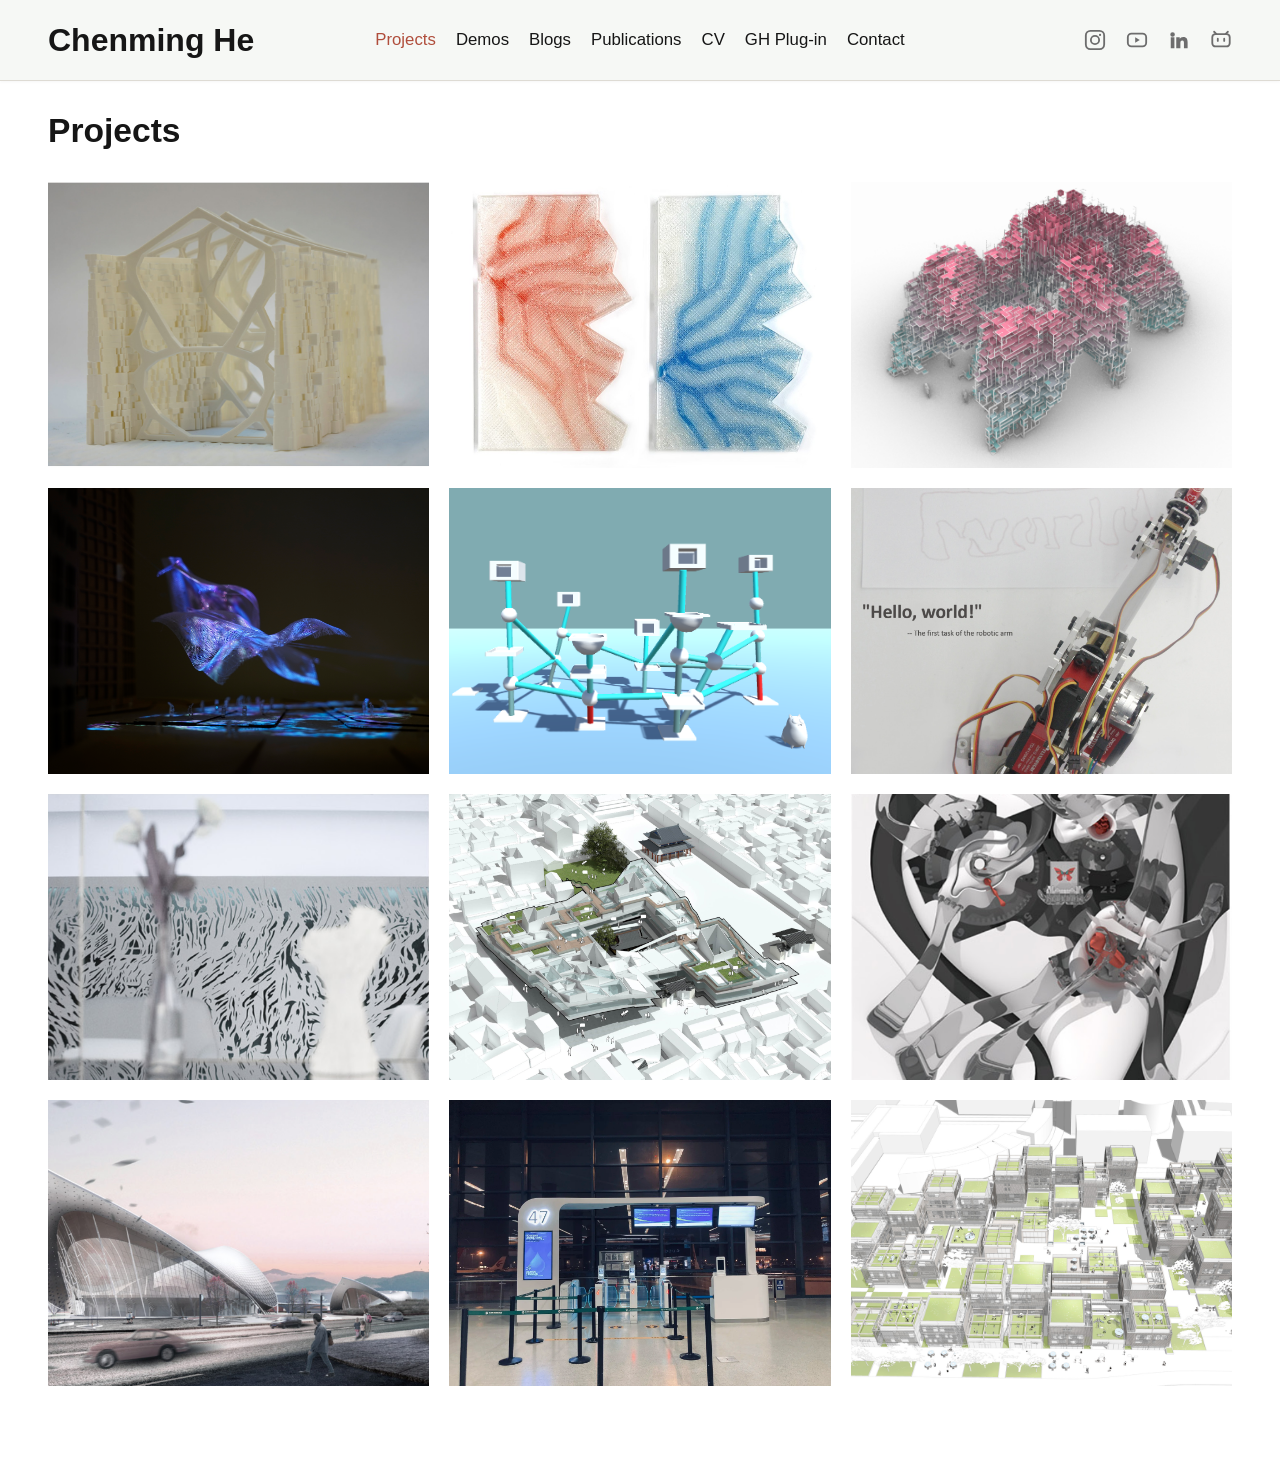
<file: index.html>
<!doctype html>
<html lang="en">
  <head>
    <meta charset="utf-8">
    <meta name="viewport" content="width=device-width, initial-scale=1">
    <title>Chenming He</title>
    <meta name="description" content="Portfolio of Chenming He: computational design, digital fabrication, interactive design, and architectural research.">
    <link rel="stylesheet" href="assets/css/site.css">
  </head>
  <body data-page="projects">
    <a class="skip-link" href="#main">Skip to content</a>
    <header class="site-header">
      <div class="site-header-inner">
      <a class="site-title" href="index.html">Chenming He</a>
      <nav class="site-nav" aria-label="Primary navigation">
        <a href="index.html" aria-current="page">Projects</a>
        <a href="demos.html">Demos</a>
        <a href="blogs.html">Blogs</a>
        <a href="publications.html">Publications</a>
        <a href="cv.html">CV</a>
        <a href="gh-plugins.html">GH Plug-in</a>
        <a href="contact.html">Contact</a>
      </nav>
      <nav class="social-nav" aria-label="Social links">
        <a href="https://instagram.com/chenming_he?igshid=OGQ5ZDc2ODk2ZA==" target="_blank" rel="noreferrer" aria-label="Instagram"><svg viewBox="0 0 24 24" fill="none" stroke="currentColor" stroke-width="2" stroke-linecap="round" stroke-linejoin="round" aria-hidden="true"><rect x="2" y="2" width="20" height="20" rx="5"/><circle cx="12" cy="12" r="4.5"/><circle cx="17.5" cy="6.5" r="1.2" fill="currentColor" stroke="none"/></svg></a>
        <a href="https://www.youtube.com/@chenminghe8218/featured" target="_blank" rel="noreferrer" aria-label="YouTube"><svg viewBox="0 0 24 24" fill="none" stroke="currentColor" stroke-width="2" stroke-linecap="round" stroke-linejoin="round" aria-hidden="true"><rect x="2" y="5" width="20" height="14" rx="4"/><path d="M10 9l5 3-5 3z" fill="currentColor" stroke="none"/></svg></a>
        <a href="http://linkedin.com/in/chenminghe" target="_blank" rel="noreferrer" aria-label="LinkedIn"><svg viewBox="0 0 24 24" fill="currentColor" stroke="none" aria-hidden="true"><path d="M4.98 3.5A2.5 2.5 0 1 0 5 8.5 2.5 2.5 0 0 0 4.98 3.5zM3 9h4v12H3zM9 9h3.8v1.7h.05c.53-1 1.83-2.05 3.77-2.05 4.03 0 4.78 2.65 4.78 6.1V21h-4v-5.4c0-1.29-.02-2.95-1.8-2.95-1.8 0-2.08 1.4-2.08 2.85V21H9z"/></svg></a>
        <a href="https://space.bilibili.com/38767929" target="_blank" rel="noreferrer" aria-label="Bilibili"><svg viewBox="0 0 24 24" fill="none" stroke="currentColor" stroke-width="2" stroke-linecap="round" stroke-linejoin="round" aria-hidden="true"><path d="M7 5.5 4.5 3M17 5.5 19.5 3"/><rect x="2.5" y="5.5" width="19" height="13.5" rx="3.5"/><path d="M8.5 10.5v2.5M15.5 10.5v2.5"/></svg></a>
      </nav>
      </div>
    </header>

    <main id="main" class="page-shell">
      <section class="intro-row" aria-labelledby="project-heading">
        <h1 id="project-heading">Projects</h1>
      </section>

      <section class="project-grid" id="project-grid" aria-label="Project portfolio"></section>
    </main>

    <script src="assets/js/projects.js"></script>
    <script src="assets/js/site.js"></script>
  </body>
</html>
</file>
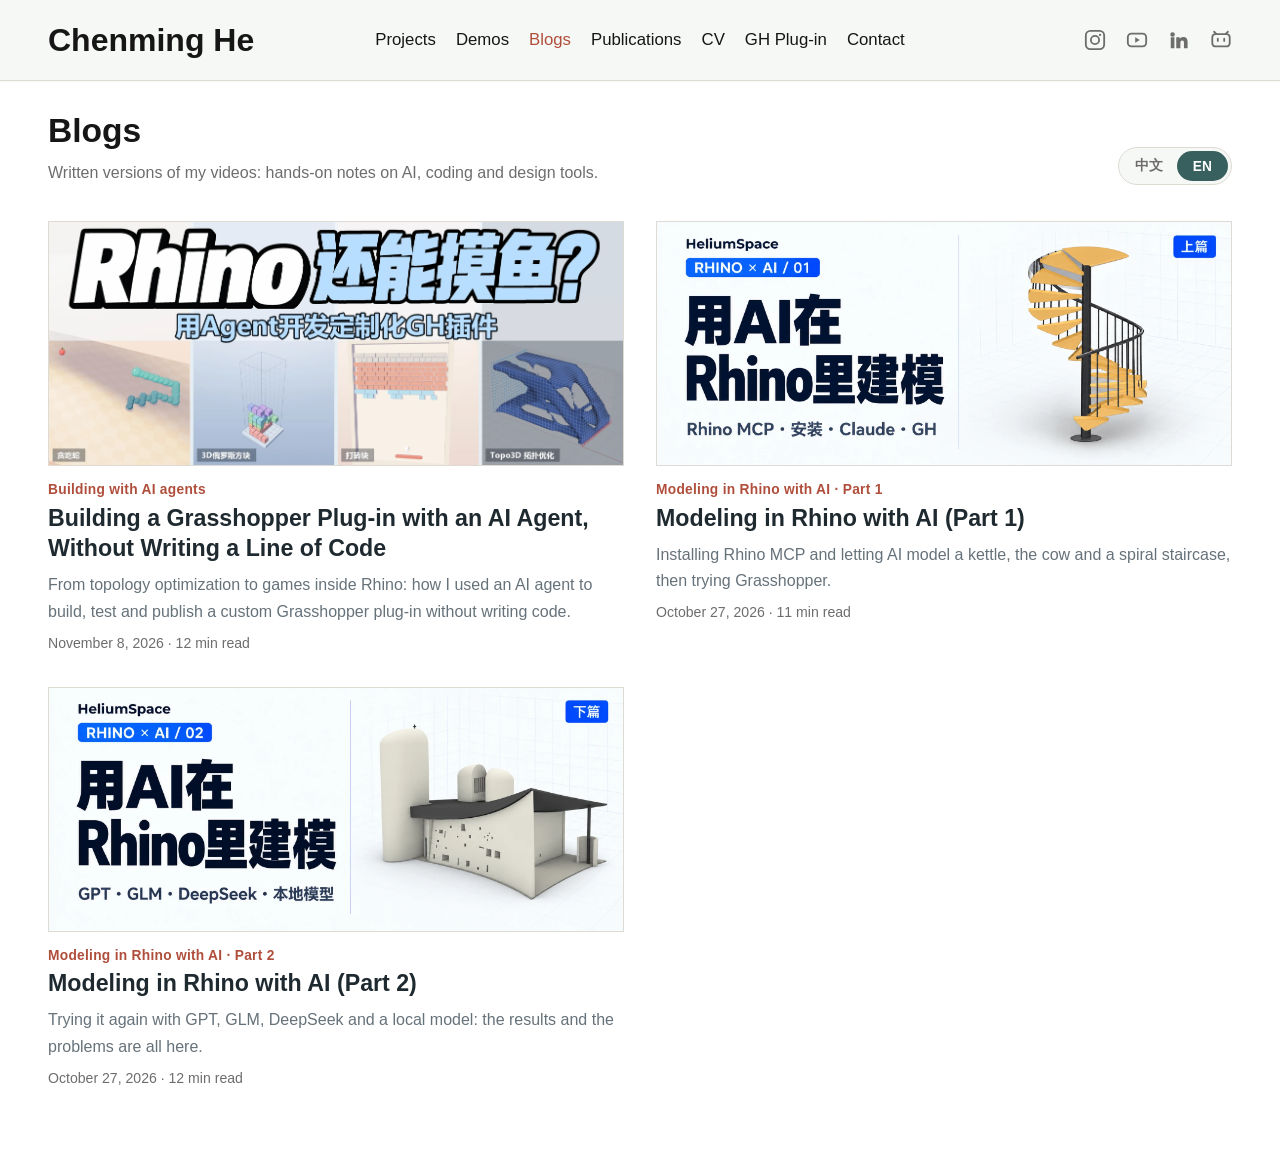
<file: blogs.html>
<!doctype html>
<html lang="en">
  <head>
    <meta charset="utf-8">
    <meta name="viewport" content="width=device-width, initial-scale=1">
    <title>Blogs - Chenming He</title>
    <meta name="description" content="Blog posts by Chenming He on AI, coding and design tools, in Chinese and English.">
    <link rel="stylesheet" href="assets/css/site.css">
    <link rel="stylesheet" href="assets/css/blog.css">
    <link rel="canonical" href="https://chenminghe0126.github.io/blogs.html">
    <script>
(function () {
  var q = new URLSearchParams(location.search).get("lang"), s = null;
  try { s = localStorage.getItem("blog-lang"); } catch (e) {}
  var l = q === "zh" || q === "en" ? q : s === "zh" || s === "en" ? s : (navigator.language || "").toLowerCase().indexOf("zh") === 0 ? "zh" : "en";
  document.documentElement.setAttribute("data-lang", l);
  document.documentElement.lang = l === "zh" ? "zh-CN" : "en";
})();
</script>
  </head>
  <body data-page="blogs">
    <a class="skip-link" href="#main">Skip to content</a>
    <header class="site-header">
      <div class="site-header-inner">
      <a class="site-title" href="index.html">Chenming He</a>
      <nav class="site-nav" aria-label="Primary navigation">
        <a href="index.html">Projects</a>
        <a href="demos.html">Demos</a>
        <a href="blogs.html" aria-current="page">Blogs</a>
        <a href="publications.html">Publications</a>
        <a href="cv.html">CV</a>
        <a href="gh-plugins.html">GH Plug-in</a>
        <a href="contact.html">Contact</a>
      </nav>
      <nav class="social-nav" aria-label="Social links">
        <a href="https://instagram.com/chenming_he?igshid=OGQ5ZDc2ODk2ZA==" target="_blank" rel="noreferrer" aria-label="Instagram"><svg viewBox="0 0 24 24" fill="none" stroke="currentColor" stroke-width="2" stroke-linecap="round" stroke-linejoin="round" aria-hidden="true"><rect x="2" y="2" width="20" height="20" rx="5"/><circle cx="12" cy="12" r="4.5"/><circle cx="17.5" cy="6.5" r="1.2" fill="currentColor" stroke="none"/></svg></a>
        <a href="https://www.youtube.com/@chenminghe8218/featured" target="_blank" rel="noreferrer" aria-label="YouTube"><svg viewBox="0 0 24 24" fill="none" stroke="currentColor" stroke-width="2" stroke-linecap="round" stroke-linejoin="round" aria-hidden="true"><rect x="2" y="5" width="20" height="14" rx="4"/><path d="M10 9l5 3-5 3z" fill="currentColor" stroke="none"/></svg></a>
        <a href="http://linkedin.com/in/chenminghe" target="_blank" rel="noreferrer" aria-label="LinkedIn"><svg viewBox="0 0 24 24" fill="currentColor" stroke="none" aria-hidden="true"><path d="M4.98 3.5A2.5 2.5 0 1 0 5 8.5 2.5 2.5 0 0 0 4.98 3.5zM3 9h4v12H3zM9 9h3.8v1.7h.05c.53-1 1.83-2.05 3.77-2.05 4.03 0 4.78 2.65 4.78 6.1V21h-4v-5.4c0-1.29-.02-2.95-1.8-2.95-1.8 0-2.08 1.4-2.08 2.85V21H9z"/></svg></a>
        <a href="https://space.bilibili.com/38767929" target="_blank" rel="noreferrer" aria-label="Bilibili"><svg viewBox="0 0 24 24" fill="none" stroke="currentColor" stroke-width="2" stroke-linecap="round" stroke-linejoin="round" aria-hidden="true"><path d="M7 5.5 4.5 3M17 5.5 19.5 3"/><rect x="2.5" y="5.5" width="19" height="13.5" rx="3.5"/><path d="M8.5 10.5v2.5M15.5 10.5v2.5"/></svg></a>
      </nav>
      </div>
    </header>

    <main id="main" class="page-shell blog-shell">
      <section class="blog-intro">
        <div>
          <h1>Blogs</h1>
          <p><span data-lang="zh" lang="zh-CN">每期视频的图文版：AI、编程与设计工具的真实使用记录。</span><span data-lang="en" lang="en">Written versions of my videos: hands-on notes on AI, coding and design tools.</span></p>
        </div>
        <div class="lang-switch" role="group" aria-label="Language">
          <button type="button" data-set-lang="zh" lang="zh-CN">中文</button>
          <button type="button" data-set-lang="en" lang="en">EN</button>
        </div>
      </section>
      <section class="blog-list" aria-label="Posts">
        <a class="blog-card" href="blog/agentic-grasshopper-plugin-development.html">
          <div class="blog-card-cover"><img src="assets/blog/agentic-grasshopper-plugin-development/cover.webp?v=26a7394d91ae" alt="" width="2350" height="1000" loading="lazy"></div>
          <div class="blog-card-text">
            <p class="post-kicker"><span data-lang="zh" lang="zh-CN">Agent 开发实录</span><span data-lang="en" lang="en">Building with AI agents</span></p>
            <h2><span data-lang="zh" lang="zh-CN">一行代码不写，用 Agent 开发 Grasshopper 插件</span><span data-lang="en" lang="en">Building a Grasshopper Plug-in with an AI Agent, Without Writing a Line of Code</span></h2>
            <p class="blog-card-dek"><span data-lang="zh" lang="zh-CN">从拓扑优化到 Rhino 摸鱼游戏，分享我一行代码没写，用 Agent 开发、测试并发布定制化 GH 插件的过程。</span><span data-lang="en" lang="en">From topology optimization to games inside Rhino: how I used an AI agent to build, test and publish a custom Grasshopper plug-in without writing code.</span></p>
            <p class="post-meta"><span data-lang="zh" lang="zh-CN">2026 年 11 月 8 日 · 9 分钟阅读</span><span data-lang="en" lang="en">November 8, 2026 · 12 min read</span></p>
          </div>
        </a>
        <a class="blog-card" href="blog/rhino-ai-modeling-1.html">
          <div class="blog-card-cover"><img src="assets/blog/rhino-ai-modeling-1/cover.webp" alt="" width="1921" height="819" loading="lazy"></div>
          <div class="blog-card-text">
            <p class="post-kicker"><span data-lang="zh" lang="zh-CN">用AI在Rhino里建模 · 第 1 篇</span><span data-lang="en" lang="en">Modeling in Rhino with AI · Part 1</span></p>
            <h2><span data-lang="zh" lang="zh-CN">用AI在Rhino里建模（上）</span><span data-lang="en" lang="en">Modeling in Rhino with AI (Part 1)</span></h2>
            <p class="blog-card-dek"><span data-lang="zh" lang="zh-CN">安装 Rhino MCP，让 AI 建水壶、牛牛和旋转楼梯，再试试 Grasshopper。</span><span data-lang="en" lang="en">Installing Rhino MCP and letting AI model a kettle, the cow and a spiral staircase, then trying Grasshopper.</span></p>
            <p class="post-meta"><span data-lang="zh" lang="zh-CN">2026 年 10 月 27 日 · 7 分钟阅读</span><span data-lang="en" lang="en">October 27, 2026 · 11 min read</span></p>
          </div>
        </a>
        <a class="blog-card" href="blog/rhino-ai-modeling-2.html">
          <div class="blog-card-cover"><img src="assets/blog/rhino-ai-modeling-2/cover.webp" alt="" width="1920" height="819" loading="lazy"></div>
          <div class="blog-card-text">
            <p class="post-kicker"><span data-lang="zh" lang="zh-CN">用AI在Rhino里建模 · 第 2 篇</span><span data-lang="en" lang="en">Modeling in Rhino with AI · Part 2</span></p>
            <h2><span data-lang="zh" lang="zh-CN">用AI在Rhino里建模（下）</span><span data-lang="en" lang="en">Modeling in Rhino with AI (Part 2)</span></h2>
            <p class="blog-card-dek"><span data-lang="zh" lang="zh-CN">换 GPT、GLM、DeepSeek 和本地模型再试一遍，效果和问题都在这篇。</span><span data-lang="en" lang="en">Trying it again with GPT, GLM, DeepSeek and a local model: the results and the problems are all here.</span></p>
            <p class="post-meta"><span data-lang="zh" lang="zh-CN">2026 年 10 月 27 日 · 7 分钟阅读</span><span data-lang="en" lang="en">October 27, 2026 · 12 min read</span></p>
          </div>
        </a>
      </section>
    </main>
    <script src="assets/js/blog.js"></script>
  </body>
</html>
</file>
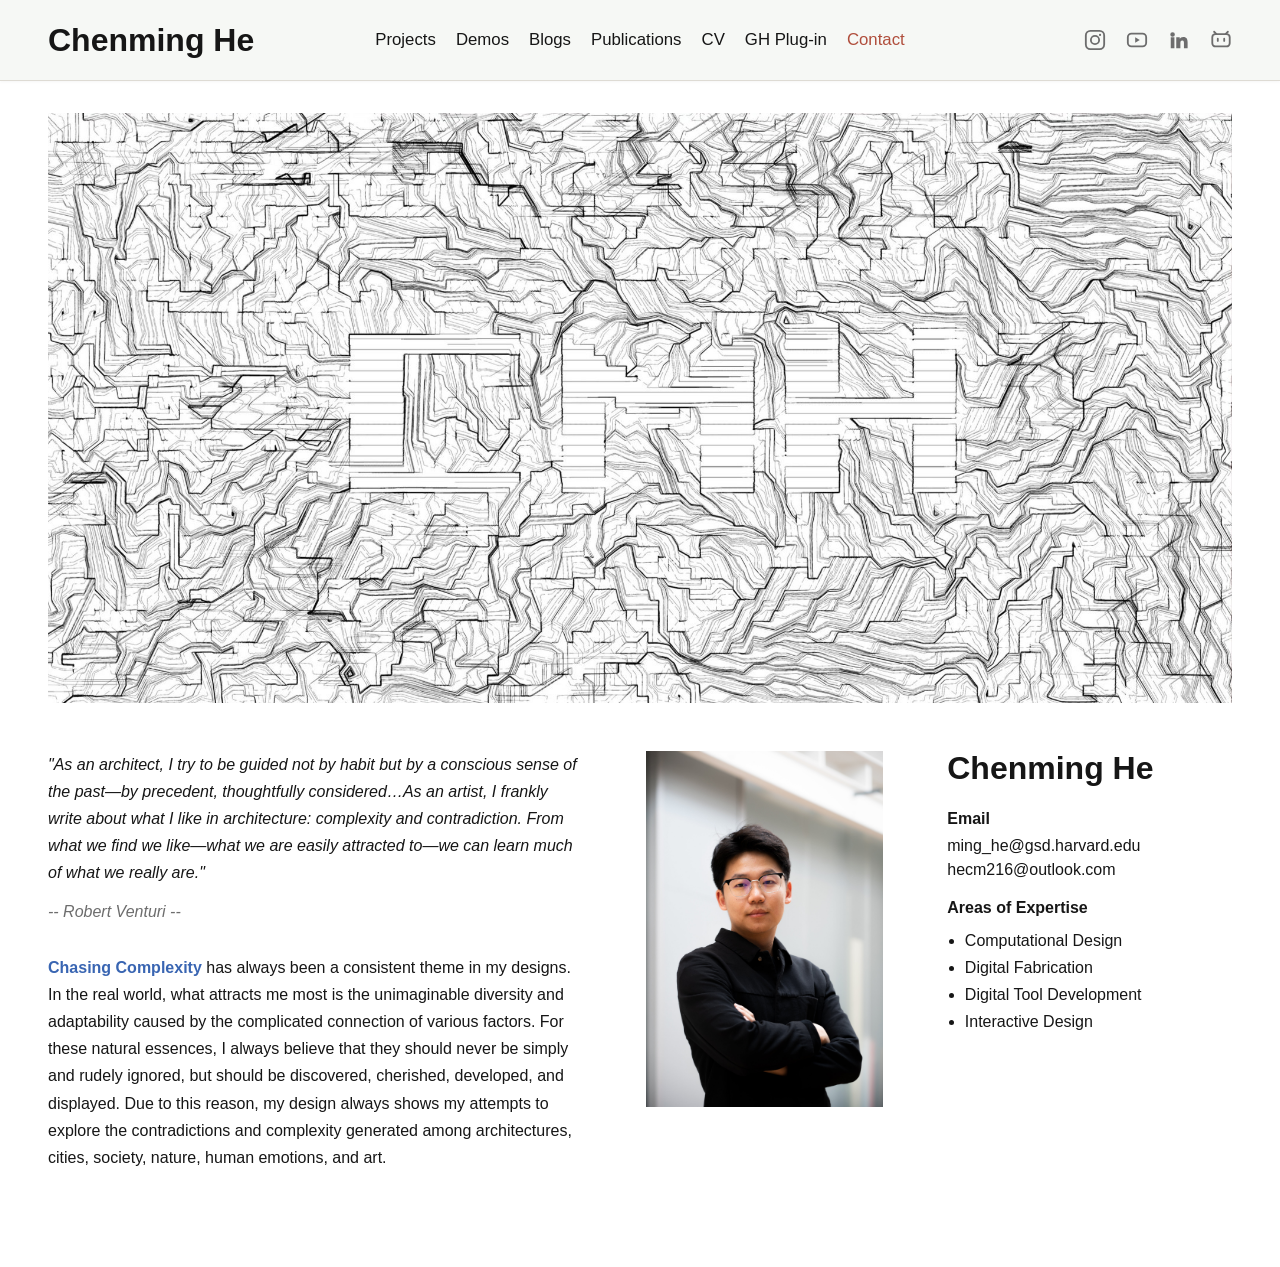
<file: contact.html>
<!doctype html>
<html lang="en">
  <head>
    <meta charset="utf-8">
    <meta name="viewport" content="width=device-width, initial-scale=1">
    <title>Contact - Chenming He</title>
    <meta name="description" content="Contact information and design profile for Chenming He.">
    <link rel="stylesheet" href="assets/css/site.css">
  </head>
  <body data-page="contact">
    <a class="skip-link" href="#main">Skip to content</a>
    <header class="site-header">
      <div class="site-header-inner">
      <a class="site-title" href="index.html">Chenming He</a>
      <nav class="site-nav" aria-label="Primary navigation">
        <a href="index.html">Projects</a>
        <a href="demos.html">Demos</a>
        <a href="blogs.html">Blogs</a>
        <a href="publications.html">Publications</a>
        <a href="cv.html">CV</a>
        <a href="gh-plugins.html">GH Plug-in</a>
        <a href="contact.html" aria-current="page">Contact</a>
      </nav>
      <nav class="social-nav" aria-label="Social links">
        <a href="https://instagram.com/chenming_he?igshid=OGQ5ZDc2ODk2ZA==" target="_blank" rel="noreferrer" aria-label="Instagram"><svg viewBox="0 0 24 24" fill="none" stroke="currentColor" stroke-width="2" stroke-linecap="round" stroke-linejoin="round" aria-hidden="true"><rect x="2" y="2" width="20" height="20" rx="5"/><circle cx="12" cy="12" r="4.5"/><circle cx="17.5" cy="6.5" r="1.2" fill="currentColor" stroke="none"/></svg></a>
        <a href="https://www.youtube.com/@chenminghe8218/featured" target="_blank" rel="noreferrer" aria-label="YouTube"><svg viewBox="0 0 24 24" fill="none" stroke="currentColor" stroke-width="2" stroke-linecap="round" stroke-linejoin="round" aria-hidden="true"><rect x="2" y="5" width="20" height="14" rx="4"/><path d="M10 9l5 3-5 3z" fill="currentColor" stroke="none"/></svg></a>
        <a href="http://linkedin.com/in/chenminghe" target="_blank" rel="noreferrer" aria-label="LinkedIn"><svg viewBox="0 0 24 24" fill="currentColor" stroke="none" aria-hidden="true"><path d="M4.98 3.5A2.5 2.5 0 1 0 5 8.5 2.5 2.5 0 0 0 4.98 3.5zM3 9h4v12H3zM9 9h3.8v1.7h.05c.53-1 1.83-2.05 3.77-2.05 4.03 0 4.78 2.65 4.78 6.1V21h-4v-5.4c0-1.29-.02-2.95-1.8-2.95-1.8 0-2.08 1.4-2.08 2.85V21H9z"/></svg></a>
        <a href="https://space.bilibili.com/38767929" target="_blank" rel="noreferrer" aria-label="Bilibili"><svg viewBox="0 0 24 24" fill="none" stroke="currentColor" stroke-width="2" stroke-linecap="round" stroke-linejoin="round" aria-hidden="true"><path d="M7 5.5 4.5 3M17 5.5 19.5 3"/><rect x="2.5" y="5.5" width="19" height="13.5" rx="3.5"/><path d="M8.5 10.5v2.5M15.5 10.5v2.5"/></svg></a>
      </nav>
      </div>
    </header>

    <main id="main" class="page-shell">
      <figure class="contact-banner">
        <img src="assets/img/contact/banner.jpg" alt="">
      </figure>

      <section class="contact-layout">
        <div class="contact-copy">
          <blockquote>
            "As an architect, I try to be guided not by habit but by a conscious sense of the past—by precedent, thoughtfully considered…As an artist, I frankly write about what I like in architecture: complexity and contradiction. From what we find we like—what we are easily attracted to—we can learn much of what we really are."
            <cite>-- Robert Venturi --</cite>
          </blockquote>
          <p><span class="contact-accent">Chasing Complexity</span> has always been a consistent theme in my designs. In the real world, what attracts me most is the unimaginable diversity and adaptability caused by the complicated connection of various factors. For these natural essences, I always believe that they should never be simply and rudely ignored, but should be discovered, cherished, developed, and displayed. Due to this reason, my design always shows my attempts to explore the contradictions and complexity generated among architectures, cities, society, nature, human emotions, and art.</p>
        </div>

        <figure class="contact-portrait">
          <img src="assets/img/contact/portrait.jpg" alt="Chenming He" loading="lazy">
        </figure>

        <aside class="contact-panel">
          <h1>Chenming He</h1>
          <h2>Email</h2>
          <p><a href="mailto:ming_he@gsd.harvard.edu">ming_he@gsd.harvard.edu</a></p>
          <p><a href="mailto:hecm216@outlook.com">hecm216@outlook.com</a></p>

          <h2>Areas of Expertise</h2>
          <ul>
            <li>Computational Design</li>
            <li>Digital Fabrication</li>
            <li>Digital Tool Development</li>
            <li>Interactive Design</li>
          </ul>
        </aside>
      </section>
    </main>
  </body>
</html>
</file>
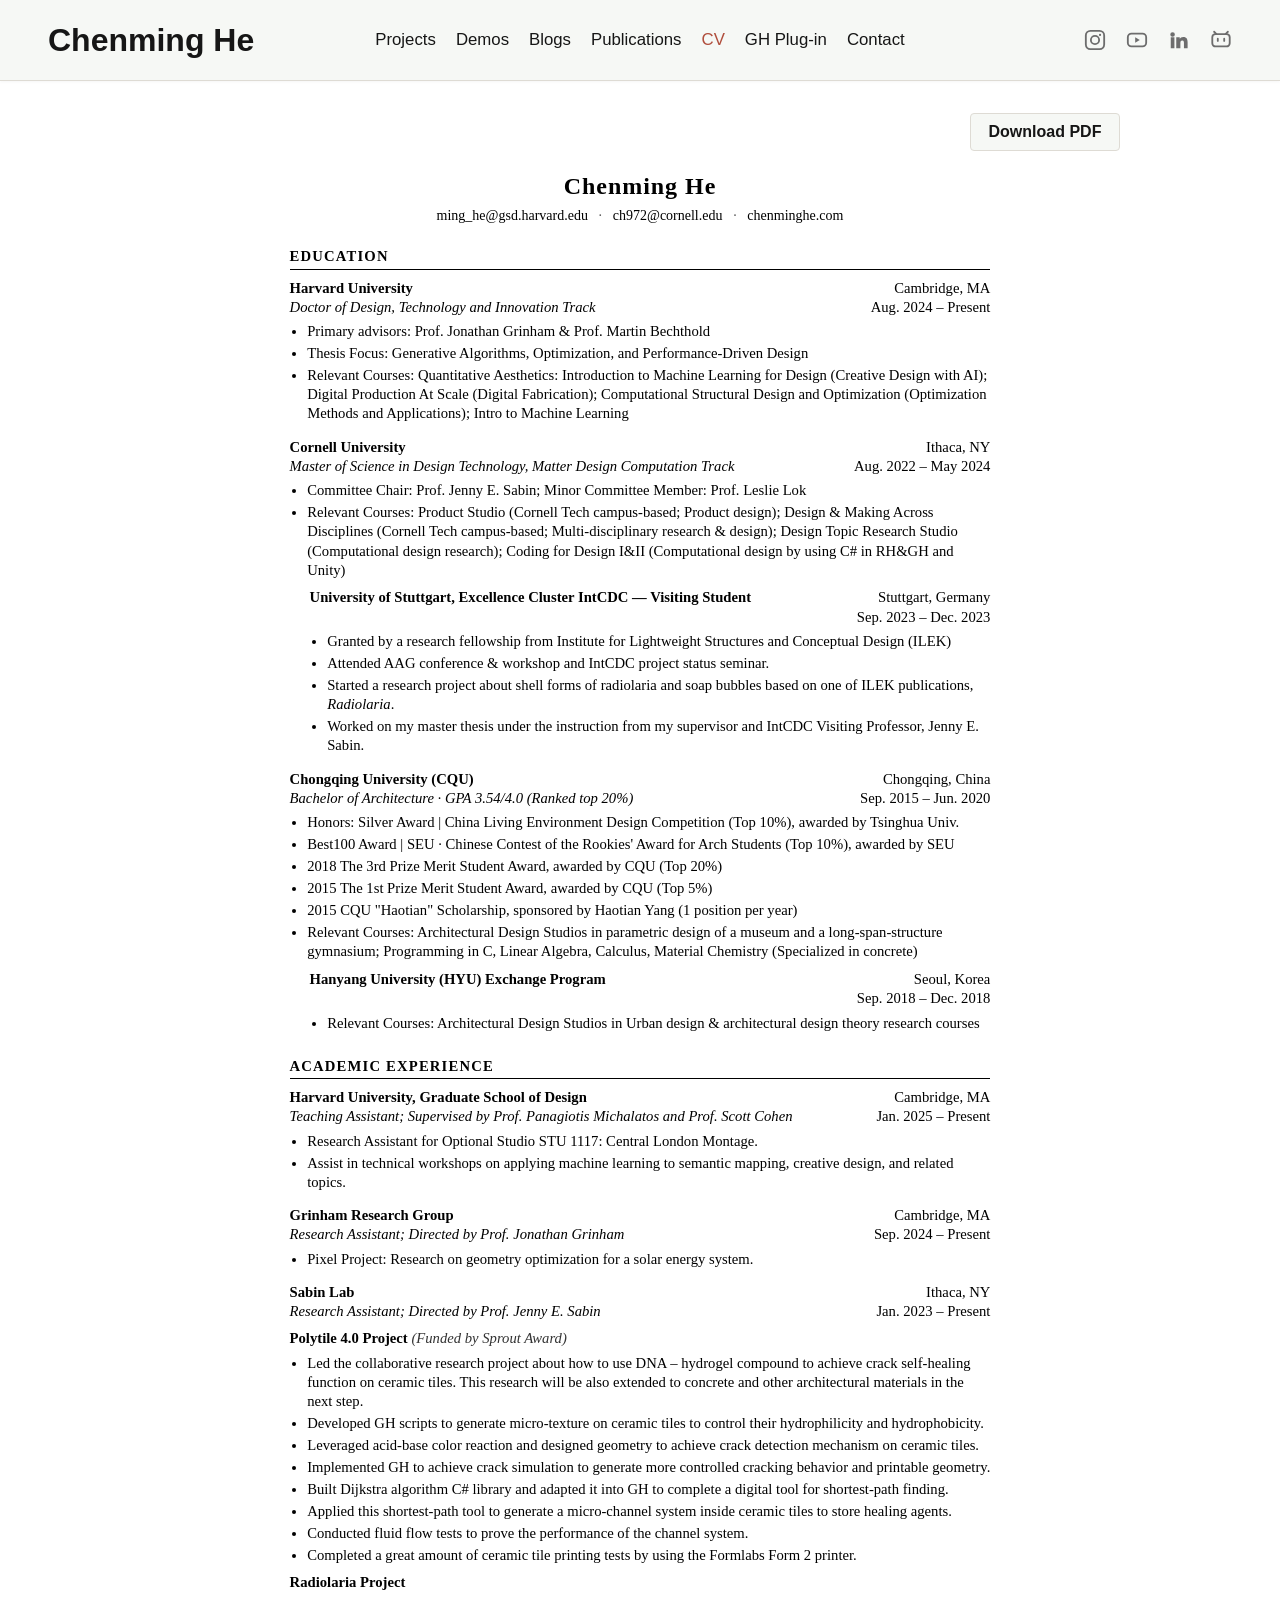
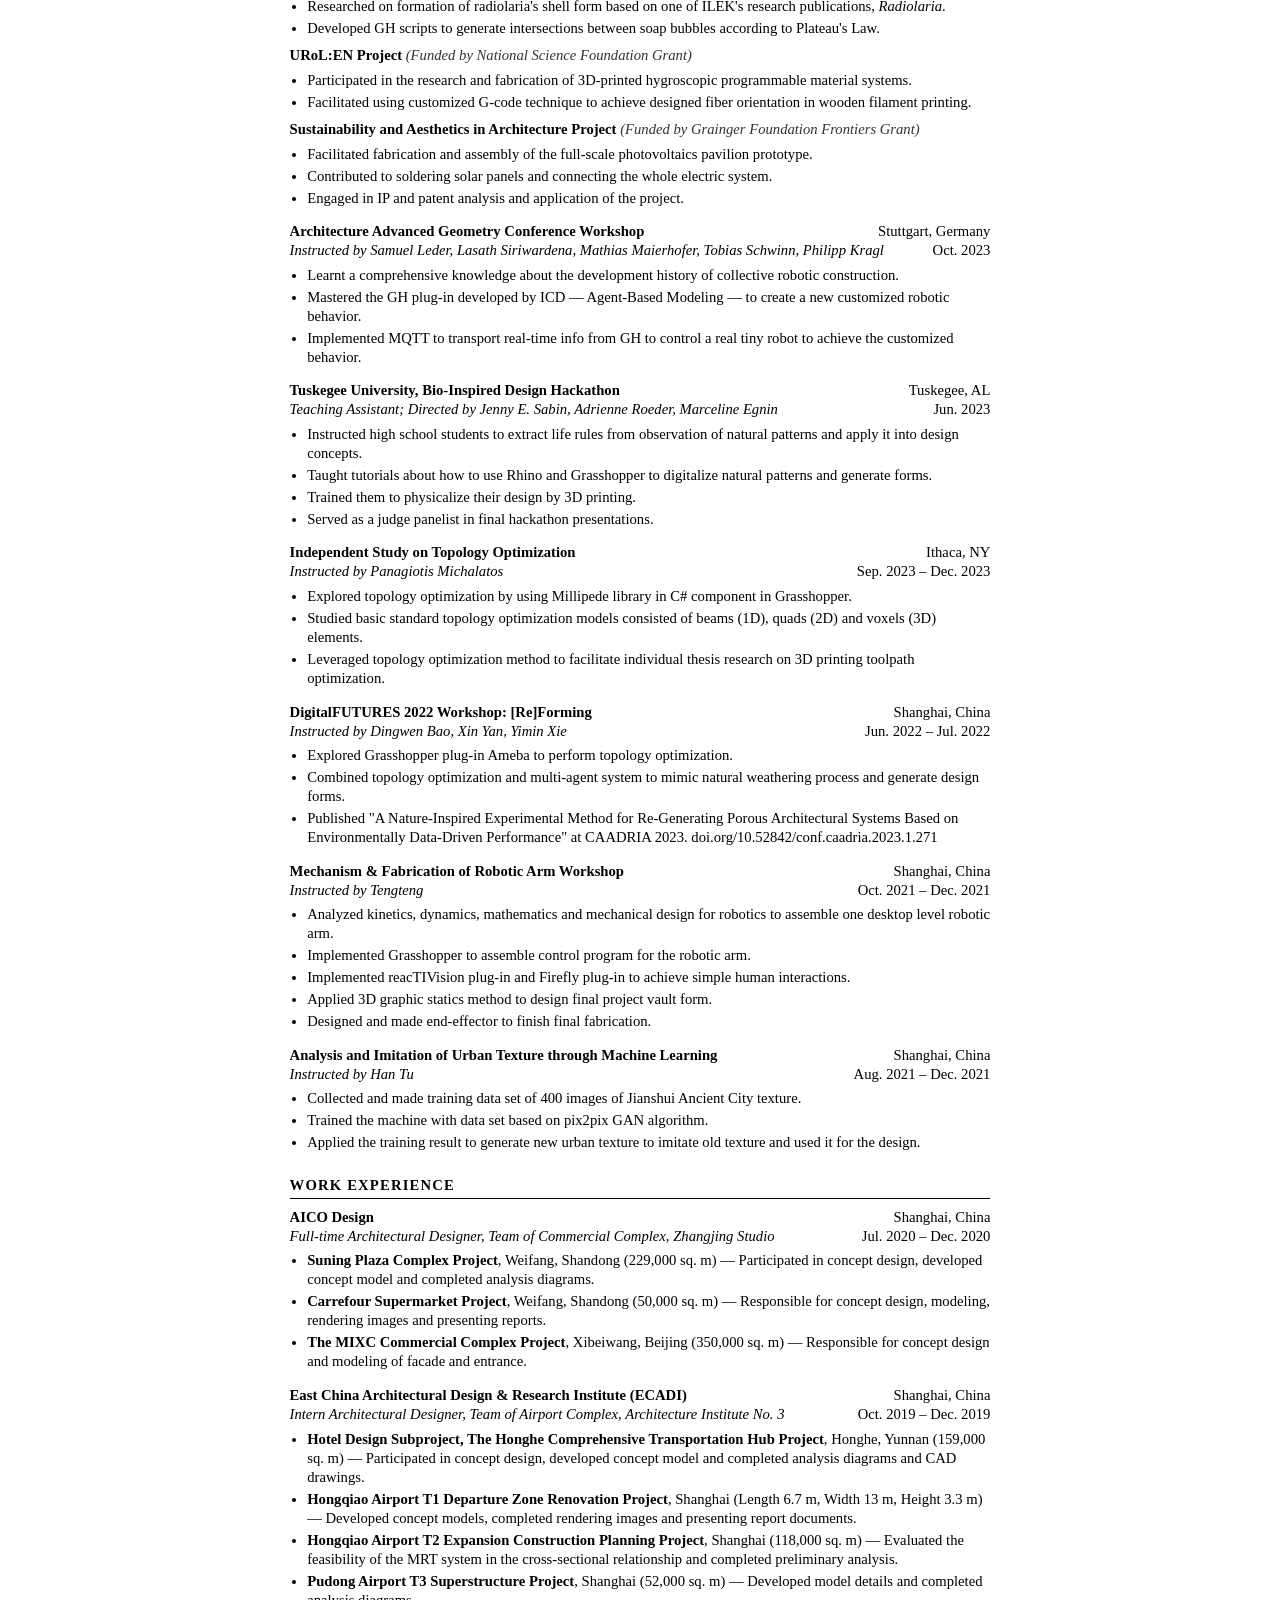
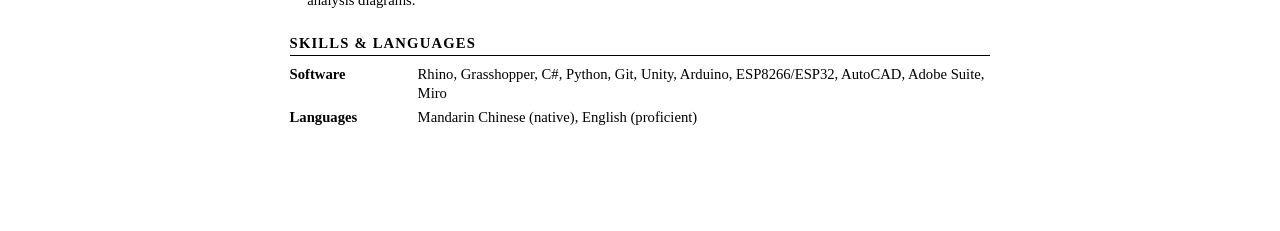
<file: cv.html>
<!doctype html>
<html lang="en">
  <head>
    <meta charset="utf-8">
    <meta name="viewport" content="width=device-width, initial-scale=1">
    <title>CV - Chenming He</title>
    <meta name="description" content="CV of Chenming He.">
    <link rel="stylesheet" href="assets/css/site.css">
  </head>
  <body data-page="cv">
    <a class="skip-link" href="#main">Skip to content</a>
    <header class="site-header">
      <div class="site-header-inner">
      <a class="site-title" href="index.html">Chenming He</a>
      <nav class="site-nav" aria-label="Primary navigation">
        <a href="index.html">Projects</a>
        <a href="demos.html">Demos</a>
        <a href="blogs.html">Blogs</a>
        <a href="publications.html">Publications</a>
        <a href="cv.html" aria-current="page">CV</a>
        <a href="gh-plugins.html">GH Plug-in</a>
        <a href="contact.html">Contact</a>
      </nav>
      <nav class="social-nav" aria-label="Social links">
        <a href="https://instagram.com/chenming_he?igshid=OGQ5ZDc2ODk2ZA==" target="_blank" rel="noreferrer" aria-label="Instagram"><svg viewBox="0 0 24 24" fill="none" stroke="currentColor" stroke-width="2" stroke-linecap="round" stroke-linejoin="round" aria-hidden="true"><rect x="2" y="2" width="20" height="20" rx="5"/><circle cx="12" cy="12" r="4.5"/><circle cx="17.5" cy="6.5" r="1.2" fill="currentColor" stroke="none"/></svg></a>
        <a href="https://www.youtube.com/@chenminghe8218/featured" target="_blank" rel="noreferrer" aria-label="YouTube"><svg viewBox="0 0 24 24" fill="none" stroke="currentColor" stroke-width="2" stroke-linecap="round" stroke-linejoin="round" aria-hidden="true"><rect x="2" y="5" width="20" height="14" rx="4"/><path d="M10 9l5 3-5 3z" fill="currentColor" stroke="none"/></svg></a>
        <a href="http://linkedin.com/in/chenminghe" target="_blank" rel="noreferrer" aria-label="LinkedIn"><svg viewBox="0 0 24 24" fill="currentColor" stroke="none" aria-hidden="true"><path d="M4.98 3.5A2.5 2.5 0 1 0 5 8.5 2.5 2.5 0 0 0 4.98 3.5zM3 9h4v12H3zM9 9h3.8v1.7h.05c.53-1 1.83-2.05 3.77-2.05 4.03 0 4.78 2.65 4.78 6.1V21h-4v-5.4c0-1.29-.02-2.95-1.8-2.95-1.8 0-2.08 1.4-2.08 2.85V21H9z"/></svg></a>
        <a href="https://space.bilibili.com/38767929" target="_blank" rel="noreferrer" aria-label="Bilibili"><svg viewBox="0 0 24 24" fill="none" stroke="currentColor" stroke-width="2" stroke-linecap="round" stroke-linejoin="round" aria-hidden="true"><path d="M7 5.5 4.5 3M17 5.5 19.5 3"/><rect x="2.5" y="5.5" width="19" height="13.5" rx="3.5"/><path d="M8.5 10.5v2.5M15.5 10.5v2.5"/></svg></a>
      </nav>
      </div>
    </header>

    <main id="main" class="page-shell narrow">
      <div class="cv-actions">
        <button type="button" class="btn-download" onclick="window.print()" title="Opens your browser's print dialog — choose &quot;Save as PDF&quot;">Download PDF</button>
      </div>
      <article class="cv">
        <header class="cv-header">
          <h1>Chenming He</h1>
          <p class="cv-contact">
            <a href="mailto:ming_he@gsd.harvard.edu">ming_he@gsd.harvard.edu</a>
            <span aria-hidden="true">·</span>
            <a href="mailto:ch972@cornell.edu">ch972@cornell.edu</a>
            <span aria-hidden="true">·</span>
            <a href="https://chenminghe.com">chenminghe.com</a>
          </p>
        </header>

        <section class="cv-section">
          <h2>Education</h2>

          <div class="cv-entry">
            <div class="cv-entry-head">
              <span class="cv-org">Harvard University</span>
              <span class="cv-loc">Cambridge, MA</span>
            </div>
            <div class="cv-entry-sub">
              <span class="cv-role">Doctor of Design, Technology and Innovation Track</span>
              <span class="cv-date">Aug. 2024 – Present</span>
            </div>
            <ul>
              <li>Primary advisors: Prof. Jonathan Grinham &amp; Prof. Martin Bechthold</li>
              <li>Thesis Focus: Generative Algorithms, Optimization, and Performance-Driven Design</li>
              <li>Relevant Courses: Quantitative Aesthetics: Introduction to Machine Learning for Design (Creative Design with AI); Digital Production At Scale (Digital Fabrication); Computational Structural Design and Optimization (Optimization Methods and Applications); Intro to Machine Learning</li>
            </ul>
          </div>

          <div class="cv-entry">
            <div class="cv-entry-head">
              <span class="cv-org">Cornell University</span>
              <span class="cv-loc">Ithaca, NY</span>
            </div>
            <div class="cv-entry-sub">
              <span class="cv-role">Master of Science in Design Technology, Matter Design Computation Track</span>
              <span class="cv-date">Aug. 2022 – May 2024</span>
            </div>
            <ul>
              <li>Committee Chair: Prof. Jenny E. Sabin; Minor Committee Member: Prof. Leslie Lok</li>
              <li>Relevant Courses: Product Studio (Cornell Tech campus-based; Product design); Design &amp; Making Across Disciplines (Cornell Tech campus-based; Multi-disciplinary research &amp; design); Design Topic Research Studio (Computational design research); Coding for Design I&amp;II (Computational design by using C# in RH&amp;GH and Unity)</li>
            </ul>
            <div class="cv-subentry">
              <div class="cv-entry-head">
                <span class="cv-org">University of Stuttgart, Excellence Cluster IntCDC — Visiting Student</span>
                <span class="cv-loc">Stuttgart, Germany</span>
              </div>
              <div class="cv-entry-sub">
                <span class="cv-role"></span>
                <span class="cv-date">Sep. 2023 – Dec. 2023</span>
              </div>
              <ul>
                <li>Granted by a research fellowship from Institute for Lightweight Structures and Conceptual Design (ILEK)</li>
                <li>Attended AAG conference &amp; workshop and IntCDC project status seminar.</li>
                <li>Started a research project about shell forms of radiolaria and soap bubbles based on one of ILEK publications, <em>Radiolaria</em>.</li>
                <li>Worked on my master thesis under the instruction from my supervisor and IntCDC Visiting Professor, Jenny E. Sabin.</li>
              </ul>
            </div>
          </div>

          <div class="cv-entry">
            <div class="cv-entry-head">
              <span class="cv-org">Chongqing University (CQU)</span>
              <span class="cv-loc">Chongqing, China</span>
            </div>
            <div class="cv-entry-sub">
              <span class="cv-role">Bachelor of Architecture · GPA 3.54/4.0 (Ranked top 20%)</span>
              <span class="cv-date">Sep. 2015 – Jun. 2020</span>
            </div>
            <ul>
              <li>Honors: Silver Award | China Living Environment Design Competition (Top 10%), awarded by Tsinghua Univ.</li>
              <li>Best100 Award | SEU · Chinese Contest of the Rookies' Award for Arch Students (Top 10%), awarded by SEU</li>
              <li>2018 The 3rd Prize Merit Student Award, awarded by CQU (Top 20%)</li>
              <li>2015 The 1st Prize Merit Student Award, awarded by CQU (Top 5%)</li>
              <li>2015 CQU "Haotian" Scholarship, sponsored by Haotian Yang (1 position per year)</li>
              <li>Relevant Courses: Architectural Design Studios in parametric design of a museum and a long-span-structure gymnasium; Programming in C, Linear Algebra, Calculus, Material Chemistry (Specialized in concrete)</li>
            </ul>
            <div class="cv-subentry">
              <div class="cv-entry-head">
                <span class="cv-org">Hanyang University (HYU) Exchange Program</span>
                <span class="cv-loc">Seoul, Korea</span>
              </div>
              <div class="cv-entry-sub">
                <span class="cv-role"></span>
                <span class="cv-date">Sep. 2018 – Dec. 2018</span>
              </div>
              <ul>
                <li>Relevant Courses: Architectural Design Studios in Urban design &amp; architectural design theory research courses</li>
              </ul>
            </div>
          </div>
        </section>

        <section class="cv-section">
          <h2>Academic Experience</h2>

          <div class="cv-entry">
            <div class="cv-entry-head">
              <span class="cv-org">Harvard University, Graduate School of Design</span>
              <span class="cv-loc">Cambridge, MA</span>
            </div>
            <div class="cv-entry-sub">
              <span class="cv-role">Teaching Assistant; Supervised by Prof. Panagiotis Michalatos and Prof. Scott Cohen</span>
              <span class="cv-date">Jan. 2025 – Present</span>
            </div>
            <ul>
              <li>Research Assistant for Optional Studio STU 1117: Central London Montage.</li>
              <li>Assist in technical workshops on applying machine learning to semantic mapping, creative design, and related topics.</li>
            </ul>
          </div>

          <div class="cv-entry">
            <div class="cv-entry-head">
              <span class="cv-org">Grinham Research Group</span>
              <span class="cv-loc">Cambridge, MA</span>
            </div>
            <div class="cv-entry-sub">
              <span class="cv-role">Research Assistant; Directed by Prof. Jonathan Grinham</span>
              <span class="cv-date">Sep. 2024 – Present</span>
            </div>
            <ul>
              <li>Pixel Project: Research on geometry optimization for a solar energy system.</li>
            </ul>
          </div>

          <div class="cv-entry">
            <div class="cv-entry-head">
              <span class="cv-org">Sabin Lab</span>
              <span class="cv-loc">Ithaca, NY</span>
            </div>
            <div class="cv-entry-sub">
              <span class="cv-role">Research Assistant; Directed by Prof. Jenny E. Sabin</span>
              <span class="cv-date">Jan. 2023 – Present</span>
            </div>

            <p class="cv-project">Polytile 4.0 Project <span class="cv-note">(Funded by Sprout Award)</span></p>
            <ul>
              <li>Led the collaborative research project about how to use DNA – hydrogel compound to achieve crack self-healing function on ceramic tiles. This research will be also extended to concrete and other architectural materials in the next step.</li>
              <li>Developed GH scripts to generate micro-texture on ceramic tiles to control their hydrophilicity and hydrophobicity.</li>
              <li>Leveraged acid-base color reaction and designed geometry to achieve crack detection mechanism on ceramic tiles.</li>
              <li>Implemented GH to achieve crack simulation to generate more controlled cracking behavior and printable geometry.</li>
              <li>Built Dijkstra algorithm C# library and adapted it into GH to complete a digital tool for shortest-path finding.</li>
              <li>Applied this shortest-path tool to generate a micro-channel system inside ceramic tiles to store healing agents.</li>
              <li>Conducted fluid flow tests to prove the performance of the channel system.</li>
              <li>Completed a great amount of ceramic tile printing tests by using the Formlabs Form 2 printer.</li>
            </ul>

            <p class="cv-project">Radiolaria Project</p>
            <ul>
              <li>Researched on formation of radiolaria's shell form based on one of ILEK's research publications, <em>Radiolaria</em>.</li>
              <li>Developed GH scripts to generate intersections between soap bubbles according to Plateau's Law.</li>
            </ul>

            <p class="cv-project">URoL:EN Project <span class="cv-note">(Funded by National Science Foundation Grant)</span></p>
            <ul>
              <li>Participated in the research and fabrication of 3D-printed hygroscopic programmable material systems.</li>
              <li>Facilitated using customized G-code technique to achieve designed fiber orientation in wooden filament printing.</li>
            </ul>

            <p class="cv-project">Sustainability and Aesthetics in Architecture Project <span class="cv-note">(Funded by Grainger Foundation Frontiers Grant)</span></p>
            <ul>
              <li>Facilitated fabrication and assembly of the full-scale photovoltaics pavilion prototype.</li>
              <li>Contributed to soldering solar panels and connecting the whole electric system.</li>
              <li>Engaged in IP and patent analysis and application of the project.</li>
            </ul>
          </div>

          <div class="cv-entry">
            <div class="cv-entry-head">
              <span class="cv-org">Architecture Advanced Geometry Conference Workshop</span>
              <span class="cv-loc">Stuttgart, Germany</span>
            </div>
            <div class="cv-entry-sub">
              <span class="cv-role">Instructed by Samuel Leder, Lasath Siriwardena, Mathias Maierhofer, Tobias Schwinn, Philipp Kragl</span>
              <span class="cv-date">Oct. 2023</span>
            </div>
            <ul>
              <li>Learnt a comprehensive knowledge about the development history of collective robotic construction.</li>
              <li>Mastered the GH plug-in developed by ICD — Agent-Based Modeling — to create a new customized robotic behavior.</li>
              <li>Implemented MQTT to transport real-time info from GH to control a real tiny robot to achieve the customized behavior.</li>
            </ul>
          </div>

          <div class="cv-entry">
            <div class="cv-entry-head">
              <span class="cv-org">Tuskegee University, Bio-Inspired Design Hackathon</span>
              <span class="cv-loc">Tuskegee, AL</span>
            </div>
            <div class="cv-entry-sub">
              <span class="cv-role">Teaching Assistant; Directed by Jenny E. Sabin, Adrienne Roeder, Marceline Egnin</span>
              <span class="cv-date">Jun. 2023</span>
            </div>
            <ul>
              <li>Instructed high school students to extract life rules from observation of natural patterns and apply it into design concepts.</li>
              <li>Taught tutorials about how to use Rhino and Grasshopper to digitalize natural patterns and generate forms.</li>
              <li>Trained them to physicalize their design by 3D printing.</li>
              <li>Served as a judge panelist in final hackathon presentations.</li>
            </ul>
          </div>

          <div class="cv-entry">
            <div class="cv-entry-head">
              <span class="cv-org">Independent Study on Topology Optimization</span>
              <span class="cv-loc">Ithaca, NY</span>
            </div>
            <div class="cv-entry-sub">
              <span class="cv-role">Instructed by Panagiotis Michalatos</span>
              <span class="cv-date">Sep. 2023 – Dec. 2023</span>
            </div>
            <ul>
              <li>Explored topology optimization by using Millipede library in C# component in Grasshopper.</li>
              <li>Studied basic standard topology optimization models consisted of beams (1D), quads (2D) and voxels (3D) elements.</li>
              <li>Leveraged topology optimization method to facilitate individual thesis research on 3D printing toolpath optimization.</li>
            </ul>
          </div>

          <div class="cv-entry">
            <div class="cv-entry-head">
              <span class="cv-org">DigitalFUTURES 2022 Workshop: [Re]Forming</span>
              <span class="cv-loc">Shanghai, China</span>
            </div>
            <div class="cv-entry-sub">
              <span class="cv-role">Instructed by Dingwen Bao, Xin Yan, Yimin Xie</span>
              <span class="cv-date">Jun. 2022 – Jul. 2022</span>
            </div>
            <ul>
              <li>Explored Grasshopper plug-in Ameba to perform topology optimization.</li>
              <li>Combined topology optimization and multi-agent system to mimic natural weathering process and generate design forms.</li>
              <li>Published "A Nature-Inspired Experimental Method for Re-Generating Porous Architectural Systems Based on Environmentally Data-Driven Performance" at CAADRIA 2023. <a href="https://doi.org/10.52842/conf.caadria.2023.1.271" target="_blank" rel="noreferrer">doi.org/10.52842/conf.caadria.2023.1.271</a></li>
            </ul>
          </div>

          <div class="cv-entry">
            <div class="cv-entry-head">
              <span class="cv-org">Mechanism &amp; Fabrication of Robotic Arm Workshop</span>
              <span class="cv-loc">Shanghai, China</span>
            </div>
            <div class="cv-entry-sub">
              <span class="cv-role">Instructed by Tengteng</span>
              <span class="cv-date">Oct. 2021 – Dec. 2021</span>
            </div>
            <ul>
              <li>Analyzed kinetics, dynamics, mathematics and mechanical design for robotics to assemble one desktop level robotic arm.</li>
              <li>Implemented Grasshopper to assemble control program for the robotic arm.</li>
              <li>Implemented reacTIVision plug-in and Firefly plug-in to achieve simple human interactions.</li>
              <li>Applied 3D graphic statics method to design final project vault form.</li>
              <li>Designed and made end-effector to finish final fabrication.</li>
            </ul>
          </div>

          <div class="cv-entry">
            <div class="cv-entry-head">
              <span class="cv-org">Analysis and Imitation of Urban Texture through Machine Learning</span>
              <span class="cv-loc">Shanghai, China</span>
            </div>
            <div class="cv-entry-sub">
              <span class="cv-role">Instructed by Han Tu</span>
              <span class="cv-date">Aug. 2021 – Dec. 2021</span>
            </div>
            <ul>
              <li>Collected and made training data set of 400 images of Jianshui Ancient City texture.</li>
              <li>Trained the machine with data set based on pix2pix GAN algorithm.</li>
              <li>Applied the training result to generate new urban texture to imitate old texture and used it for the design.</li>
            </ul>
          </div>
        </section>

        <section class="cv-section">
          <h2>Work Experience</h2>

          <div class="cv-entry">
            <div class="cv-entry-head">
              <span class="cv-org">AICO Design</span>
              <span class="cv-loc">Shanghai, China</span>
            </div>
            <div class="cv-entry-sub">
              <span class="cv-role">Full-time Architectural Designer, Team of Commercial Complex, Zhangjing Studio</span>
              <span class="cv-date">Jul. 2020 – Dec. 2020</span>
            </div>
            <ul>
              <li><strong>Suning Plaza Complex Project</strong>, Weifang, Shandong (229,000 sq. m) — Participated in concept design, developed concept model and completed analysis diagrams.</li>
              <li><strong>Carrefour Supermarket Project</strong>, Weifang, Shandong (50,000 sq. m) — Responsible for concept design, modeling, rendering images and presenting reports.</li>
              <li><strong>The MIXC Commercial Complex Project</strong>, Xibeiwang, Beijing (350,000 sq. m) — Responsible for concept design and modeling of facade and entrance.</li>
            </ul>
          </div>

          <div class="cv-entry">
            <div class="cv-entry-head">
              <span class="cv-org">East China Architectural Design &amp; Research Institute (ECADI)</span>
              <span class="cv-loc">Shanghai, China</span>
            </div>
            <div class="cv-entry-sub">
              <span class="cv-role">Intern Architectural Designer, Team of Airport Complex, Architecture Institute No. 3</span>
              <span class="cv-date">Oct. 2019 – Dec. 2019</span>
            </div>
            <ul>
              <li><strong>Hotel Design Subproject, The Honghe Comprehensive Transportation Hub Project</strong>, Honghe, Yunnan (159,000 sq. m) — Participated in concept design, developed concept model and completed analysis diagrams and CAD drawings.</li>
              <li><strong>Hongqiao Airport T1 Departure Zone Renovation Project</strong>, Shanghai (Length 6.7 m, Width 13 m, Height 3.3 m) — Developed concept models, completed rendering images and presenting report documents.</li>
              <li><strong>Hongqiao Airport T2 Expansion Construction Planning Project</strong>, Shanghai (118,000 sq. m) — Evaluated the feasibility of the MRT system in the cross-sectional relationship and completed preliminary analysis.</li>
              <li><strong>Pudong Airport T3 Superstructure Project</strong>, Shanghai (52,000 sq. m) — Developed model details and completed analysis diagrams.</li>
            </ul>
          </div>
        </section>

        <section class="cv-section">
          <h2>Skills &amp; Languages</h2>
          <dl class="cv-skills">
            <div>
              <dt>Software</dt>
              <dd>Rhino, Grasshopper, C#, Python, Git, Unity, Arduino, ESP8266/ESP32, AutoCAD, Adobe Suite, Miro</dd>
            </div>
            <div>
              <dt>Languages</dt>
              <dd>Mandarin Chinese (native), English (proficient)</dd>
            </div>
          </dl>
        </section>
      </article>
    </main>
  </body>
</html>
</file>
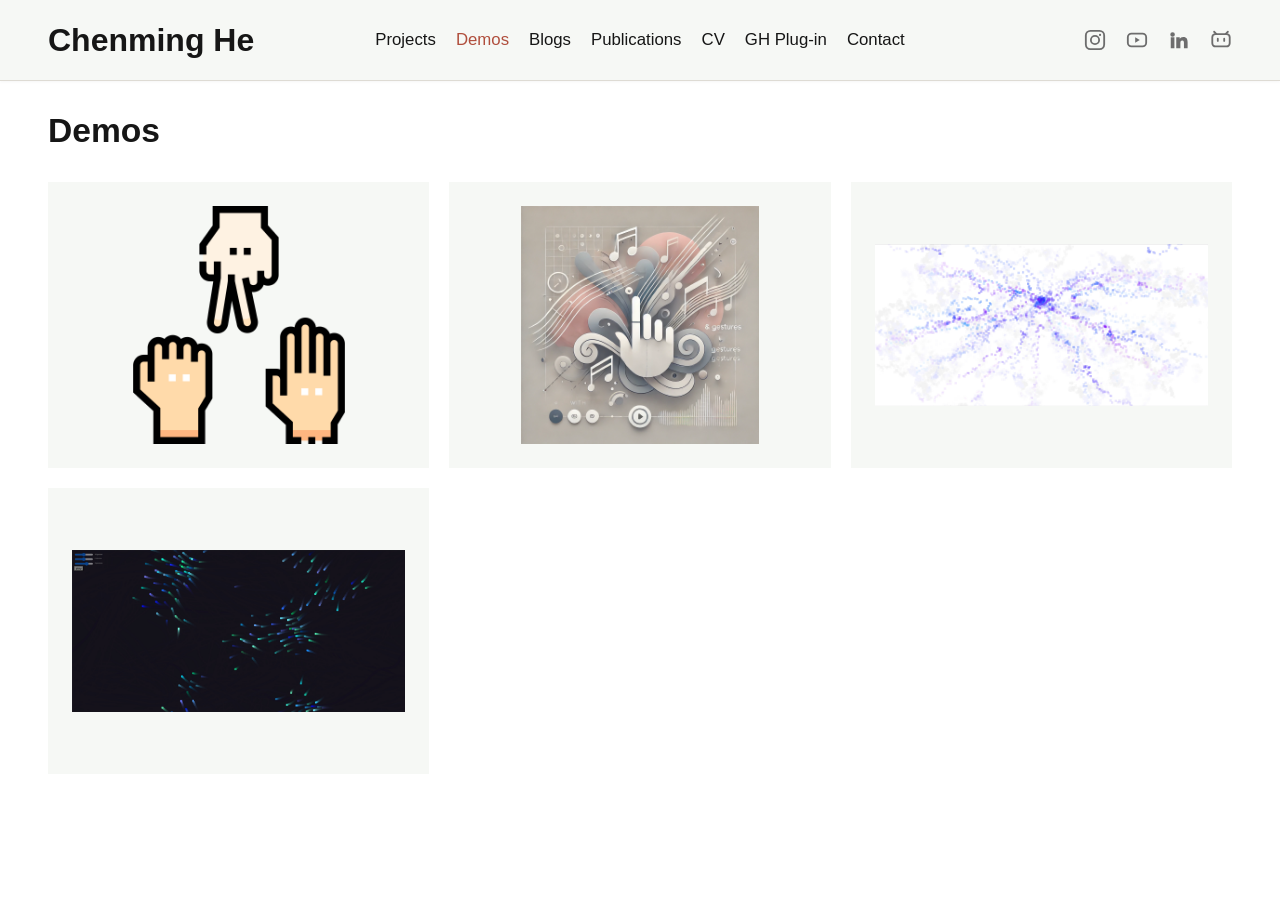
<file: demos.html>
<!doctype html>
<html lang="en">
  <head>
    <meta charset="utf-8">
    <meta name="viewport" content="width=device-width, initial-scale=1">
    <title>Demos - Chenming He</title>
    <meta name="description" content="Interactive coding demos by Chenming He: games, generative sketches, and audiovisual experiments.">
    <link rel="stylesheet" href="assets/css/site.css">
  </head>
  <body data-page="demos">
    <a class="skip-link" href="#main">Skip to content</a>
    <header class="site-header">
      <div class="site-header-inner">
      <a class="site-title" href="index.html">Chenming He</a>
      <nav class="site-nav" aria-label="Primary navigation">
        <a href="index.html">Projects</a>
        <a href="demos.html" aria-current="page">Demos</a>
        <a href="blogs.html">Blogs</a>
        <a href="publications.html">Publications</a>
        <a href="cv.html">CV</a>
        <a href="gh-plugins.html">GH Plug-in</a>
        <a href="contact.html">Contact</a>
      </nav>
      <nav class="social-nav" aria-label="Social links">
        <a href="https://instagram.com/chenming_he?igshid=OGQ5ZDc2ODk2ZA==" target="_blank" rel="noreferrer" aria-label="Instagram"><svg viewBox="0 0 24 24" fill="none" stroke="currentColor" stroke-width="2" stroke-linecap="round" stroke-linejoin="round" aria-hidden="true"><rect x="2" y="2" width="20" height="20" rx="5"/><circle cx="12" cy="12" r="4.5"/><circle cx="17.5" cy="6.5" r="1.2" fill="currentColor" stroke="none"/></svg></a>
        <a href="https://www.youtube.com/@chenminghe8218/featured" target="_blank" rel="noreferrer" aria-label="YouTube"><svg viewBox="0 0 24 24" fill="none" stroke="currentColor" stroke-width="2" stroke-linecap="round" stroke-linejoin="round" aria-hidden="true"><rect x="2" y="5" width="20" height="14" rx="4"/><path d="M10 9l5 3-5 3z" fill="currentColor" stroke="none"/></svg></a>
        <a href="http://linkedin.com/in/chenminghe" target="_blank" rel="noreferrer" aria-label="LinkedIn"><svg viewBox="0 0 24 24" fill="currentColor" stroke="none" aria-hidden="true"><path d="M4.98 3.5A2.5 2.5 0 1 0 5 8.5 2.5 2.5 0 0 0 4.98 3.5zM3 9h4v12H3zM9 9h3.8v1.7h.05c.53-1 1.83-2.05 3.77-2.05 4.03 0 4.78 2.65 4.78 6.1V21h-4v-5.4c0-1.29-.02-2.95-1.8-2.95-1.8 0-2.08 1.4-2.08 2.85V21H9z"/></svg></a>
        <a href="https://space.bilibili.com/38767929" target="_blank" rel="noreferrer" aria-label="Bilibili"><svg viewBox="0 0 24 24" fill="none" stroke="currentColor" stroke-width="2" stroke-linecap="round" stroke-linejoin="round" aria-hidden="true"><path d="M7 5.5 4.5 3M17 5.5 19.5 3"/><rect x="2.5" y="5.5" width="19" height="13.5" rx="3.5"/><path d="M8.5 10.5v2.5M15.5 10.5v2.5"/></svg></a>
      </nav>
      </div>
    </header>

    <main id="main" class="page-shell">
      <section class="intro-row">
        <h1>Demos</h1>
      </section>

      <section class="project-grid demo-grid" aria-label="Interactive demos">
        <a class="project-card demo-card" href="demos/html/RPS.html">
          <img src="demos/images/rps.png" alt="Paper Rock Scissors">
          <span>Paper Rock Scissors</span>
        </a>
        <a class="project-card demo-card" href="demos/html/drawingApp.html">
          <img src="demos/images/drawingApp.JPG" alt="Drawing App">
          <span>Drawing App</span>
        </a>
        <a class="project-card demo-card" href="demos/html/multiAgent.html">
          <img src="demos/images/multiAgent.png" alt="BasicAgentSystem">
          <span>BasicAgentSystem</span>
        </a>
        <a class="project-card demo-card" href="demos/html/boids.html">
          <img src="demos/images/boids.png" alt="Boids &amp; Music">
          <span>Boids &amp; Music</span>
        </a>
      </section>
    </main>
  </body>
</html>
</file>
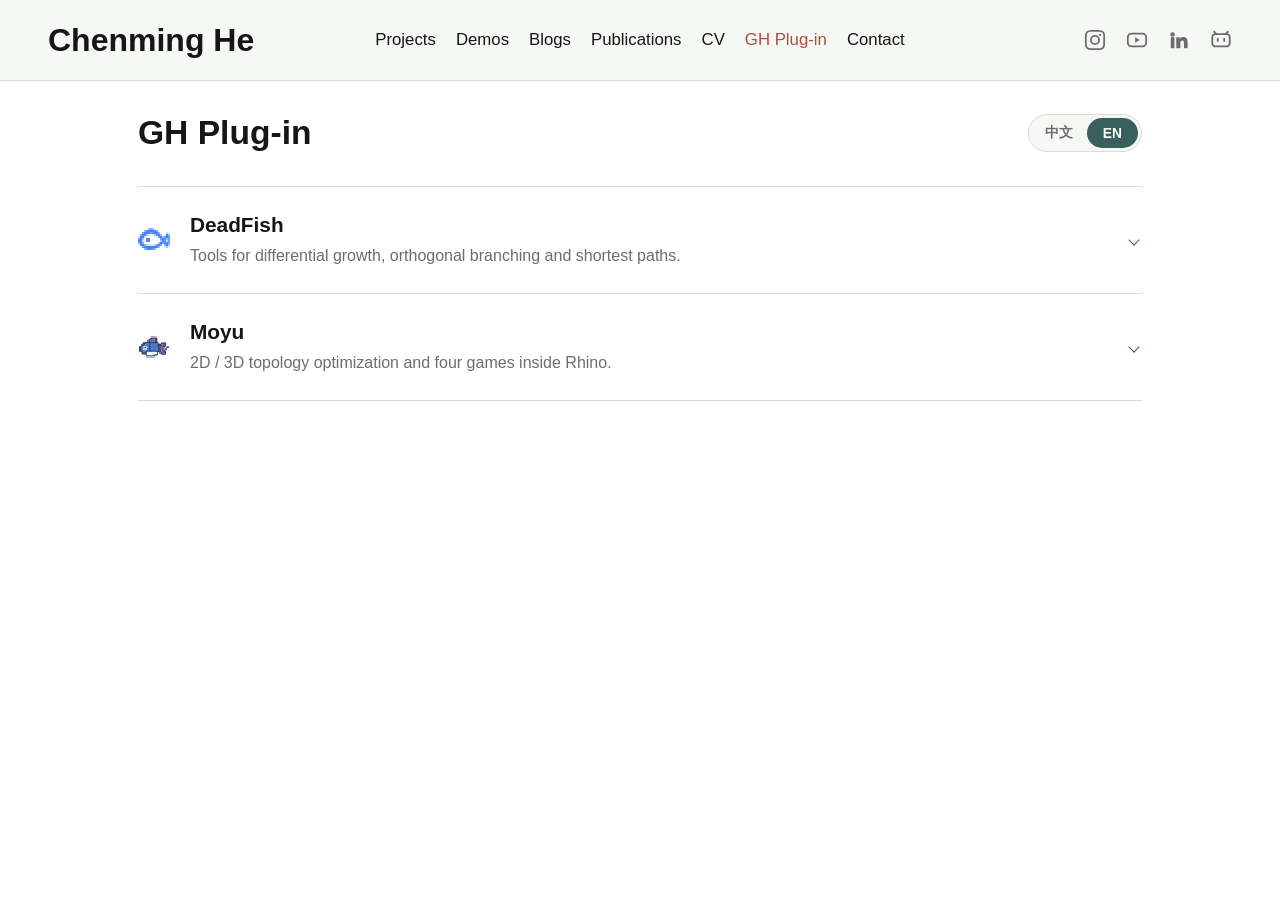
<file: gh-plugins.html>
<!doctype html>
<html lang="en" data-lang="en">
  <head>
    <meta charset="utf-8">
    <meta name="viewport" content="width=device-width, initial-scale=1">
    <title>GH Plug-in - Chenming He</title>
    <meta name="description" content="DeadFish and Moyu: Grasshopper plug-ins by Chenming He.">
    <link rel="canonical" href="https://chenminghe0126.github.io/gh-plugins.html">
    <link rel="stylesheet" href="assets/css/site.css">
    <link rel="stylesheet" href="assets/css/blog.css">
    <link rel="stylesheet" href="assets/css/gh-plugins.css?v=16a99cf38438">
    <script>
(function () {
  var q = new URLSearchParams(location.search).get("lang"), s = null;
  try { s = localStorage.getItem("blog-lang"); } catch (e) {}
  var l = q === "zh" || q === "en" ? q : s === "zh" || s === "en" ? s : (navigator.language || "").toLowerCase().indexOf("zh") === 0 ? "zh" : "en";
  document.documentElement.setAttribute("data-lang", l);
  document.documentElement.lang = l === "zh" ? "zh-CN" : "en";
})();
</script>
  </head>
  <body data-page="gh-plugins" data-title-zh="GH Plug-in - Chenming He" data-title-en="GH Plug-in - Chenming He">
    <a class="skip-link" href="#main">Skip to content</a>
    <header class="site-header">
      <div class="site-header-inner">
      <a class="site-title" href="index.html">Chenming He</a>
      <nav class="site-nav" aria-label="Primary navigation">
        <a href="index.html">Projects</a>
        <a href="demos.html">Demos</a>
        <a href="blogs.html">Blogs</a>
        <a href="publications.html">Publications</a>
        <a href="cv.html">CV</a>
        <a href="gh-plugins.html" aria-current="page">GH Plug-in</a>
        <a href="contact.html">Contact</a>
      </nav>
      <nav class="social-nav" aria-label="Social links">
        <a href="https://instagram.com/chenming_he?igshid=OGQ5ZDc2ODk2ZA==" target="_blank" rel="noreferrer" aria-label="Instagram"><svg viewBox="0 0 24 24" fill="none" stroke="currentColor" stroke-width="2" stroke-linecap="round" stroke-linejoin="round" aria-hidden="true"><rect x="2" y="2" width="20" height="20" rx="5"/><circle cx="12" cy="12" r="4.5"/><circle cx="17.5" cy="6.5" r="1.2" fill="currentColor" stroke="none"/></svg></a>
        <a href="https://www.youtube.com/@chenminghe8218/featured" target="_blank" rel="noreferrer" aria-label="YouTube"><svg viewBox="0 0 24 24" fill="none" stroke="currentColor" stroke-width="2" stroke-linecap="round" stroke-linejoin="round" aria-hidden="true"><rect x="2" y="5" width="20" height="14" rx="4"/><path d="M10 9l5 3-5 3z" fill="currentColor" stroke="none"/></svg></a>
        <a href="http://linkedin.com/in/chenminghe" target="_blank" rel="noreferrer" aria-label="LinkedIn"><svg viewBox="0 0 24 24" fill="currentColor" stroke="none" aria-hidden="true"><path d="M4.98 3.5A2.5 2.5 0 1 0 5 8.5 2.5 2.5 0 0 0 4.98 3.5zM3 9h4v12H3zM9 9h3.8v1.7h.05c.53-1 1.83-2.05 3.77-2.05 4.03 0 4.78 2.65 4.78 6.1V21h-4v-5.4c0-1.29-.02-2.95-1.8-2.95-1.8 0-2.08 1.4-2.08 2.85V21H9z"/></svg></a>
        <a href="https://space.bilibili.com/38767929" target="_blank" rel="noreferrer" aria-label="Bilibili"><svg viewBox="0 0 24 24" fill="none" stroke="currentColor" stroke-width="2" stroke-linecap="round" stroke-linejoin="round" aria-hidden="true"><path d="M7 5.5 4.5 3M17 5.5 19.5 3"/><rect x="2.5" y="5.5" width="19" height="13.5" rx="3.5"/><path d="M8.5 10.5v2.5M15.5 10.5v2.5"/></svg></a>
      </nav>
      </div>
    </header>

    <main id="main" class="page-shell plugins-shell">
      <section class="plugins-intro" aria-labelledby="plugins-title">
        <h1 id="plugins-title">GH Plug-in</h1>
        <div class="lang-switch" role="group" aria-label="Language">
          <button type="button" data-set-lang="zh" lang="zh-CN">中文</button>
          <button type="button" data-set-lang="en" lang="en">EN</button>
        </div>
      </section>
      <section class="plugin-list" aria-label="Grasshopper plug-ins">
        <details class="plugin" id="deadfish">
          <summary class="plugin-summary" aria-labelledby="deadfish-title">
            <img class="plugin-icon" src="assets/img/plugins/deadfish-icon.png" alt="" width="32" height="32">
            <span class="plugin-copy">
              <span class="plugin-name" id="deadfish-title">DeadFish</span>
              <span class="plugin-teaser"><span data-lang="zh" lang="zh-CN">差异生长、正交分支与最短路径工具。</span><span data-lang="en" lang="en">Tools for differential growth, orthogonal branching and shortest paths.</span></span>
            </span>
            <span class="plugin-chevron" aria-hidden="true"></span>
          </summary>
          <div class="plugin-panel">
            <div class="plugin-description">
              <p><span data-lang="zh" lang="zh-CN">DeadFish 将差异生长、正交分支和 Dijkstra 最短路径封装为 Grasshopper 组件：差异生长生成可调密度的空间填充纹理，正交分支生成直角树状结构，Dijkstra 在节点与连线构成的图中寻找最短路径。</span><span data-lang="en" lang="en">DeadFish brings three algorithms into Grasshopper: differential growth generates space-filling patterns with adjustable density; orthogonal branching creates rectangular, tree-like structures; and Dijkstra finds shortest paths through a graph of nodes and connections.</span></p>
              <p><span data-lang="zh" lang="zh-CN">另提供基于 Geometry3Sharp 的网格减面与体素化工具，用于形态生成和几何处理。</span><span data-lang="en" lang="en">Additional tools built on Geometry3Sharp provide mesh reduction and voxelization for geometry processing.</span></p>
            </div>
            <p class="plugin-actions"><a class="plugin-link" href="https://www.food4rhino.com/en/app/deadfish" target="_blank" rel="noopener noreferrer">food4Rhino <span aria-hidden="true">↗</span></a></p>
            <div class="plugin-gallery">
              <figure class="post-figure">
                <img src="assets/img/plugins/examples/deadfish-01-differential-growth-surface.webp" alt="Differential growth: a continuous pattern over a surface." width="808" height="686" loading="lazy" decoding="async">
                <figcaption><span data-lang="zh" lang="zh-CN">差异生长：在曲面上生成连续纹理。</span><span data-lang="en" lang="en">Differential growth: a continuous pattern over a surface.</span></figcaption>
              </figure>
              <figure class="post-figure">
                <img src="assets/img/plugins/examples/deadfish-02-differential-growth-sample.webp" alt="A physical sample with differential-growth texture." width="1072" height="797" loading="lazy" decoding="async">
                <figcaption><span data-lang="zh" lang="zh-CN">差异生长纹理的实体样件。</span><span data-lang="en" lang="en">A physical sample with differential-growth texture.</span></figcaption>
              </figure>
              <figure class="post-figure">
                <img src="assets/img/plugins/examples/deadfish-03-dijkstra-mesh.webp" alt="Dijkstra: a shortest path through mesh vertices." width="967" height="819" loading="lazy" decoding="async">
                <figcaption><span data-lang="zh" lang="zh-CN">Dijkstra：网格节点之间的最短路径。</span><span data-lang="en" lang="en">Dijkstra: a shortest path through mesh vertices.</span></figcaption>
              </figure>
              <figure class="post-figure">
                <img src="assets/img/plugins/examples/deadfish-04-dijkstra-surface.webp" alt="Displaying a shortest path on the surface." width="910" height="819" loading="lazy" decoding="async">
                <figcaption><span data-lang="zh" lang="zh-CN">最短路径在曲面上的显示。</span><span data-lang="en" lang="en">Displaying a shortest path on the surface.</span></figcaption>
              </figure>
              <figure class="post-figure">
                <img src="assets/img/plugins/examples/deadfish-05-dijkstra-network.webp" alt="A branching network formed from shortest paths." width="864" height="809" loading="lazy" decoding="async">
                <figcaption><span data-lang="zh" lang="zh-CN">由最短路径构成的分支网络。</span><span data-lang="en" lang="en">A branching network formed from shortest paths.</span></figcaption>
              </figure>
              <figure class="post-figure">
                <img src="assets/img/plugins/examples/deadfish-06-dijkstra-network-result.webp" alt="A solid representation of the path network." width="888" height="811" loading="lazy" decoding="async">
                <figcaption><span data-lang="zh" lang="zh-CN">路径网络的实体化显示。</span><span data-lang="en" lang="en">A solid representation of the path network.</span></figcaption>
              </figure>
              <figure class="post-figure">
                <img src="assets/img/plugins/examples/deadfish-07-orthogonal-branching.webp" alt="Orthogonal branching: a structure grown along perpendicular directions." width="851" height="782" loading="lazy" decoding="async">
                <figcaption><span data-lang="zh" lang="zh-CN">正交分支：沿直角方向生成分支结构。</span><span data-lang="en" lang="en">Orthogonal branching: a structure grown along perpendicular directions.</span></figcaption>
              </figure>
              <figure class="post-figure">
                <img src="assets/img/plugins/examples/deadfish-08-geometry3sharp.webp" alt="Geometry3Sharp: mesh reduction and voxelization." width="2112" height="1000" loading="lazy" decoding="async">
                <figcaption><span data-lang="zh" lang="zh-CN">Geometry3Sharp：网格减面与体素化。</span><span data-lang="en" lang="en">Geometry3Sharp: mesh reduction and voxelization.</span></figcaption>
              </figure>
            </div>
          </div>
        </details>
        <details class="plugin" id="moyu">
          <summary class="plugin-summary" aria-labelledby="moyu-title">
            <img class="plugin-icon" src="assets/img/plugins/moyu-icon.png" alt="" width="32" height="32">
            <span class="plugin-copy">
              <span class="plugin-name" id="moyu-title">Moyu</span>
              <span class="plugin-teaser"><span data-lang="zh" lang="zh-CN">2D / 3D 拓扑优化，以及四款 Rhino 小游戏。</span><span data-lang="en" lang="en">2D / 3D topology optimization and four games inside Rhino.</span></span>
            </span>
            <span class="plugin-chevron" aria-hidden="true"></span>
          </summary>
          <div class="plugin-panel">
            <div class="plugin-description">
              <p><span data-lang="zh" lang="zh-CN">提供 2D 像素与 3D 体素拓扑优化。定义设计域、荷载、支撑和保留区域后，用 SIMP 方法迭代调整材料密度，在材料用量约束下提高结构刚度；结果可输出为轮廓曲线、体素或等值面网格。</span><span data-lang="en" lang="en">Moyu offers 2D pixel and 3D voxel topology optimization. Define the domain, loads, supports and preserved regions, then use SIMP to iteratively redistribute material density for stiffness under a material-volume constraint. Results can be extracted as contour curves, voxels or an isosurface mesh.</span></p>
              <p><span data-lang="zh" lang="zh-CN">另有叠楼、贪吃蛇、打砖块和雨燕四款 Rhino 视口游戏，均带老板键，可切换成体量、景观、立面或剖面研究画面。</span><span data-lang="en" lang="en">It also includes four Rhino viewport games: falling blocks, Snake, brick breaker and a flying game. Each has a boss key that switches to a massing, landscape, facade or section study.</span></p>
            </div>
            <p class="plugin-actions"><a class="plugin-link" href="https://www.food4rhino.com/en/app/moyu?lang=en" target="_blank" rel="noopener noreferrer">food4Rhino <span aria-hidden="true">↗</span></a></p>
            <div class="plugin-gallery">
              <figure class="post-figure">
                <img src="assets/img/plugins/examples/moyu-01-topology-2d.webp" alt="2D SIMP topology optimization of an L-shaped bracket." width="712" height="712" loading="lazy" decoding="async">
                <figcaption><span data-lang="zh" lang="zh-CN">2D SIMP 拓扑优化：带孔 L 形支架。</span><span data-lang="en" lang="en">2D SIMP topology optimization of an L-shaped bracket.</span></figcaption>
              </figure>
              <figure class="post-figure">
                <img src="assets/img/plugins/examples/moyu-02-topology-3d.webp" alt="Material distribution in a 3D SIMP topology optimization result." width="1000" height="680" loading="lazy" decoding="async">
                <figcaption><span data-lang="zh" lang="zh-CN">3D SIMP 拓扑优化：支架的材料分布。</span><span data-lang="en" lang="en">Material distribution in a 3D SIMP topology optimization result.</span></figcaption>
              </figure>
              <figure class="post-figure">
                <img src="assets/img/plugins/examples/moyu-03-voxstack.webp" alt="VoxStack: 3D blocks and Gumball controls." width="1280" height="720" loading="lazy" decoding="async">
                <figcaption><span data-lang="zh" lang="zh-CN">VoxStack：三维积木与 Gumball 操作界面。</span><span data-lang="en" lang="en">VoxStack: 3D blocks and Gumball controls.</span></figcaption>
              </figure>
              <figure class="post-figure">
                <img src="assets/img/plugins/examples/moyu-04-voxstack-boss.webp" alt="VoxStack boss mode: an architectural massing study." width="1280" height="720" loading="lazy" decoding="async">
                <figcaption><span data-lang="zh" lang="zh-CN">VoxStack 老板模式：建筑体量研究。</span><span data-lang="en" lang="en">VoxStack boss mode: an architectural massing study.</span></figcaption>
              </figure>
              <figure class="post-figure">
                <img src="assets/img/plugins/examples/moyu-05-serpentine.webp" alt="Serpentine: Snake from a first-person view on a surface." width="1280" height="720" loading="lazy" decoding="async">
                <figcaption><span data-lang="zh" lang="zh-CN">Serpentine：曲面上的第一人称贪吃蛇。</span><span data-lang="en" lang="en">Serpentine: Snake from a first-person view on a surface.</span></figcaption>
              </figure>
              <figure class="post-figure">
                <img src="assets/img/plugins/examples/moyu-06-serpentine-boss.webp" alt="Serpentine boss mode: a terrain and landscape study." width="1280" height="720" loading="lazy" decoding="async">
                <figcaption><span data-lang="zh" lang="zh-CN">Serpentine 老板模式：地形与景观研究。</span><span data-lang="en" lang="en">Serpentine boss mode: a terrain and landscape study.</span></figcaption>
              </figure>
              <figure class="post-figure">
                <img src="assets/img/plugins/examples/moyu-07-rebound.webp" alt="Rebound: a brick-breaking game in a facade wall." width="1280" height="720" loading="lazy" decoding="async">
                <figcaption><span data-lang="zh" lang="zh-CN">Rebound：立面砖墙中的打砖块游戏。</span><span data-lang="en" lang="en">Rebound: a brick-breaking game in a facade wall.</span></figcaption>
              </figure>
              <figure class="post-figure">
                <img src="assets/img/plugins/examples/moyu-08-rebound-boss.webp" alt="Rebound boss mode: a facade study." width="1280" height="720" loading="lazy" decoding="async">
                <figcaption><span data-lang="zh" lang="zh-CN">Rebound 老板模式：立面分析。</span><span data-lang="en" lang="en">Rebound boss mode: a facade study.</span></figcaption>
              </figure>
              <figure class="post-figure">
                <img src="assets/img/plugins/examples/moyu-09-swift.webp" alt="Swift: flying through an architectural section." width="1280" height="720" loading="lazy" decoding="async">
                <figcaption><span data-lang="zh" lang="zh-CN">Swift：穿过建筑剖面的飞行游戏。</span><span data-lang="en" lang="en">Swift: flying through an architectural section.</span></figcaption>
              </figure>
              <figure class="post-figure">
                <img src="assets/img/plugins/examples/moyu-10-swift-boss.webp" alt="Swift boss mode: daylight and airflow diagrams in section." width="1280" height="720" loading="lazy" decoding="async">
                <figcaption><span data-lang="zh" lang="zh-CN">Swift 老板模式：剖面光照与气流示意。</span><span data-lang="en" lang="en">Swift boss mode: daylight and airflow diagrams in section.</span></figcaption>
              </figure>
            </div>
          </div>
        </details>
      </section>
    </main>
    <script src="assets/js/blog.js"></script>
  </body>
</html>
</file>
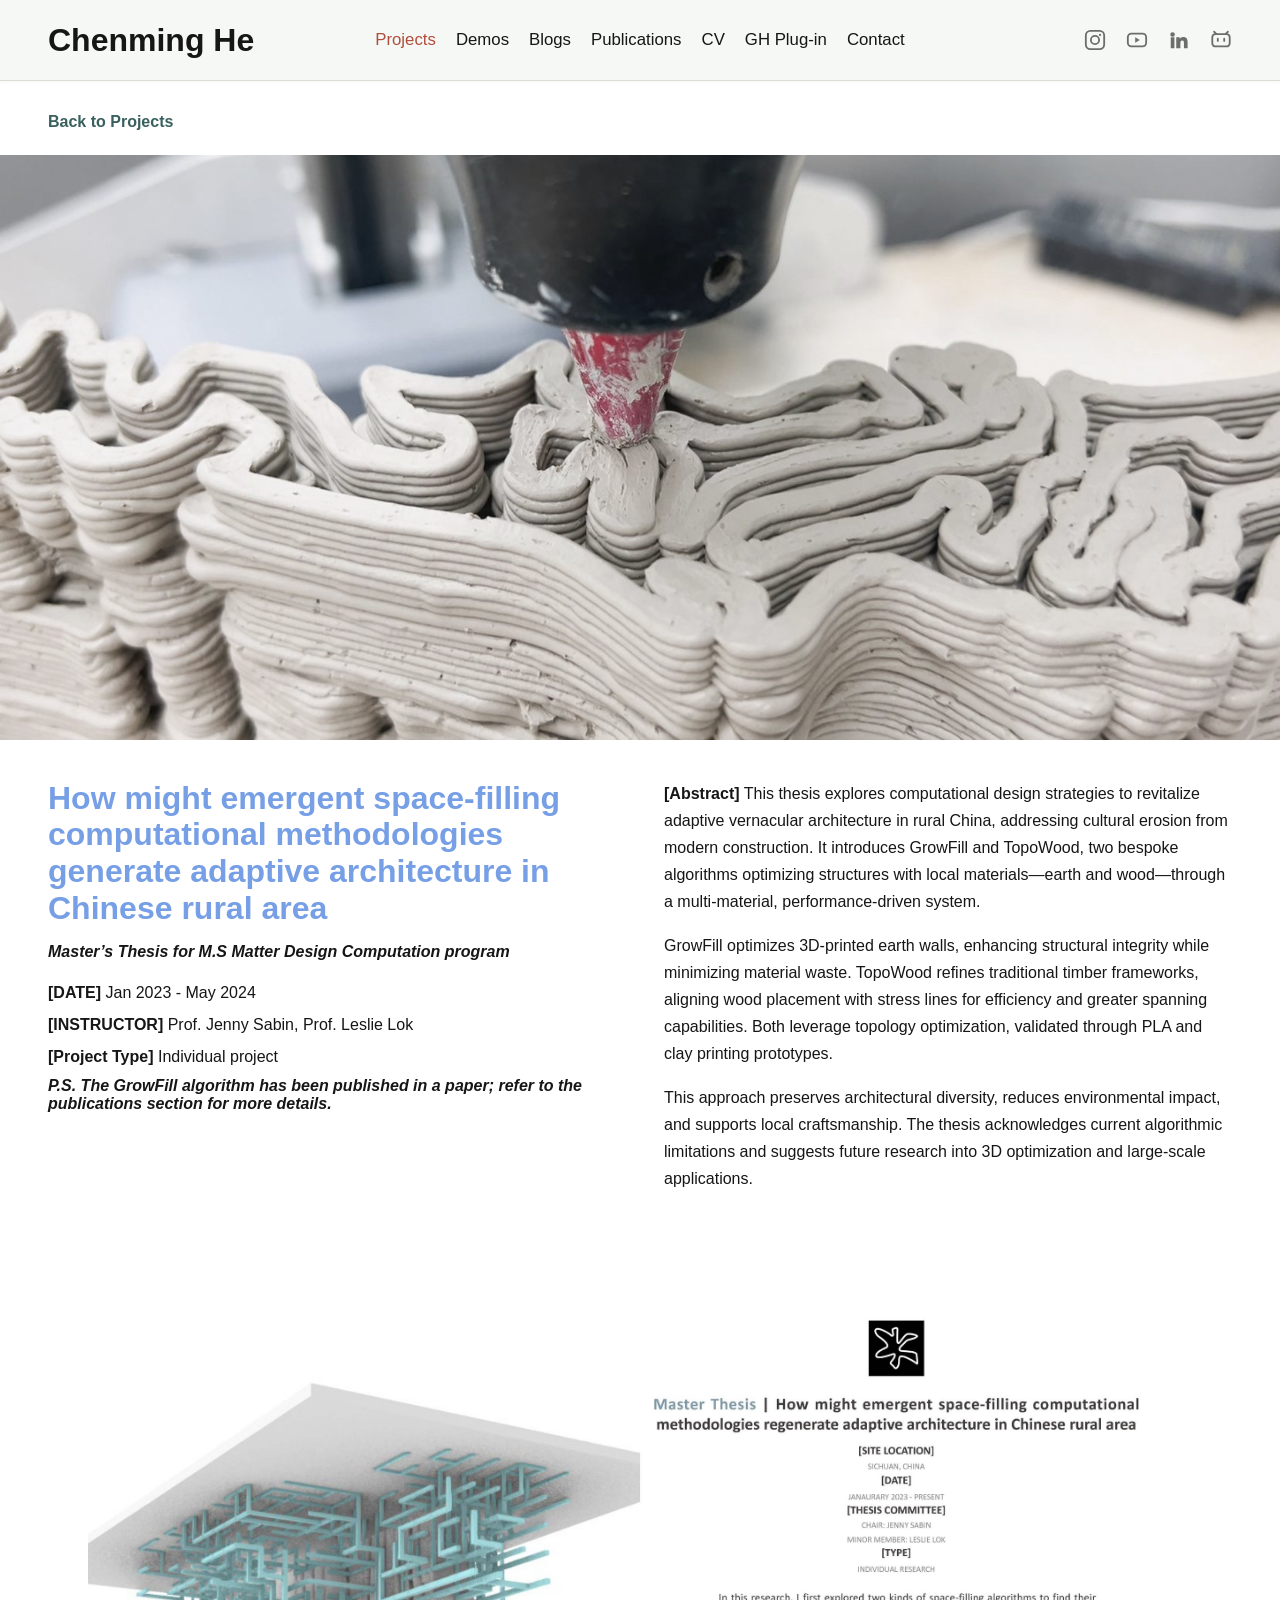
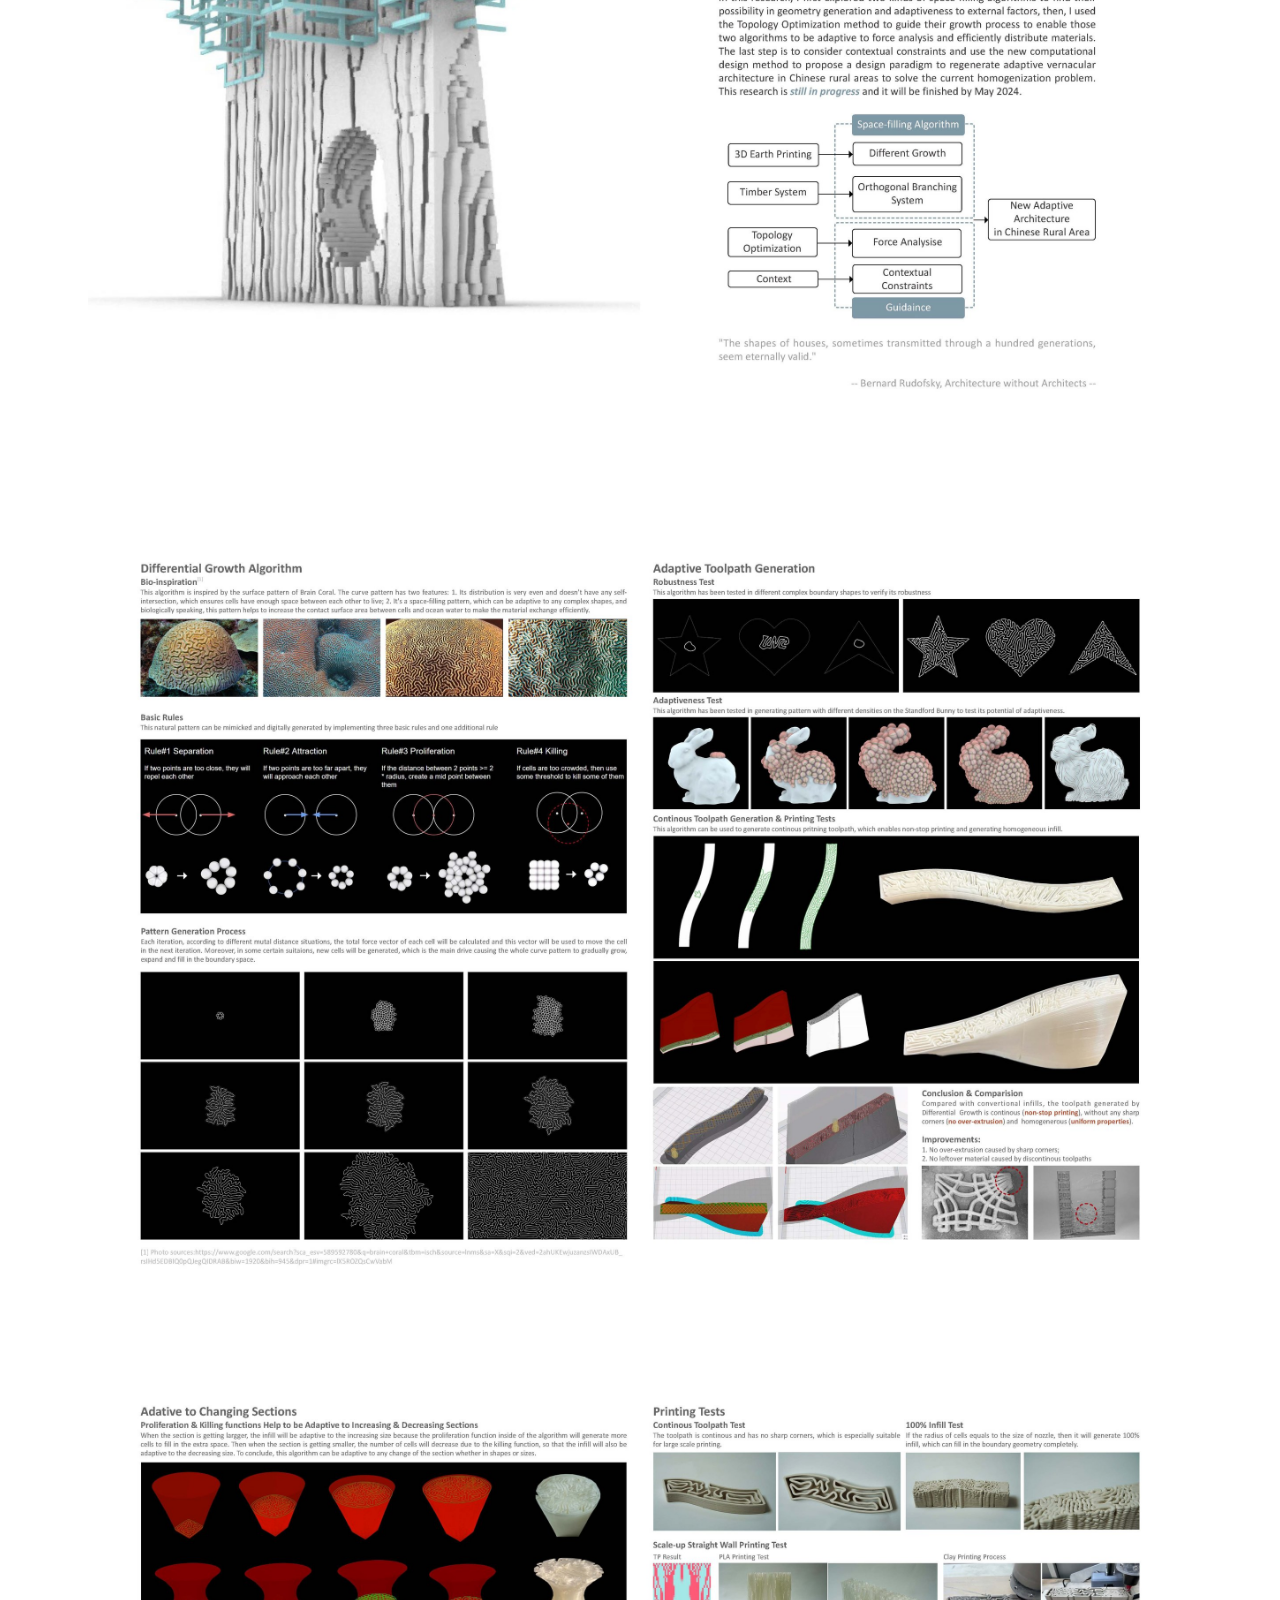
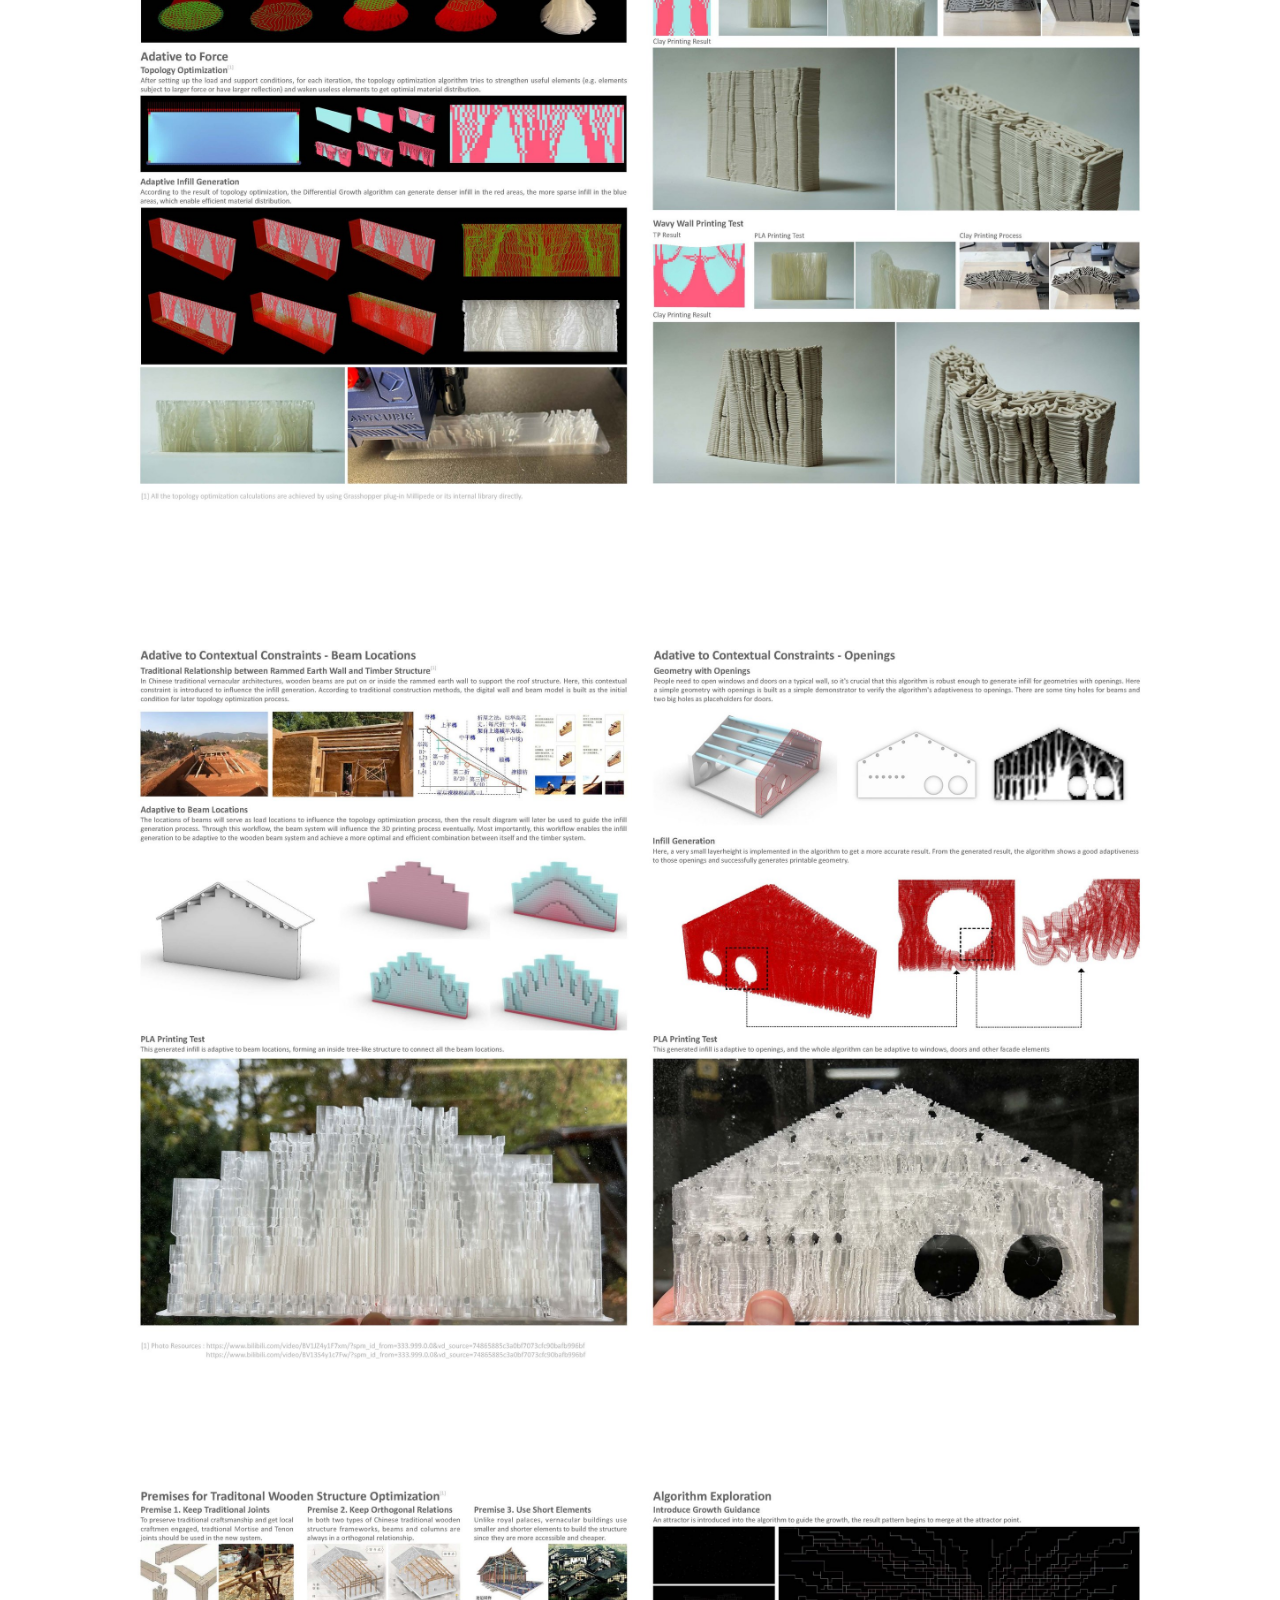
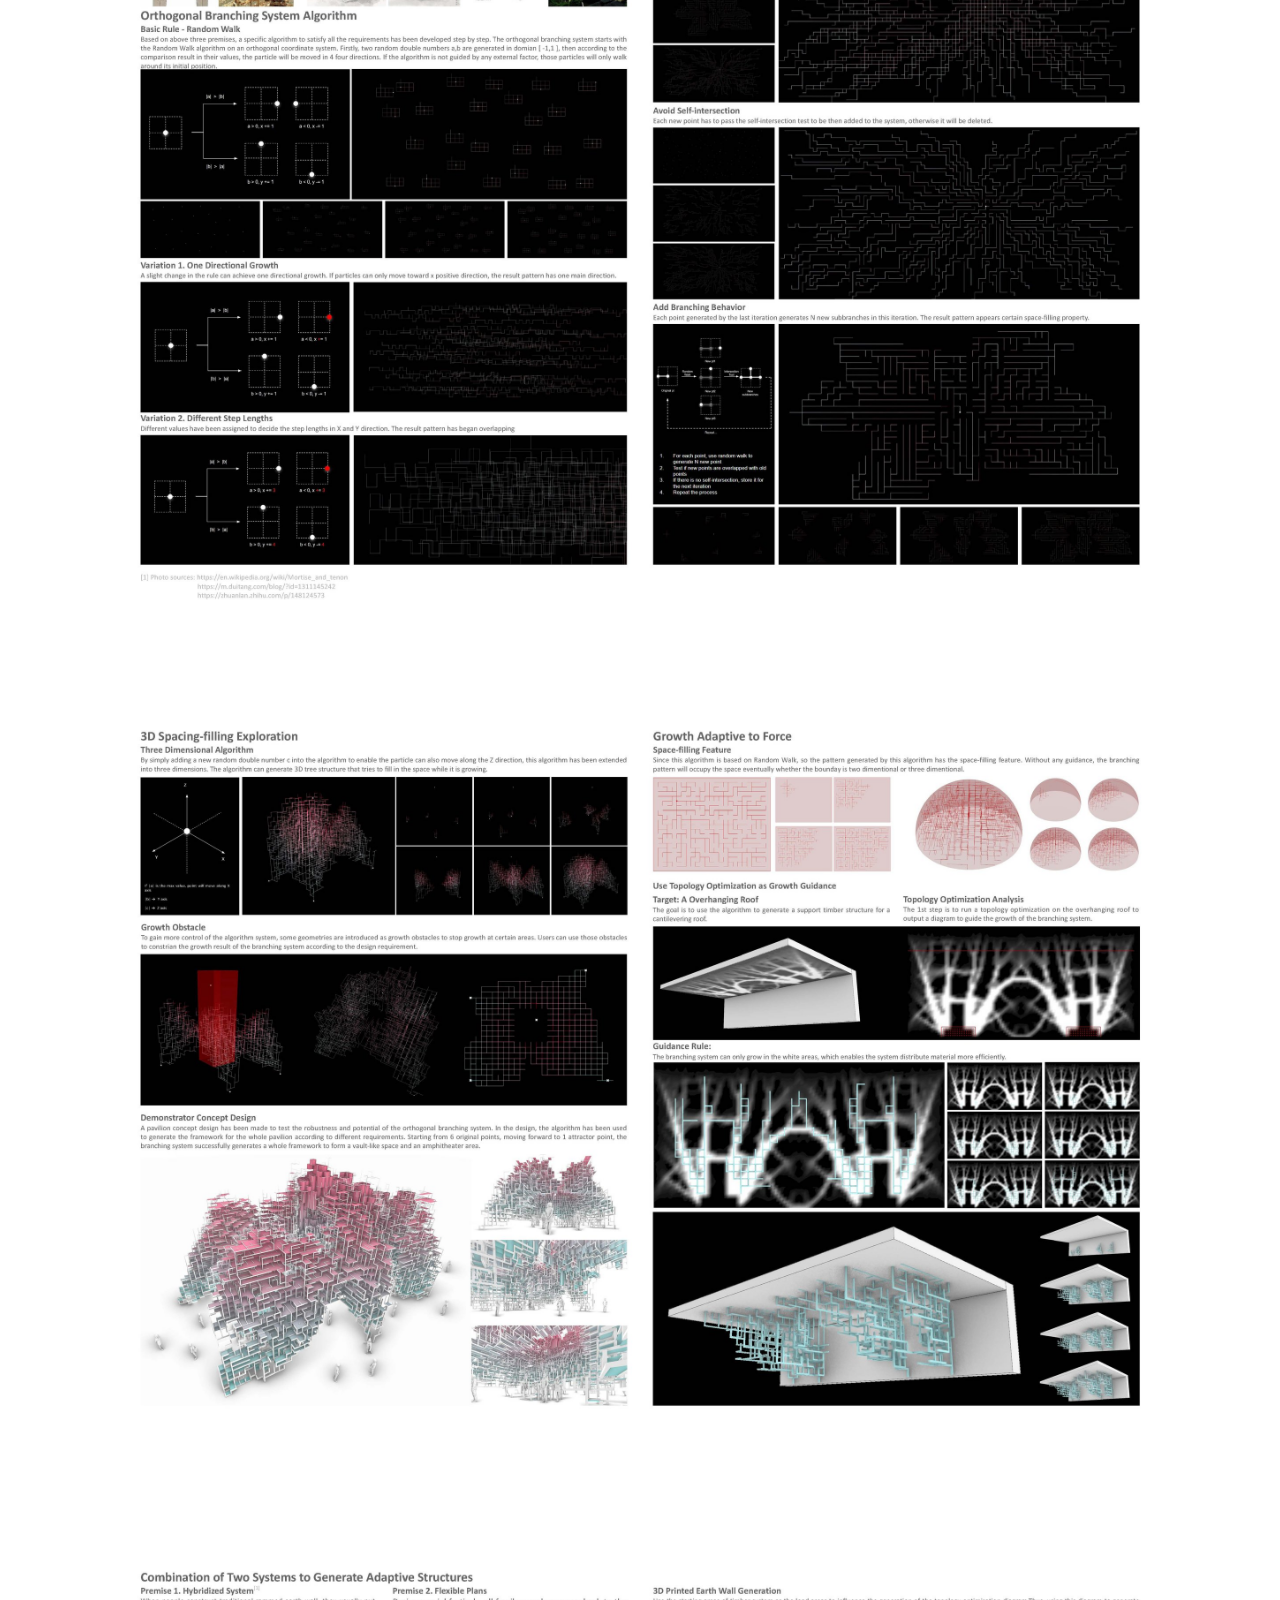
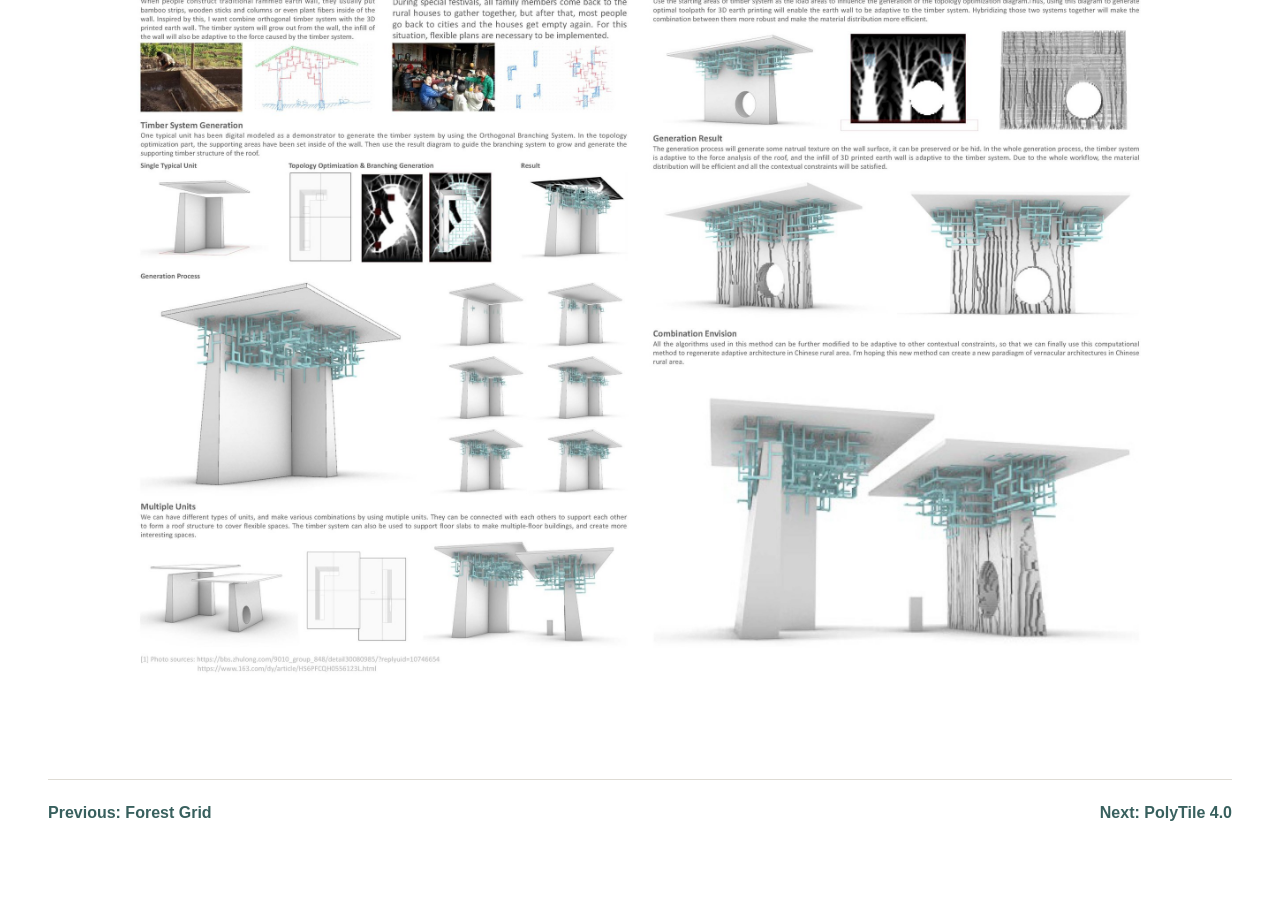
<file: project.html>
<!doctype html>
<html lang="en">
  <head>
    <meta charset="utf-8">
    <meta name="viewport" content="width=device-width, initial-scale=1">
    <title>Project - Chenming He</title>
    <meta name="description" content="Project detail from the portfolio of Chenming He.">
    <link rel="stylesheet" href="assets/css/site.css">
  </head>
  <body data-page="project">
    <a class="skip-link" href="#main">Skip to content</a>
    <header class="site-header">
      <div class="site-header-inner">
      <a class="site-title" href="index.html">Chenming He</a>
      <nav class="site-nav" aria-label="Primary navigation">
        <a href="index.html" aria-current="page">Projects</a>
        <a href="demos.html">Demos</a>
        <a href="blogs.html">Blogs</a>
        <a href="publications.html">Publications</a>
        <a href="cv.html">CV</a>
        <a href="gh-plugins.html">GH Plug-in</a>
        <a href="contact.html">Contact</a>
      </nav>
      <nav class="social-nav" aria-label="Social links">
        <a href="https://instagram.com/chenming_he?igshid=OGQ5ZDc2ODk2ZA==" target="_blank" rel="noreferrer" aria-label="Instagram"><svg viewBox="0 0 24 24" fill="none" stroke="currentColor" stroke-width="2" stroke-linecap="round" stroke-linejoin="round" aria-hidden="true"><rect x="2" y="2" width="20" height="20" rx="5"/><circle cx="12" cy="12" r="4.5"/><circle cx="17.5" cy="6.5" r="1.2" fill="currentColor" stroke="none"/></svg></a>
        <a href="https://www.youtube.com/@chenminghe8218/featured" target="_blank" rel="noreferrer" aria-label="YouTube"><svg viewBox="0 0 24 24" fill="none" stroke="currentColor" stroke-width="2" stroke-linecap="round" stroke-linejoin="round" aria-hidden="true"><rect x="2" y="5" width="20" height="14" rx="4"/><path d="M10 9l5 3-5 3z" fill="currentColor" stroke="none"/></svg></a>
        <a href="http://linkedin.com/in/chenminghe" target="_blank" rel="noreferrer" aria-label="LinkedIn"><svg viewBox="0 0 24 24" fill="currentColor" stroke="none" aria-hidden="true"><path d="M4.98 3.5A2.5 2.5 0 1 0 5 8.5 2.5 2.5 0 0 0 4.98 3.5zM3 9h4v12H3zM9 9h3.8v1.7h.05c.53-1 1.83-2.05 3.77-2.05 4.03 0 4.78 2.65 4.78 6.1V21h-4v-5.4c0-1.29-.02-2.95-1.8-2.95-1.8 0-2.08 1.4-2.08 2.85V21H9z"/></svg></a>
        <a href="https://space.bilibili.com/38767929" target="_blank" rel="noreferrer" aria-label="Bilibili"><svg viewBox="0 0 24 24" fill="none" stroke="currentColor" stroke-width="2" stroke-linecap="round" stroke-linejoin="round" aria-hidden="true"><path d="M7 5.5 4.5 3M17 5.5 19.5 3"/><rect x="2.5" y="5.5" width="19" height="13.5" rx="3.5"/><path d="M8.5 10.5v2.5M15.5 10.5v2.5"/></svg></a>
      </nav>
      </div>
    </header>

    <main id="main" class="page-shell project-page">
      <a class="back-link" href="index.html">Back to Projects</a>
      <article id="project-detail" class="project-article" aria-live="polite"></article>
      <nav id="project-pagination" class="project-pagination" aria-label="Project pagination"></nav>
    </main>

    <script src="assets/js/projects.js"></script>
    <script src="assets/js/project-content.js"></script>
    <script src="assets/js/site.js"></script>
  </body>
</html>
</file>
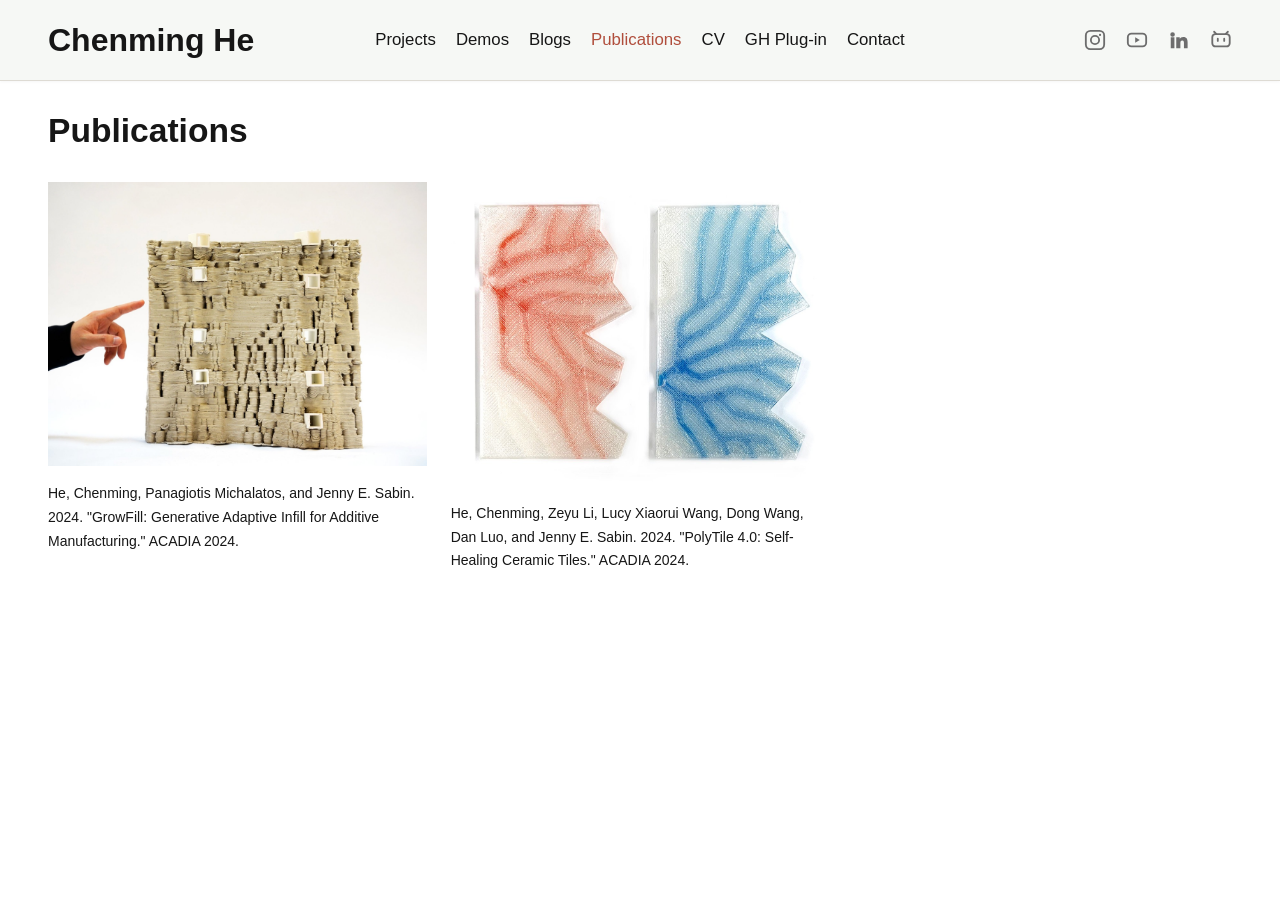
<file: publications.html>
<!doctype html>
<html lang="en">
  <head>
    <meta charset="utf-8">
    <meta name="viewport" content="width=device-width, initial-scale=1">
    <title>Publications - Chenming He</title>
    <meta name="description" content="Publications by Chenming He.">
    <link rel="stylesheet" href="assets/css/site.css">
  </head>
  <body data-page="publications">
    <a class="skip-link" href="#main">Skip to content</a>
    <header class="site-header">
      <div class="site-header-inner">
      <a class="site-title" href="index.html">Chenming He</a>
      <nav class="site-nav" aria-label="Primary navigation">
        <a href="index.html">Projects</a>
        <a href="demos.html">Demos</a>
        <a href="blogs.html">Blogs</a>
        <a href="publications.html" aria-current="page">Publications</a>
        <a href="cv.html">CV</a>
        <a href="gh-plugins.html">GH Plug-in</a>
        <a href="contact.html">Contact</a>
      </nav>
      <nav class="social-nav" aria-label="Social links">
        <a href="https://instagram.com/chenming_he?igshid=OGQ5ZDc2ODk2ZA==" target="_blank" rel="noreferrer" aria-label="Instagram"><svg viewBox="0 0 24 24" fill="none" stroke="currentColor" stroke-width="2" stroke-linecap="round" stroke-linejoin="round" aria-hidden="true"><rect x="2" y="2" width="20" height="20" rx="5"/><circle cx="12" cy="12" r="4.5"/><circle cx="17.5" cy="6.5" r="1.2" fill="currentColor" stroke="none"/></svg></a>
        <a href="https://www.youtube.com/@chenminghe8218/featured" target="_blank" rel="noreferrer" aria-label="YouTube"><svg viewBox="0 0 24 24" fill="none" stroke="currentColor" stroke-width="2" stroke-linecap="round" stroke-linejoin="round" aria-hidden="true"><rect x="2" y="5" width="20" height="14" rx="4"/><path d="M10 9l5 3-5 3z" fill="currentColor" stroke="none"/></svg></a>
        <a href="http://linkedin.com/in/chenminghe" target="_blank" rel="noreferrer" aria-label="LinkedIn"><svg viewBox="0 0 24 24" fill="currentColor" stroke="none" aria-hidden="true"><path d="M4.98 3.5A2.5 2.5 0 1 0 5 8.5 2.5 2.5 0 0 0 4.98 3.5zM3 9h4v12H3zM9 9h3.8v1.7h.05c.53-1 1.83-2.05 3.77-2.05 4.03 0 4.78 2.65 4.78 6.1V21h-4v-5.4c0-1.29-.02-2.95-1.8-2.95-1.8 0-2.08 1.4-2.08 2.85V21H9z"/></svg></a>
        <a href="https://space.bilibili.com/38767929" target="_blank" rel="noreferrer" aria-label="Bilibili"><svg viewBox="0 0 24 24" fill="none" stroke="currentColor" stroke-width="2" stroke-linecap="round" stroke-linejoin="round" aria-hidden="true"><path d="M7 5.5 4.5 3M17 5.5 19.5 3"/><rect x="2.5" y="5.5" width="19" height="13.5" rx="3.5"/><path d="M8.5 10.5v2.5M15.5 10.5v2.5"/></svg></a>
      </nav>
      </div>
    </header>

    <main id="main" class="page-shell">
      <section class="intro-row">
        <h1>Publications</h1>
      </section>

      <section class="publication-grid" aria-label="Publication list">
        <article class="publication-card">
          <a href="assets/pdf/GrowFill_ACADIA.pdf" target="_blank" rel="noreferrer">
            <img src="assets/img/publications/growfill-acadia.jpg" alt="GrowFill publication cover">
          </a>
          <p>He, Chenming, Panagiotis Michalatos, and Jenny E. Sabin. 2024. "GrowFill: Generative Adaptive Infill for Additive Manufacturing." ACADIA 2024.</p>
        </article>

        <article class="publication-card">
          <a href="assets/pdf/PolyTile40_Paper.pdf" target="_blank" rel="noreferrer">
            <img src="assets/img/publications/polytile-acadia.jpg" alt="PolyTile 4.0 publication cover">
          </a>
          <p>He, Chenming, Zeyu Li, Lucy Xiaorui Wang, Dong Wang, Dan Luo, and Jenny E. Sabin. 2024. "PolyTile 4.0: Self-Healing Ceramic Tiles." ACADIA 2024.</p>
        </article>
      </section>
    </main>
  </body>
</html>
</file>
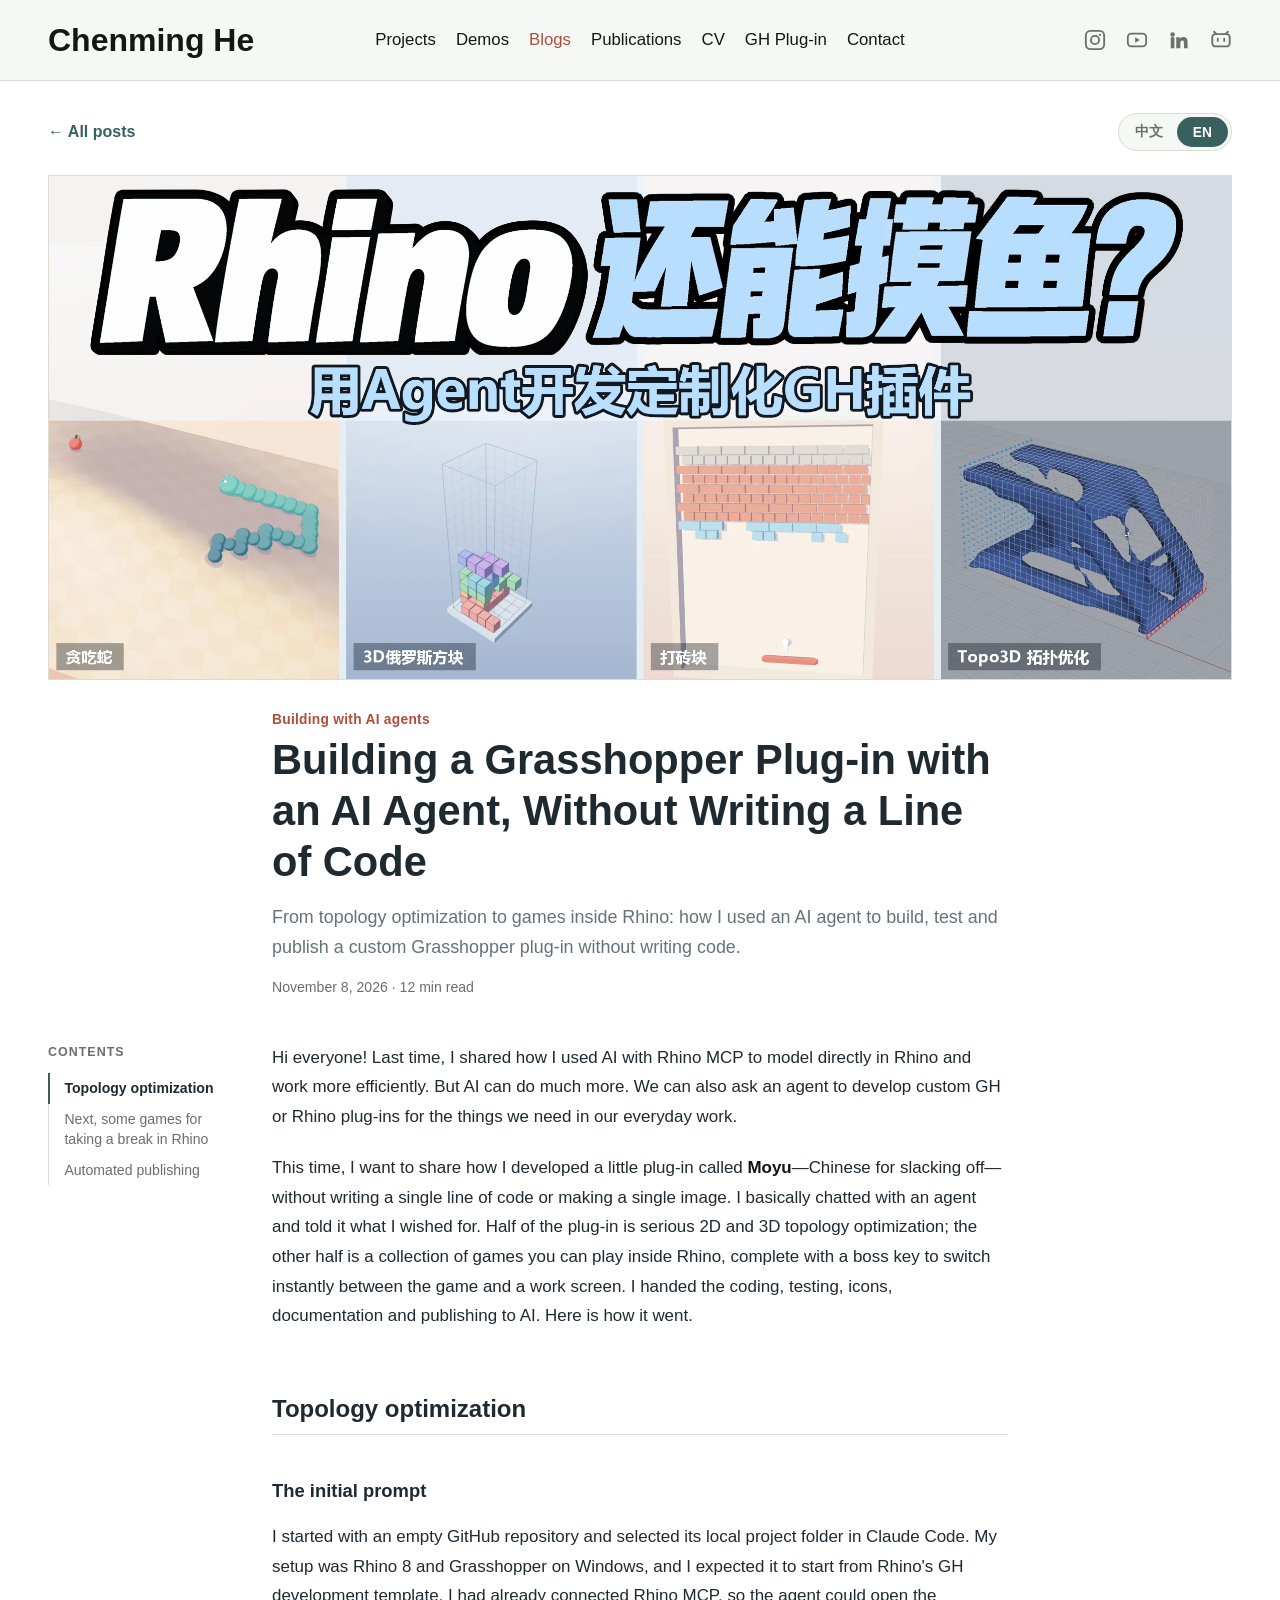
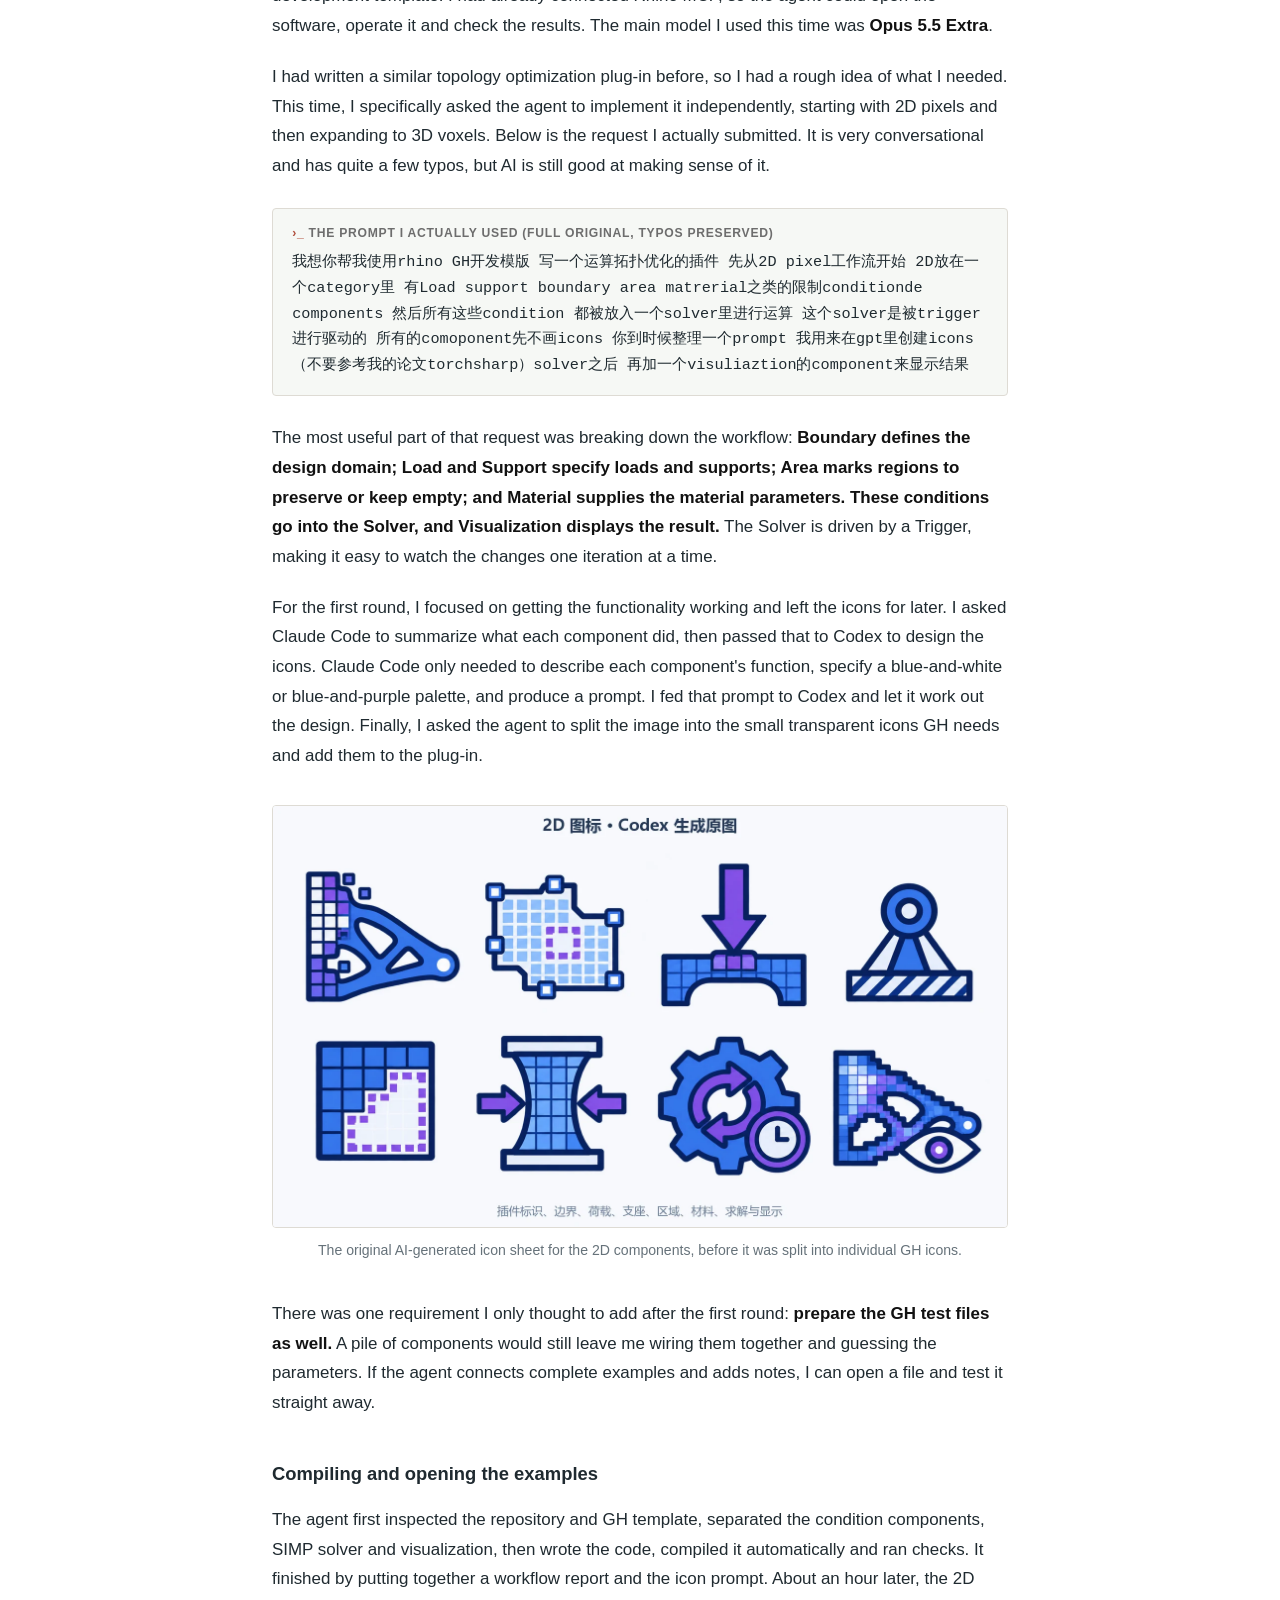
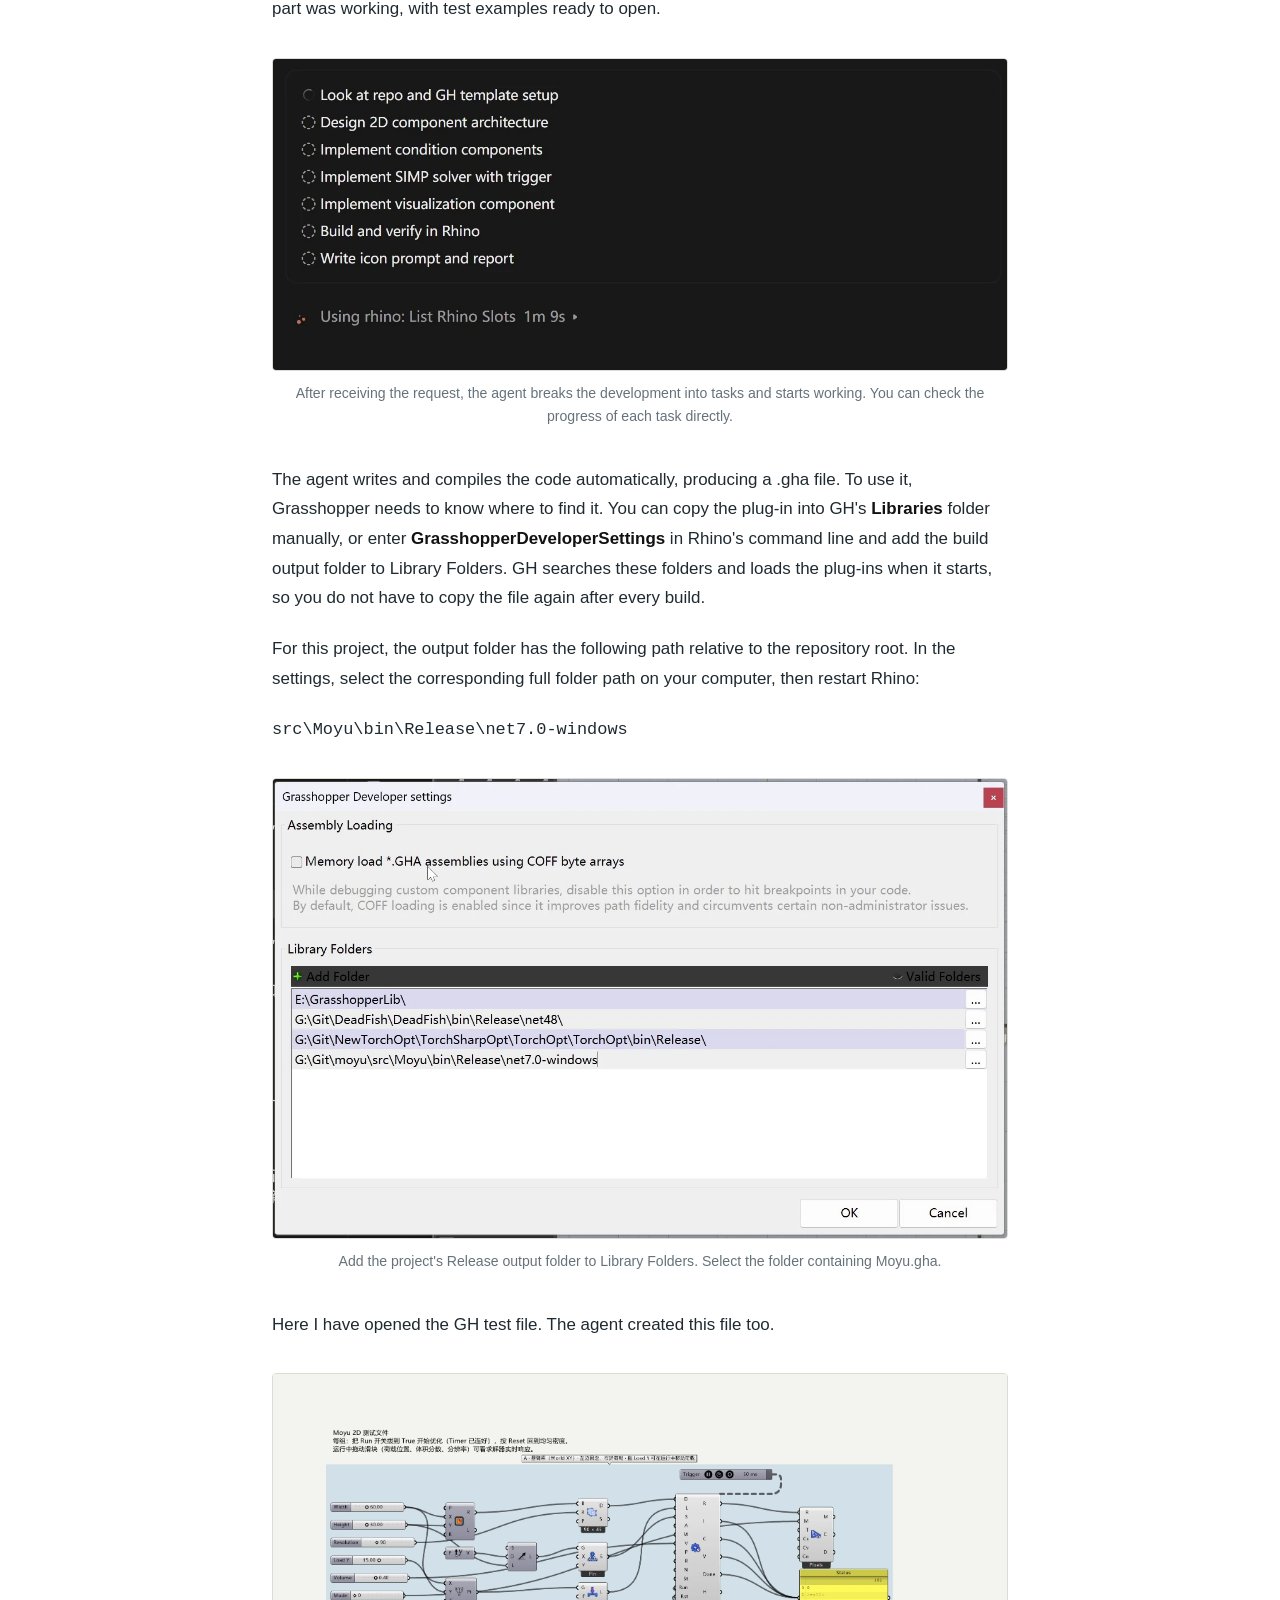
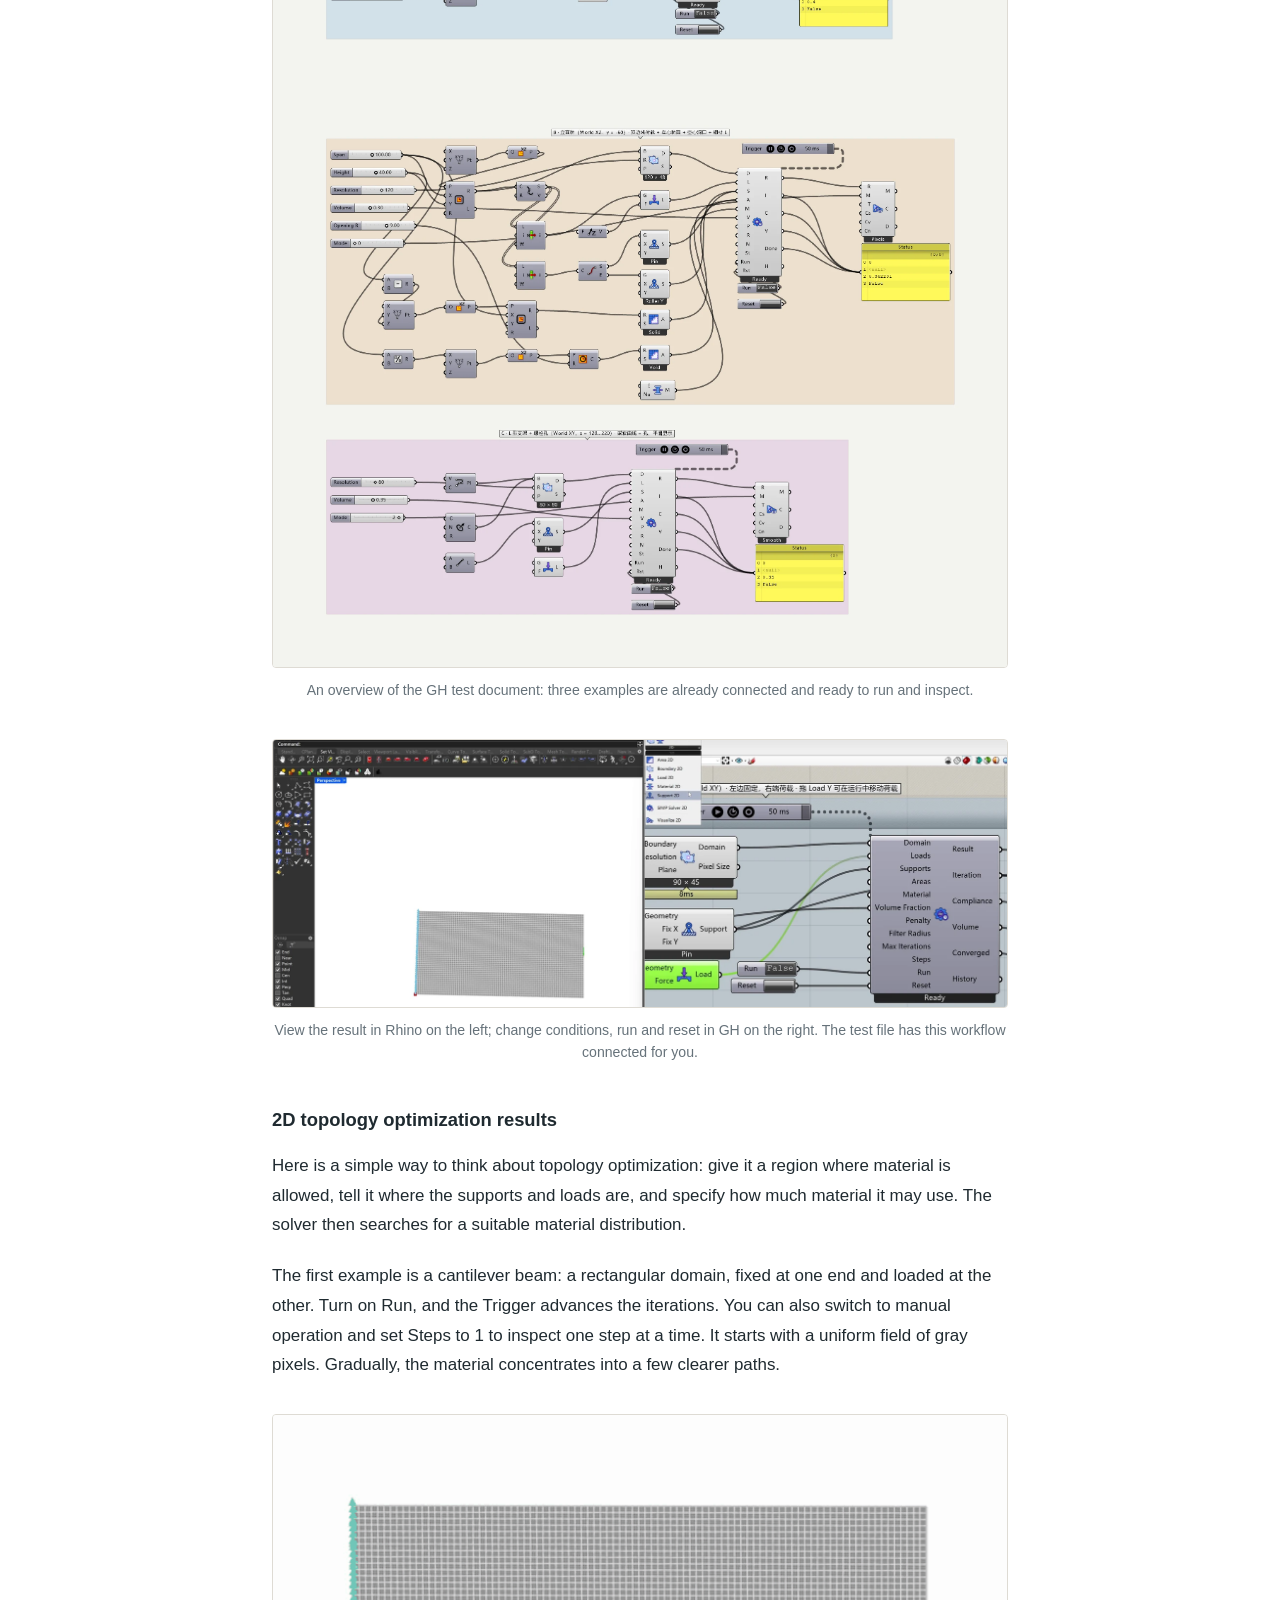
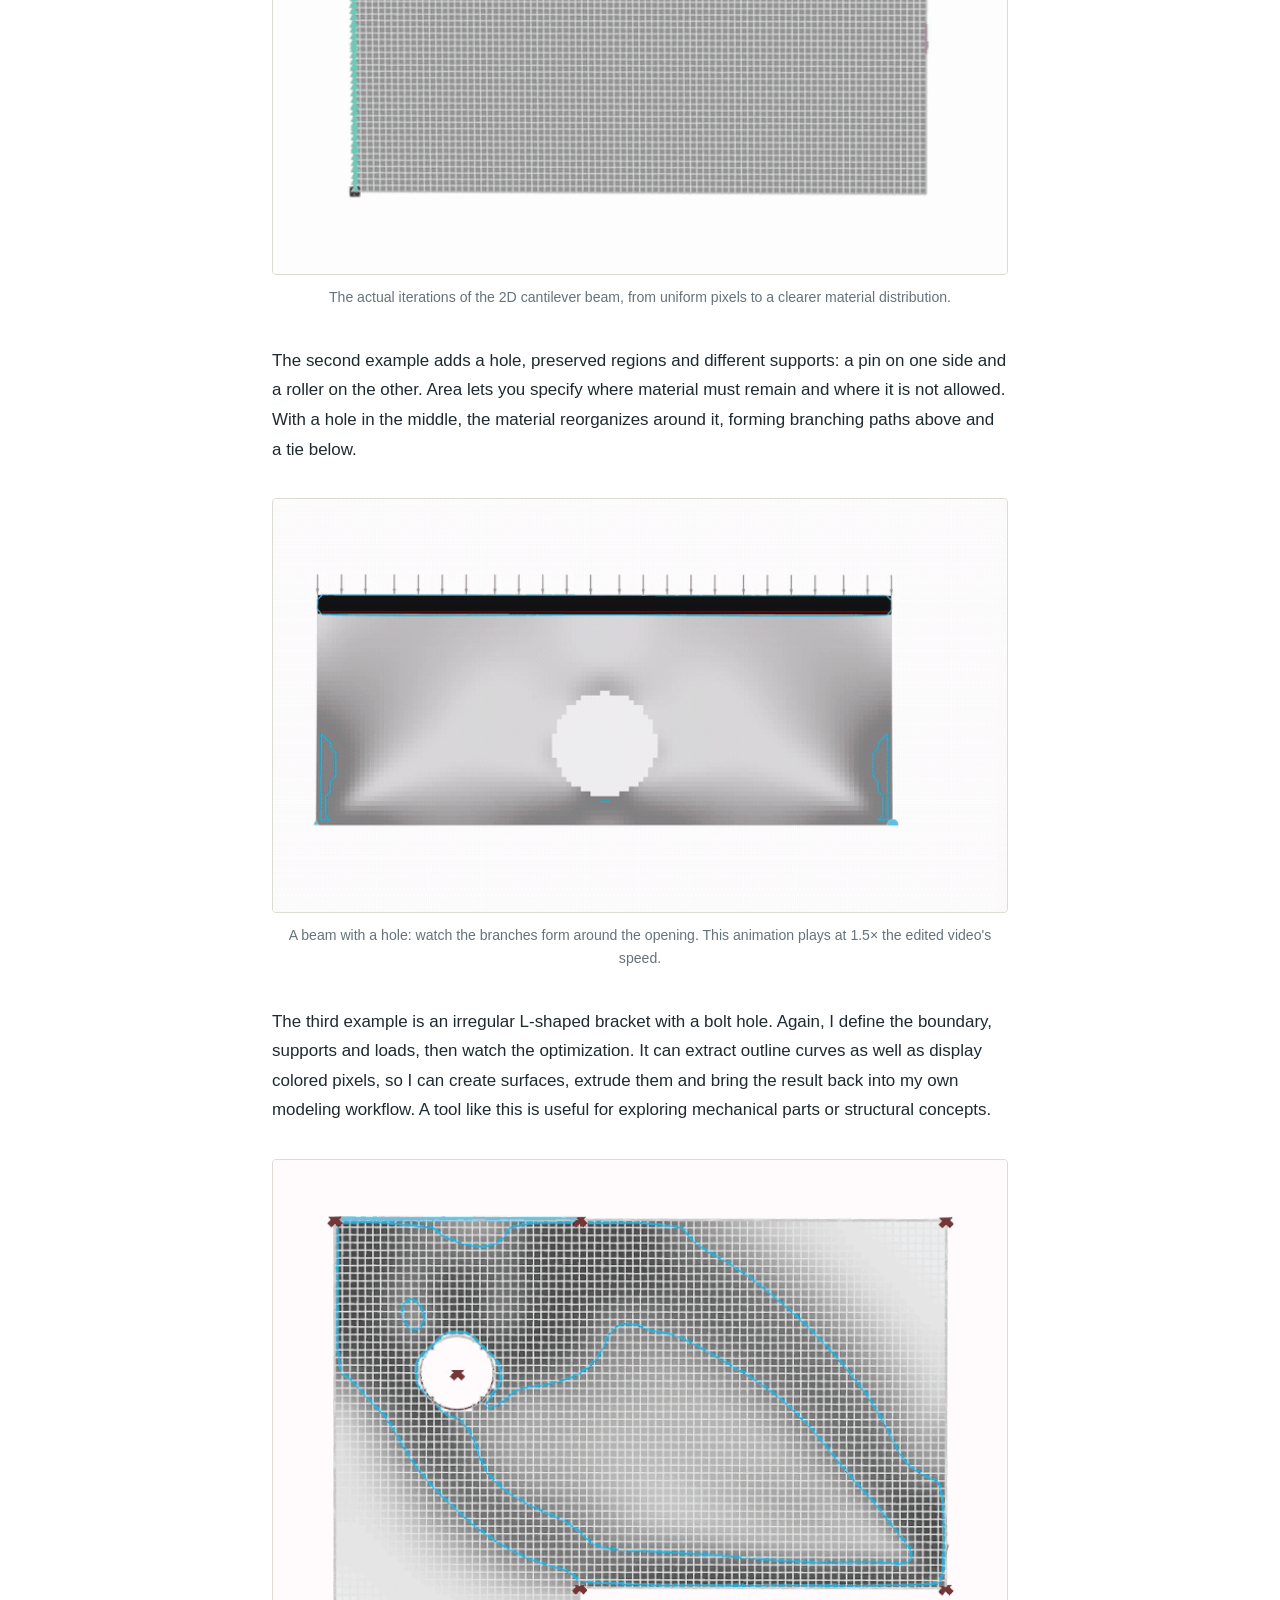
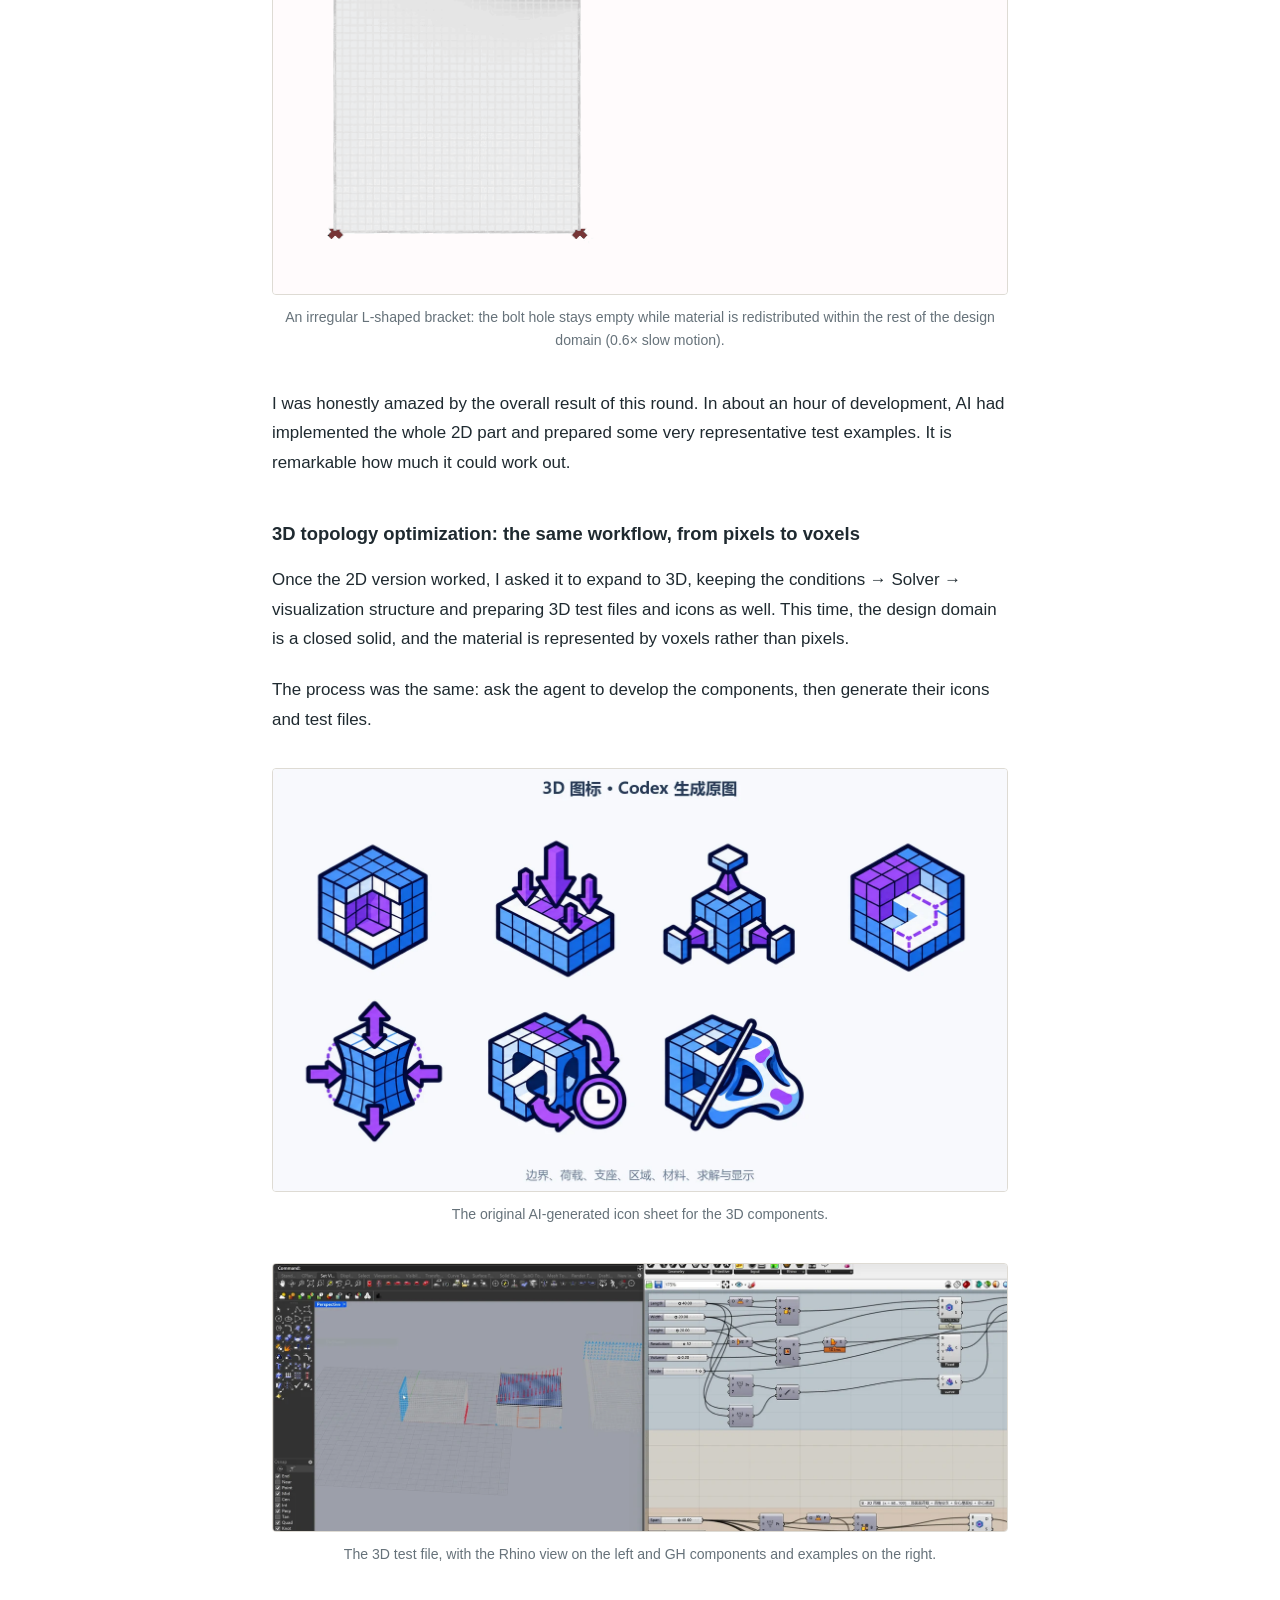
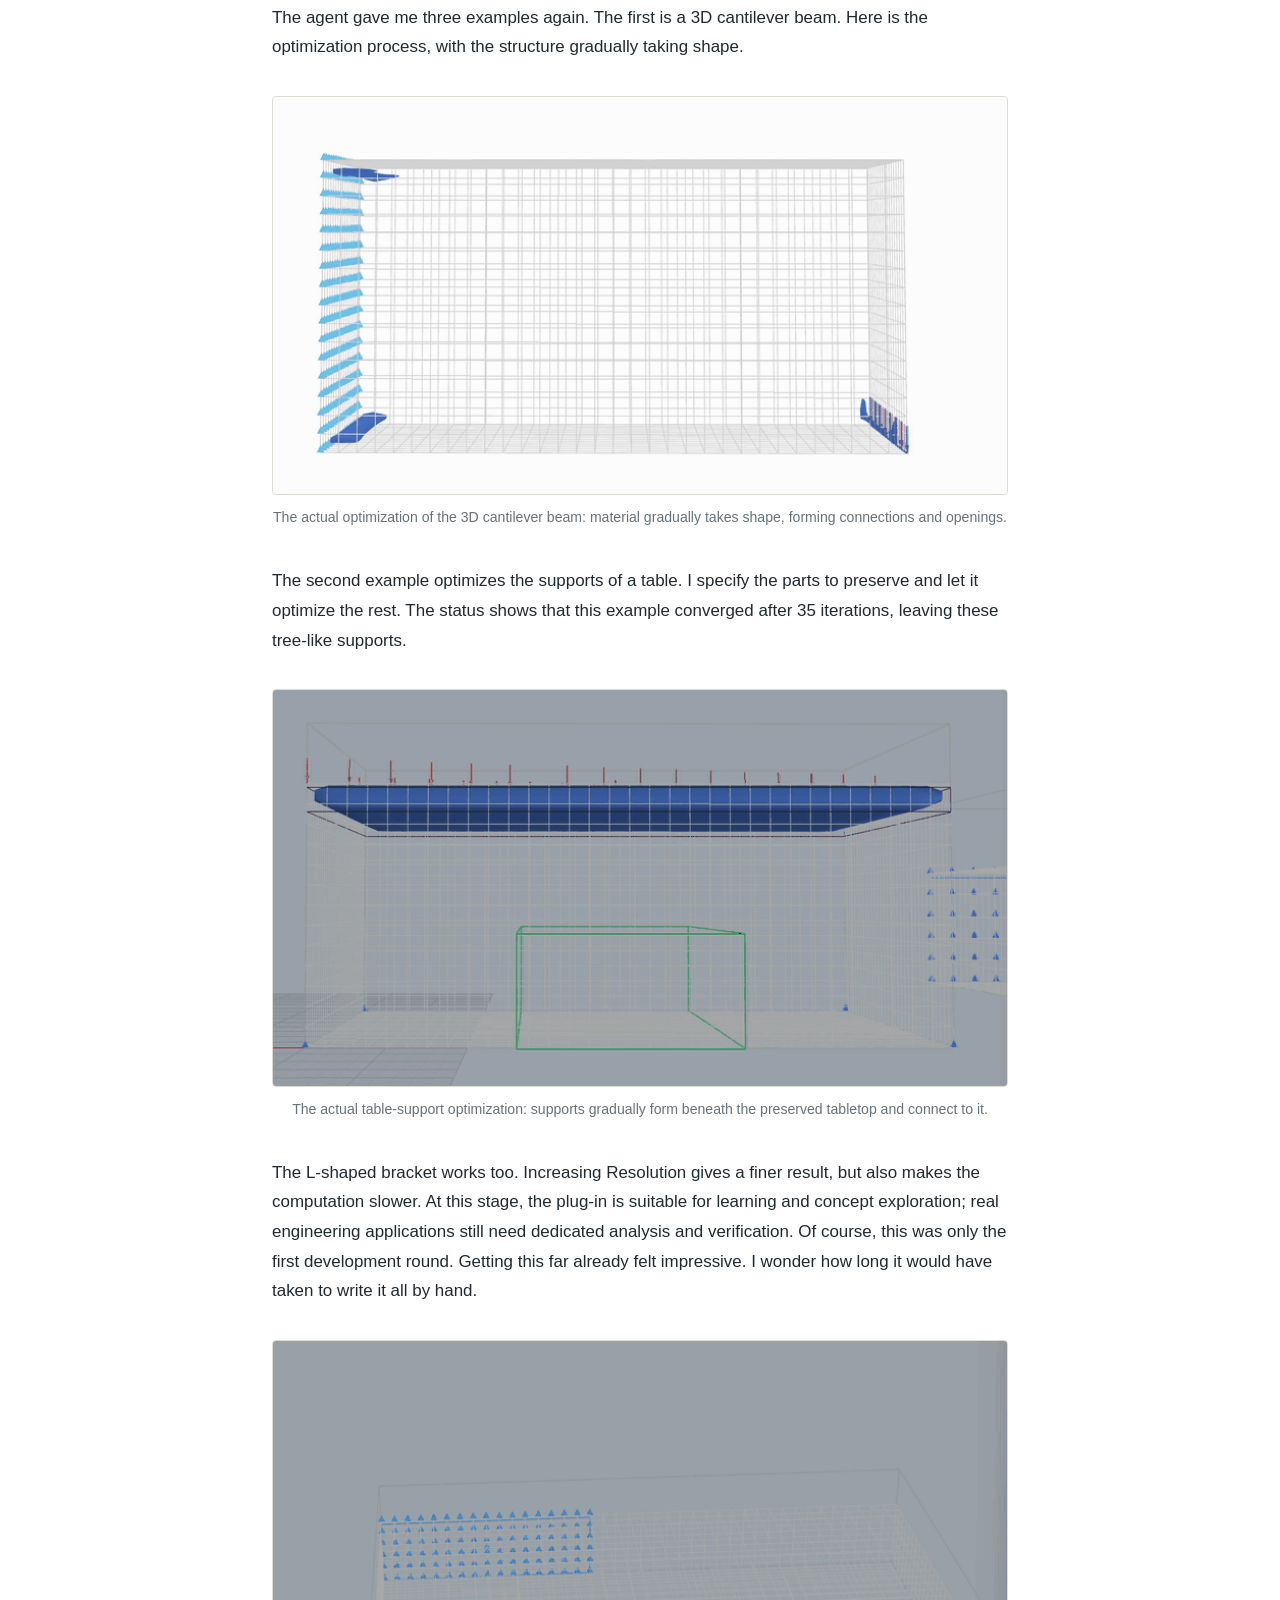
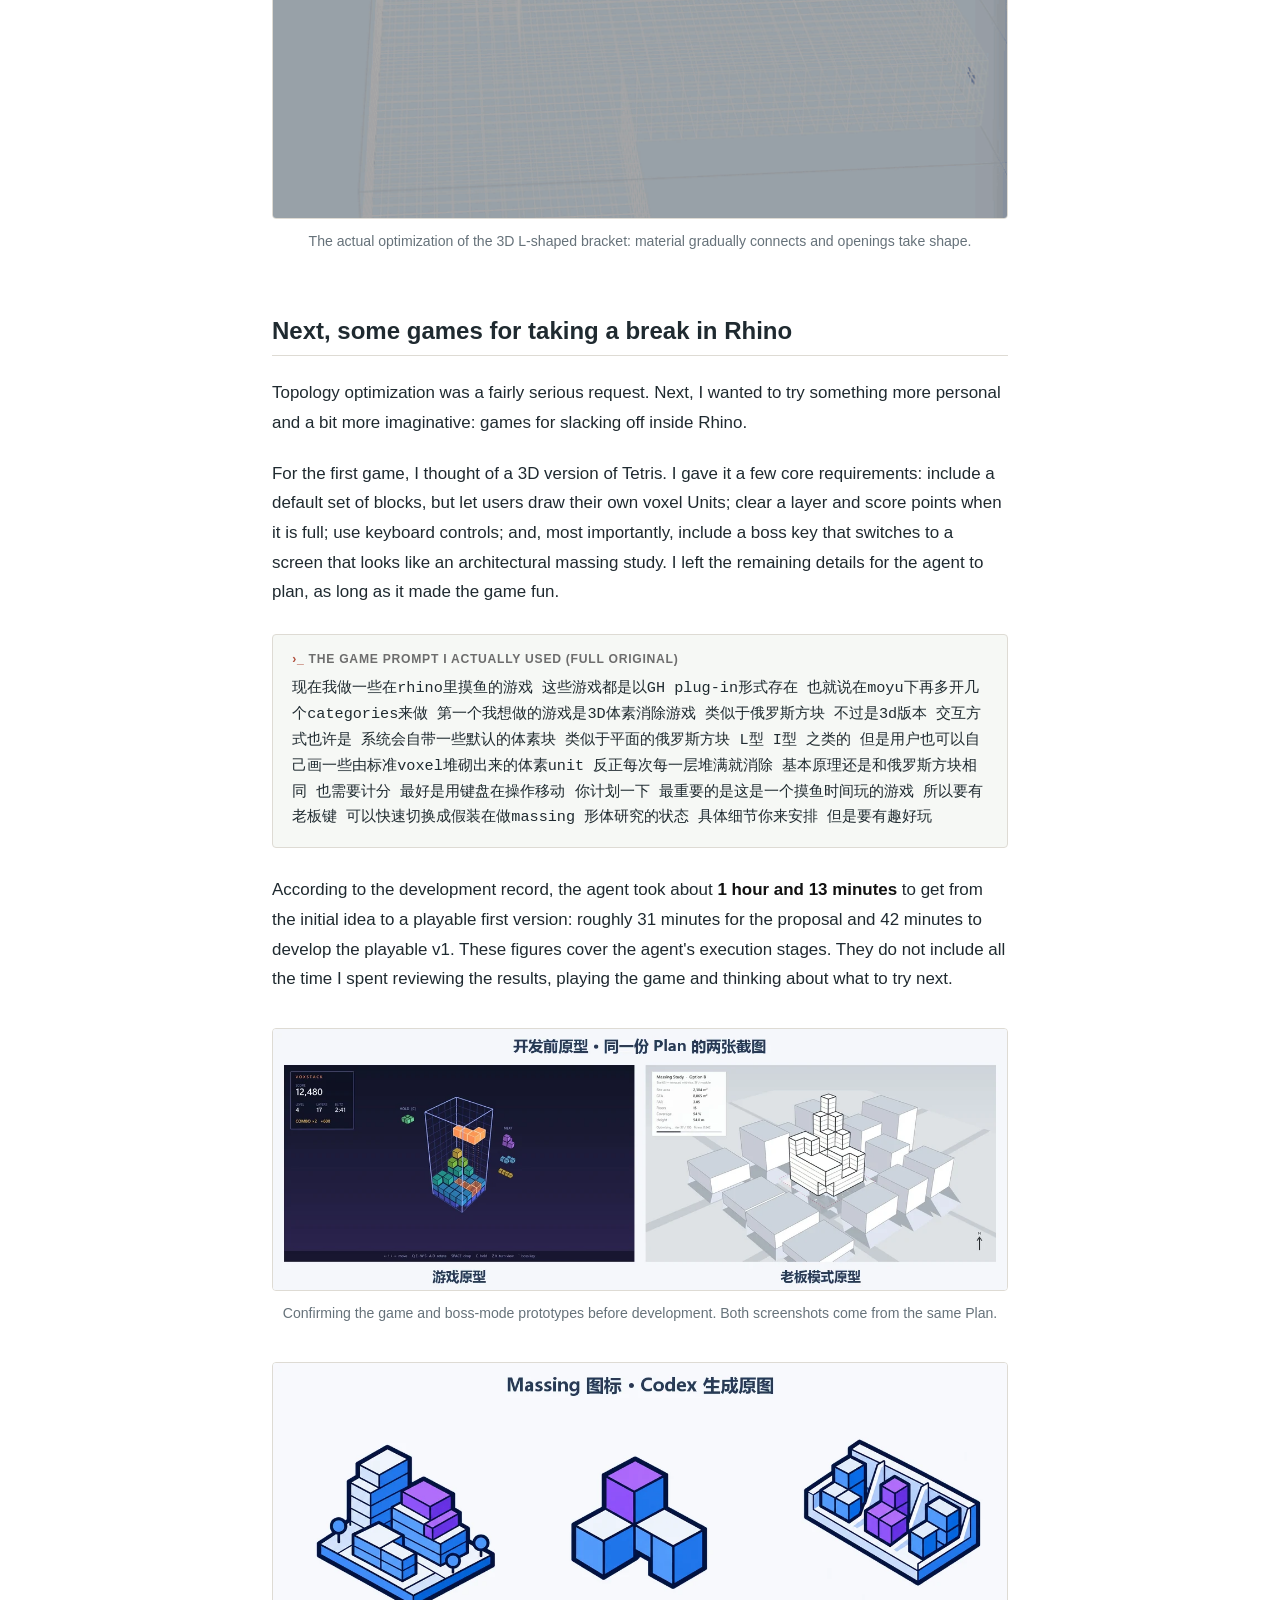
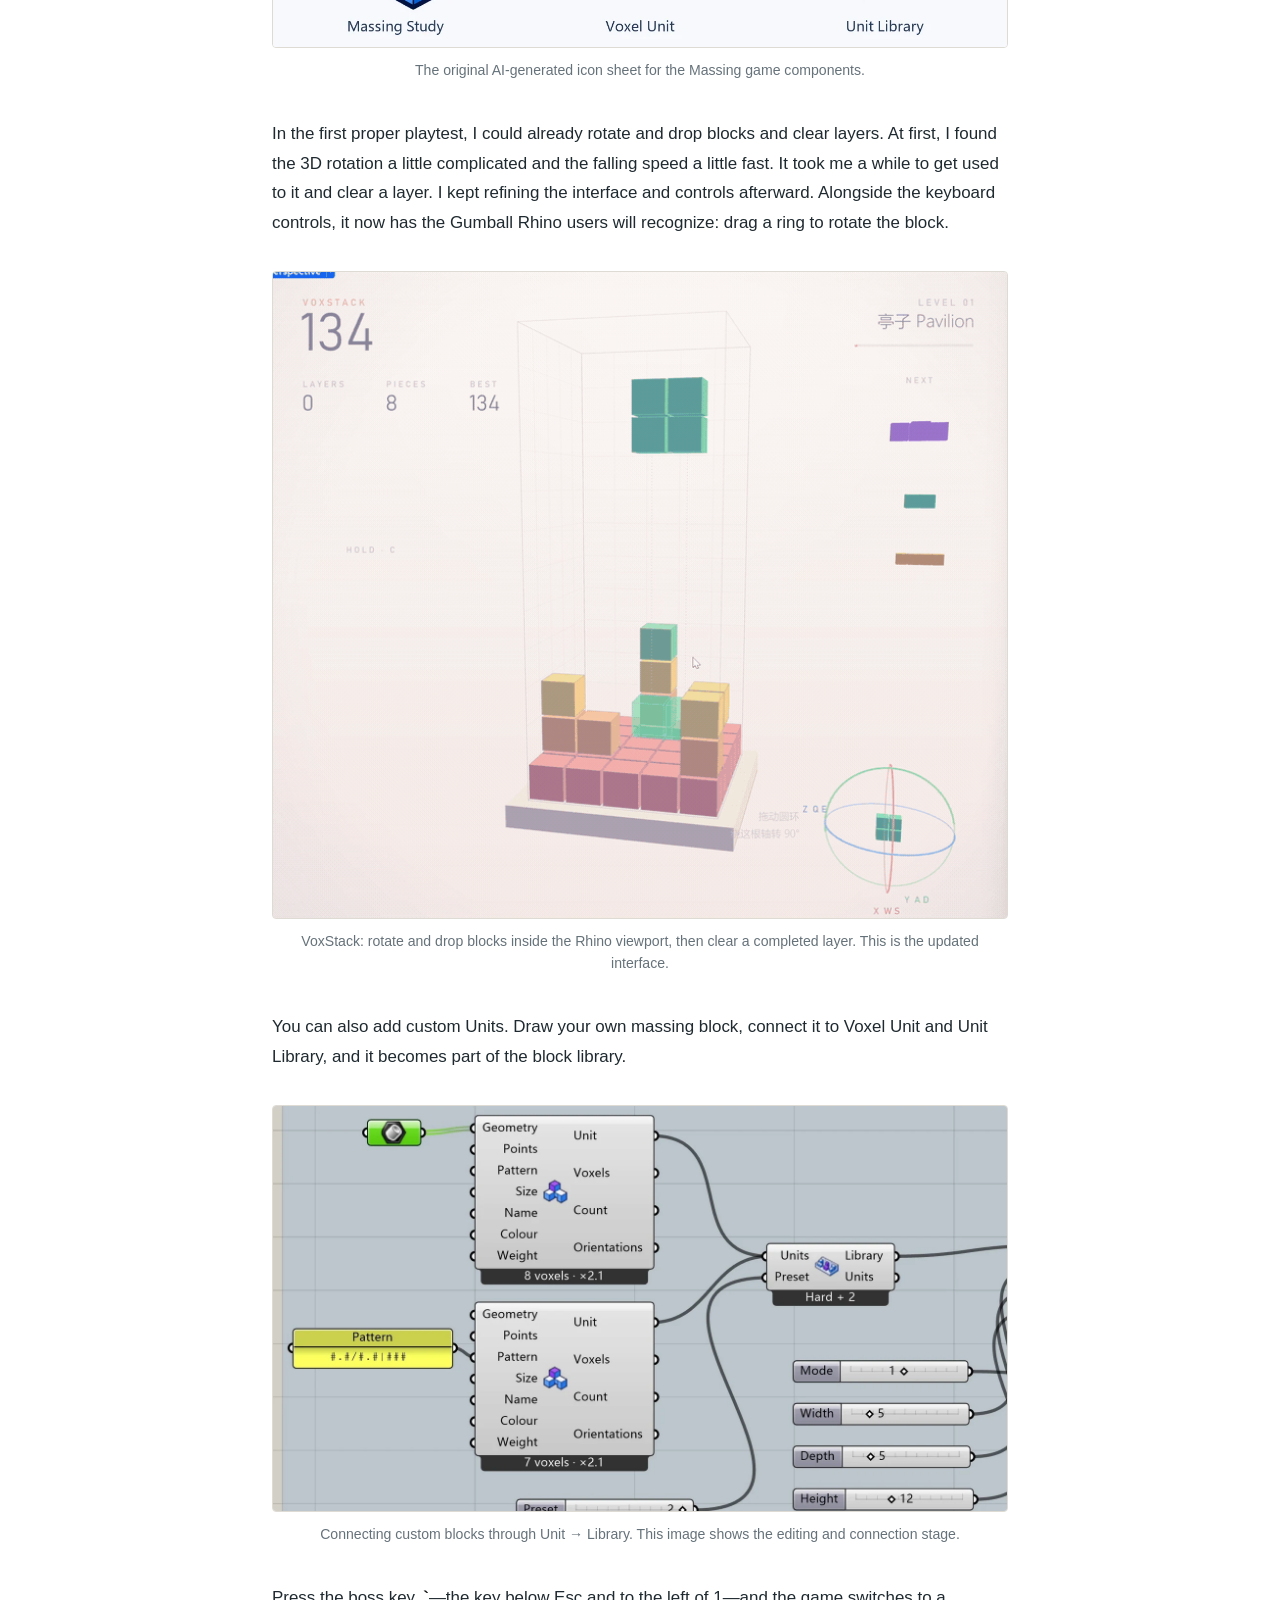
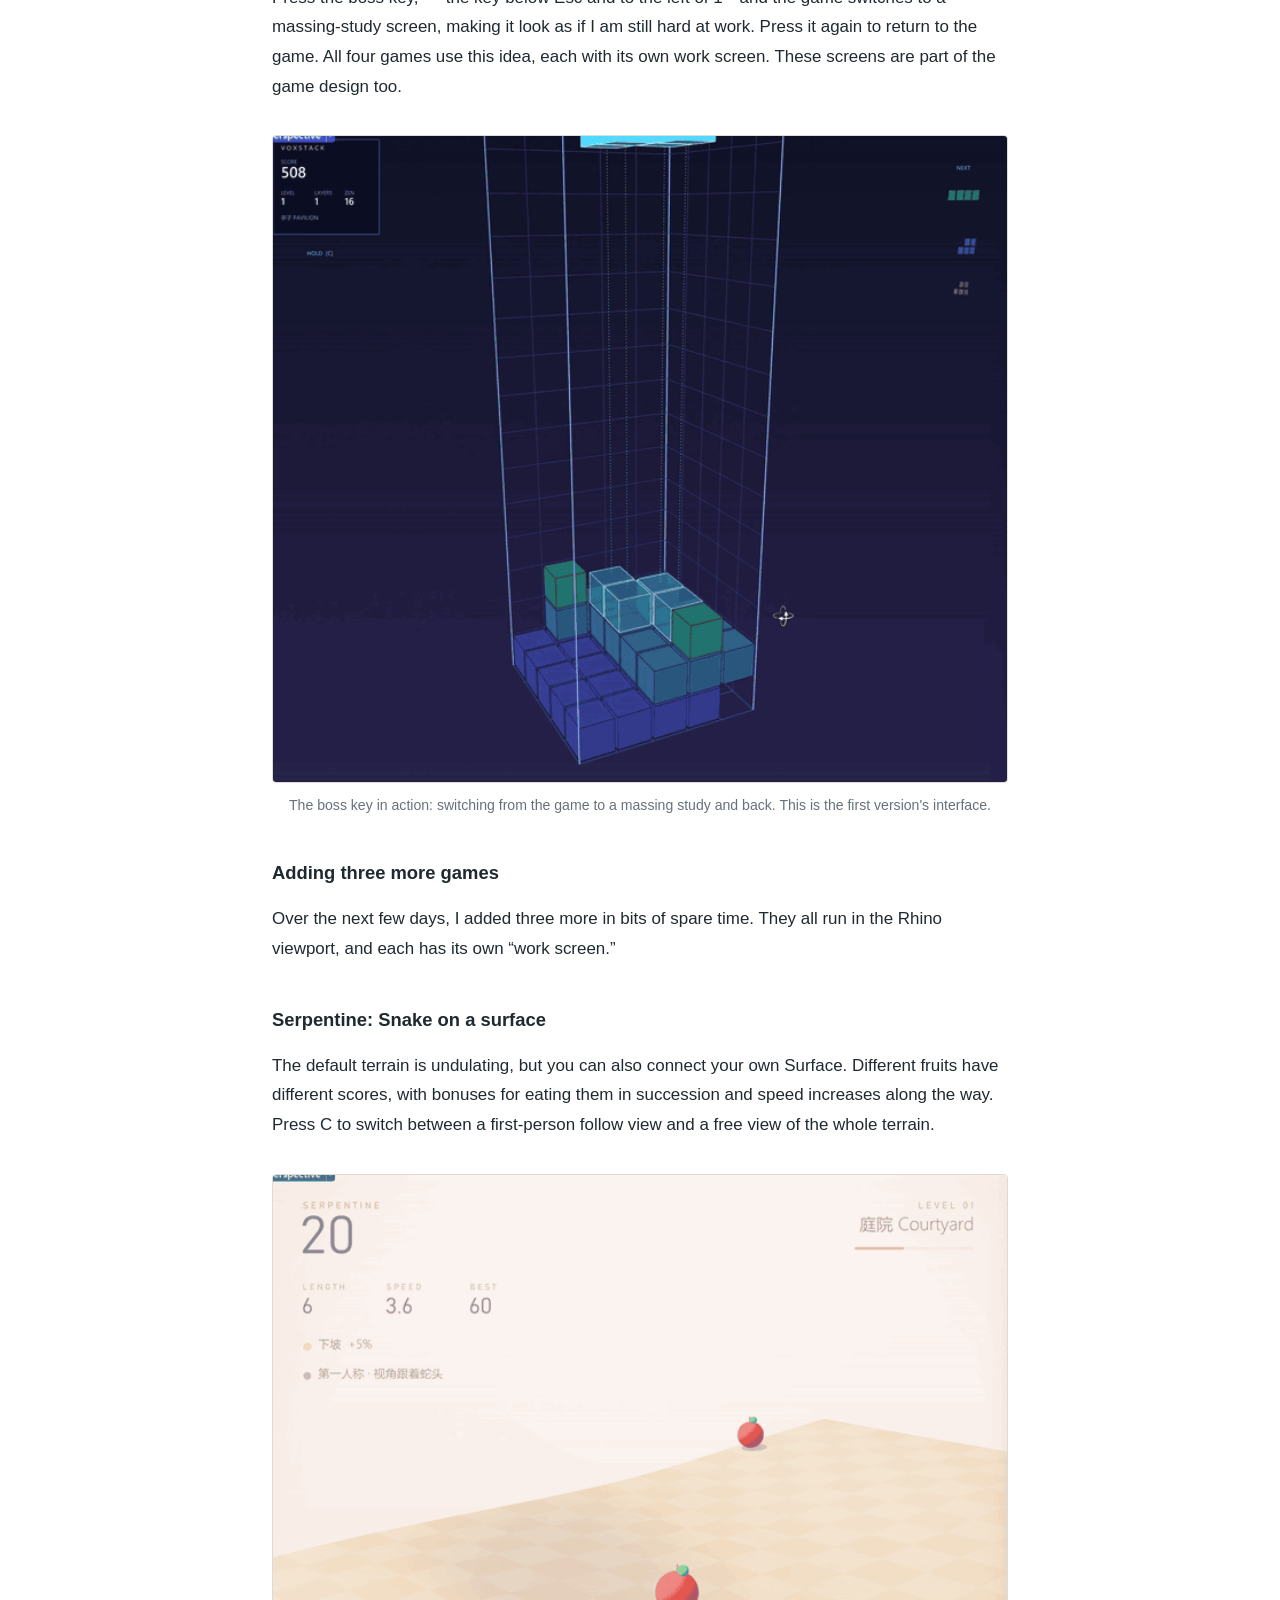
<file: blog/agentic-grasshopper-plugin-development.html>
<!doctype html>
<html lang="en">
  <head>
    <meta charset="utf-8">
    <meta name="viewport" content="width=device-width, initial-scale=1">
    <title>一行代码不写，用 Agent 开发 Grasshopper 插件 · Building a Grasshopper Plug-in with an AI Agent, Without Writing a Line of Code - Chenming He</title>
    <meta name="description" content="From topology optimization to games inside Rhino: how I used an AI agent to build, test and publish a custom Grasshopper plug-in without writing code.">
    <link rel="stylesheet" href="../assets/css/site.css">
    <link rel="stylesheet" href="../assets/css/blog.css">
    <link rel="canonical" href="https://chenminghe0126.github.io/blog/agentic-grasshopper-plugin-development.html">
    <meta property="og:type" content="article">
    <meta property="og:title" content="Building a Grasshopper Plug-in with an AI Agent, Without Writing a Line of Code | 一行代码不写，用 Agent 开发 Grasshopper 插件">
    <meta property="og:description" content="From topology optimization to games inside Rhino: how I used an AI agent to build, test and publish a custom Grasshopper plug-in without writing code.">
    <meta property="og:image" content="https://chenminghe0126.github.io/assets/blog/agentic-grasshopper-plugin-development/cover.jpg?v=26a7394d91ae">
    <meta property="og:url" content="https://chenminghe0126.github.io/blog/agentic-grasshopper-plugin-development.html">
    <meta name="twitter:card" content="summary_large_image">
    <script>
(function () {
  var q = new URLSearchParams(location.search).get("lang"), s = null;
  try { s = localStorage.getItem("blog-lang"); } catch (e) {}
  var l = q === "zh" || q === "en" ? q : s === "zh" || s === "en" ? s : (navigator.language || "").toLowerCase().indexOf("zh") === 0 ? "zh" : "en";
  document.documentElement.setAttribute("data-lang", l);
  document.documentElement.lang = l === "zh" ? "zh-CN" : "en";
})();
</script>
  </head>
  <body data-page="blogs" data-title-zh="一行代码不写，用 Agent 开发 Grasshopper 插件 - Chenming He" data-title-en="Building a Grasshopper Plug-in with an AI Agent, Without Writing a Line of Code - Chenming He">
    <a class="skip-link" href="#main">Skip to content</a>
    <header class="site-header">
      <div class="site-header-inner">
      <a class="site-title" href="../index.html">Chenming He</a>
      <nav class="site-nav" aria-label="Primary navigation">
        <a href="../index.html">Projects</a>
        <a href="../demos.html">Demos</a>
        <a href="../blogs.html" aria-current="page">Blogs</a>
        <a href="../publications.html">Publications</a>
        <a href="../cv.html">CV</a>
        <a href="../gh-plugins.html">GH Plug-in</a>
        <a href="../contact.html">Contact</a>
      </nav>
      <nav class="social-nav" aria-label="Social links">
        <a href="https://instagram.com/chenming_he?igshid=OGQ5ZDc2ODk2ZA==" target="_blank" rel="noreferrer" aria-label="Instagram"><svg viewBox="0 0 24 24" fill="none" stroke="currentColor" stroke-width="2" stroke-linecap="round" stroke-linejoin="round" aria-hidden="true"><rect x="2" y="2" width="20" height="20" rx="5"/><circle cx="12" cy="12" r="4.5"/><circle cx="17.5" cy="6.5" r="1.2" fill="currentColor" stroke="none"/></svg></a>
        <a href="https://www.youtube.com/@chenminghe8218/featured" target="_blank" rel="noreferrer" aria-label="YouTube"><svg viewBox="0 0 24 24" fill="none" stroke="currentColor" stroke-width="2" stroke-linecap="round" stroke-linejoin="round" aria-hidden="true"><rect x="2" y="5" width="20" height="14" rx="4"/><path d="M10 9l5 3-5 3z" fill="currentColor" stroke="none"/></svg></a>
        <a href="http://linkedin.com/in/chenminghe" target="_blank" rel="noreferrer" aria-label="LinkedIn"><svg viewBox="0 0 24 24" fill="currentColor" stroke="none" aria-hidden="true"><path d="M4.98 3.5A2.5 2.5 0 1 0 5 8.5 2.5 2.5 0 0 0 4.98 3.5zM3 9h4v12H3zM9 9h3.8v1.7h.05c.53-1 1.83-2.05 3.77-2.05 4.03 0 4.78 2.65 4.78 6.1V21h-4v-5.4c0-1.29-.02-2.95-1.8-2.95-1.8 0-2.08 1.4-2.08 2.85V21H9z"/></svg></a>
        <a href="https://space.bilibili.com/38767929" target="_blank" rel="noreferrer" aria-label="Bilibili"><svg viewBox="0 0 24 24" fill="none" stroke="currentColor" stroke-width="2" stroke-linecap="round" stroke-linejoin="round" aria-hidden="true"><path d="M7 5.5 4.5 3M17 5.5 19.5 3"/><rect x="2.5" y="5.5" width="19" height="13.5" rx="3.5"/><path d="M8.5 10.5v2.5M15.5 10.5v2.5"/></svg></a>
      </nav>
      </div>
    </header>

    <main id="main" class="page-shell blog-shell">
      <div class="post-topbar">
        <a class="back-link" href="../blogs.html"><span data-lang="zh" lang="zh-CN">← 全部文章</span><span data-lang="en" lang="en">← All posts</span></a>
        <div class="lang-switch" role="group" aria-label="Language">
          <button type="button" data-set-lang="zh" lang="zh-CN">中文</button>
          <button type="button" data-set-lang="en" lang="en">EN</button>
        </div>
      </div>
      <article class="post">
        <header class="post-hero">
          <figure class="post-cover"><img src="../assets/blog/agentic-grasshopper-plugin-development/cover.webp?v=26a7394d91ae" alt="" width="2350" height="1000"></figure>
          <div class="post-hero-text">
            <p class="post-kicker"><span data-lang="zh" lang="zh-CN">Agent 开发实录</span><span data-lang="en" lang="en">Building with AI agents</span></p>
            <h1><span data-lang="zh" lang="zh-CN">一行代码不写，用 Agent 开发 Grasshopper 插件</span><span data-lang="en" lang="en">Building a Grasshopper Plug-in with an AI Agent, Without Writing a Line of Code</span></h1>
            <p class="post-dek"><span data-lang="zh" lang="zh-CN">从拓扑优化到 Rhino 摸鱼游戏，分享我一行代码没写，用 Agent 开发、测试并发布定制化 GH 插件的过程。</span><span data-lang="en" lang="en">From topology optimization to games inside Rhino: how I used an AI agent to build, test and publish a custom Grasshopper plug-in without writing code.</span></p>
            <p class="post-meta"><span data-lang="zh" lang="zh-CN">2026 年 11 月 8 日 · 9 分钟阅读</span><span data-lang="en" lang="en">November 8, 2026 · 12 min read</span></p>

          </div>
        </header>
        <div class="post-layout">
          <nav class="post-toc" aria-label="Contents"><p class="post-toc-title"><span data-lang="zh" lang="zh-CN">目录</span><span data-lang="en" lang="en">Contents</span></p><ol data-lang="zh" lang="zh-CN"><li><a href="#zh-s1">拓扑优化</a></li><li><a href="#zh-s2">接下来，在 Rhino 做摸鱼游戏</a></li><li><a href="#zh-s3">自动发布</a></li></ol><ol data-lang="en" lang="en"><li><a href="#en-s1">Topology optimization</a></li><li><a href="#en-s2">Next, some games for taking a break in Rhino</a></li><li><a href="#en-s3">Automated publishing</a></li></ol></nav>
          <div class="post-main">
            <div class="post-body" data-lang="zh" lang="zh-CN">
<p>嗨喽朋友们大家好，上次分享了用 AI 加 Rhino MCP，直接在 Rhino 里建模提升效率。其实 AI 更加强大，我们完全可以使用 Agent 来帮我们开发定制化的 GH 或者 RH 插件，满足日常工作中的功能需求。</p>
<p>这次就分享一下，我是怎么一行代码没写、一张图没做，纯许愿式、聊天式地用 Agent 开发了一个小插件 <strong>Moyu（摸鱼）</strong>。这个插件一半是正经的 2D、3D 拓扑优化，另一半是在 Rhino 里玩的摸鱼小游戏，还带老板键，可以瞬间切换游戏和工作界面。开发途中，代码、测试、图标、文档以及发布全都交给 AI，下面我就分享一下过程。</p>
<h2 id="zh-s1">拓扑优化</h2>
<h3>前期 Prompt</h3>
<p>我先建了一个空的 GitHub 仓库，在 Claude Code 里选中本地项目文件夹。准备的环境是 Windows 上的 Rhino 8 和 Grasshopper，我预期从 Rhino 的 GH 模板开始开发；因为之前接过 Rhino MCP，所以 Agent 也可以方便地打开软件、操作和检查结果。这次主要用的模型是 <strong>Opus 5.5 Extra</strong>。</p>
<p>我之前写过类似的拓扑优化插件，所以大致知道自己需要什么。这次特意让它独立实现，先从 2D pixel 开始，再往 3D voxel 扩展。下面是我当时已经提交的需求。原话其实很口语，也有拼写错误，但是 AI 还是很擅长整理信息的。</p>
<div class="post-prompt"><div class="post-prompt-label">当时实际输入的 Prompt（完整原文，保留拼写）</div><div class="post-prompt-body"><p>我想你帮我使用rhino GH开发模版 写一个运算拓扑优化的插件 先从2D pixel工作流开始 2D放在一个category里 有Load support boundary area matrerial之类的限制conditionde components 然后所有这些condition 都被放入一个solver里进行运算 这个solver是被trigger进行驱动的 所有的comoponent先不画icons 你到时候整理一个prompt 我用来在gpt里创建icons （不要参考我的论文torchsharp）solver之后 再加一个visuliaztion的component来显示结果</p></div></div>
<p>这段需求里，最有用的是把整个工作流拆出来：<strong>Boundary 定义设计区域，Load 和 Support 放荷载与支撑，Area 指定保留或挖空的区域，Material 放材料参数；这些条件交给 Solver 运算，再由 Visualization 显示结果。</strong> Solver 用 Trigger 驱动，方便一轮一轮地观察变化。</p>
<p>第一轮先把功能做通，icons 后面单独处理。我让 Claude Code 整理每个元件的用途，再交给 Codex 做图标。只让 Claude Code 说明元件功能和蓝白、蓝紫的色调，生成 Prompt，然后把 Prompt 喂给 Codex，让它自己设计。最后再让 Agent 切成 GH 要用的透明小图标，放进插件里。</p>
<figure class="post-figure"><img src="../assets/blog/agentic-grasshopper-plugin-development/23_icons2d.webp" alt="2D 元件的真实图标生成原图，之后再切成 GH 使用的小图标。" width="1480" height="850" loading="lazy" decoding="async"><figcaption>2D 元件的真实图标生成原图，之后再切成 GH 使用的小图标。</figcaption></figure>
<p>还有一个我做完第一轮才补上的要求：<strong>把测试用的 GH 文件也做好。</strong>光有一堆组件，我还得自己接线、猜参数；让它连好完整案例并写上注释，我打开后就能直接测试。</p>
<h3>编译与打开案例文件</h3>
<p>Agent 会先查看仓库和 GH 模板，拆分条件组件、SIMP 求解器和可视化，再写代码、自动编译、跑检查，最后整理工作流报告和图标 Prompt。前后大概一小时，2D 部分已经能用，测试案例也准备好了。</p>
<figure class="post-figure"><img src="../assets/blog/agentic-grasshopper-plugin-development/31_agent_progress.webp" alt="提交需求后，Agent 拆分开发任务并开始执行，可以直接查看各项进度。" width="1320" height="560" loading="lazy" decoding="async"><figcaption>提交需求后，Agent 拆分开发任务并开始执行，可以直接查看各项进度。</figcaption></figure>
<p>Agent 会自动写码、自动编译，生成 .gha。想使用这个文件，需要让 Grasshopper 找得到它。我们可以手动把插件复制到 GH 的 <strong>Libraries</strong> 目录下，也可以在 Rhino 命令行里输入 <strong>GrasshopperDeveloperSettings</strong>，把编译输出目录加到 Library Folders。GH 启动时会去这些目录里找插件并加载，就不用每次编译完都重新拷贝了。</p>
<p>本期项目的输出目录，相对于仓库根目录是下面这个路径。设置时要选你电脑上对应的完整目录，再重启 Rhino：</p>
<pre><code>src\Moyu\bin\Release\net7.0-windows</code></pre>

<figure class="post-figure"><img src="../assets/blog/agentic-grasshopper-plugin-development/15_settings.webp" alt="把项目的 Release 输出目录加入 Library Folders；这里填的是包含 Moyu.gha 的目录。" width="1280" height="800" loading="lazy" decoding="async"><figcaption>把项目的 Release 输出目录加入 Library Folders；这里填的是包含 Moyu.gha 的目录。</figcaption></figure>
<p>这里我已经打开了写好的 GH 测试文件，这个文件也是 Agent 自己写好的。</p>
<figure class="post-figure"><img src="../assets/blog/agentic-grasshopper-plugin-development/32_gh_test_definition.webp" alt="GH 测试文档总览：三个案例已经接好，方便直接运行和检查。" width="2075" height="2523" loading="lazy" decoding="async"><figcaption>GH 测试文档总览：三个案例已经接好，方便直接运行和检查。</figcaption></figure>
<figure class="post-figure"><img src="../assets/blog/agentic-grasshopper-plugin-development/02_topo_workflow.webp" alt="左边在 Rhino 看结果，右边在 GH 改条件、运行和重置。测试文件把这套连接也准备好了。" width="1500" height="545" loading="lazy" decoding="async"><figcaption>左边在 Rhino 看结果，右边在 GH 改条件、运行和重置。测试文件把这套连接也准备好了。</figcaption></figure>
<h3>2D 拓扑优化结果</h3>
<p>拓扑优化可以先这样理解：给定一个允许放材料的区域，再告诉它哪里固定、哪里受力，以及允许使用多少材料，让求解器寻找合适的材料分布。</p>
<p>第一个案例是悬臂梁：一块矩形区域，左端固定，另一端放荷载。把 Run 打开，它会随着 Trigger 推进迭代。也可以改成手动、把 Steps 设成 1，一次看一步。刚开始是均匀的灰色像素，随后能看见材料逐渐集中，形成几条比较清楚的路径。</p>
<figure class="post-figure"><img src="../assets/blog/agentic-grasshopper-plugin-development/03_topo2d_cantilever_v2.gif" alt="2D 悬臂梁的真实迭代：从均匀像素到逐渐清楚的材料分布。" width="720" height="450" loading="lazy" decoding="async"><figcaption>2D 悬臂梁的真实迭代：从均匀像素到逐渐清楚的材料分布。</figcaption></figure>
<p>第二个案例加了孔洞、保留区和不同的支撑，一边是 pin，一边是 roller。Area 可以规定哪些地方必须留下，哪些地方不能长材料。中间有洞，结果就会绕着洞重新组织；上面长出类似树杈的分支，下面还有拉结。</p>
<figure class="post-figure"><img src="../assets/blog/agentic-grasshopper-plugin-development/04_topo2d_hole.gif" alt="带孔梁：观察孔洞周边分支的形成。动图按成片的 1.5 倍速播放。" width="720" height="405" loading="lazy" decoding="async"><figcaption>带孔梁：观察孔洞周边分支的形成。动图按成片的 1.5 倍速播放。</figcaption></figure>
<p>第三个是带螺栓孔的异形 L 支架。同样先给边界、支撑和荷载，再看优化结果。它不只输出彩色像素，也可以提取轮廓曲线，后面继续做面、挤出，接回自己的建模流程。这样的工具适合拿来做机械零件或结构概念的探索。</p>
<figure class="post-figure"><img src="../assets/blog/agentic-grasshopper-plugin-development/16_topo2d_bracket_process.gif" alt="异形 L 支架：螺栓孔保持留空，材料在其余设计区域中重新分布（0.6×慢放）。" width="720" height="720" loading="lazy" decoding="async"><figcaption>异形 L 支架：螺栓孔保持留空，材料在其余设计区域中重新分布（0.6×慢放）。</figcaption></figure>
<p>这一轮的整体结果，我看着确实很震撼。在大约一个小时的开发中，AI 不仅完整地写出了 2D 部分，还做了很有代表性的测试案例，这种智能程度让人感叹。</p>
<h3>3D 拓扑优化：流程相同，pixel 换成 voxel</h3>
<p>2D 跑通后，我再让它扩展到 3D，继续沿用条件 → Solver → 显示的结构，同时做好三维测试文件和图标。这一次设计域变成封闭的实体，材料也从 pixel 换成 voxel。</p>
<p>同样的过程，先让 Agent 开发，再生成 3D 元件的图标和测试文件。</p>
<figure class="post-figure"><img src="../assets/blog/agentic-grasshopper-plugin-development/24_icons3d.webp" alt="3D 元件的真实图标生成原图。" width="1480" height="850" loading="lazy" decoding="async"><figcaption>3D 元件的真实图标生成原图。</figcaption></figure>
<figure class="post-figure"><img src="../assets/blog/agentic-grasshopper-plugin-development/26_topo3d_workflow.webp" alt="3D 测试文件：左边是 Rhino 视图，右边是 GH 组件和测试案例。" width="1500" height="545" loading="lazy" decoding="async"><figcaption>3D 测试文件：左边是 Rhino 视图，右边是 GH 组件和测试案例。</figcaption></figure>
<p>这里 Agent 也是照例给了三个例子。第一个是三维悬臂梁，优化效果如下，可以看到结构逐步显示出来。</p>
<figure class="post-figure"><img src="../assets/blog/agentic-grasshopper-plugin-development/05_topo3d_cantilever_process.gif" alt="三维悬臂梁的真实优化过程：材料逐步出现，形成连接和孔洞。" width="720" height="390" loading="lazy" decoding="async"><figcaption>三维悬臂梁的真实优化过程：材料逐步出现，形成连接和孔洞。</figcaption></figure>
<p>第二个案例是对桌子支撑的优化，指定要保留的部分，其他地方让它优化。状态里显示这一例跑到 35 轮收敛，最后留下了这样树状的支撑。</p>
<figure class="post-figure"><img src="../assets/blog/agentic-grasshopper-plugin-development/06_topo3d_table_process.gif" alt="桌子支撑的真实优化过程：下方支撑逐步出现，并与保留的桌面连接。" width="720" height="388" loading="lazy" decoding="async"><figcaption>桌子支撑的真实优化过程：下方支撑逐步出现，并与保留的桌面连接。</figcaption></figure>
<p>L 形支架也能跑。把 Resolution 提高，结果会更细，运算也会变慢。现在这套插件适合学习和概念探索，实际工程仍需要专门的分析与验证。当然，这里只是第一轮开发，已经达到这个程度，真是很厉害了。如果换成人手写开发，不知道要多久。</p>
<figure class="post-figure"><img src="../assets/blog/agentic-grasshopper-plugin-development/17_topo3d_bracket_process.gif" alt="3D L 形支架的真实优化过程：材料逐步连接，孔洞逐渐形成。" width="720" height="468" loading="lazy" decoding="async"><figcaption>3D L 形支架的真实优化过程：材料逐步连接，孔洞逐渐形成。</figcaption></figure>
<h2 id="zh-s2">接下来，在 Rhino 做摸鱼游戏</h2>
<p>拓扑优化是比较正经的需求。接下来我想试一个更定制、也更天马行空的需求：做一些在 Rhino 里玩的摸鱼游戏。</p>
<p>第一个游戏，我想到三维的俄罗斯方块。我交代了几个核心要求：默认有一套积木，也允许用户自己画体素 Unit；一层堆满就消掉、计分；用键盘操作；最重要的是，要有个老板键，按一下就切成看起来在研究建筑体块的界面。其他细节先让它规划，但要做得好玩。</p>
<div class="post-prompt"><div class="post-prompt-label">当时实际输入的游戏 Prompt（完整原文）</div><div class="post-prompt-body"><p>现在我做一些在rhino里摸鱼的游戏 这些游戏都是以GH plug-in形式存在 也就说在moyu下再多开几个categories来做 第一个我想做的游戏是3D体素消除游戏 类似于俄罗斯方块 不过是3d版本 交互方式也许是 系统会自带一些默认的体素块 类似于平面的俄罗斯方块 L型 I型 之类的 但是用户也可以自己画一些由标准voxel堆砌出来的体素unit 反正每次每一层堆满就消除 基本原理还是和俄罗斯方块相同 也需要计分 最好是用键盘在操作移动 你计划一下 最重要的是这是一个摸鱼时间玩的游戏 所以要有老板键 可以快速切换成假装在做massing 形体研究的状态 具体细节你来安排 但是要有趣好玩</p></div></div>
<p>按当时的开发记录，从提出想法到第一版能玩，Agent 用了约 <strong>1 小时 13 分钟</strong>：其中出方案约 31 分钟，开发到可玩的 v1 约 42 分钟。这里统计的是 Agent 的执行阶段，没有把我自己看结果、试玩和思考下一步的时间全算进去。</p>
<figure class="post-figure"><img src="../assets/blog/agentic-grasshopper-plugin-development/13_game_plan_v2.webp" alt="开发前先确认游戏和老板模式的原型，两张真实截图都来自同一份 Plan。" width="1320" height="470" loading="lazy" decoding="async"><figcaption>开发前先确认游戏和老板模式的原型，两张真实截图都来自同一份 Plan。</figcaption></figure>
<figure class="post-figure"><img src="../assets/blog/agentic-grasshopper-plugin-development/25_icons_game.webp" alt="Massing 游戏元件的真实图标生成原图。" width="1320" height="510" loading="lazy" decoding="async"><figcaption>Massing 游戏元件的真实图标生成原图。</figcaption></figure>
<p>第一轮正式试玩已经能转积木、下落、消层。最开始我觉得三维旋转有点复杂，下落也偏快，熟悉一会儿才成功消掉一层。后来又继续改界面和操作，现在除了键盘，也加了 Rhino 用户熟悉的 Gumball，拖圆环就能旋转。</p>
<figure class="post-figure"><img src="../assets/blog/agentic-grasshopper-plugin-development/07_voxstack.gif" alt="VoxStack 叠楼：在 Rhino 视口里旋转、落下积木，堆满一层再消除。这里是更新后的界面。" width="720" height="633" loading="lazy" decoding="async"><figcaption>VoxStack 叠楼：在 Rhino 视口里旋转、落下积木，堆满一层再消除。这里是更新后的界面。</figcaption></figure>
<p>这个也可以接入自定义 Unit。自己画好体块，再接到 Voxel Unit 和 Unit Library，就可以把它加入积木库。</p>
<figure class="post-figure"><img src="../assets/blog/agentic-grasshopper-plugin-development/18_custom_unit.webp" alt="自定义体块接入 Unit → Library。这张展示的是编辑和接入状态。" width="1500" height="826" loading="lazy" decoding="async"><figcaption>自定义体块接入 Unit → Library。这张展示的是编辑和接入状态。</figcaption></figure>
<p>按下老板键 <strong>`</strong>，也就是 Esc 下面、数字 1 左边的那个键，就会自动切换成体量研究界面，伪装成还在认真工作。再按一次回游戏。四款共用这个思路，只是对应的工作画面不同。这些界面本身也是游戏设计的一部分。</p>
<figure class="post-figure"><img src="../assets/blog/agentic-grasshopper-plugin-development/26_voxstack_boss.gif" alt="老板键实录：从游戏切到体量研究，再回到游戏。这里是第一版的界面。" width="640" height="563" loading="lazy" decoding="async"><figcaption>老板键实录：从游戏切到体量研究，再回到游戏。这里是第一版的界面。</figcaption></figure>
<h3>又加了三款游戏</h3>
<p>后面几天断断续续，利用闲暇时间，我又继续加了三款。它们都在 Rhino 视口运行，也都有各自的“工作界面”。</p>
<h3>Serpentine 蜿蜒：曲面上的贪吃蛇</h3>
<p>默认是起伏的地形，也可以接自己的 Surface。水果有不同分值，还能连吃加分、加速。按 C 可以切换第一人称跟随视角和看整个地形的自由视角。</p>
<figure class="post-figure"><img src="../assets/blog/agentic-grasshopper-plugin-development/08_serpentine.gif" alt="第一人称跟随视角：蛇沿起伏地形前进，转弯时镜头也会跟着变。" width="640" height="563" loading="lazy" decoding="async"><figcaption>第一人称跟随视角：蛇沿起伏地形前进，转弯时镜头也会跟着变。</figcaption></figure>
<figure class="post-figure"><img src="../assets/blog/agentic-grasshopper-plugin-development/27_serpentine_free.gif" alt="按 C 切到自由视角，可以从外面看整条蛇和地形。" width="640" height="563" loading="lazy" decoding="async"><figcaption>按 C 切到自由视角，可以从外面看整条蛇和地形。</figcaption></figure>
<p>按下老板键，游戏切成景观研究：地形、步道、树和分析图。</p>
<figure class="post-figure"><img src="../assets/blog/agentic-grasshopper-plugin-development/09_boss_key.gif" alt="老板键切换实录：从游戏画面切到景观研究界面。" width="640" height="563" loading="lazy" decoding="async"><figcaption>老板键切换实录：从游戏画面切到景观研究界面。</figcaption></figure>
<h3>Rebound 回弹：立面里的打砖块</h3>
<p>这个是四款里我最喜欢的，上手简单，打起来很爽。方向键或鼠标控制挡板，空格发球；过程中会掉落多球、穿透、慢速等道具。砖墙也能和立面的分格联系起来，老板模式就变成立面研究。这个游戏也可以自定义砖块排布等。</p>
<figure class="post-figure"><img src="../assets/blog/agentic-grasshopper-plugin-development/10_rebound.gif" alt="打砖块的反弹和道具效果。" width="720" height="633" loading="lazy" decoding="async"><figcaption>打砖块的反弹和道具效果。</figcaption></figure>
<figure class="post-figure"><img src="../assets/blog/agentic-grasshopper-plugin-development/28_rebound_boss.gif" alt="老板键切换实录：打砖块画面变成立面研究。" width="640" height="563" loading="lazy" decoding="async"><figcaption>老板键切换实录：打砖块画面变成立面研究。</figcaption></figure>
<h3>Swift 雨燕：穿过建筑剖面</h3>
<p>最后一个类似 Flappy Bird，空格或鼠标左键控制振翅，从建筑剖面的洞口穿过去。开头难度已经调低了一些，不过我这次试玩还是很快就挂了，障碍参数也可以改。按老板键，则切成剖面的光照、气流示意。</p>
<figure class="post-figure"><img src="../assets/blog/agentic-grasshopper-plugin-development/11_swift.gif" alt="雨燕：靠振翅控制高度，穿过剖面里的障碍。" width="640" height="563" loading="lazy" decoding="async"><figcaption>雨燕：靠振翅控制高度，穿过剖面里的障碍。</figcaption></figure>
<figure class="post-figure"><img src="../assets/blog/agentic-grasshopper-plugin-development/29_swift_boss.gif" alt="老板键切换实录：飞行游戏变成同一剖面的光照和气流示意。" width="640" height="563" loading="lazy" decoding="async"><figcaption>老板键切换实录：飞行游戏变成同一剖面的光照和气流示意。</figcaption></figure>
<h2 id="zh-s3">自动发布</h2>
<p>做完之后，我让 Agent 帮我把插件发布到 <strong>food4Rhino</strong> 和 Rhino 的 <strong>PackageManager</strong>。大家可以自行搜索安装，本期演示的是 1.0.1 版本。food4Rhino 页面链接也放在文末。</p>
<figure class="post-figure"><img src="../assets/blog/agentic-grasshopper-plugin-development/19_food4rhino.webp" alt="food4Rhino 上的 Moyu 页面。" width="1390" height="1280" loading="lazy" decoding="async"><figcaption>food4Rhino 上的 Moyu 页面。</figcaption></figure>
<p>在 Rhino 命令行输入 <strong>_PackageManager</strong>，搜索 <strong>moyu</strong>，安装后重启 Rhino。</p>
<figure class="post-figure"><img src="../assets/blog/agentic-grasshopper-plugin-development/20_package_manager.webp" alt="Rhino 的 Package Manager 中搜索并安装 Moyu。" width="1390" height="1050" loading="lazy" decoding="async"><figcaption>Rhino 的 Package Manager 中搜索并安装 Moyu。</figcaption></figure>
<p>安装完成之后，找到 <strong>Examples</strong> 组件，直接在面板里选案例，就不用去系统目录深处找 GH 文件。游戏组件下方也有 Run／Stop，点一下就能开始或结束。</p>
<figure class="post-figure"><img src="../assets/blog/agentic-grasshopper-plugin-development/14_examples.webp" alt="一个 Examples 入口，直接打开 2D、3D 拓扑优化和四款小游戏的示例。" width="950" height="820" loading="lazy" decoding="async"><figcaption>一个 Examples 入口，直接打开 2D、3D 拓扑优化和四款小游戏的示例。</figcaption></figure>
<p>另外，想看源码的话，代码、文档和开发记录也都放在 GitHub，链接同样附在文末。</p>
<p>时间上，整体第一版开发约 9 小时，后续更新约 3 小时，都是分散在几天的业余时间里让 AI 跑。这里主要记录的是 Agent 执行的时间。</p>
<figure class="post-figure"><img src="../assets/blog/agentic-grasshopper-plugin-development/21_devtime_v100.webp" alt="首版各部分的开发耗时：原有逐轮统计合计 9 小时 48 分钟。" width="3200" height="2400" loading="lazy" decoding="async"><figcaption>首版各部分的开发耗时：原有逐轮统计合计 9 小时 48 分钟。</figcaption></figure>
<figure class="post-figure"><img src="../assets/blog/agentic-grasshopper-plugin-development/22_devtime_v101.webp" alt="1.0.1 更新：本机可核实约 3 小时 27 分钟，不含笔记本上先前的按键、语言修复。与首版统计口径不同。" width="3200" height="2300" loading="lazy" decoding="async"><figcaption>1.0.1 更新：本机可核实约 3 小时 27 分钟，不含笔记本上先前的按键、语言修复。与首版统计口径不同。</figcaption></figure>
<p>我这次最强烈的感受是，也许以后大家都要向产品经理的角色转型。设计师可以把更多精力放在发现问题、描述想要的行为，以及判断结果上。工作里总有一些反复操作的小麻烦，以前可能因为不值得专门写一个插件，就一直手动做。现在可以先把需求交给 Agent，做一个能跑的原型，试过以后再继续改。</p>
<p>本期分享就到这里。如果你觉得不错的话，请给我点赞、多多分享吧！感谢！</p>
<h3>链接</h3>
<ul>
<li><a href="https://www.food4rhino.com/en/app/moyu?lang=en" target="_blank" rel="noopener">Moyu：food4Rhino 页面</a></li>
<li><a href="https://github.com/ChenmingHe0126/moyu" target="_blank" rel="noopener">Moyu：GitHub 源码、安装说明与使用文档</a></li>
<li><a href="https://github.com/ChenmingHe0126/moyu/blob/main/docs/dev-time-stats.md" target="_blank" rel="noopener">开发耗时与统计口径</a></li>
<li><a href="https://pan.baidu.com/s/1evMjFc-IYL9A-HZ0QsjQww" target="_blank" rel="noopener">如果无法科学上网，百度网盘下载（提取码：niwy）</a></li>
</ul>
            </div>
            <div class="post-body" data-lang="en" lang="en">
<p>Hi everyone! Last time, I shared how I used AI with Rhino MCP to model directly in Rhino and work more efficiently. But AI can do much more. We can also ask an agent to develop custom GH or Rhino plug-ins for the things we need in our everyday work.</p>
<p>This time, I want to share how I developed a little plug-in called <strong>Moyu</strong>—Chinese for slacking off—without writing a single line of code or making a single image. I basically chatted with an agent and told it what I wished for. Half of the plug-in is serious 2D and 3D topology optimization; the other half is a collection of games you can play inside Rhino, complete with a boss key to switch instantly between the game and a work screen. I handed the coding, testing, icons, documentation and publishing to AI. Here is how it went.</p>
<h2 id="en-s1">Topology optimization</h2>
<h3>The initial prompt</h3>
<p>I started with an empty GitHub repository and selected its local project folder in Claude Code. My setup was Rhino 8 and Grasshopper on Windows, and I expected it to start from Rhino's GH development template. I had already connected Rhino MCP, so the agent could open the software, operate it and check the results. The main model I used this time was <strong>Opus 5.5 Extra</strong>.</p>
<p>I had written a similar topology optimization plug-in before, so I had a rough idea of what I needed. This time, I specifically asked the agent to implement it independently, starting with 2D pixels and then expanding to 3D voxels. Below is the request I actually submitted. It is very conversational and has quite a few typos, but AI is still good at making sense of it.</p>
<div class="post-prompt"><div class="post-prompt-label">The prompt I actually used (full original, typos preserved)</div><div class="post-prompt-body"><p>我想你帮我使用rhino GH开发模版 写一个运算拓扑优化的插件 先从2D pixel工作流开始 2D放在一个category里 有Load support boundary area matrerial之类的限制conditionde components 然后所有这些condition 都被放入一个solver里进行运算 这个solver是被trigger进行驱动的 所有的comoponent先不画icons 你到时候整理一个prompt 我用来在gpt里创建icons （不要参考我的论文torchsharp）solver之后 再加一个visuliaztion的component来显示结果</p></div></div>
<p>The most useful part of that request was breaking down the workflow: <strong>Boundary defines the design domain; Load and Support specify loads and supports; Area marks regions to preserve or keep empty; and Material supplies the material parameters. These conditions go into the Solver, and Visualization displays the result.</strong> The Solver is driven by a Trigger, making it easy to watch the changes one iteration at a time.</p>
<p>For the first round, I focused on getting the functionality working and left the icons for later. I asked Claude Code to summarize what each component did, then passed that to Codex to design the icons. Claude Code only needed to describe each component's function, specify a blue-and-white or blue-and-purple palette, and produce a prompt. I fed that prompt to Codex and let it work out the design. Finally, I asked the agent to split the image into the small transparent icons GH needs and add them to the plug-in.</p>
<figure class="post-figure"><img src="../assets/blog/agentic-grasshopper-plugin-development/23_icons2d.webp" alt="The original AI-generated icon sheet for the 2D components, before it was split into individual GH icons." width="1480" height="850" loading="lazy" decoding="async"><figcaption>The original AI-generated icon sheet for the 2D components, before it was split into individual GH icons.</figcaption></figure>
<p>There was one requirement I only thought to add after the first round: <strong>prepare the GH test files as well.</strong> A pile of components would still leave me wiring them together and guessing the parameters. If the agent connects complete examples and adds notes, I can open a file and test it straight away.</p>
<h3>Compiling and opening the examples</h3>
<p>The agent first inspected the repository and GH template, separated the condition components, SIMP solver and visualization, then wrote the code, compiled it automatically and ran checks. It finished by putting together a workflow report and the icon prompt. About an hour later, the 2D part was working, with test examples ready to open.</p>
<figure class="post-figure"><img src="../assets/blog/agentic-grasshopper-plugin-development/31_agent_progress.webp" alt="After receiving the request, the agent breaks the development into tasks and starts working. You can check the progress of each task directly." width="1320" height="560" loading="lazy" decoding="async"><figcaption>After receiving the request, the agent breaks the development into tasks and starts working. You can check the progress of each task directly.</figcaption></figure>
<p>The agent writes and compiles the code automatically, producing a .gha file. To use it, Grasshopper needs to know where to find it. You can copy the plug-in into GH's <strong>Libraries</strong> folder manually, or enter <strong>GrasshopperDeveloperSettings</strong> in Rhino's command line and add the build output folder to Library Folders. GH searches these folders and loads the plug-ins when it starts, so you do not have to copy the file again after every build.</p>
<p>For this project, the output folder has the following path relative to the repository root. In the settings, select the corresponding full folder path on your computer, then restart Rhino:</p>
<pre><code>src\Moyu\bin\Release\net7.0-windows</code></pre>

<figure class="post-figure"><img src="../assets/blog/agentic-grasshopper-plugin-development/15_settings.webp" alt="Add the project's Release output folder to Library Folders. Select the folder containing Moyu.gha." width="1280" height="800" loading="lazy" decoding="async"><figcaption>Add the project's Release output folder to Library Folders. Select the folder containing Moyu.gha.</figcaption></figure>
<p>Here I have opened the GH test file. The agent created this file too.</p>
<figure class="post-figure"><img src="../assets/blog/agentic-grasshopper-plugin-development/32_gh_test_definition.webp" alt="An overview of the GH test document: three examples are already connected and ready to run and inspect." width="2075" height="2523" loading="lazy" decoding="async"><figcaption>An overview of the GH test document: three examples are already connected and ready to run and inspect.</figcaption></figure>
<figure class="post-figure"><img src="../assets/blog/agentic-grasshopper-plugin-development/02_topo_workflow.webp" alt="View the result in Rhino on the left; change conditions, run and reset in GH on the right. The test file has this workflow connected for you." width="1500" height="545" loading="lazy" decoding="async"><figcaption>View the result in Rhino on the left; change conditions, run and reset in GH on the right. The test file has this workflow connected for you.</figcaption></figure>
<h3>2D topology optimization results</h3>
<p>Here is a simple way to think about topology optimization: give it a region where material is allowed, tell it where the supports and loads are, and specify how much material it may use. The solver then searches for a suitable material distribution.</p>
<p>The first example is a cantilever beam: a rectangular domain, fixed at one end and loaded at the other. Turn on Run, and the Trigger advances the iterations. You can also switch to manual operation and set Steps to 1 to inspect one step at a time. It starts with a uniform field of gray pixels. Gradually, the material concentrates into a few clearer paths.</p>
<figure class="post-figure"><img src="../assets/blog/agentic-grasshopper-plugin-development/03_topo2d_cantilever_v2.gif" alt="The actual iterations of the 2D cantilever beam, from uniform pixels to a clearer material distribution." width="720" height="450" loading="lazy" decoding="async"><figcaption>The actual iterations of the 2D cantilever beam, from uniform pixels to a clearer material distribution.</figcaption></figure>
<p>The second example adds a hole, preserved regions and different supports: a pin on one side and a roller on the other. Area lets you specify where material must remain and where it is not allowed. With a hole in the middle, the material reorganizes around it, forming branching paths above and a tie below.</p>
<figure class="post-figure"><img src="../assets/blog/agentic-grasshopper-plugin-development/04_topo2d_hole.gif" alt="A beam with a hole: watch the branches form around the opening. This animation plays at 1.5× the edited video's speed." width="720" height="405" loading="lazy" decoding="async"><figcaption>A beam with a hole: watch the branches form around the opening. This animation plays at 1.5× the edited video's speed.</figcaption></figure>
<p>The third example is an irregular L-shaped bracket with a bolt hole. Again, I define the boundary, supports and loads, then watch the optimization. It can extract outline curves as well as display colored pixels, so I can create surfaces, extrude them and bring the result back into my own modeling workflow. A tool like this is useful for exploring mechanical parts or structural concepts.</p>
<figure class="post-figure"><img src="../assets/blog/agentic-grasshopper-plugin-development/16_topo2d_bracket_process.gif" alt="An irregular L-shaped bracket: the bolt hole stays empty while material is redistributed within the rest of the design domain (0.6× slow motion)." width="720" height="720" loading="lazy" decoding="async"><figcaption>An irregular L-shaped bracket: the bolt hole stays empty while material is redistributed within the rest of the design domain (0.6× slow motion).</figcaption></figure>
<p>I was honestly amazed by the overall result of this round. In about an hour of development, AI had implemented the whole 2D part and prepared some very representative test examples. It is remarkable how much it could work out.</p>
<h3>3D topology optimization: the same workflow, from pixels to voxels</h3>
<p>Once the 2D version worked, I asked it to expand to 3D, keeping the conditions → Solver → visualization structure and preparing 3D test files and icons as well. This time, the design domain is a closed solid, and the material is represented by voxels rather than pixels.</p>
<p>The process was the same: ask the agent to develop the components, then generate their icons and test files.</p>
<figure class="post-figure"><img src="../assets/blog/agentic-grasshopper-plugin-development/24_icons3d.webp" alt="The original AI-generated icon sheet for the 3D components." width="1480" height="850" loading="lazy" decoding="async"><figcaption>The original AI-generated icon sheet for the 3D components.</figcaption></figure>
<figure class="post-figure"><img src="../assets/blog/agentic-grasshopper-plugin-development/26_topo3d_workflow.webp" alt="The 3D test file, with the Rhino view on the left and GH components and examples on the right." width="1500" height="545" loading="lazy" decoding="async"><figcaption>The 3D test file, with the Rhino view on the left and GH components and examples on the right.</figcaption></figure>
<p>The agent gave me three examples again. The first is a 3D cantilever beam. Here is the optimization process, with the structure gradually taking shape.</p>
<figure class="post-figure"><img src="../assets/blog/agentic-grasshopper-plugin-development/05_topo3d_cantilever_process.gif" alt="The actual optimization of the 3D cantilever beam: material gradually takes shape, forming connections and openings." width="720" height="390" loading="lazy" decoding="async"><figcaption>The actual optimization of the 3D cantilever beam: material gradually takes shape, forming connections and openings.</figcaption></figure>
<p>The second example optimizes the supports of a table. I specify the parts to preserve and let it optimize the rest. The status shows that this example converged after 35 iterations, leaving these tree-like supports.</p>
<figure class="post-figure"><img src="../assets/blog/agentic-grasshopper-plugin-development/06_topo3d_table_process.gif" alt="The actual table-support optimization: supports gradually form beneath the preserved tabletop and connect to it." width="720" height="388" loading="lazy" decoding="async"><figcaption>The actual table-support optimization: supports gradually form beneath the preserved tabletop and connect to it.</figcaption></figure>
<p>The L-shaped bracket works too. Increasing Resolution gives a finer result, but also makes the computation slower. At this stage, the plug-in is suitable for learning and concept exploration; real engineering applications still need dedicated analysis and verification. Of course, this was only the first development round. Getting this far already felt impressive. I wonder how long it would have taken to write it all by hand.</p>
<figure class="post-figure"><img src="../assets/blog/agentic-grasshopper-plugin-development/17_topo3d_bracket_process.gif" alt="The actual optimization of the 3D L-shaped bracket: material gradually connects and openings take shape." width="720" height="468" loading="lazy" decoding="async"><figcaption>The actual optimization of the 3D L-shaped bracket: material gradually connects and openings take shape.</figcaption></figure>
<h2 id="en-s2">Next, some games for taking a break in Rhino</h2>
<p>Topology optimization was a fairly serious request. Next, I wanted to try something more personal and a bit more imaginative: games for slacking off inside Rhino.</p>
<p>For the first game, I thought of a 3D version of Tetris. I gave it a few core requirements: include a default set of blocks, but let users draw their own voxel Units; clear a layer and score points when it is full; use keyboard controls; and, most importantly, include a boss key that switches to a screen that looks like an architectural massing study. I left the remaining details for the agent to plan, as long as it made the game fun.</p>
<div class="post-prompt"><div class="post-prompt-label">The game prompt I actually used (full original)</div><div class="post-prompt-body"><p>现在我做一些在rhino里摸鱼的游戏 这些游戏都是以GH plug-in形式存在 也就说在moyu下再多开几个categories来做 第一个我想做的游戏是3D体素消除游戏 类似于俄罗斯方块 不过是3d版本 交互方式也许是 系统会自带一些默认的体素块 类似于平面的俄罗斯方块 L型 I型 之类的 但是用户也可以自己画一些由标准voxel堆砌出来的体素unit 反正每次每一层堆满就消除 基本原理还是和俄罗斯方块相同 也需要计分 最好是用键盘在操作移动 你计划一下 最重要的是这是一个摸鱼时间玩的游戏 所以要有老板键 可以快速切换成假装在做massing 形体研究的状态 具体细节你来安排 但是要有趣好玩</p></div></div>
<p>According to the development record, the agent took about <strong>1 hour and 13 minutes</strong> to get from the initial idea to a playable first version: roughly 31 minutes for the proposal and 42 minutes to develop the playable v1. These figures cover the agent's execution stages. They do not include all the time I spent reviewing the results, playing the game and thinking about what to try next.</p>
<figure class="post-figure"><img src="../assets/blog/agentic-grasshopper-plugin-development/13_game_plan_v2.webp" alt="Confirming the game and boss-mode prototypes before development. Both screenshots come from the same Plan." width="1320" height="470" loading="lazy" decoding="async"><figcaption>Confirming the game and boss-mode prototypes before development. Both screenshots come from the same Plan.</figcaption></figure>
<figure class="post-figure"><img src="../assets/blog/agentic-grasshopper-plugin-development/25_icons_game.webp" alt="The original AI-generated icon sheet for the Massing game components." width="1320" height="510" loading="lazy" decoding="async"><figcaption>The original AI-generated icon sheet for the Massing game components.</figcaption></figure>
<p>In the first proper playtest, I could already rotate and drop blocks and clear layers. At first, I found the 3D rotation a little complicated and the falling speed a little fast. It took me a while to get used to it and clear a layer. I kept refining the interface and controls afterward. Alongside the keyboard controls, it now has the Gumball Rhino users will recognize: drag a ring to rotate the block.</p>
<figure class="post-figure"><img src="../assets/blog/agentic-grasshopper-plugin-development/07_voxstack.gif" alt="VoxStack: rotate and drop blocks inside the Rhino viewport, then clear a completed layer. This is the updated interface." width="720" height="633" loading="lazy" decoding="async"><figcaption>VoxStack: rotate and drop blocks inside the Rhino viewport, then clear a completed layer. This is the updated interface.</figcaption></figure>
<p>You can also add custom Units. Draw your own massing block, connect it to Voxel Unit and Unit Library, and it becomes part of the block library.</p>
<figure class="post-figure"><img src="../assets/blog/agentic-grasshopper-plugin-development/18_custom_unit.webp" alt="Connecting custom blocks through Unit → Library. This image shows the editing and connection stage." width="1500" height="826" loading="lazy" decoding="async"><figcaption>Connecting custom blocks through Unit → Library. This image shows the editing and connection stage.</figcaption></figure>
<p>Press the boss key, <strong>`</strong>—the key below Esc and to the left of 1—and the game switches to a massing-study screen, making it look as if I am still hard at work. Press it again to return to the game. All four games use this idea, each with its own work screen. These screens are part of the game design too.</p>
<figure class="post-figure"><img src="../assets/blog/agentic-grasshopper-plugin-development/26_voxstack_boss.gif" alt="The boss key in action: switching from the game to a massing study and back. This is the first version's interface." width="640" height="563" loading="lazy" decoding="async"><figcaption>The boss key in action: switching from the game to a massing study and back. This is the first version's interface.</figcaption></figure>
<h3>Adding three more games</h3>
<p>Over the next few days, I added three more in bits of spare time. They all run in the Rhino viewport, and each has its own “work screen.”</p>
<h3>Serpentine: Snake on a surface</h3>
<p>The default terrain is undulating, but you can also connect your own Surface. Different fruits have different scores, with bonuses for eating them in succession and speed increases along the way. Press C to switch between a first-person follow view and a free view of the whole terrain.</p>
<figure class="post-figure"><img src="../assets/blog/agentic-grasshopper-plugin-development/08_serpentine.gif" alt="The first-person follow view: the snake moves over the undulating terrain, and the camera turns with it." width="640" height="563" loading="lazy" decoding="async"><figcaption>The first-person follow view: the snake moves over the undulating terrain, and the camera turns with it.</figcaption></figure>
<figure class="post-figure"><img src="../assets/blog/agentic-grasshopper-plugin-development/27_serpentine_free.gif" alt="Press C for a free view of the whole snake and terrain from the outside." width="640" height="563" loading="lazy" decoding="async"><figcaption>Press C for a free view of the whole snake and terrain from the outside.</figcaption></figure>
<p>Press the boss key, and the game becomes a landscape study with terrain, paths, trees and analysis diagrams.</p>
<figure class="post-figure"><img src="../assets/blog/agentic-grasshopper-plugin-development/09_boss_key.gif" alt="The boss key in action: switching from the game to a landscape-study screen." width="640" height="563" loading="lazy" decoding="async"><figcaption>The boss key in action: switching from the game to a landscape-study screen.</figcaption></figure>
<h3>Rebound: brick-breaking in a facade</h3>
<p>This is my favorite of the four. It is easy to pick up and satisfying to play. Use the arrow keys or mouse to control the paddle, and Space to launch the ball. Power-ups drop as you play, including multiball, piercing and slow motion. The brick wall also relates to facade divisions, so boss mode turns it into a facade study. You can customize the brick layout too.</p>
<figure class="post-figure"><img src="../assets/blog/agentic-grasshopper-plugin-development/10_rebound.gif" alt="The rebounds and power-up effects in the brick-breaking game." width="720" height="633" loading="lazy" decoding="async"><figcaption>The rebounds and power-up effects in the brick-breaking game.</figcaption></figure>
<figure class="post-figure"><img src="../assets/blog/agentic-grasshopper-plugin-development/28_rebound_boss.gif" alt="The boss key in action: the brick-breaking game becomes a facade study." width="640" height="563" loading="lazy" decoding="async"><figcaption>The boss key in action: the brick-breaking game becomes a facade study.</figcaption></figure>
<h3>Swift: flying through an architectural section</h3>
<p>The last game is similar to Flappy Bird. Press Space or the left mouse button to flap through openings in an architectural section. I had already lowered the starting difficulty a little, but I still died pretty quickly in this playtest. The obstacle parameters are adjustable too. Press the boss key, and it switches to lighting and airflow diagrams of the section.</p>
<figure class="post-figure"><img src="../assets/blog/agentic-grasshopper-plugin-development/11_swift.gif" alt="Swift: flap to control your height and pass through obstacles in the section." width="640" height="563" loading="lazy" decoding="async"><figcaption>Swift: flap to control your height and pass through obstacles in the section.</figcaption></figure>
<figure class="post-figure"><img src="../assets/blog/agentic-grasshopper-plugin-development/29_swift_boss.gif" alt="The boss key in action: the flying game becomes lighting and airflow diagrams of the same section." width="640" height="563" loading="lazy" decoding="async"><figcaption>The boss key in action: the flying game becomes lighting and airflow diagrams of the same section.</figcaption></figure>
<h2 id="en-s3">Automated publishing</h2>
<p>Once it was ready, I asked the agent to help publish the plug-in to <strong>food4Rhino</strong> and Rhino's <strong>PackageManager</strong>. You can search for it and install it yourself. The version demonstrated here is 1.0.1, and the food4Rhino link is at the end of the article.</p>
<figure class="post-figure"><img src="../assets/blog/agentic-grasshopper-plugin-development/19_food4rhino.webp" alt="Moyu's page on food4Rhino." width="1390" height="1280" loading="lazy" decoding="async"><figcaption>Moyu's page on food4Rhino.</figcaption></figure>
<p>Enter <strong>_PackageManager</strong> in Rhino's command line, search for <strong>moyu</strong>, install it, then restart Rhino.</p>
<figure class="post-figure"><img src="../assets/blog/agentic-grasshopper-plugin-development/20_package_manager.webp" alt="Searching for and installing Moyu in Rhino's Package Manager." width="1390" height="1050" loading="lazy" decoding="async"><figcaption>Searching for and installing Moyu in Rhino's Package Manager.</figcaption></figure>
<p>After installation, find the <strong>Examples</strong> component and choose an example directly from its panel. There is no need to dig through system folders for the GH files. The game components also have Run/Stop controls underneath, so one click starts or ends a game.</p>
<figure class="post-figure"><img src="../assets/blog/agentic-grasshopper-plugin-development/14_examples.webp" alt="One Examples component opens the 2D and 3D topology optimization examples and all four games." width="950" height="820" loading="lazy" decoding="async"><figcaption>One Examples component opens the 2D and 3D topology optimization examples and all four games.</figcaption></figure>
<p>If you want to look at the source, the code, documentation and development records are all on GitHub. That link is at the end too.</p>
<p>Overall, the first version took about 9 hours of development, followed by around 3 hours of updates. I let AI work on it during spare time spread across several days. These figures mainly track the agent's execution time.</p>
<figure class="post-figure"><img src="../assets/blog/agentic-grasshopper-plugin-development/21_devtime_v100.webp" alt="Development time by part for the first release: the original round-by-round record totals 9 hours and 48 minutes." width="3200" height="2400" loading="lazy" decoding="async"><figcaption>Development time by part for the first release: the original round-by-round record totals 9 hours and 48 minutes.</figcaption></figure>
<figure class="post-figure"><img src="../assets/blog/agentic-grasshopper-plugin-development/22_devtime_v101.webp" alt="The 1.0.1 update: about 3 hours and 27 minutes verifiable on this computer, excluding earlier keyboard and language fixes on the laptop. This uses a different counting method from the first-release total." width="3200" height="2300" loading="lazy" decoding="async"><figcaption>The 1.0.1 update: about 3 hours and 27 minutes verifiable on this computer, excluding earlier keyboard and language fixes on the laptop. This uses a different counting method from the first-release total.</figcaption></figure>
<p>My strongest feeling from this project is that we may all move toward a product-manager role. As designers, we can put more energy into spotting problems, describing the behavior we want and judging the results. Work is full of small, repetitive annoyances. In the past, we might have kept doing them by hand because a dedicated plug-in did not seem worth writing. Now, we can give the request to an agent, get a working prototype, try it and keep improving it.</p>
<p>That is all for this one. If you enjoyed it, please give it a like and share it around. Thanks!</p>
<h3>Links</h3>
<ul>
<li><a href="https://www.food4rhino.com/en/app/moyu?lang=en" target="_blank" rel="noopener">Moyu on food4Rhino</a></li>
<li><a href="https://github.com/ChenmingHe0126/moyu" target="_blank" rel="noopener">Moyu on GitHub: source code, installation and documentation</a></li>
<li><a href="https://github.com/ChenmingHe0126/moyu/blob/main/docs/dev-time-stats.md" target="_blank" rel="noopener">Development time and how it was counted</a></li>
<li><a href="https://pan.baidu.com/s/1evMjFc-IYL9A-HZ0QsjQww" target="_blank" rel="noopener">If you cannot access GitHub, download from Baidu Netdisk (extraction code: niwy)</a></li>
</ul>
            </div>

          </div>
        </div>
      </article>
    </main>
    <script src="../assets/js/blog.js"></script>
  </body>
</html>
</file>
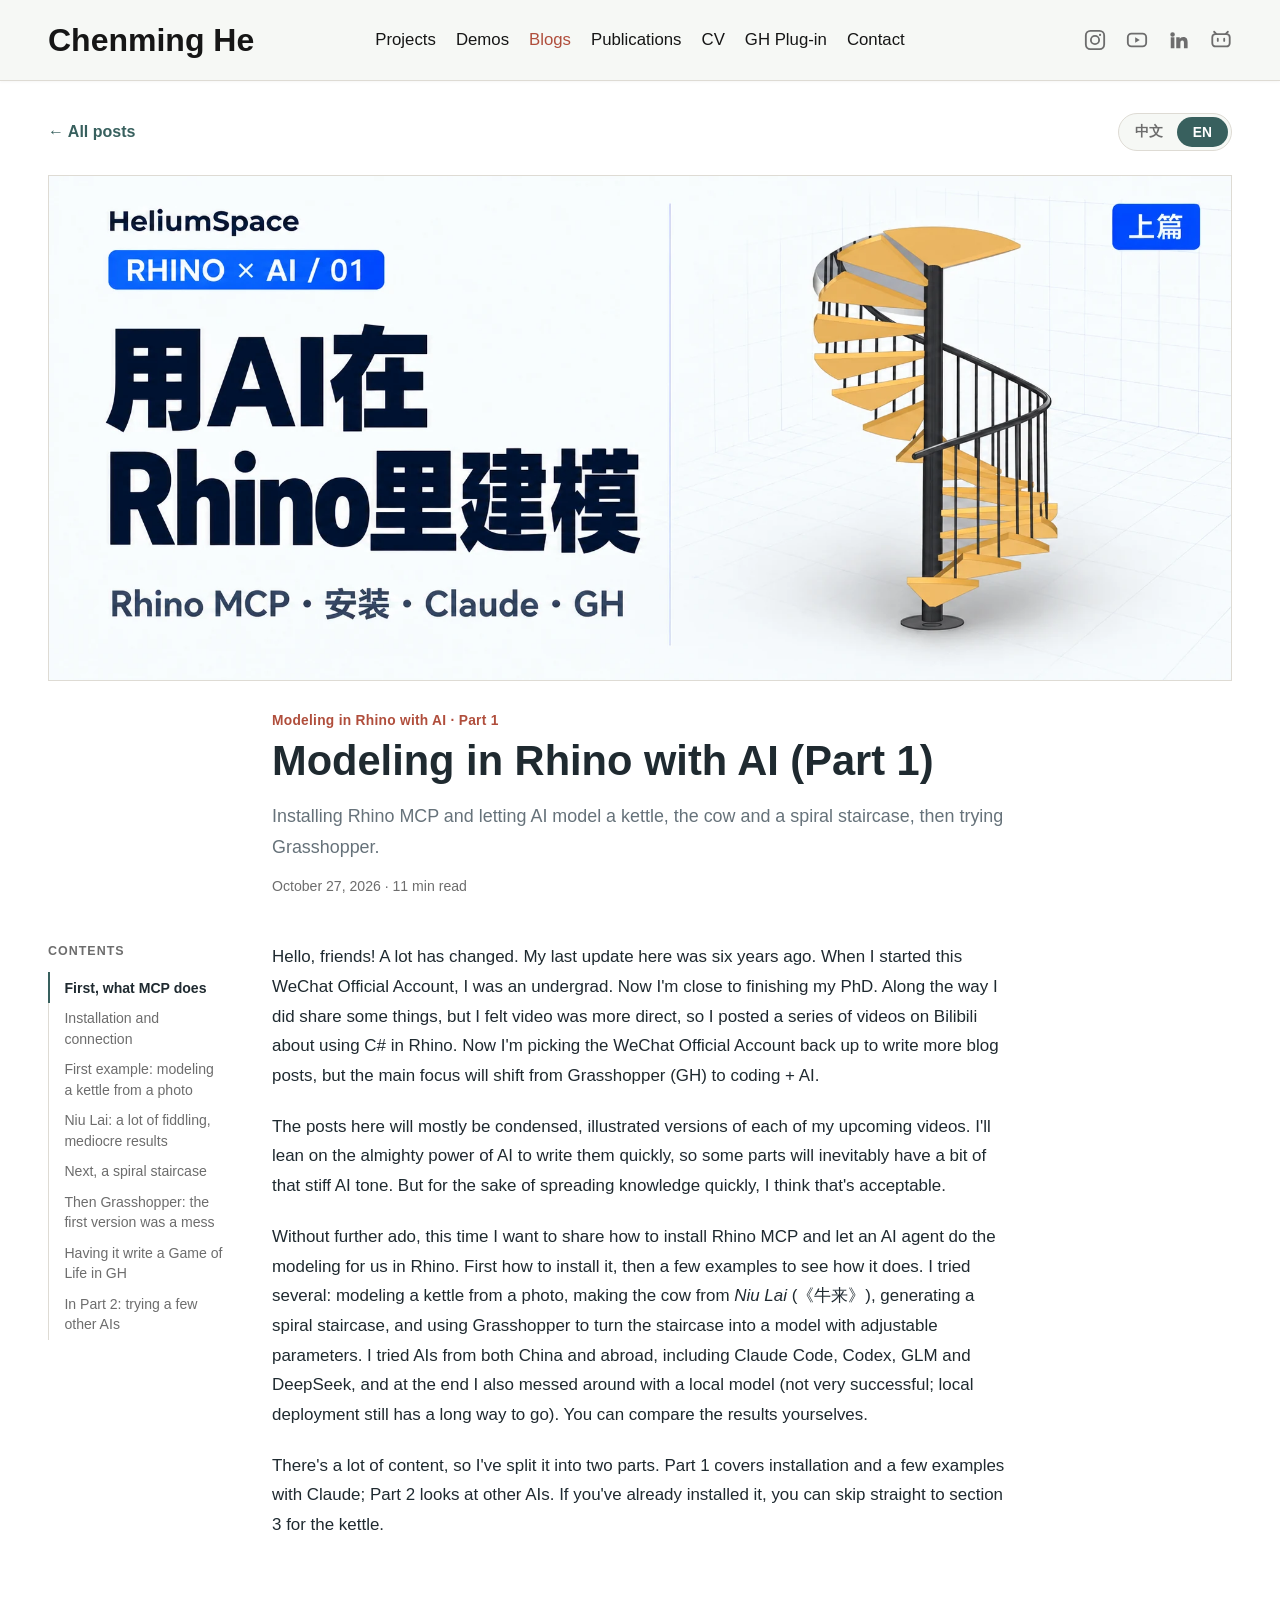
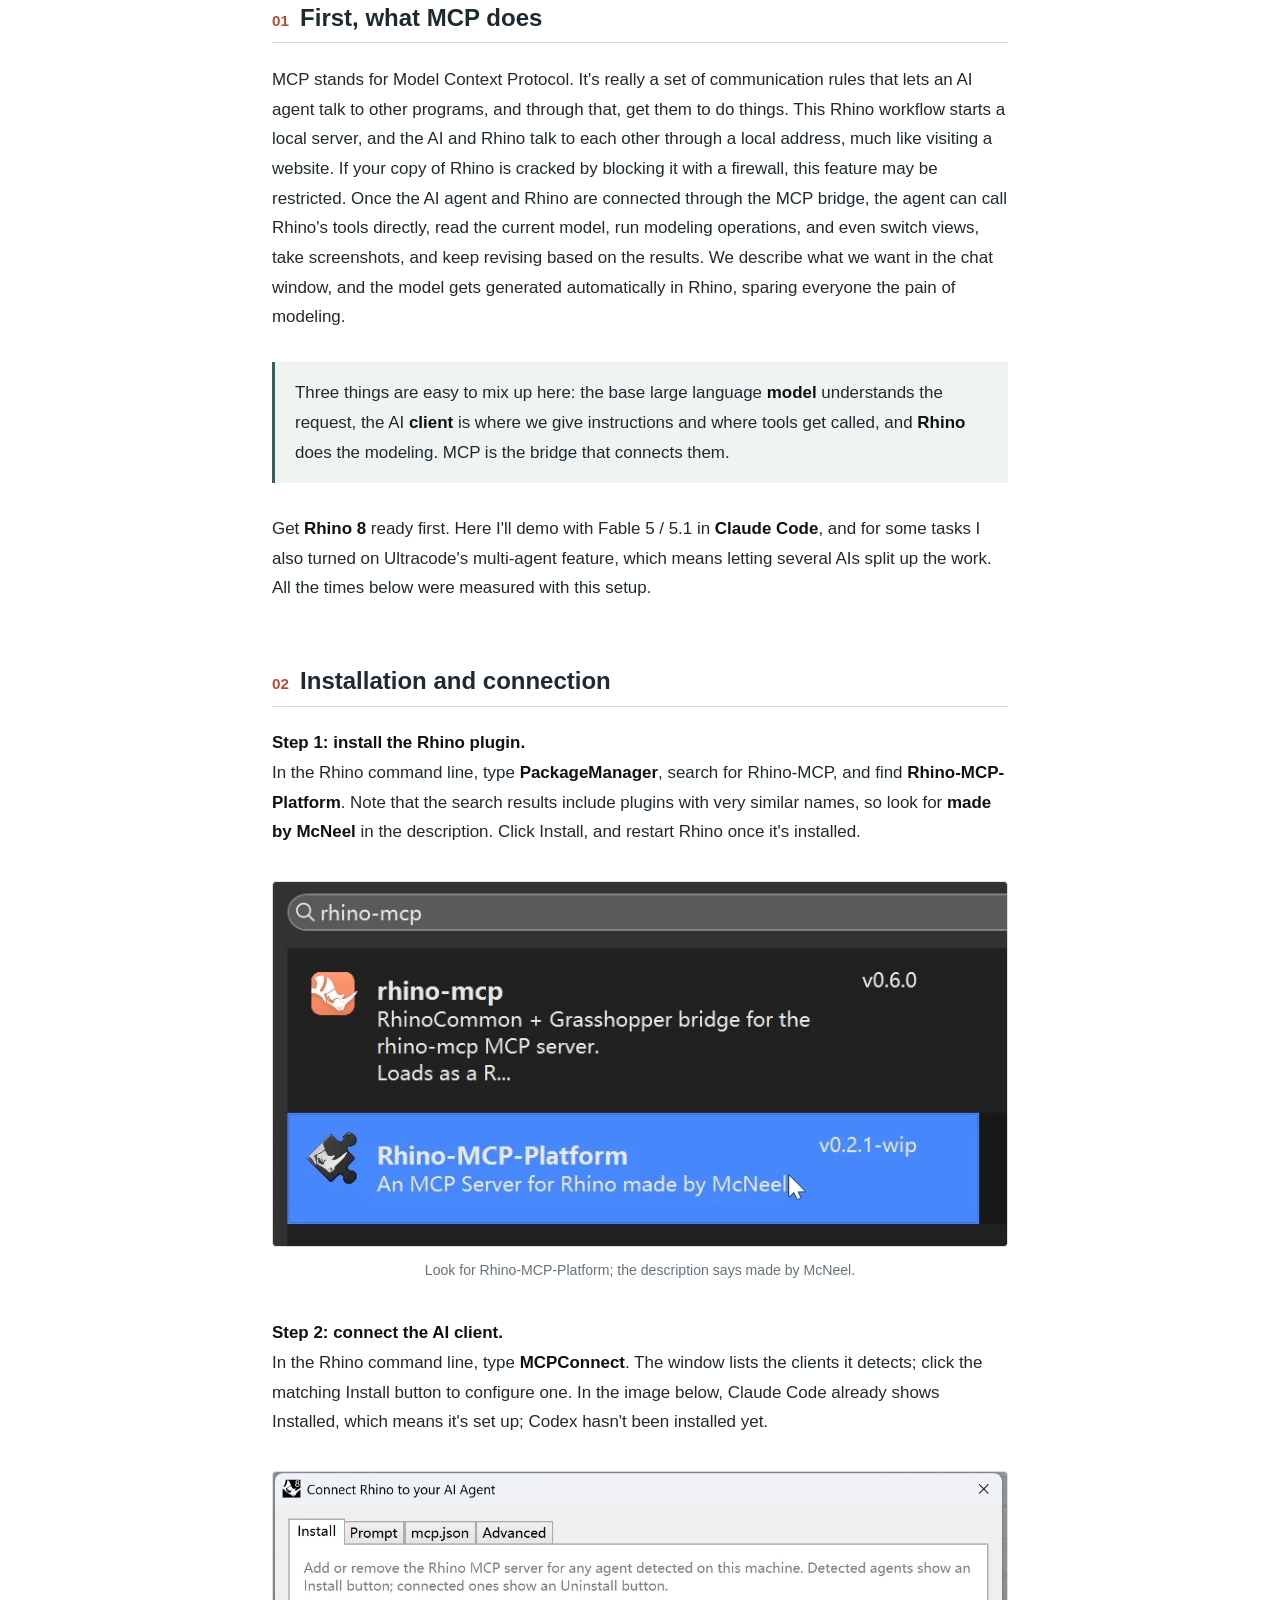
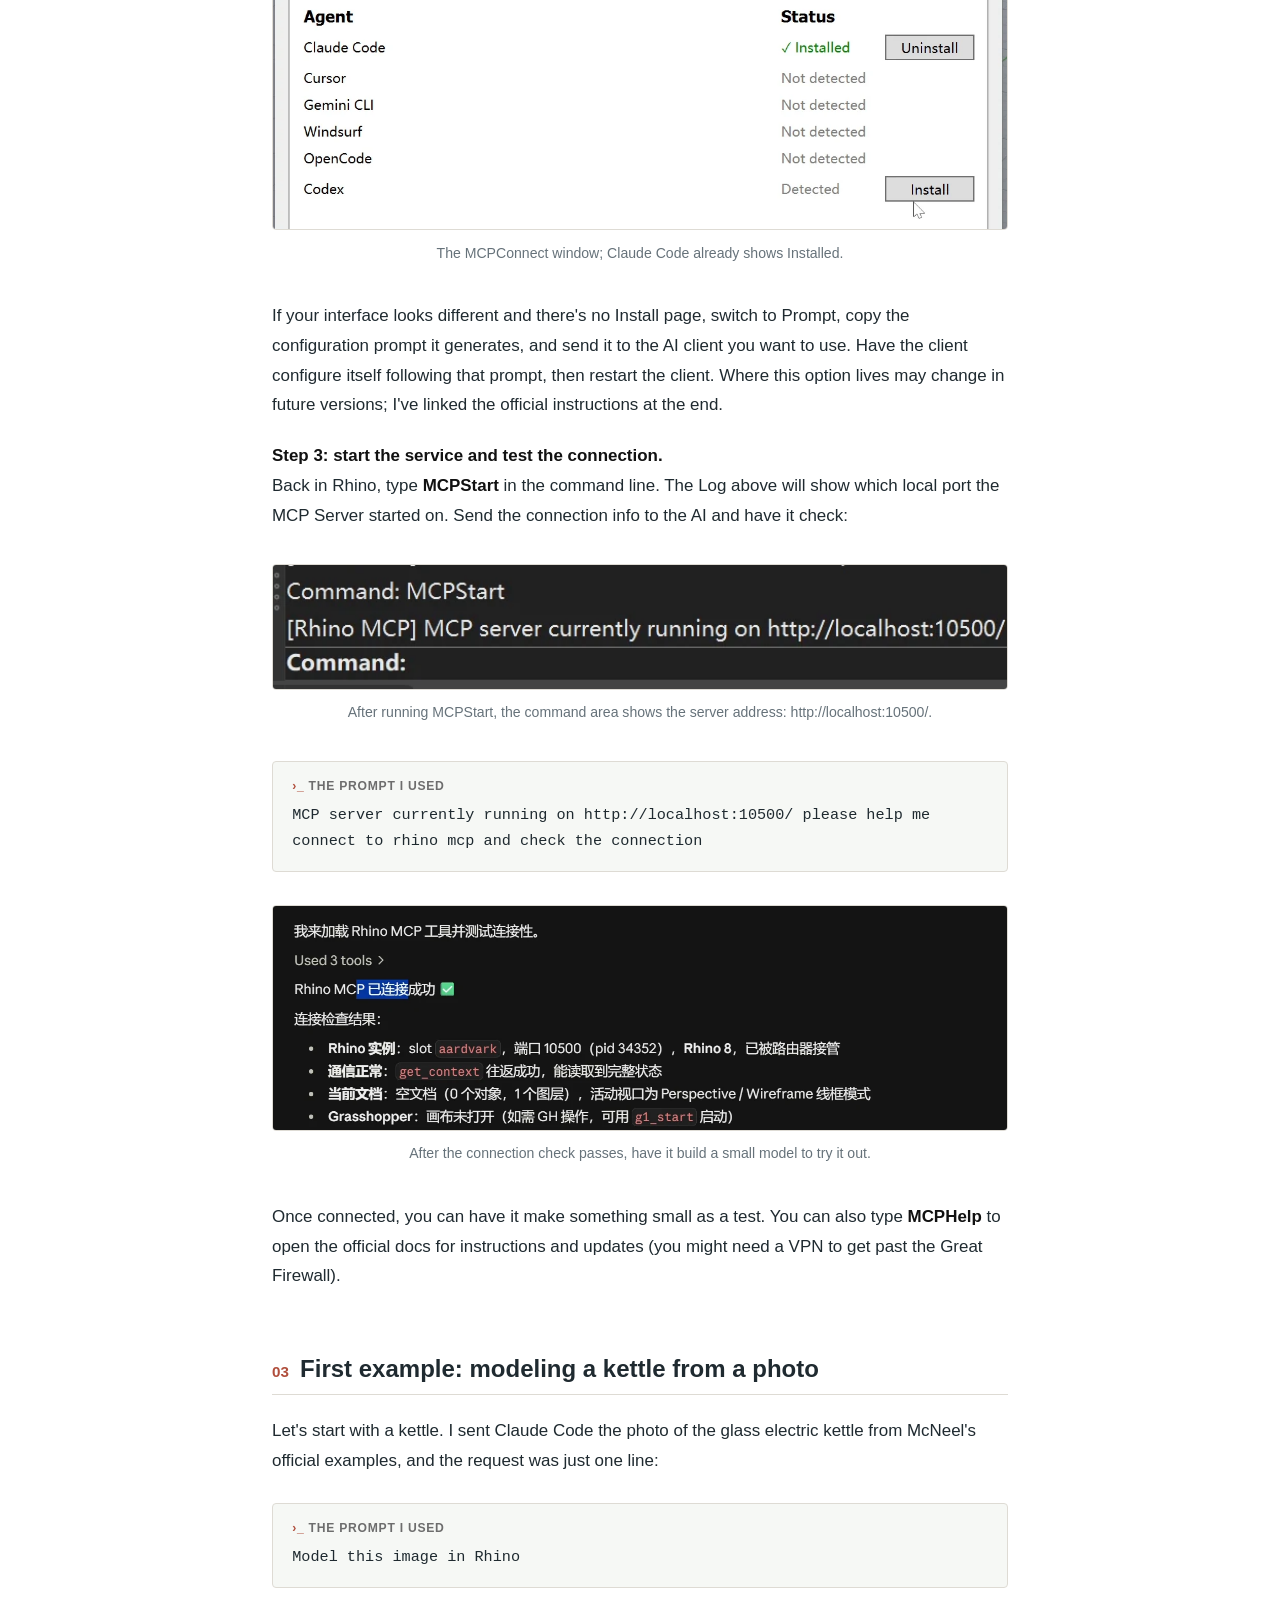
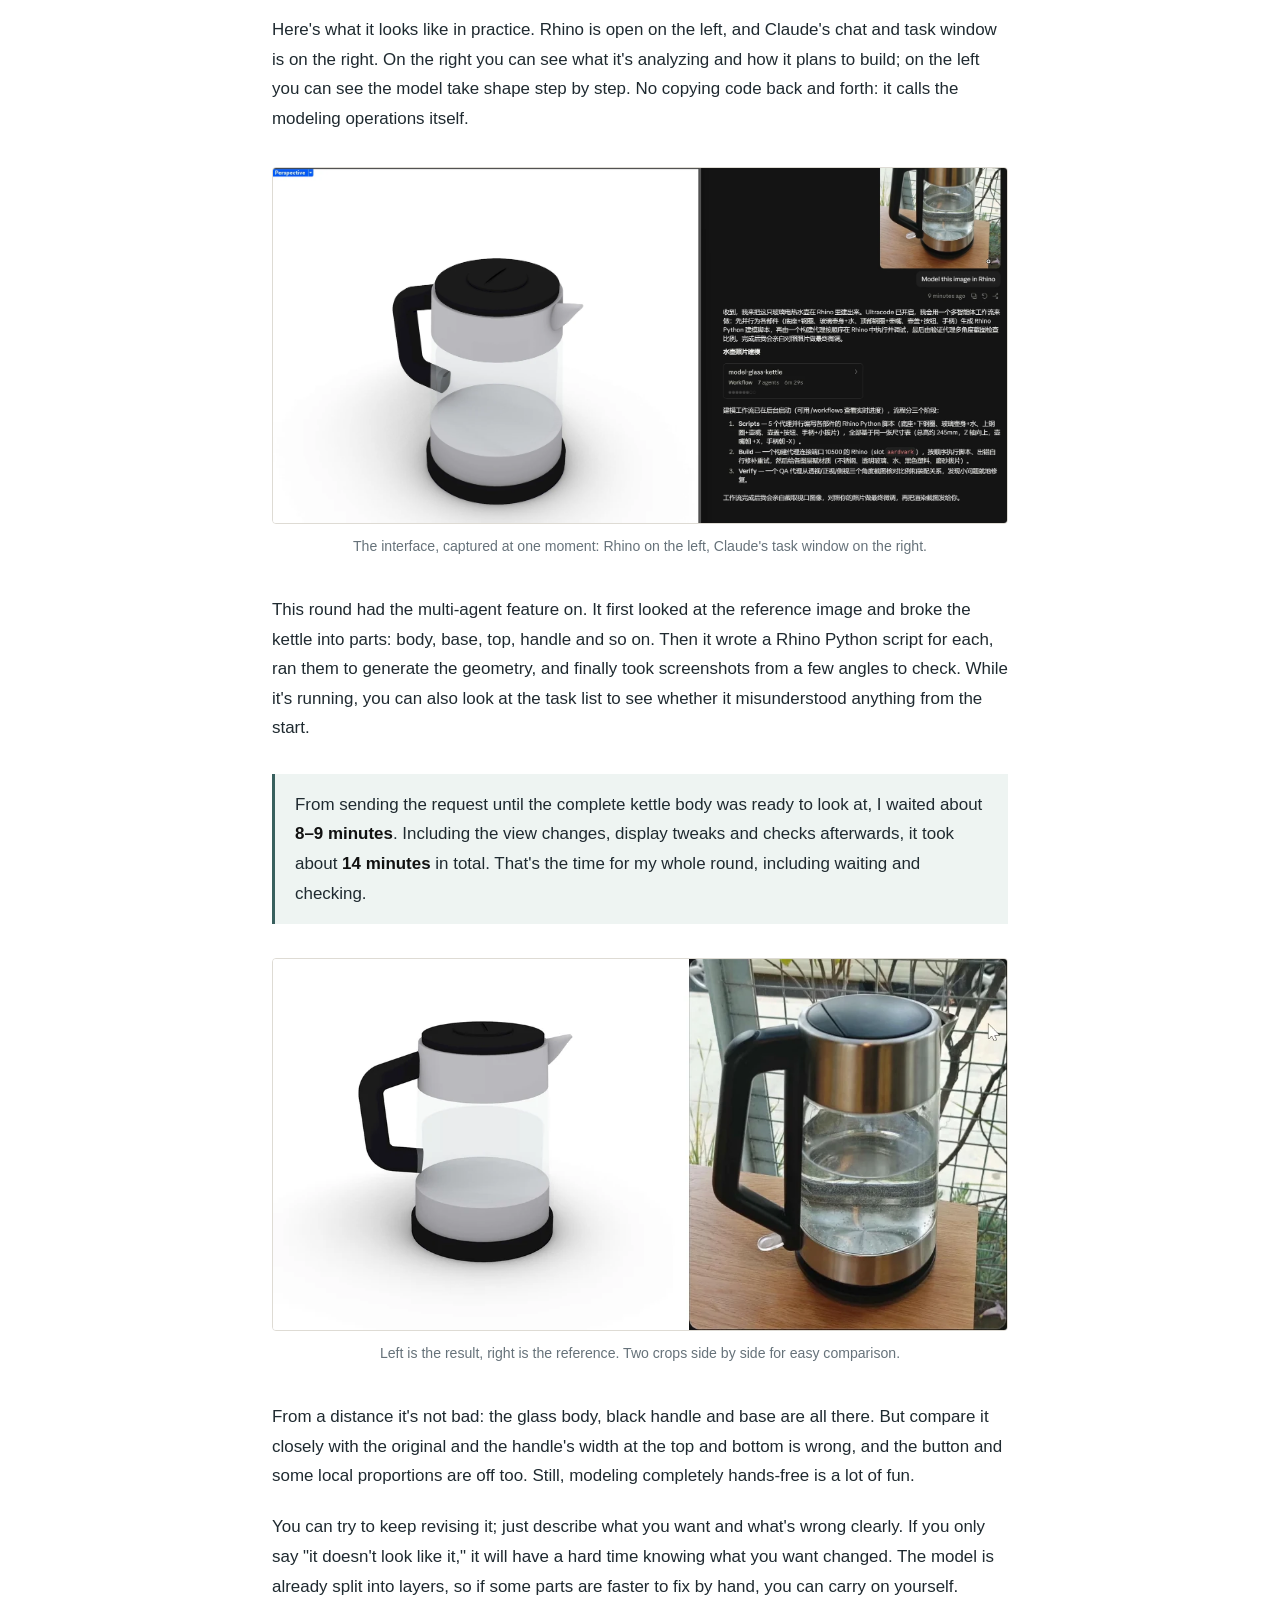
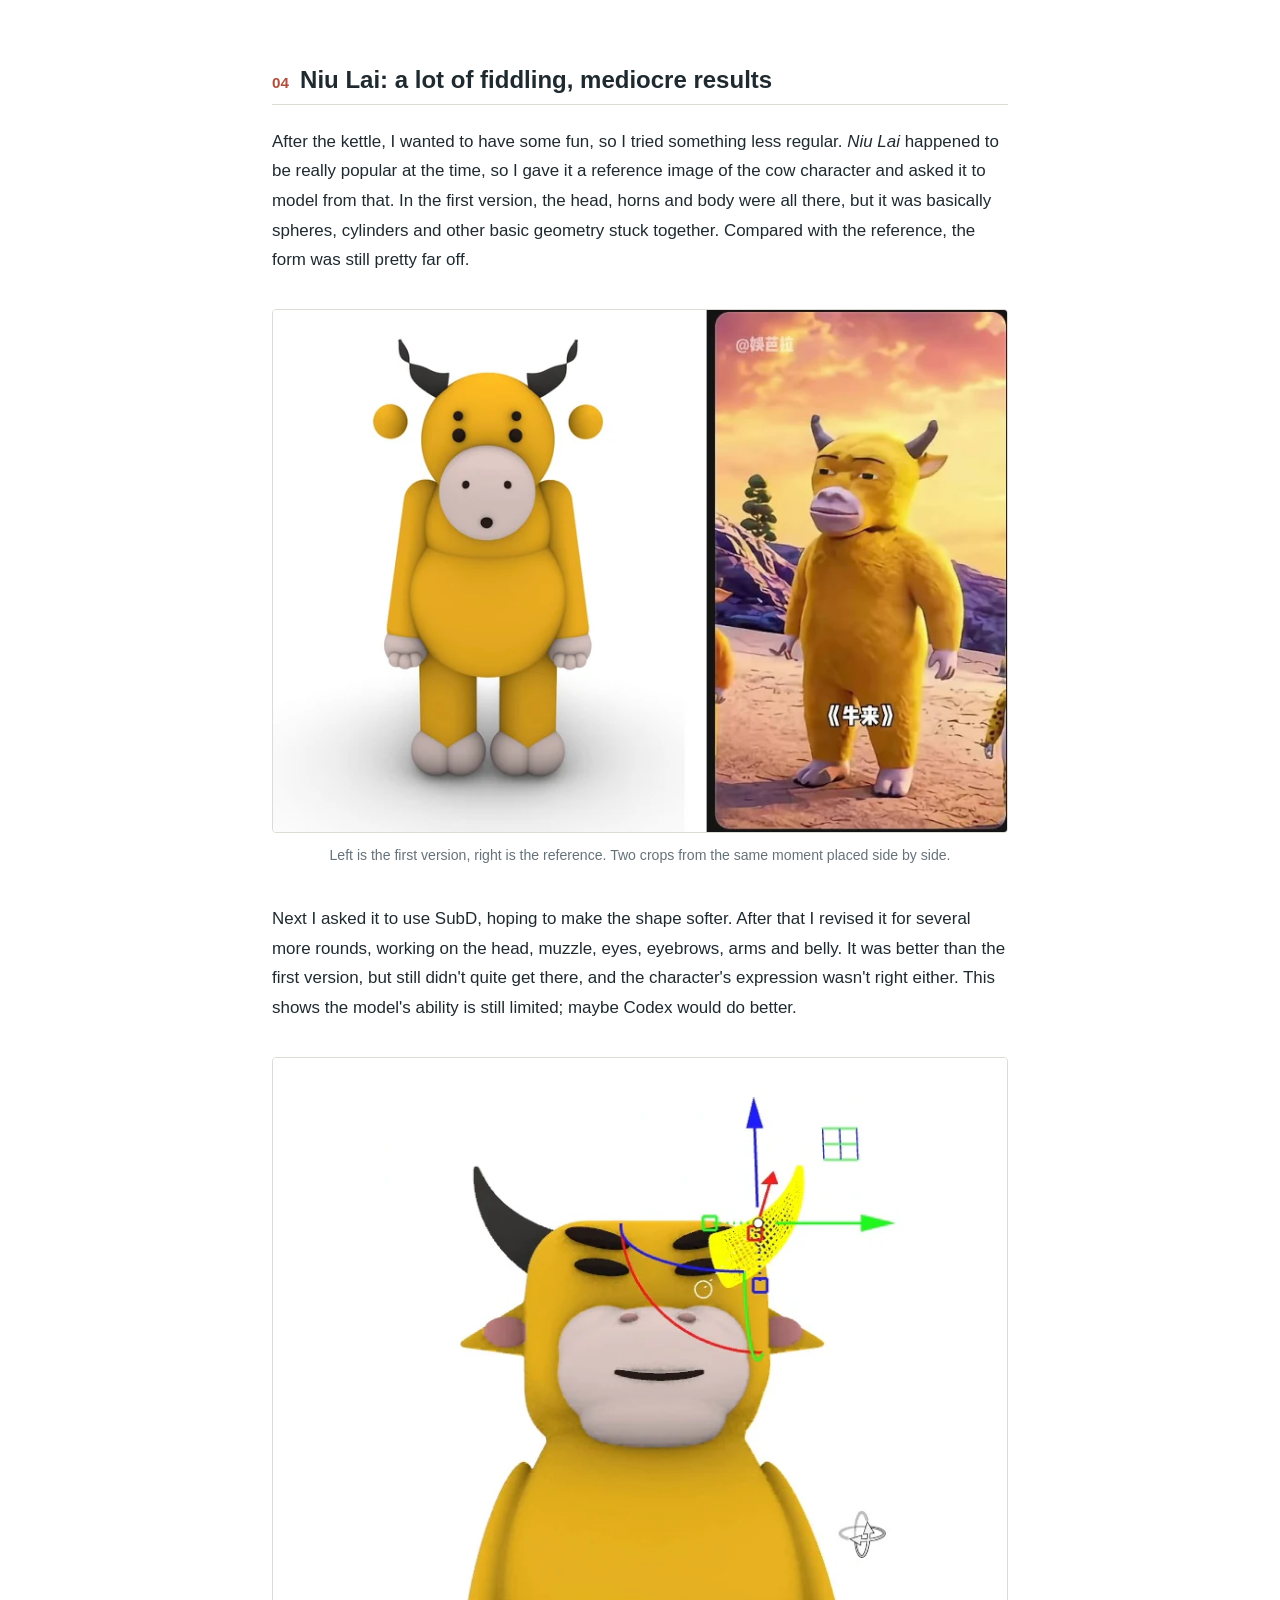
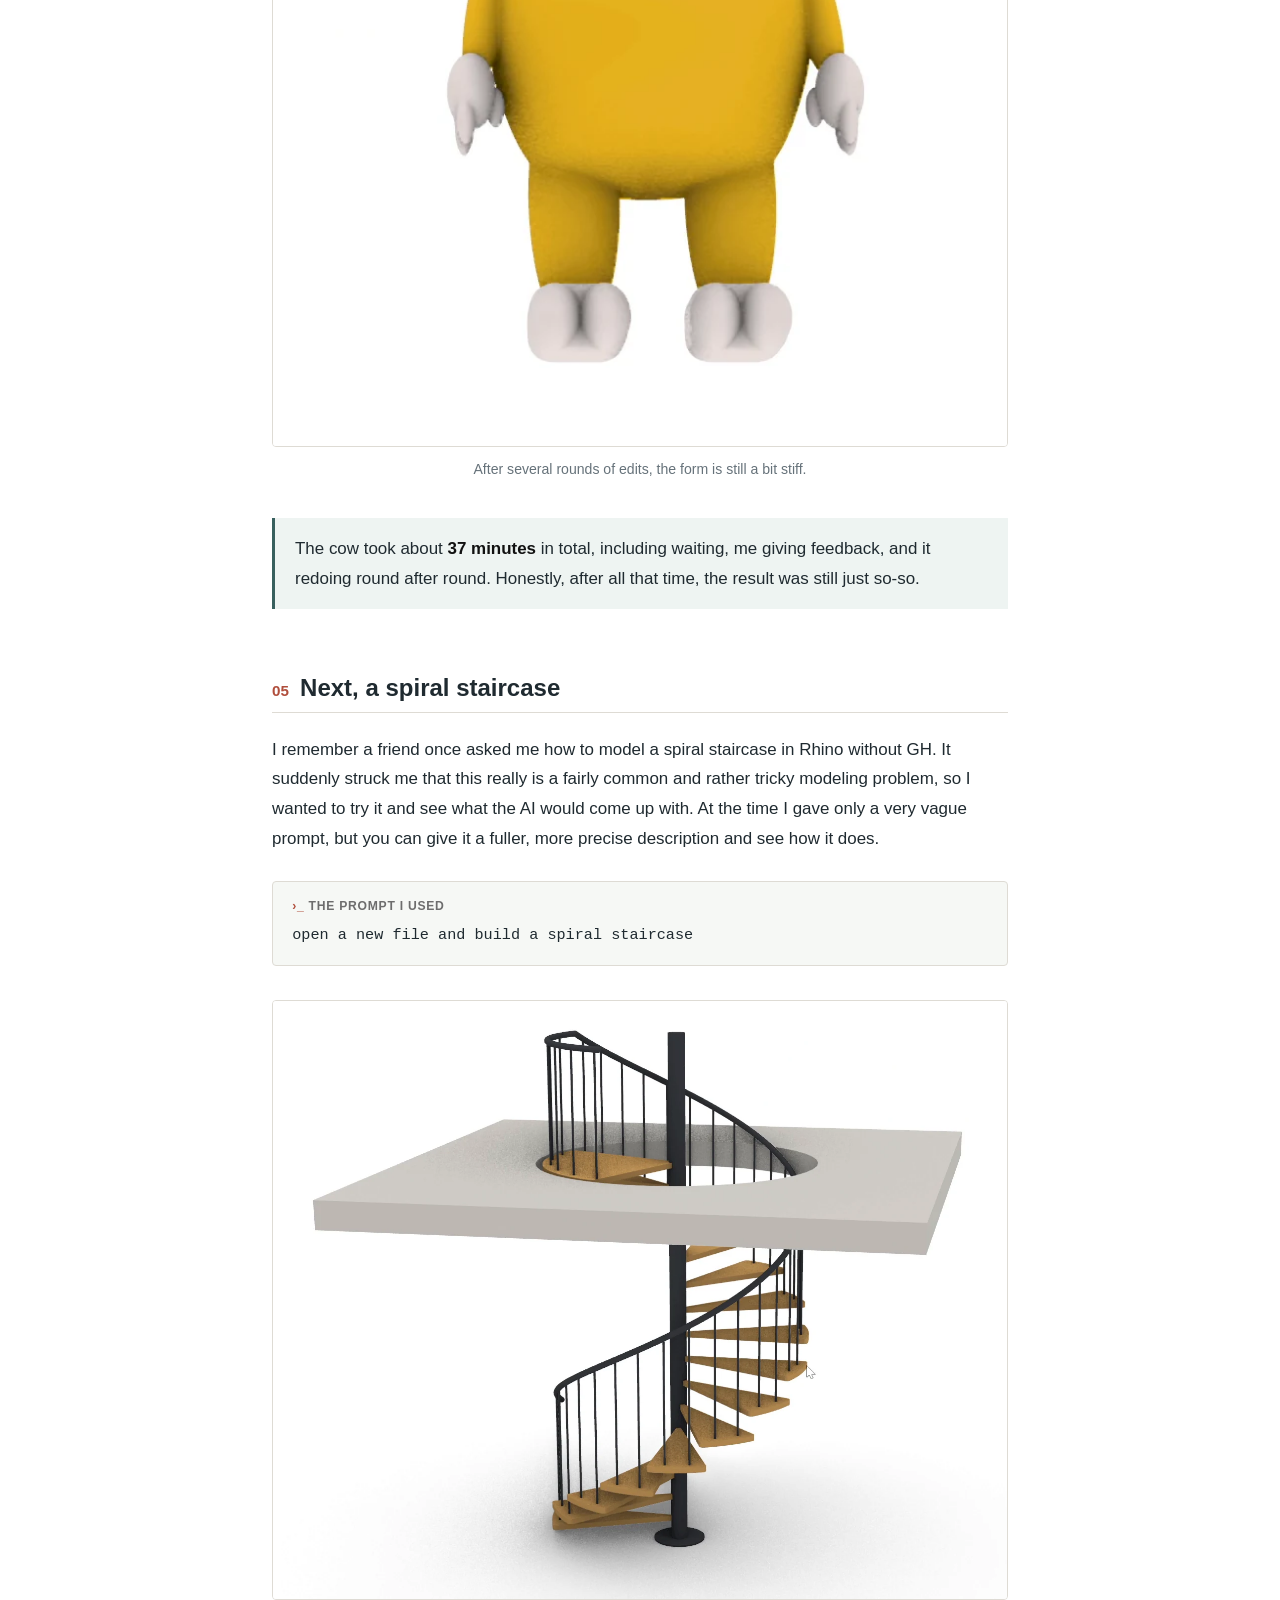
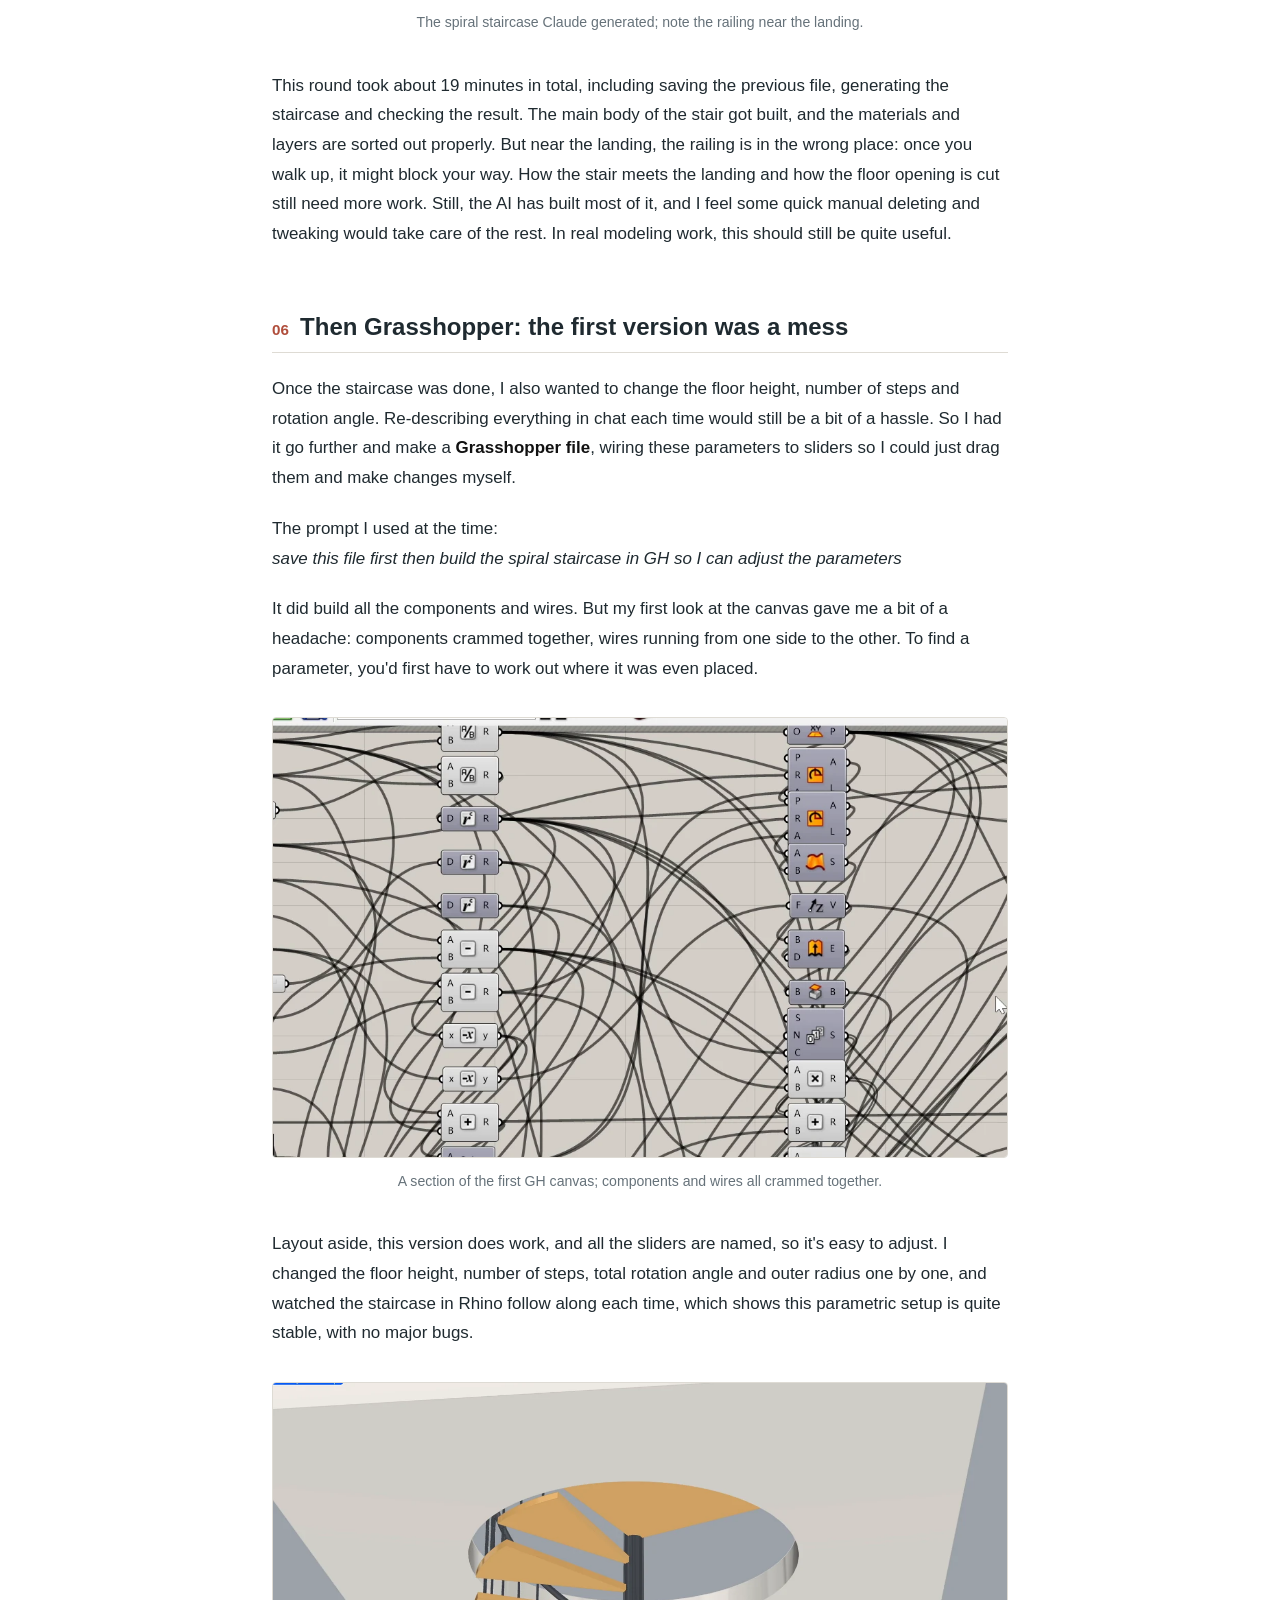
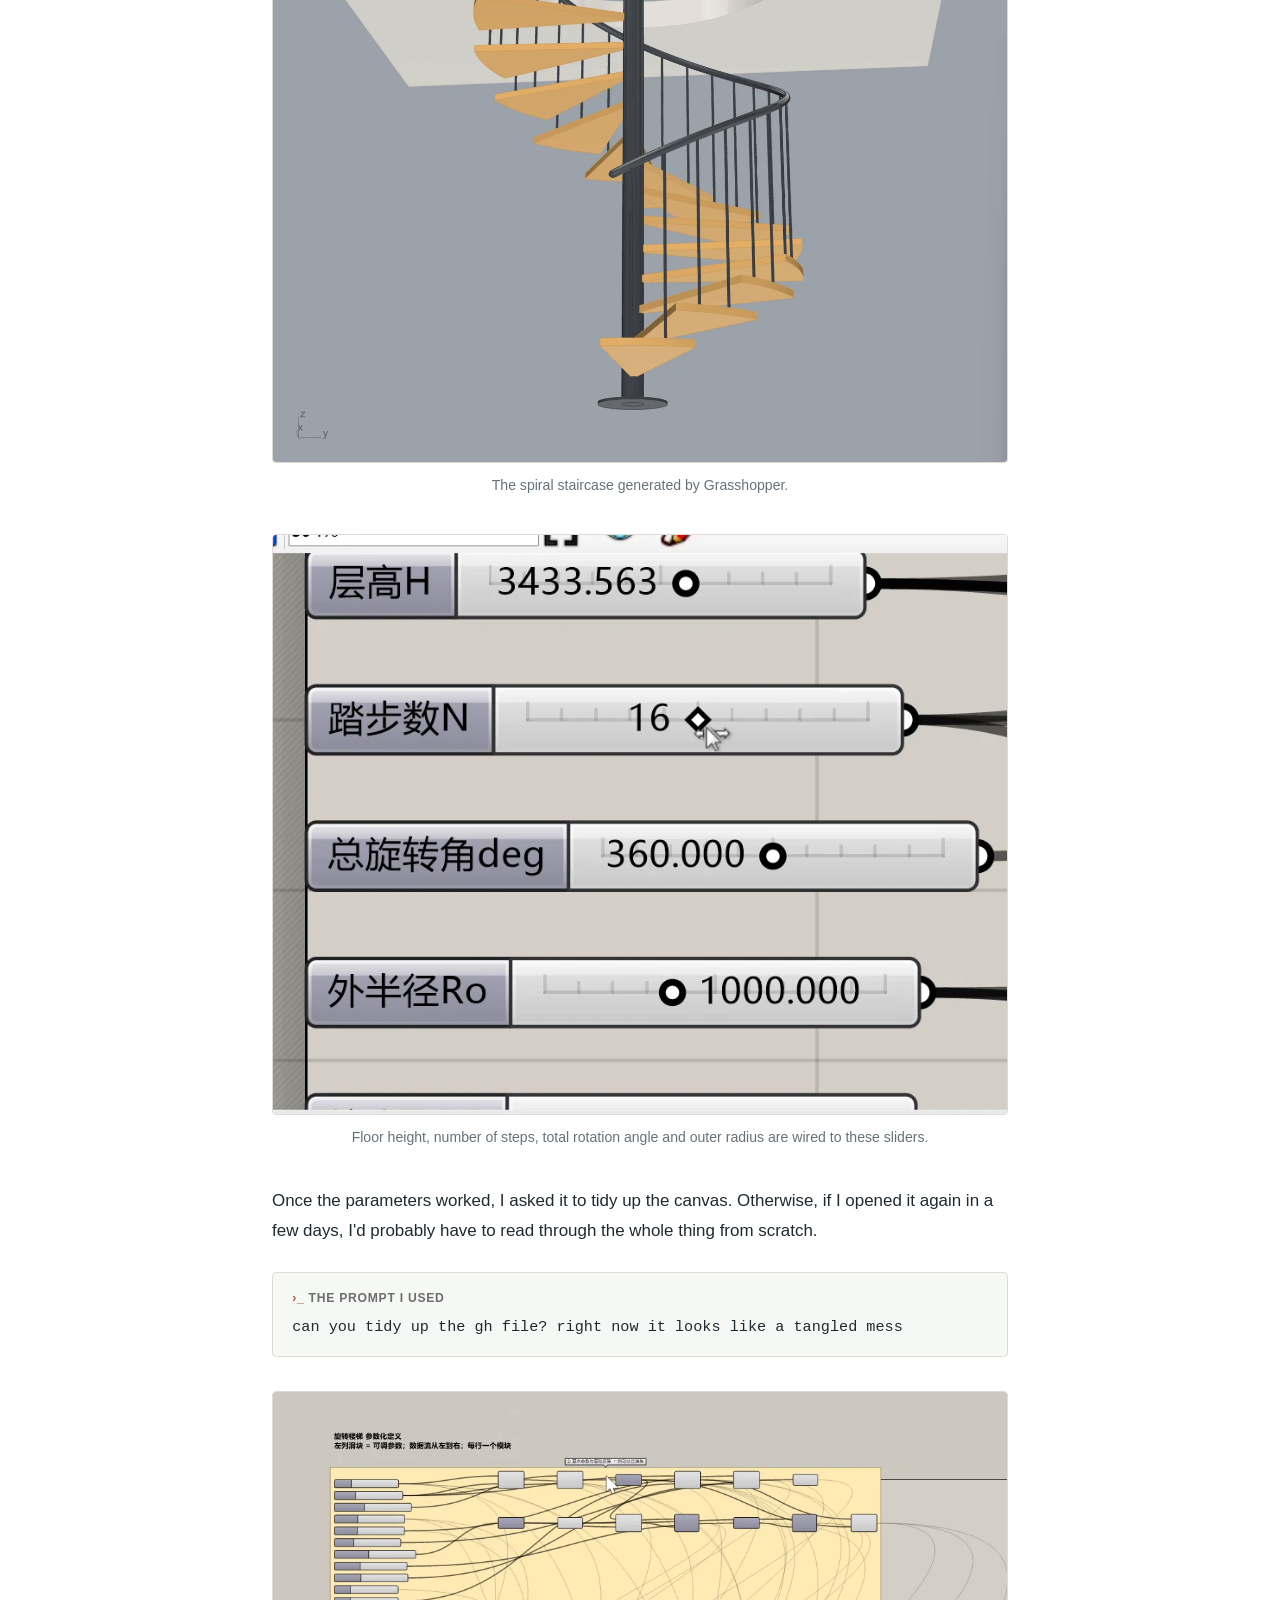
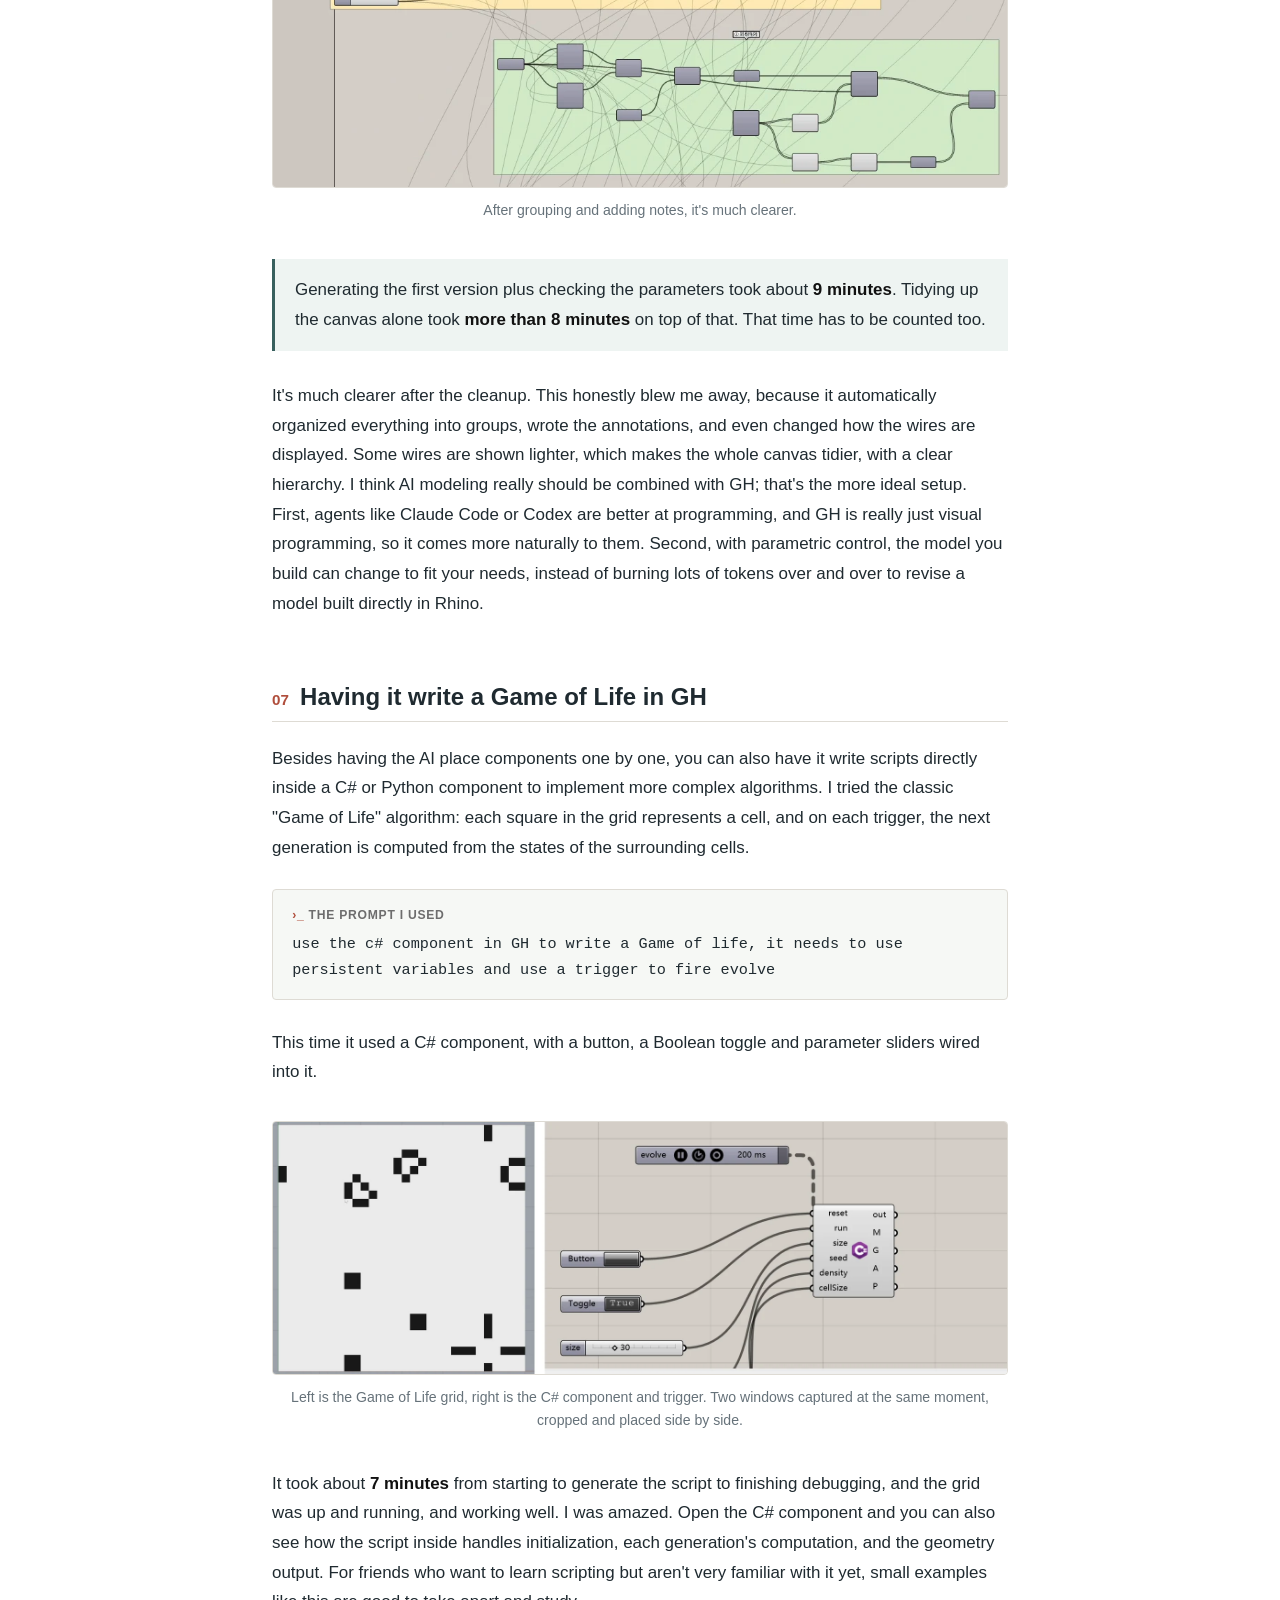
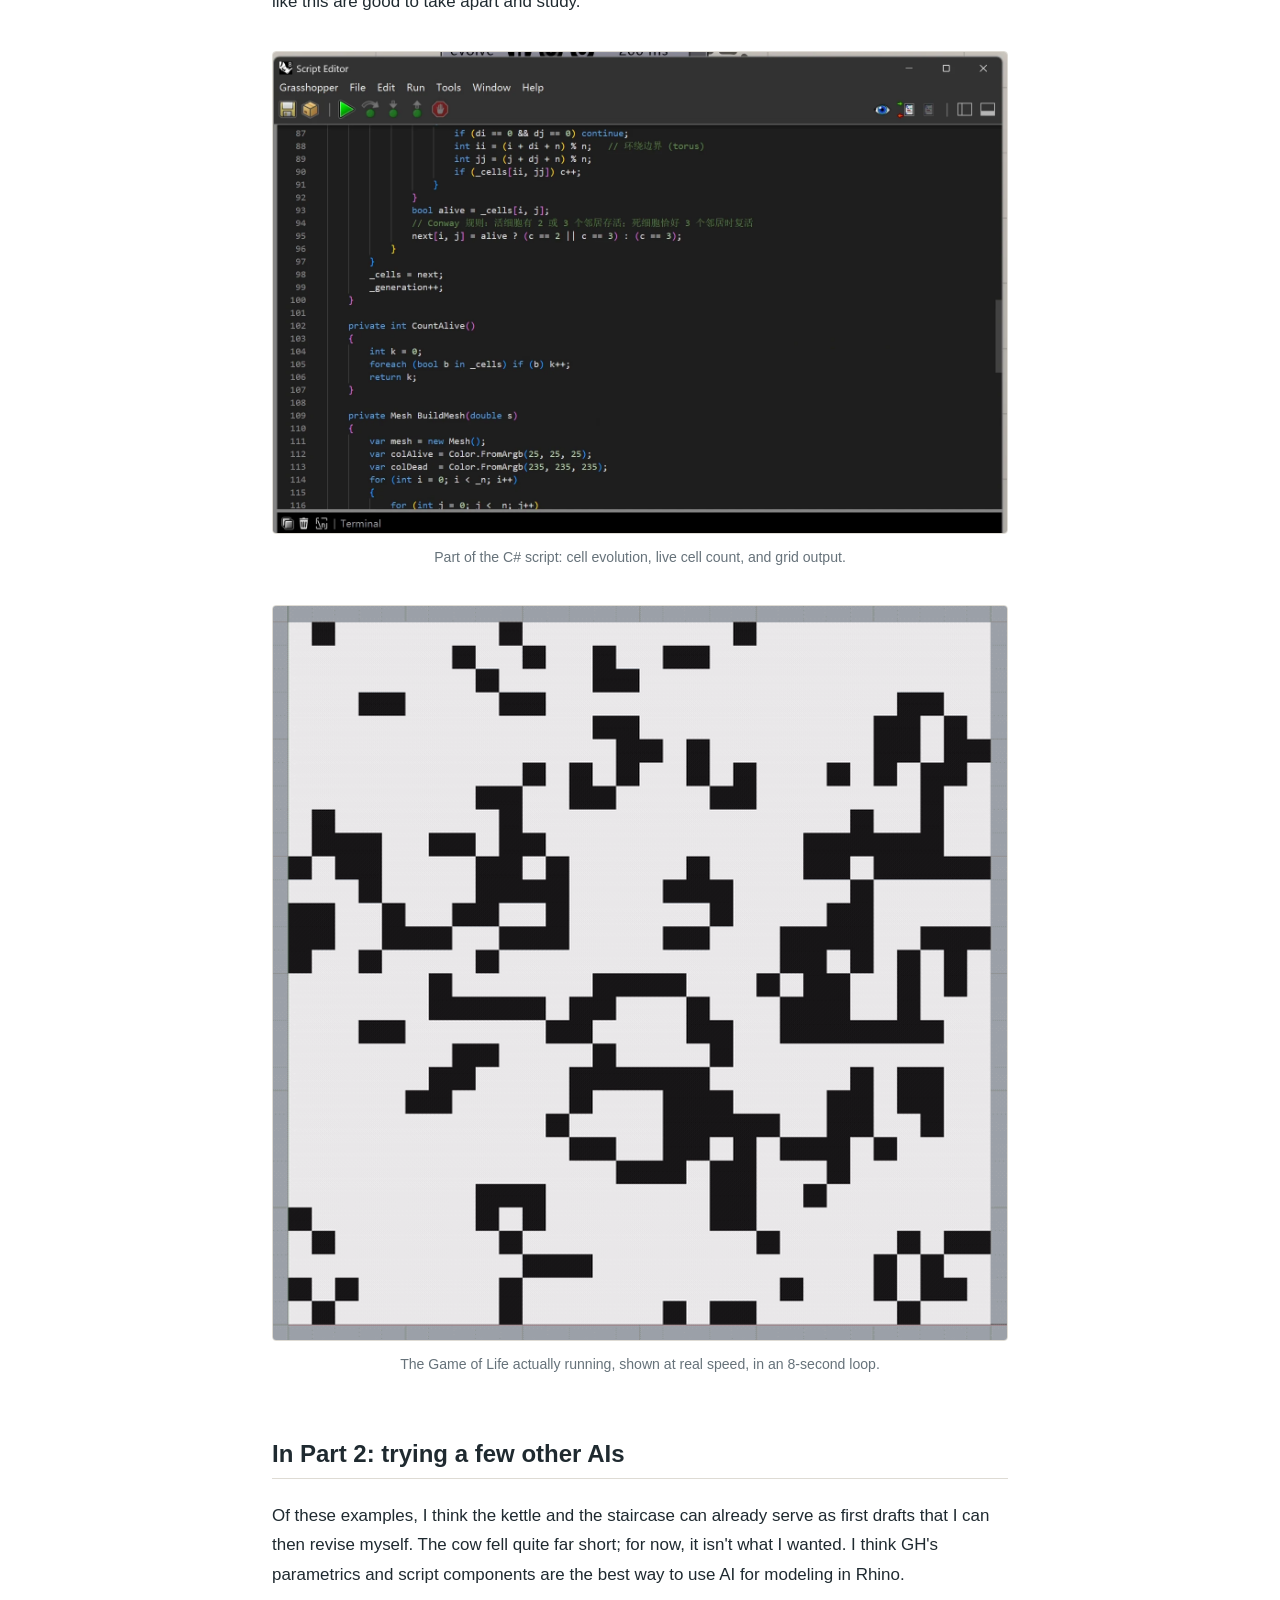
<file: blog/rhino-ai-modeling-1.html>
<!doctype html>
<html lang="en">
  <head>
    <meta charset="utf-8">
    <meta name="viewport" content="width=device-width, initial-scale=1">
    <title>用AI在Rhino里建模（上） · Modeling in Rhino with AI (Part 1) - Chenming He</title>
    <meta name="description" content="Installing Rhino MCP and letting AI model a kettle, the cow and a spiral staircase, then trying Grasshopper.">
    <link rel="stylesheet" href="../assets/css/site.css">
    <link rel="stylesheet" href="../assets/css/blog.css">
    <link rel="canonical" href="https://chenminghe0126.github.io/blog/rhino-ai-modeling-1.html">
    <meta property="og:type" content="article">
    <meta property="og:title" content="Modeling in Rhino with AI (Part 1) | 用AI在Rhino里建模（上）">
    <meta property="og:description" content="Installing Rhino MCP and letting AI model a kettle, the cow and a spiral staircase, then trying Grasshopper.">
    <meta property="og:image" content="https://chenminghe0126.github.io/assets/blog/rhino-ai-modeling-1/cover.jpg">
    <meta property="og:url" content="https://chenminghe0126.github.io/blog/rhino-ai-modeling-1.html">
    <meta name="twitter:card" content="summary_large_image">
    <script>
(function () {
  var q = new URLSearchParams(location.search).get("lang"), s = null;
  try { s = localStorage.getItem("blog-lang"); } catch (e) {}
  var l = q === "zh" || q === "en" ? q : s === "zh" || s === "en" ? s : (navigator.language || "").toLowerCase().indexOf("zh") === 0 ? "zh" : "en";
  document.documentElement.setAttribute("data-lang", l);
  document.documentElement.lang = l === "zh" ? "zh-CN" : "en";
})();
</script>
  </head>
  <body data-page="blogs" data-title-zh="用AI在Rhino里建模（上） - Chenming He" data-title-en="Modeling in Rhino with AI (Part 1) - Chenming He">
    <a class="skip-link" href="#main">Skip to content</a>
    <header class="site-header">
      <div class="site-header-inner">
      <a class="site-title" href="../index.html">Chenming He</a>
      <nav class="site-nav" aria-label="Primary navigation">
        <a href="../index.html">Projects</a>
        <a href="../demos.html">Demos</a>
        <a href="../blogs.html" aria-current="page">Blogs</a>
        <a href="../publications.html">Publications</a>
        <a href="../cv.html">CV</a>
        <a href="../gh-plugins.html">GH Plug-in</a>
        <a href="../contact.html">Contact</a>
      </nav>
      <nav class="social-nav" aria-label="Social links">
        <a href="https://instagram.com/chenming_he?igshid=OGQ5ZDc2ODk2ZA==" target="_blank" rel="noreferrer" aria-label="Instagram"><svg viewBox="0 0 24 24" fill="none" stroke="currentColor" stroke-width="2" stroke-linecap="round" stroke-linejoin="round" aria-hidden="true"><rect x="2" y="2" width="20" height="20" rx="5"/><circle cx="12" cy="12" r="4.5"/><circle cx="17.5" cy="6.5" r="1.2" fill="currentColor" stroke="none"/></svg></a>
        <a href="https://www.youtube.com/@chenminghe8218/featured" target="_blank" rel="noreferrer" aria-label="YouTube"><svg viewBox="0 0 24 24" fill="none" stroke="currentColor" stroke-width="2" stroke-linecap="round" stroke-linejoin="round" aria-hidden="true"><rect x="2" y="5" width="20" height="14" rx="4"/><path d="M10 9l5 3-5 3z" fill="currentColor" stroke="none"/></svg></a>
        <a href="http://linkedin.com/in/chenminghe" target="_blank" rel="noreferrer" aria-label="LinkedIn"><svg viewBox="0 0 24 24" fill="currentColor" stroke="none" aria-hidden="true"><path d="M4.98 3.5A2.5 2.5 0 1 0 5 8.5 2.5 2.5 0 0 0 4.98 3.5zM3 9h4v12H3zM9 9h3.8v1.7h.05c.53-1 1.83-2.05 3.77-2.05 4.03 0 4.78 2.65 4.78 6.1V21h-4v-5.4c0-1.29-.02-2.95-1.8-2.95-1.8 0-2.08 1.4-2.08 2.85V21H9z"/></svg></a>
        <a href="https://space.bilibili.com/38767929" target="_blank" rel="noreferrer" aria-label="Bilibili"><svg viewBox="0 0 24 24" fill="none" stroke="currentColor" stroke-width="2" stroke-linecap="round" stroke-linejoin="round" aria-hidden="true"><path d="M7 5.5 4.5 3M17 5.5 19.5 3"/><rect x="2.5" y="5.5" width="19" height="13.5" rx="3.5"/><path d="M8.5 10.5v2.5M15.5 10.5v2.5"/></svg></a>
      </nav>
      </div>
    </header>

    <main id="main" class="page-shell blog-shell">
      <div class="post-topbar">
        <a class="back-link" href="../blogs.html"><span data-lang="zh" lang="zh-CN">← 全部文章</span><span data-lang="en" lang="en">← All posts</span></a>
        <div class="lang-switch" role="group" aria-label="Language">
          <button type="button" data-set-lang="zh" lang="zh-CN">中文</button>
          <button type="button" data-set-lang="en" lang="en">EN</button>
        </div>
      </div>
      <article class="post">
        <header class="post-hero">
          <figure class="post-cover"><img src="../assets/blog/rhino-ai-modeling-1/cover.webp" alt="" width="1921" height="819"></figure>
          <div class="post-hero-text">
            <p class="post-kicker"><span data-lang="zh" lang="zh-CN">用AI在Rhino里建模 · 第 1 篇</span><span data-lang="en" lang="en">Modeling in Rhino with AI · Part 1</span></p>
            <h1><span data-lang="zh" lang="zh-CN">用AI在Rhino里建模（上）</span><span data-lang="en" lang="en">Modeling in Rhino with AI (Part 1)</span></h1>
            <p class="post-dek"><span data-lang="zh" lang="zh-CN">安装 Rhino MCP，让 AI 建水壶、牛牛和旋转楼梯，再试试 Grasshopper。</span><span data-lang="en" lang="en">Installing Rhino MCP and letting AI model a kettle, the cow and a spiral staircase, then trying Grasshopper.</span></p>
            <p class="post-meta"><span data-lang="zh" lang="zh-CN">2026 年 10 月 27 日 · 7 分钟阅读</span><span data-lang="en" lang="en">October 27, 2026 · 11 min read</span></p>

          </div>
        </header>
        <div class="post-layout">
          <nav class="post-toc" aria-label="Contents"><p class="post-toc-title"><span data-lang="zh" lang="zh-CN">目录</span><span data-lang="en" lang="en">Contents</span></p><ol data-lang="zh" lang="zh-CN"><li><a href="#zh-s1">先说一下 MCP 是干什么的</a></li><li><a href="#zh-s2">安装和连接</a></li><li><a href="#zh-s3">第一个例子：照着照片建水壶</a></li><li><a href="#zh-s4">牛来：折腾了半天，效果一般</a></li><li><a href="#zh-s5">再试一个旋转楼梯</a></li><li><a href="#zh-s6">接着试 Grasshopper，第一版很乱</a></li><li><a href="#zh-s7">让它在 GH 里写个生命游戏</a></li><li><a href="#zh-s8">下篇再换几种 AI 试试</a></li></ol><ol data-lang="en" lang="en"><li><a href="#en-s1">First, what MCP does</a></li><li><a href="#en-s2">Installation and connection</a></li><li><a href="#en-s3">First example: modeling a kettle from a photo</a></li><li><a href="#en-s4">Niu Lai: a lot of fiddling, mediocre results</a></li><li><a href="#en-s5">Next, a spiral staircase</a></li><li><a href="#en-s6">Then Grasshopper: the first version was a mess</a></li><li><a href="#en-s7">Having it write a Game of Life in GH</a></li><li><a href="#en-s8">In Part 2: trying a few other AIs</a></li></ol></nav>
          <div class="post-main">
            <div class="post-body" data-lang="zh" lang="zh-CN">
<p>Hello，朋友们！时过境迁，上次更新还是6年前。创建公众号之初，我在读本科，现在已经快博士毕业了。中途其实也做了一些知识分享，不过觉得视频的方式更加直观，所以在小破站上更新了一系列在 Rhino 里使用 C# 的视频。现在准备捡起公众号，继续写更多 blogs，但主要内容会从 GH 转向 coding + AI 方面的知识分享。</p>
<p>这里的文章，也主要会是我之后每期视频的精炼图文版本。我将借助 AI 的无上大法快速写文，所以有的部分难免带点 AI 的僵硬文气，不过为了快速传播知识，我觉得也未尝不可。</p>
<p>不多废话，这次主要想分享如何安装 Rhino MCP，让 AI Agent 帮我们在 Rhino 里建模。先讲怎么装，再用几个例子看看效果。我试了几个例子：照着照片建水壶、做《牛来》里的牛牛、生成旋转楼梯，用 Grasshopper 把楼梯做成可以调参数的模型。国内国外的 AI 都试了一下，包括 Claude Code、Codex、GLM 和 DeepSeek，最后还折腾了一下本地模型（不是很成功，本地部署还道阻且长）。大家可以自己比较一下效果。</p>
<p>内容比较多，分成上下两篇。上篇先讲安装和 Claude 的几个例子，下篇再看其他 AI。已经装好的朋友，可以直接跳到第三节看水壶。</p>
<h2 id="zh-s1"><span class="sec-num">01</span>先说一下 MCP 是干什么的</h2>
<p>MCP 全称 Model Context Protocol，模型上下文协议。它其实是一套通信规则，让 AI Agent 可以和其他程序交流，从而控制其他程序做事。这套 Rhino 工作流会在本地启动一个服务（Server），通过本机地址，用类似访问网站的方式相互通信。如果你的 Rhino 是设置了防火墙进行的破解，使用这个功能就可能受限。AI Agent 和 Rhino 通过 MCP 这个桥梁连接后，Agent 可以直接调用 Rhino 的工具，读取当前模型、运行建模操作，还能切换视角、截图，再根据结果继续修改。我们在聊天窗口里提要求，模型就在 Rhino 里自动生成，省去大家的建模之苦了。</p>
<aside class="post-note"><p>这里有三个东西容易混：基础大语言<strong>模型</strong>负责理解要求，AI <strong>客户端</strong>是我们发出指令、调用工具的地方，<strong>Rhino</strong> 用来建模。MCP 就是把它们接起来的桥梁。</p></aside>
<p>先准备好 <strong>Rhino 8</strong>。这里先用 <strong>Claude Code</strong> 中的 Fable 5／5.1 做演示，部分任务还开了 Ultracode 多智能体功能，也就是让几个 AI 分工处理。下面的耗时都是在这套设置下试出来的。</p>
<h2 id="zh-s2"><span class="sec-num">02</span>安装和连接</h2>
<p><strong>第一步，安装 Rhino 插件。</strong><br>
在 Rhino 命令行输入 <strong>PackageManager</strong>，搜索 Rhino-MCP，找到 <strong>Rhino-MCP-Platform</strong>。这里注意一下，搜索结果里有名字很像的插件，要认准说明中的 <strong>made by McNeel</strong>。点击 Install，装好后重启 Rhino。</p>
<figure class="post-figure"><img src="../assets/blog/rhino-ai-modeling-1/u01_package.webp" alt="认准 Rhino-MCP-Platform 与 made by McNeel。" width="765" height="380" loading="lazy" decoding="async"><figcaption>认准 Rhino-MCP-Platform，说明里有 made by McNeel。</figcaption></figure>
<p><strong>第二步，连接 AI 客户端。</strong><br>
在 Rhino 命令行里输入 <strong>MCPConnect</strong>，窗口会列出检测到的客户端，点击对应的 Install 就可以配置。下面这张图里，Claude Code 已经显示 Installed，说明装好了；Codex 还没有装。</p>
<figure class="post-figure"><img src="../assets/blog/rhino-ai-modeling-1/u02_connect.webp" alt="MCPConnect：给已经安装好的客户端配置连接。" width="1150" height="560" loading="lazy" decoding="async"><figcaption>MCPConnect 窗口，Claude Code 已经显示 Installed。</figcaption></figure>
<p>如果你的界面和这里不一样，没有 Install 页面，可以切到 Prompt，复制它生成的配置提示，发给要用的 AI 客户端，让它按提示配置，再重启客户端。版本更新后入口可能会变，文末放了官方说明。</p>
<p><strong>第三步，启动服务，试一下能不能连上。</strong><br>
回到 Rhino，在命令行输入 <strong>MCPStart</strong>，上方的日志（Log）里会显示 MCP Server 启动在哪个本地端口。把连接信息发给 AI，让它检查一下：</p>
<figure class="post-figure"><img src="../assets/blog/rhino-ai-modeling-1/u12_server_log.webp" alt="运行 MCPStart 后，命令区显示服务地址：http://localhost:10500/。" width="713" height="120" loading="lazy" decoding="async"><figcaption>运行 MCPStart 后，命令区显示服务地址：http://localhost:10500/。</figcaption></figure>
<div class="post-prompt"><div class="post-prompt-label">我用的 Prompt</div><div class="post-prompt-body"><p>MCP server currently running on http://localhost:10500/ 请帮我连接rhino mcp 并检查连接性</p></div></div>
<figure class="post-figure"><img src="../assets/blog/rhino-ai-modeling-1/u03_connected.webp" alt="连接测试成功后，再用实际操作确认工具是否可用。" width="1330" height="405" loading="lazy" decoding="async"><figcaption>连接检查通过后，再让它做一个小模型试试。</figcaption></figure>
<p>连上之后，可以先让它做一个小东西来测试一下。另外，可以输入 <strong>MCPHelp</strong> 打开官方文档，查阅说明和更新（可能需要爬墙）。</p>
<h2 id="zh-s3"><span class="sec-num">03</span>第一个例子：照着照片建水壶</h2>
<p>先试一个水壶。我把 McNeel 官方示例里的玻璃电热水壶照片发给 Claude Code，要求就一句话：</p>
<div class="post-prompt"><div class="post-prompt-label">我用的 Prompt</div><div class="post-prompt-body"><p>Model this image in Rhino</p></div></div>
<p>我们看一下实际操作时的样子。左边开着 Rhino，右边是 Claude 的聊天和任务窗口。右边能看到它在分析什么、准备怎么建，左边能看到模型逐步生成。不需要把代码复制来复制去，建模操作由它自己调用。</p>
<figure class="post-figure"><img src="../assets/blog/rhino-ai-modeling-1/u04_kettle_workflow.webp" alt="同一时刻的工作界面：左侧 Rhino 显示水壶，右侧 Claude 展示建模任务与脚本流程。" width="1920" height="927" loading="lazy" decoding="async"><figcaption>同一时刻的界面，左边是 Rhino，右边是 Claude 的任务窗口。</figcaption></figure>
<p>这一轮开了多智能体功能。它先看参考图，把水壶拆成壶身、底座、顶部、手柄等部分，再分别写 Rhino Python 脚本，运行之后生成几何体，最后换几个角度截图检查。等它运行的时候，也可以看看任务列表，有没有一开始就理解错的地方。</p>
<aside class="post-note"><p>从发出要求，到开始查看完整的水壶主体，等了大约 <strong>8–9 分钟</strong>。加上后面换视角、调显示和检查结果，前后一共约 <strong>14 分钟</strong>。这里算的是我这一轮操作的时间，包括等待和检查。</p></aside>
<figure class="post-figure"><img src="../assets/blog/rhino-ai-modeling-1/u05_kettle_result.webp" alt="左：这次生成的水壶；右：参考照片。两处画面裁切并排，便于比较手柄与比例。" width="1108" height="560" loading="lazy" decoding="async"><figcaption>左边是生成结果，右边是参考图。两处画面裁切并排，方便对比。</figcaption></figure>
<p>远看还可以，玻璃壶身、黑色手柄和底座都做出来了。但对着原图细看，手柄上下的宽度不对，按钮和一些局部比例也有偏差。不过完全解放双手的建模还是很快乐的。</p>
<p>朋友们可以试着继续改，只需把需求和问题描述清楚。如果只说一句“不像”，它也很难知道我们想改哪儿。模型已经分了图层，如果有些地方自己动手更快，也可以接着改。</p>
<h2 id="zh-s4"><span class="sec-num">04</span>牛来：折腾了半天，效果一般</h2>
<p>水壶做完，我想整个活，就再试一个没那么规整的。正好当时《牛来》很火，我给了里面牛牛的参考图，让它照着建模。第一版出来，头、角和身体是都有了，但基本是球体、圆柱这些基础几何拼起来的。对着参考图看一下，造型还是差得挺远。</p>
<figure class="post-figure"><img src="../assets/blog/rhino-ai-modeling-1/u06_cow_first.webp" alt="左：牛来角色初稿；右：参考形象。同一时刻的两处画面裁切并排，初稿仍明显像基础几何体的组合。" width="794" height="565" loading="lazy" decoding="async"><figcaption>左边是第一版，右边是参考形象。同一时刻的两处画面裁切并排。</figcaption></figure>
<p>我接着让它用 SubD，想着把形状做得柔软一些。后面又改了好几轮，头、口鼻、眼睛、眉毛、手臂、肚子都动过。比最开始是有进步，但看起来还是差点火候，角色的神态也没做对。这说明模型的水平还是有限，也许 Codex 会表现更好。</p>
<figure class="post-figure"><img src="../assets/blog/rhino-ai-modeling-1/u06b_cow_later.webp" alt="多轮修改后的角色：整体轮廓更接近，但神态与柔软的质感仍未达到预期。" width="750" height="1010" loading="lazy" decoding="async"><figcaption>改了好几轮之后，造型还是有些生硬。</figcaption></figure>
<aside class="post-note"><p>这个牛牛前后花了约 <strong>37 分钟</strong>，包括等待、我提修改意见，以及它一轮一轮重做。说实话，花了这么久，最后效果还是一般。</p></aside>
<h2 id="zh-s5"><span class="sec-num">05</span>再试一个旋转楼梯</h2>
<p>记得从前有个朋友问我，不用 GH 的话，怎么在 Rhino 里建旋转楼梯。我突然觉得，这还真是个比较常见、又比较 tricky 的建模问题，于是想着试试看，AI 建出来会是什么效果。我当时只给了很笼统的提示词，不过大家可以给更多、更准确的描述，看看效果。</p>
<div class="post-prompt"><div class="post-prompt-label">我用的 Prompt</div><div class="post-prompt-body"><p>新开文件建一个旋转楼梯</p></div></div>
<figure class="post-figure"><img src="../assets/blog/rhino-ai-modeling-1/u07_stair.webp" alt="Claude 生成的旋转楼梯，平台附近的栏杆与通行关系仍需检查。" width="1460" height="1190" loading="lazy" decoding="async"><figcaption>Claude 生成的旋转楼梯，注意平台附近的栏杆。</figcaption></figure>
<p>这一轮前后约 19 分钟，里面包括保存上一个文件、生成楼梯和检查结果。楼梯主体做出来了，材质和图层也分好了。不过看平台附近，栏杆的位置有问题，人上楼之后可能就被挡住了。楼梯和平台怎么接、楼板洞口开口方式，这些地方还要继续改。不过 AI 已经建了大部分，感觉手动快速删删改改也没问题了。在实际建模当中，应该还是很有用的。</p>
<h2 id="zh-s6"><span class="sec-num">06</span>接着试 Grasshopper，第一版很乱</h2>
<p>楼梯做好之后，我还想改层高、踏步数和旋转角度。如果每次都在聊天里重新说一遍，还是有点麻烦。于是继续让它做成 <strong>Grasshopper 文件</strong>，把这些参数接到滑块上，之后就可以自己拖着改。</p>
<p>我当时用的 Prompt：<br>
<em>你把这个文件先存一下 然后用GH建旋转楼梯 这样我可以调整参数</em></p>
<p>它确实把电池和连线都建出来了。但第一眼看到画布，有点头疼：电池挤在一起，线从这边跨到那边。想找一个参数，还得先研究一下它到底放在哪里。</p>
<figure class="post-figure"><img src="../assets/blog/rhino-ai-modeling-1/u08_gh_mess.webp" alt="整理前的 Grasshopper 画布局部：组件密集，连线大量交叉。" width="1070" height="640" loading="lazy" decoding="async"><figcaption>第一版 GH 画布局部，电池和连线都挤在一起。</figcaption></figure>
<p>先不管排版，这一版确实能用，而且所有 sliders 都有名称，还是很好调整的。我依次改了层高、踏步数、总旋转角和外半径，观察到 Rhino 里的楼梯都跟着变，说明这个参数化控制流还是很稳定的，没有太大的 Bug。</p>
<figure class="post-figure"><img src="../assets/blog/rhino-ai-modeling-1/u13_gh_stair.webp" alt="Grasshopper 生成的旋转楼梯。" width="1440" height="1333" loading="lazy" decoding="async"><figcaption>Grasshopper 生成的旋转楼梯。</figcaption></figure>
<figure class="post-figure"><img src="../assets/blog/rhino-ai-modeling-1/u09_sliders.webp" alt="放大参数区：层高、踏步数、总旋转角与外半径都可以通过滑块调整。" width="850" height="670" loading="lazy" decoding="async"><figcaption>层高、踏步数、总旋转角和外半径，接到了这些滑块上。</figcaption></figure>
<p>参数能动之后，我就让它整理一下画布。不然过几天再打开，恐怕又要从头看一遍。</p>
<div class="post-prompt"><div class="post-prompt-label">我用的 Prompt</div><div class="post-prompt-body"><p>你能把gh文件整理一下嘛 现在看着一团乱麻</p></div></div>
<figure class="post-figure"><img src="../assets/blog/rhino-ai-modeling-1/u10_gh_groups.webp" alt="整理后的画布局部：参数与几何按功能分组，阅读关系更清楚。" width="1050" height="565" loading="lazy" decoding="async"><figcaption>分组、加注释之后，清楚多了。</figcaption></figure>
<aside class="post-note"><p>第一版生成加上参数检查，约 <strong>9 分钟</strong>。后面光是整理画布，又花了 <strong>8 分钟以上</strong>。这部分时间也得算进去。</p></aside>
<p>整理后清楚多了。这里让我很震惊，因为它自动地将每个组都打包好了，也写好了注释，甚至能改变连线的显示方式。有些线显示得更浅，这样让整个画布更加整洁，主次明显。我觉得，AI 建模还是应该与 GH 结合，这样比较理想。首先，像 Claude Code 或者 Codex 这些智能体更擅长编程，GH 其实就是图形化编程，所以它们做起来更加得心应手；其次，有参数控制，建出来的模型可以根据需求而改变，不会重复使用大量 tokens 来改一个直接在 Rhino 里建的模型。</p>
<h2 id="zh-s7"><span class="sec-num">07</span>让它在 GH 里写个生命游戏</h2>
<p>除了让 AI 一个一个摆电池，还可以让它在 C# 或 Python 组件里直接写脚本，实现更加复杂的算法。我试了经典的算法“生命游戏”（Game of Life）：网格里的每个格子代表一个细胞，每次触发，根据周围细胞的状态计算下一代。</p>
<div class="post-prompt"><div class="post-prompt-label">我用的 Prompt</div><div class="post-prompt-body"><p>你使用GH中的c#元件写一个Game of life 需要使用persistent variables 并使用trigger激发evolve</p></div></div>
<p>这次它用的是 C# 组件，外面接按钮、布尔开关和参数滑块。</p>
<figure class="post-figure"><img src="../assets/blog/rhino-ai-modeling-1/u11_life.webp" alt="左：Rhino 中的生命游戏网格；右：C# 组件和触发器。同一时刻的两个窗口裁切并排。" width="1600" height="550" loading="lazy" decoding="async"><figcaption>左边是生命游戏网格，右边是 C# 组件和触发器。同一时刻的两个窗口裁切并排。</figcaption></figure>
<p>从开始生成脚本到调试好，约 <strong>7 分钟</strong>，网格就跑起来了，而且运行良好，我很惊叹。打开 C# 组件，也可以看到内部 Script 的初始化、每一代的计算和几何输出分别是怎么写的。对想学脚本但还不太熟的朋友，这种小例子也可以拿来拆着看。</p>
<figure class="post-figure"><img src="../assets/blog/rhino-ai-modeling-1/u14_life_script.webp" alt="C# 脚本局部：细胞演化、存活数量统计，以及网格输出。" width="1600" height="1050" loading="lazy" decoding="async"><figcaption>C# 脚本局部：细胞演化、存活数量统计，以及网格输出。</figcaption></figure>
<figure class="post-figure"><img src="../assets/blog/rhino-ai-modeling-1/u15_life_evolution.gif" alt="生命游戏实际运行，原速演示，8 秒循环。" width="720" height="720" loading="lazy" decoding="async"><figcaption>生命游戏实际运行，原速演示，8 秒循环。</figcaption></figure>
<h2 id="zh-s8">下篇再换几种 AI 试试</h2>
<p>这几个例子里，我觉得水壶和楼梯已经可以拿来做初稿，后面再自己改。牛牛就差得比较多，暂时没有达到我想要的效果。我觉得，GH 的参数化和脚本组件，是使用 AI 在 Rhino 里建模的最佳方式。</p>
<p>下篇展示一下我试过的 Codex，以及国产大模型 GLM 和 DeepSeek。本地模型我也装了，不过没有成功让它完成建模，具体卡在哪里，也一起放出来，供大家参考。</p>
<h3>官方资料</h3>
<ul>
<li><a href="https://mcneel.github.io/RhinoAI/docs/getting-started/cc-plugin/" target="_blank" rel="noopener">Rhino MCP 官方安装与连接说明</a></li>
<li><a href="https://github.com/mcneel/RhinoAI" target="_blank" rel="noopener">McNeel RhinoAI 项目与示例</a></li>
</ul>
            </div>
            <div class="post-body" data-lang="en" lang="en">
<p>Hello, friends! A lot has changed. My last update here was six years ago. When I started this WeChat Official Account, I was an undergrad. Now I'm close to finishing my PhD. Along the way I did share some things, but I felt video was more direct, so I posted a series of videos on Bilibili about using C# in Rhino. Now I'm picking the WeChat Official Account back up to write more blog posts, but the main focus will shift from Grasshopper (GH) to coding + AI.</p>
<p>The posts here will mostly be condensed, illustrated versions of each of my upcoming videos. I'll lean on the almighty power of AI to write them quickly, so some parts will inevitably have a bit of that stiff AI tone. But for the sake of spreading knowledge quickly, I think that's acceptable.</p>
<p>Without further ado, this time I want to share how to install Rhino MCP and let an AI agent do the modeling for us in Rhino. First how to install it, then a few examples to see how it does. I tried several: modeling a kettle from a photo, making the cow from <em>Niu Lai</em> (《牛来》), generating a spiral staircase, and using Grasshopper to turn the staircase into a model with adjustable parameters. I tried AIs from both China and abroad, including Claude Code, Codex, GLM and DeepSeek, and at the end I also messed around with a local model (not very successful; local deployment still has a long way to go). You can compare the results yourselves.</p>
<p>There's a lot of content, so I've split it into two parts. Part 1 covers installation and a few examples with Claude; Part 2 looks at other AIs. If you've already installed it, you can skip straight to section 3 for the kettle.</p>
<h2 id="en-s1"><span class="sec-num">01</span>First, what MCP does</h2>
<p>MCP stands for Model Context Protocol. It's really a set of communication rules that lets an AI agent talk to other programs, and through that, get them to do things. This Rhino workflow starts a local server, and the AI and Rhino talk to each other through a local address, much like visiting a website. If your copy of Rhino is cracked by blocking it with a firewall, this feature may be restricted. Once the AI agent and Rhino are connected through the MCP bridge, the agent can call Rhino's tools directly, read the current model, run modeling operations, and even switch views, take screenshots, and keep revising based on the results. We describe what we want in the chat window, and the model gets generated automatically in Rhino, sparing everyone the pain of modeling.</p>
<aside class="post-note"><p>Three things are easy to mix up here: the base large language <strong>model</strong> understands the request, the AI <strong>client</strong> is where we give instructions and where tools get called, and <strong>Rhino</strong> does the modeling. MCP is the bridge that connects them.</p></aside>
<p>Get <strong>Rhino 8</strong> ready first. Here I'll demo with Fable 5 / 5.1 in <strong>Claude Code</strong>, and for some tasks I also turned on Ultracode's multi-agent feature, which means letting several AIs split up the work. All the times below were measured with this setup.</p>
<h2 id="en-s2"><span class="sec-num">02</span>Installation and connection</h2>
<p><strong>Step 1: install the Rhino plugin.</strong><br>
In the Rhino command line, type <strong>PackageManager</strong>, search for Rhino-MCP, and find <strong>Rhino-MCP-Platform</strong>. Note that the search results include plugins with very similar names, so look for <strong>made by McNeel</strong> in the description. Click Install, and restart Rhino once it's installed.</p>
<figure class="post-figure"><img src="../assets/blog/rhino-ai-modeling-1/u01_package.webp" alt="Look for Rhino-MCP-Platform and made by McNeel." width="765" height="380" loading="lazy" decoding="async"><figcaption>Look for Rhino-MCP-Platform; the description says made by McNeel.</figcaption></figure>
<p><strong>Step 2: connect the AI client.</strong><br>
In the Rhino command line, type <strong>MCPConnect</strong>. The window lists the clients it detects; click the matching Install button to configure one. In the image below, Claude Code already shows Installed, which means it's set up; Codex hasn't been installed yet.</p>
<figure class="post-figure"><img src="../assets/blog/rhino-ai-modeling-1/u02_connect.webp" alt="MCPConnect: configure the connection for clients you already have installed." width="1150" height="560" loading="lazy" decoding="async"><figcaption>The MCPConnect window; Claude Code already shows Installed.</figcaption></figure>
<p>If your interface looks different and there's no Install page, switch to Prompt, copy the configuration prompt it generates, and send it to the AI client you want to use. Have the client configure itself following that prompt, then restart the client. Where this option lives may change in future versions; I've linked the official instructions at the end.</p>
<p><strong>Step 3: start the service and test the connection.</strong><br>
Back in Rhino, type <strong>MCPStart</strong> in the command line. The Log above will show which local port the MCP Server started on. Send the connection info to the AI and have it check:</p>
<figure class="post-figure"><img src="../assets/blog/rhino-ai-modeling-1/u12_server_log.webp" alt="After running MCPStart, the command area shows the server address: http://localhost:10500/." width="713" height="120" loading="lazy" decoding="async"><figcaption>After running MCPStart, the command area shows the server address: http://localhost:10500/.</figcaption></figure>
<div class="post-prompt"><div class="post-prompt-label">The prompt I used</div><div class="post-prompt-body"><p>MCP server currently running on http://localhost:10500/ please help me connect to rhino mcp and check the connection</p></div></div>
<figure class="post-figure"><img src="../assets/blog/rhino-ai-modeling-1/u03_connected.webp" alt="Once the connection test passes, confirm the tools work with a real operation." width="1330" height="405" loading="lazy" decoding="async"><figcaption>After the connection check passes, have it build a small model to try it out.</figcaption></figure>
<p>Once connected, you can have it make something small as a test. You can also type <strong>MCPHelp</strong> to open the official docs for instructions and updates (you might need a VPN to get past the Great Firewall).</p>
<h2 id="en-s3"><span class="sec-num">03</span>First example: modeling a kettle from a photo</h2>
<p>Let's start with a kettle. I sent Claude Code the photo of the glass electric kettle from McNeel's official examples, and the request was just one line:</p>
<div class="post-prompt"><div class="post-prompt-label">The prompt I used</div><div class="post-prompt-body"><p>Model this image in Rhino</p></div></div>
<p>Here's what it looks like in practice. Rhino is open on the left, and Claude's chat and task window is on the right. On the right you can see what it's analyzing and how it plans to build; on the left you can see the model take shape step by step. No copying code back and forth: it calls the modeling operations itself.</p>
<figure class="post-figure"><img src="../assets/blog/rhino-ai-modeling-1/u04_kettle_workflow.webp" alt="The workspace, captured at one moment: Rhino on the left shows the kettle, Claude on the right shows the modeling tasks and script flow." width="1920" height="927" loading="lazy" decoding="async"><figcaption>The interface, captured at one moment: Rhino on the left, Claude's task window on the right.</figcaption></figure>
<p>This round had the multi-agent feature on. It first looked at the reference image and broke the kettle into parts: body, base, top, handle and so on. Then it wrote a Rhino Python script for each, ran them to generate the geometry, and finally took screenshots from a few angles to check. While it's running, you can also look at the task list to see whether it misunderstood anything from the start.</p>
<aside class="post-note"><p>From sending the request until the complete kettle body was ready to look at, I waited about <strong>8–9 minutes</strong>. Including the view changes, display tweaks and checks afterwards, it took about <strong>14 minutes</strong> in total. That's the time for my whole round, including waiting and checking.</p></aside>
<figure class="post-figure"><img src="../assets/blog/rhino-ai-modeling-1/u05_kettle_result.webp" alt="Left: the kettle generated this time; right: the reference photo. Two crops placed side by side to compare the handle and proportions." width="1108" height="560" loading="lazy" decoding="async"><figcaption>Left is the result, right is the reference. Two crops side by side for easy comparison.</figcaption></figure>
<p>From a distance it's not bad: the glass body, black handle and base are all there. But compare it closely with the original and the handle's width at the top and bottom is wrong, and the button and some local proportions are off too. Still, modeling completely hands-free is a lot of fun.</p>
<p>You can try to keep revising it; just describe what you want and what's wrong clearly. If you only say "it doesn't look like it," it will have a hard time knowing what you want changed. The model is already split into layers, so if some parts are faster to fix by hand, you can carry on yourself.</p>
<h2 id="en-s4"><span class="sec-num">04</span>Niu Lai: a lot of fiddling, mediocre results</h2>
<p>After the kettle, I wanted to have some fun, so I tried something less regular. <em>Niu Lai</em> happened to be really popular at the time, so I gave it a reference image of the cow character and asked it to model from that. In the first version, the head, horns and body were all there, but it was basically spheres, cylinders and other basic geometry stuck together. Compared with the reference, the form was still pretty far off.</p>
<figure class="post-figure"><img src="../assets/blog/rhino-ai-modeling-1/u06_cow_first.webp" alt="Left: first draft of the Niu Lai character; right: the reference. Two crops from the same moment placed side by side; the draft still clearly looks like a combination of basic geometric shapes." width="794" height="565" loading="lazy" decoding="async"><figcaption>Left is the first version, right is the reference. Two crops from the same moment placed side by side.</figcaption></figure>
<p>Next I asked it to use SubD, hoping to make the shape softer. After that I revised it for several more rounds, working on the head, muzzle, eyes, eyebrows, arms and belly. It was better than the first version, but still didn't quite get there, and the character's expression wasn't right either. This shows the model's ability is still limited; maybe Codex would do better.</p>
<figure class="post-figure"><img src="../assets/blog/rhino-ai-modeling-1/u06b_cow_later.webp" alt="The character after multiple rounds of edits: the overall silhouette is closer, but the expression and soft feel still fall short of expectations." width="750" height="1010" loading="lazy" decoding="async"><figcaption>After several rounds of edits, the form is still a bit stiff.</figcaption></figure>
<aside class="post-note"><p>The cow took about <strong>37 minutes</strong> in total, including waiting, me giving feedback, and it redoing round after round. Honestly, after all that time, the result was still just so-so.</p></aside>
<h2 id="en-s5"><span class="sec-num">05</span>Next, a spiral staircase</h2>
<p>I remember a friend once asked me how to model a spiral staircase in Rhino without GH. It suddenly struck me that this really is a fairly common and rather tricky modeling problem, so I wanted to try it and see what the AI would come up with. At the time I gave only a very vague prompt, but you can give it a fuller, more precise description and see how it does.</p>
<div class="post-prompt"><div class="post-prompt-label">The prompt I used</div><div class="post-prompt-body"><p>open a new file and build a spiral staircase</p></div></div>
<figure class="post-figure"><img src="../assets/blog/rhino-ai-modeling-1/u07_stair.webp" alt="The spiral staircase Claude generated; the railings and circulation near the landing still need checking." width="1460" height="1190" loading="lazy" decoding="async"><figcaption>The spiral staircase Claude generated; note the railing near the landing.</figcaption></figure>
<p>This round took about 19 minutes in total, including saving the previous file, generating the staircase and checking the result. The main body of the stair got built, and the materials and layers are sorted out properly. But near the landing, the railing is in the wrong place: once you walk up, it might block your way. How the stair meets the landing and how the floor opening is cut still need more work. Still, the AI has built most of it, and I feel some quick manual deleting and tweaking would take care of the rest. In real modeling work, this should still be quite useful.</p>
<h2 id="en-s6"><span class="sec-num">06</span>Then Grasshopper: the first version was a mess</h2>
<p>Once the staircase was done, I also wanted to change the floor height, number of steps and rotation angle. Re-describing everything in chat each time would still be a bit of a hassle. So I had it go further and make a <strong>Grasshopper file</strong>, wiring these parameters to sliders so I could just drag them and make changes myself.</p>
<p>The prompt I used at the time:<br>
<em>save this file first then build the spiral staircase in GH so I can adjust the parameters</em></p>
<p>It did build all the components and wires. But my first look at the canvas gave me a bit of a headache: components crammed together, wires running from one side to the other. To find a parameter, you'd first have to work out where it was even placed.</p>
<figure class="post-figure"><img src="../assets/blog/rhino-ai-modeling-1/u08_gh_mess.webp" alt="A section of the Grasshopper canvas before cleanup: dense components and lots of crossing wires." width="1070" height="640" loading="lazy" decoding="async"><figcaption>A section of the first GH canvas; components and wires all crammed together.</figcaption></figure>
<p>Layout aside, this version does work, and all the sliders are named, so it's easy to adjust. I changed the floor height, number of steps, total rotation angle and outer radius one by one, and watched the staircase in Rhino follow along each time, which shows this parametric setup is quite stable, with no major bugs.</p>
<figure class="post-figure"><img src="../assets/blog/rhino-ai-modeling-1/u13_gh_stair.webp" alt="The spiral staircase generated by Grasshopper." width="1440" height="1333" loading="lazy" decoding="async"><figcaption>The spiral staircase generated by Grasshopper.</figcaption></figure>
<figure class="post-figure"><img src="../assets/blog/rhino-ai-modeling-1/u09_sliders.webp" alt="Zoomed in on the parameter area: floor height, number of steps, total rotation angle and outer radius can all be adjusted with sliders." width="850" height="670" loading="lazy" decoding="async"><figcaption>Floor height, number of steps, total rotation angle and outer radius are wired to these sliders.</figcaption></figure>
<p>Once the parameters worked, I asked it to tidy up the canvas. Otherwise, if I opened it again in a few days, I'd probably have to read through the whole thing from scratch.</p>
<div class="post-prompt"><div class="post-prompt-label">The prompt I used</div><div class="post-prompt-body"><p>can you tidy up the gh file? right now it looks like a tangled mess</p></div></div>
<figure class="post-figure"><img src="../assets/blog/rhino-ai-modeling-1/u10_gh_groups.webp" alt="A section of the canvas after cleanup: parameters and geometry grouped by function, making the relationships easier to read." width="1050" height="565" loading="lazy" decoding="async"><figcaption>After grouping and adding notes, it's much clearer.</figcaption></figure>
<aside class="post-note"><p>Generating the first version plus checking the parameters took about <strong>9 minutes</strong>. Tidying up the canvas alone took <strong>more than 8 minutes</strong> on top of that. That time has to be counted too.</p></aside>
<p>It's much clearer after the cleanup. This honestly blew me away, because it automatically organized everything into groups, wrote the annotations, and even changed how the wires are displayed. Some wires are shown lighter, which makes the whole canvas tidier, with a clear hierarchy. I think AI modeling really should be combined with GH; that's the more ideal setup. First, agents like Claude Code or Codex are better at programming, and GH is really just visual programming, so it comes more naturally to them. Second, with parametric control, the model you build can change to fit your needs, instead of burning lots of tokens over and over to revise a model built directly in Rhino.</p>
<h2 id="en-s7"><span class="sec-num">07</span>Having it write a Game of Life in GH</h2>
<p>Besides having the AI place components one by one, you can also have it write scripts directly inside a C# or Python component to implement more complex algorithms. I tried the classic "Game of Life" algorithm: each square in the grid represents a cell, and on each trigger, the next generation is computed from the states of the surrounding cells.</p>
<div class="post-prompt"><div class="post-prompt-label">The prompt I used</div><div class="post-prompt-body"><p>use the c# component in GH to write a Game of life, it needs to use persistent variables and use a trigger to fire evolve</p></div></div>
<p>This time it used a C# component, with a button, a Boolean toggle and parameter sliders wired into it.</p>
<figure class="post-figure"><img src="../assets/blog/rhino-ai-modeling-1/u11_life.webp" alt="Left: the Game of Life grid in Rhino; right: the C# component and trigger. Two windows captured at the same moment, cropped and placed side by side." width="1600" height="550" loading="lazy" decoding="async"><figcaption>Left is the Game of Life grid, right is the C# component and trigger. Two windows captured at the same moment, cropped and placed side by side.</figcaption></figure>
<p>It took about <strong>7 minutes</strong> from starting to generate the script to finishing debugging, and the grid was up and running, and working well. I was amazed. Open the C# component and you can also see how the script inside handles initialization, each generation's computation, and the geometry output. For friends who want to learn scripting but aren't very familiar with it yet, small examples like this are good to take apart and study.</p>
<figure class="post-figure"><img src="../assets/blog/rhino-ai-modeling-1/u14_life_script.webp" alt="Part of the C# script: cell evolution, live cell count, and grid output." width="1600" height="1050" loading="lazy" decoding="async"><figcaption>Part of the C# script: cell evolution, live cell count, and grid output.</figcaption></figure>
<figure class="post-figure"><img src="../assets/blog/rhino-ai-modeling-1/u15_life_evolution.gif" alt="The Game of Life actually running, shown at real speed, in an 8-second loop." width="720" height="720" loading="lazy" decoding="async"><figcaption>The Game of Life actually running, shown at real speed, in an 8-second loop.</figcaption></figure>
<h2 id="en-s8">In Part 2: trying a few other AIs</h2>
<p>Of these examples, I think the kettle and the staircase can already serve as first drafts that I can then revise myself. The cow fell quite far short; for now, it isn't what I wanted. I think GH's parametrics and script components are the best way to use AI for modeling in Rhino.</p>
<p>In Part 2 I'll show Codex, which I also tried, as well as the Chinese models GLM and DeepSeek. I also installed a local model, but didn't manage to get it to finish the modeling. I'll share exactly where it got stuck too, for your reference.</p>
<h3>Official resources</h3>
<ul>
<li><a href="https://mcneel.github.io/RhinoAI/docs/getting-started/cc-plugin/" target="_blank" rel="noopener">Rhino MCP official installation and connection guide</a></li>
<li><a href="https://github.com/mcneel/RhinoAI" target="_blank" rel="noopener">McNeel RhinoAI project and examples</a></li>
</ul>
            </div>
            <nav class="post-series" aria-label="Series"><a class="post-series-next" href="rhino-ai-modeling-2.html"><small><span data-lang="zh" lang="zh-CN">下一篇</span><span data-lang="en" lang="en">Next</span></small><span data-lang="zh" lang="zh-CN">用AI在Rhino里建模（下）</span><span data-lang="en" lang="en">Modeling in Rhino with AI (Part 2)</span></a></nav>
          </div>
        </div>
      </article>
    </main>
    <script src="../assets/js/blog.js"></script>
  </body>
</html>
</file>
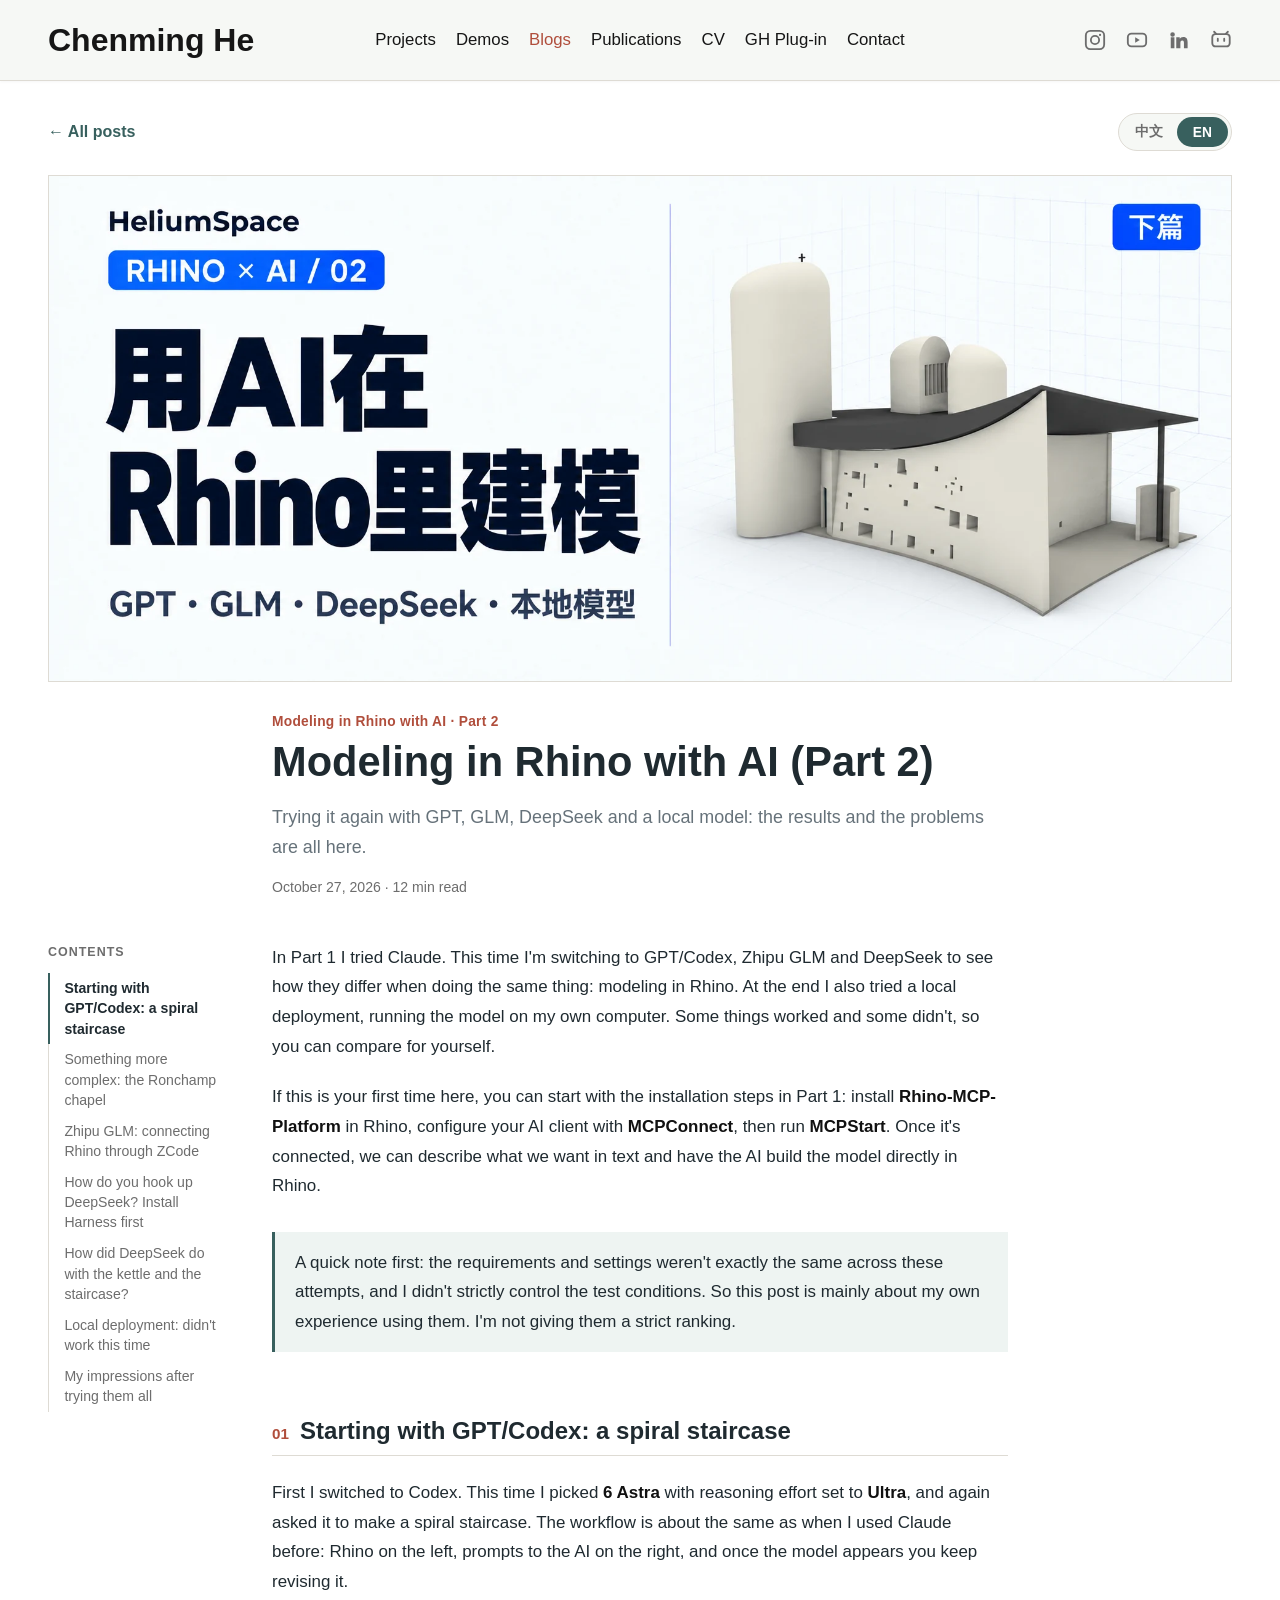
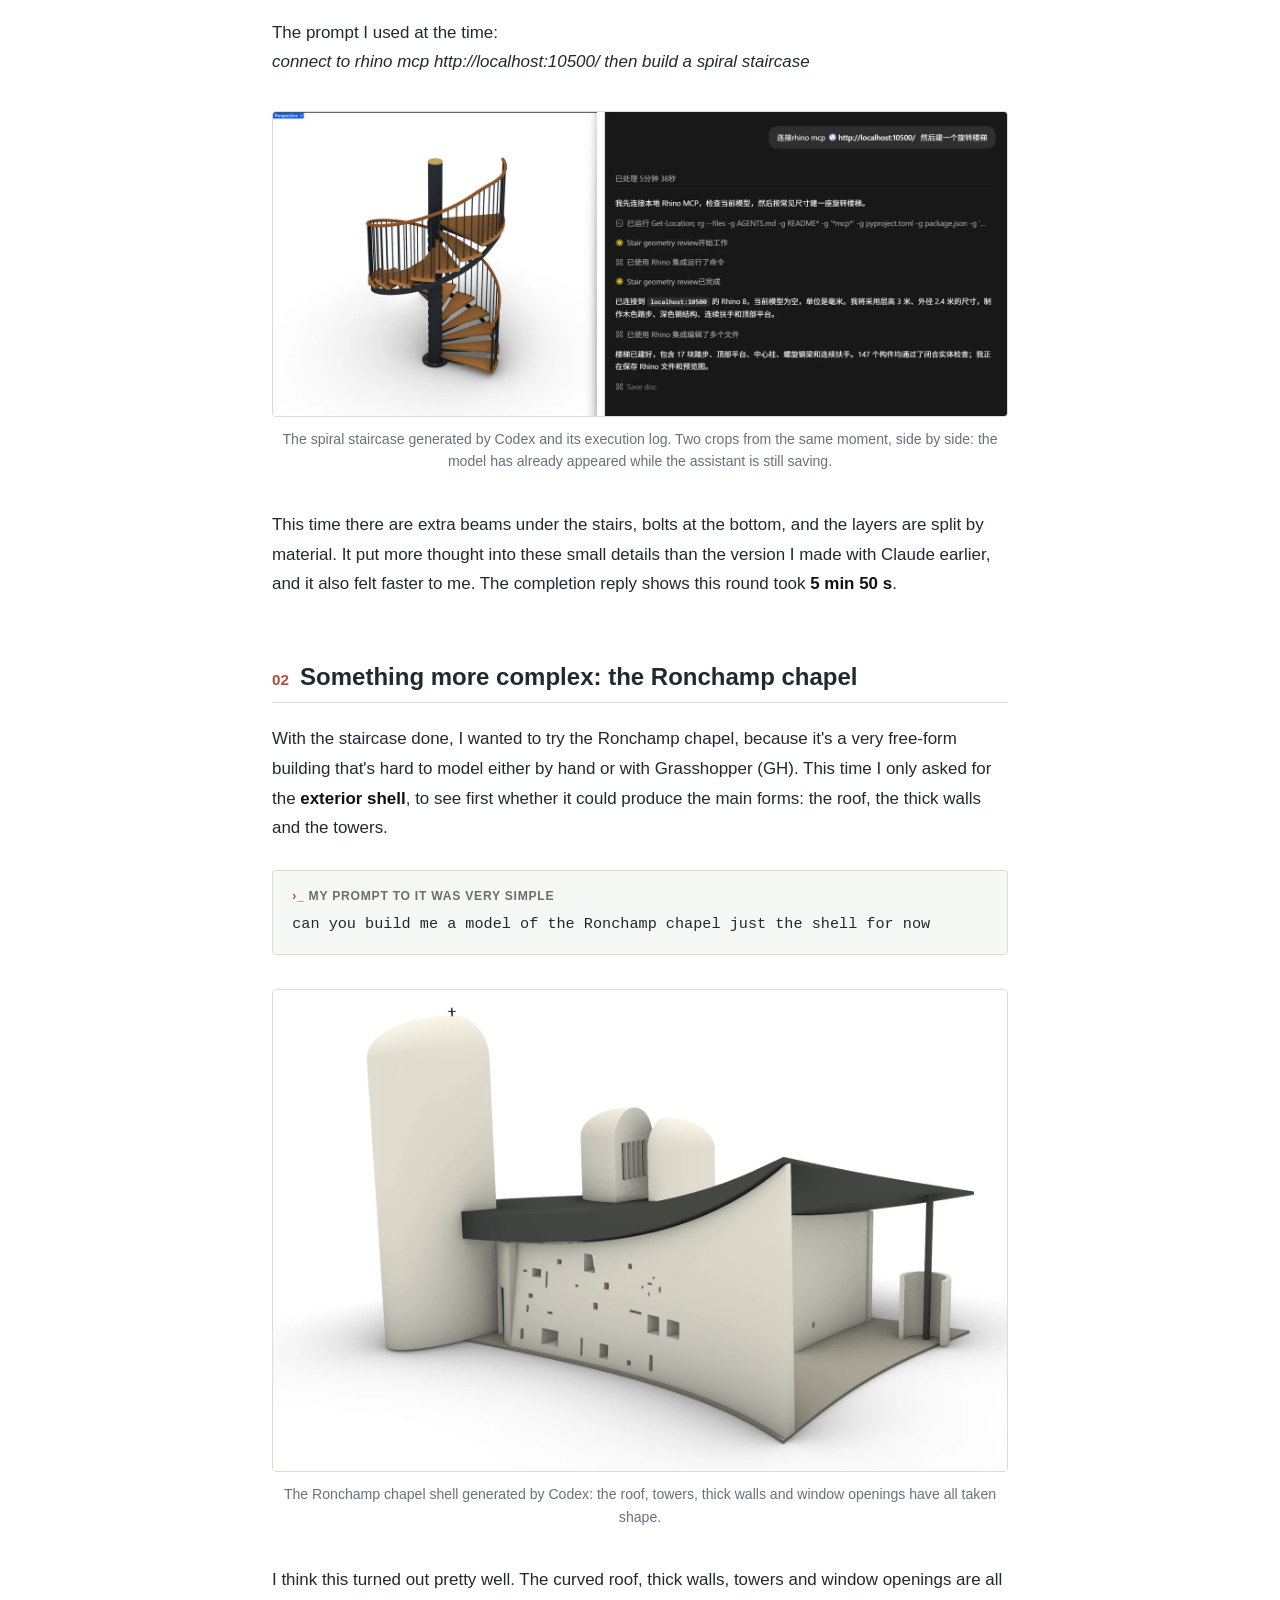
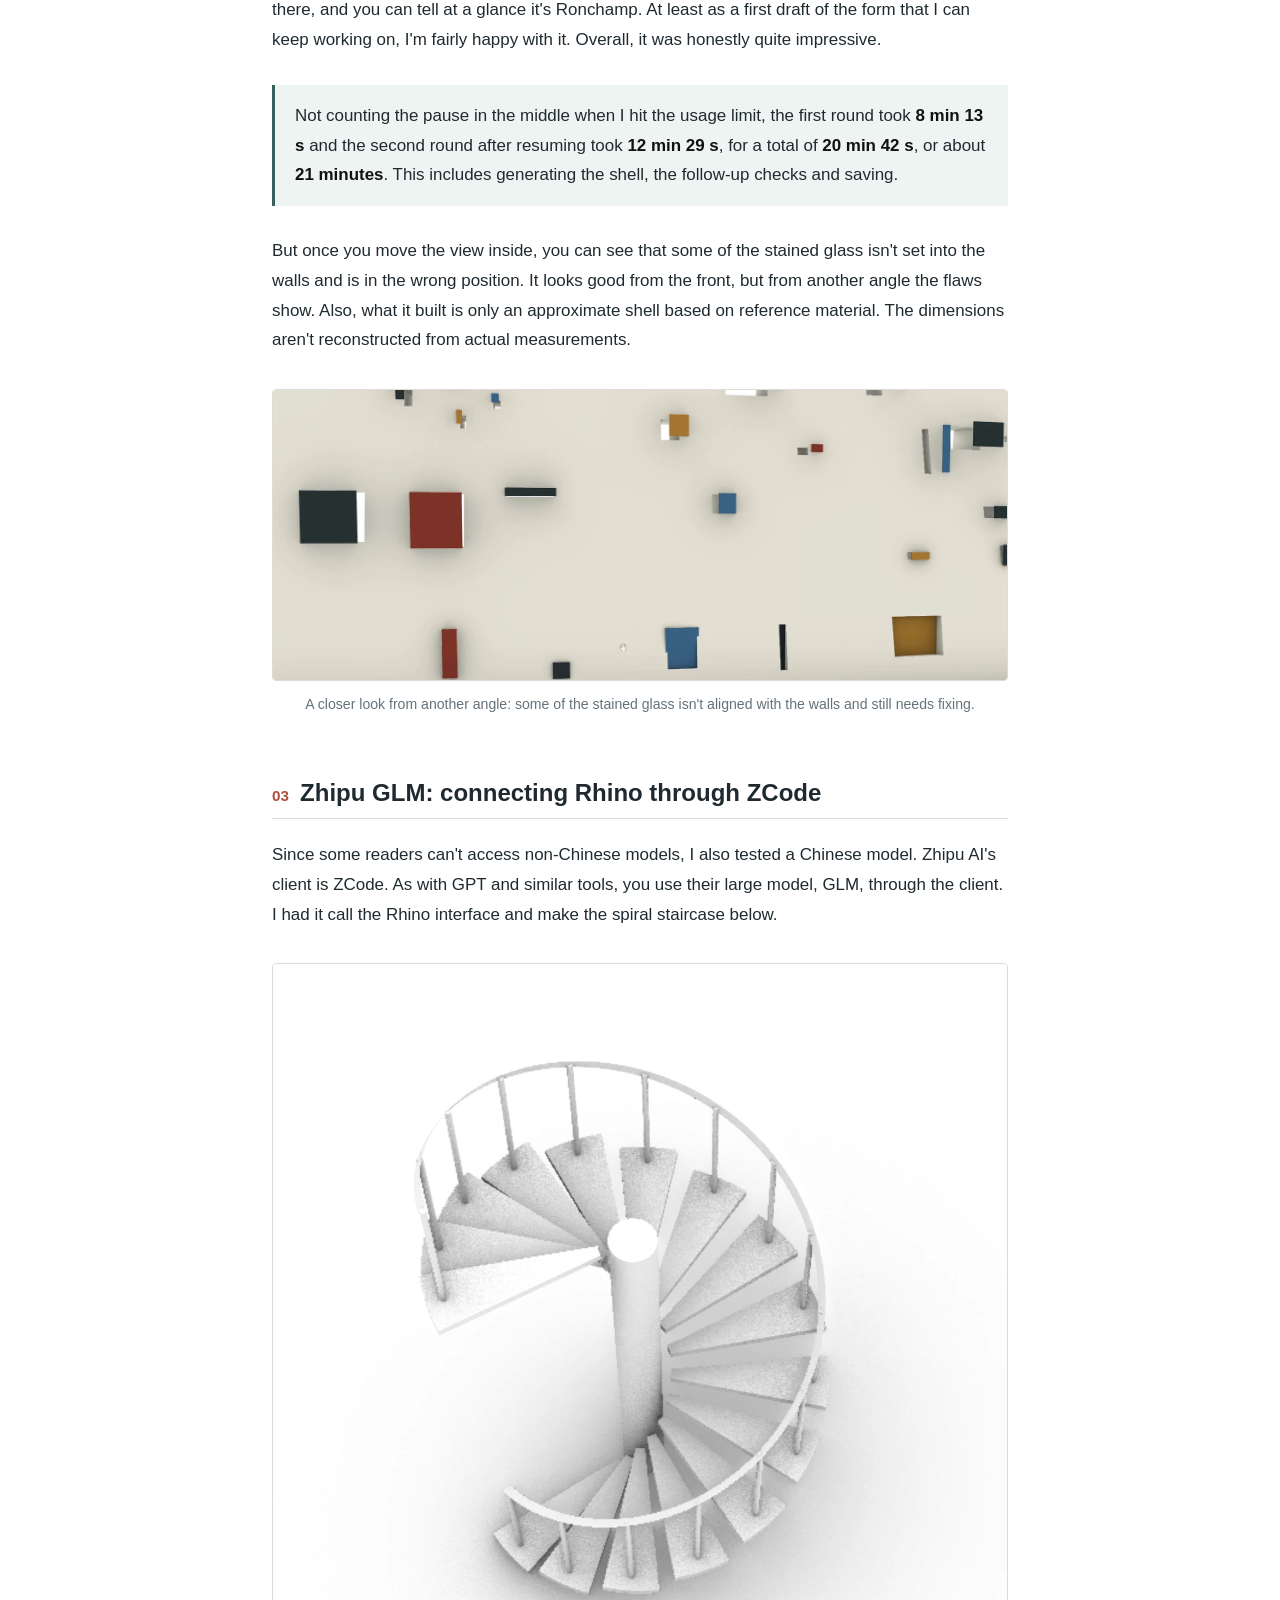
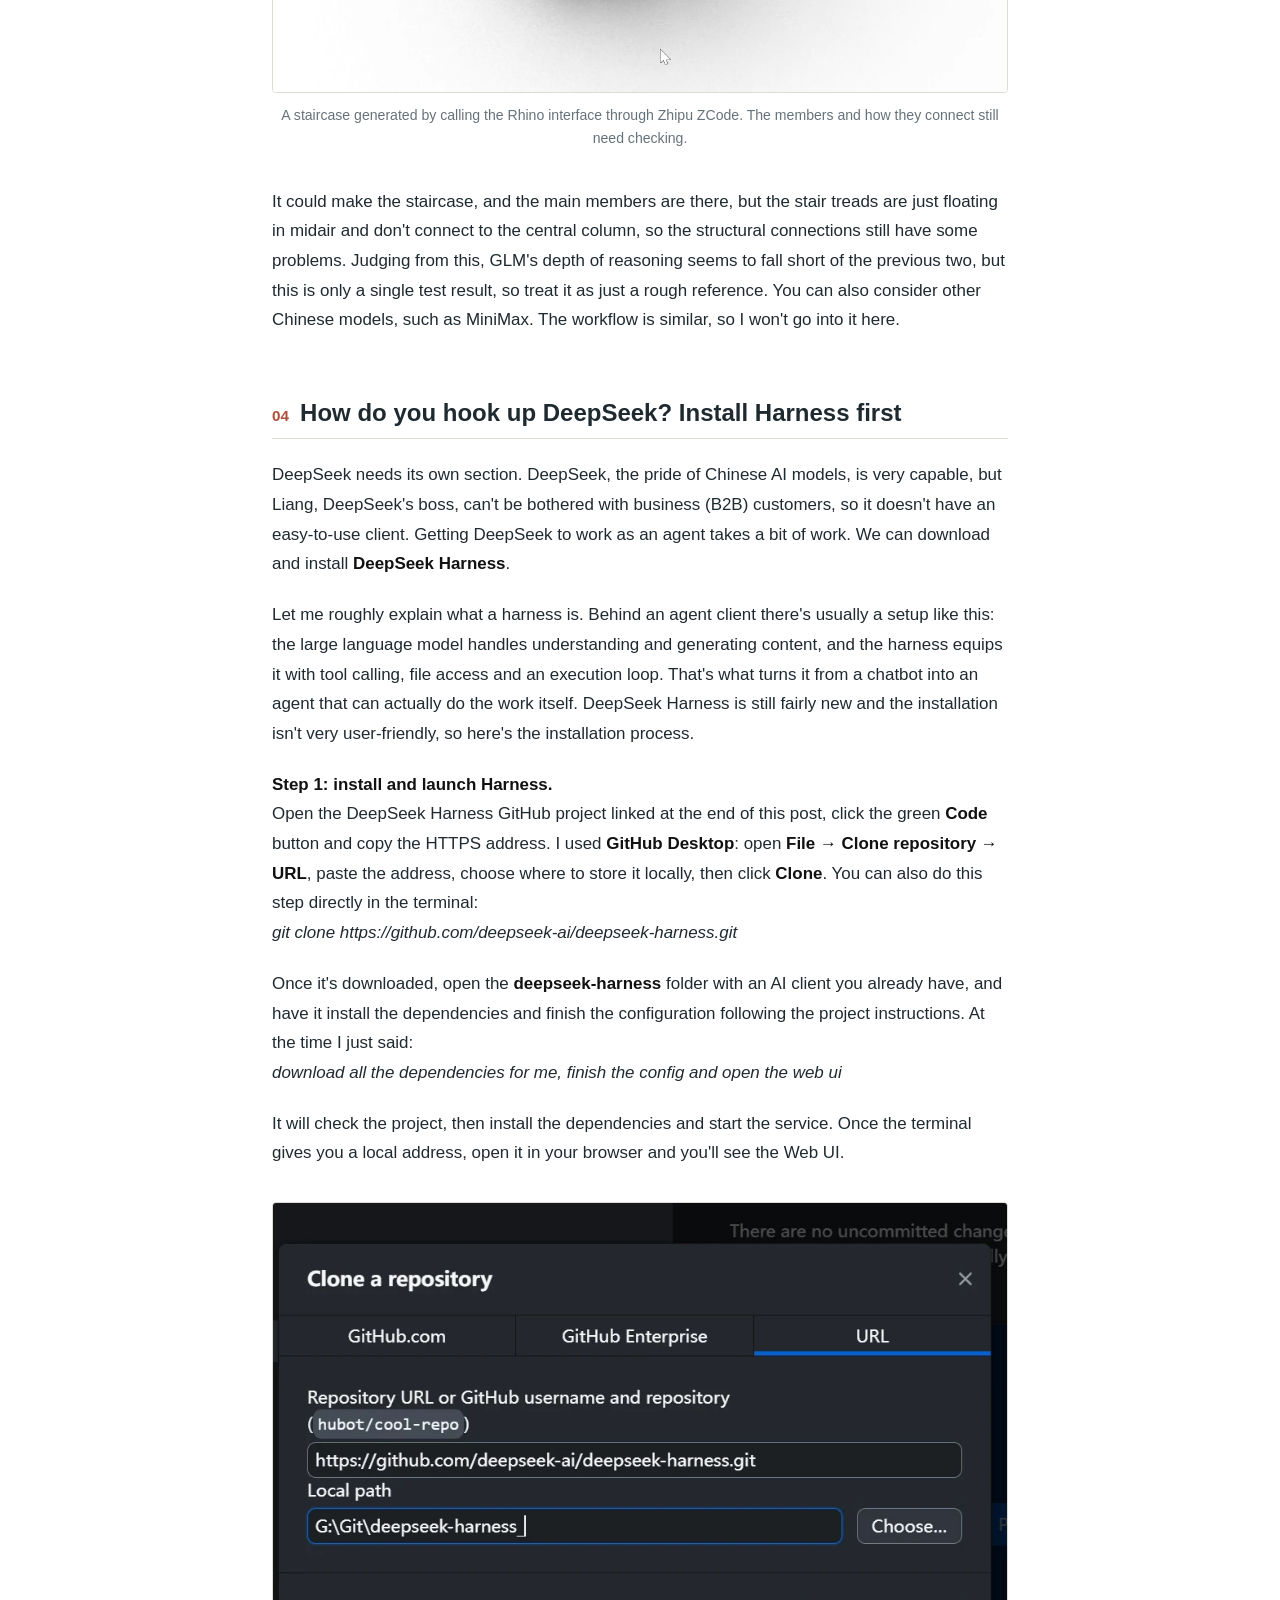
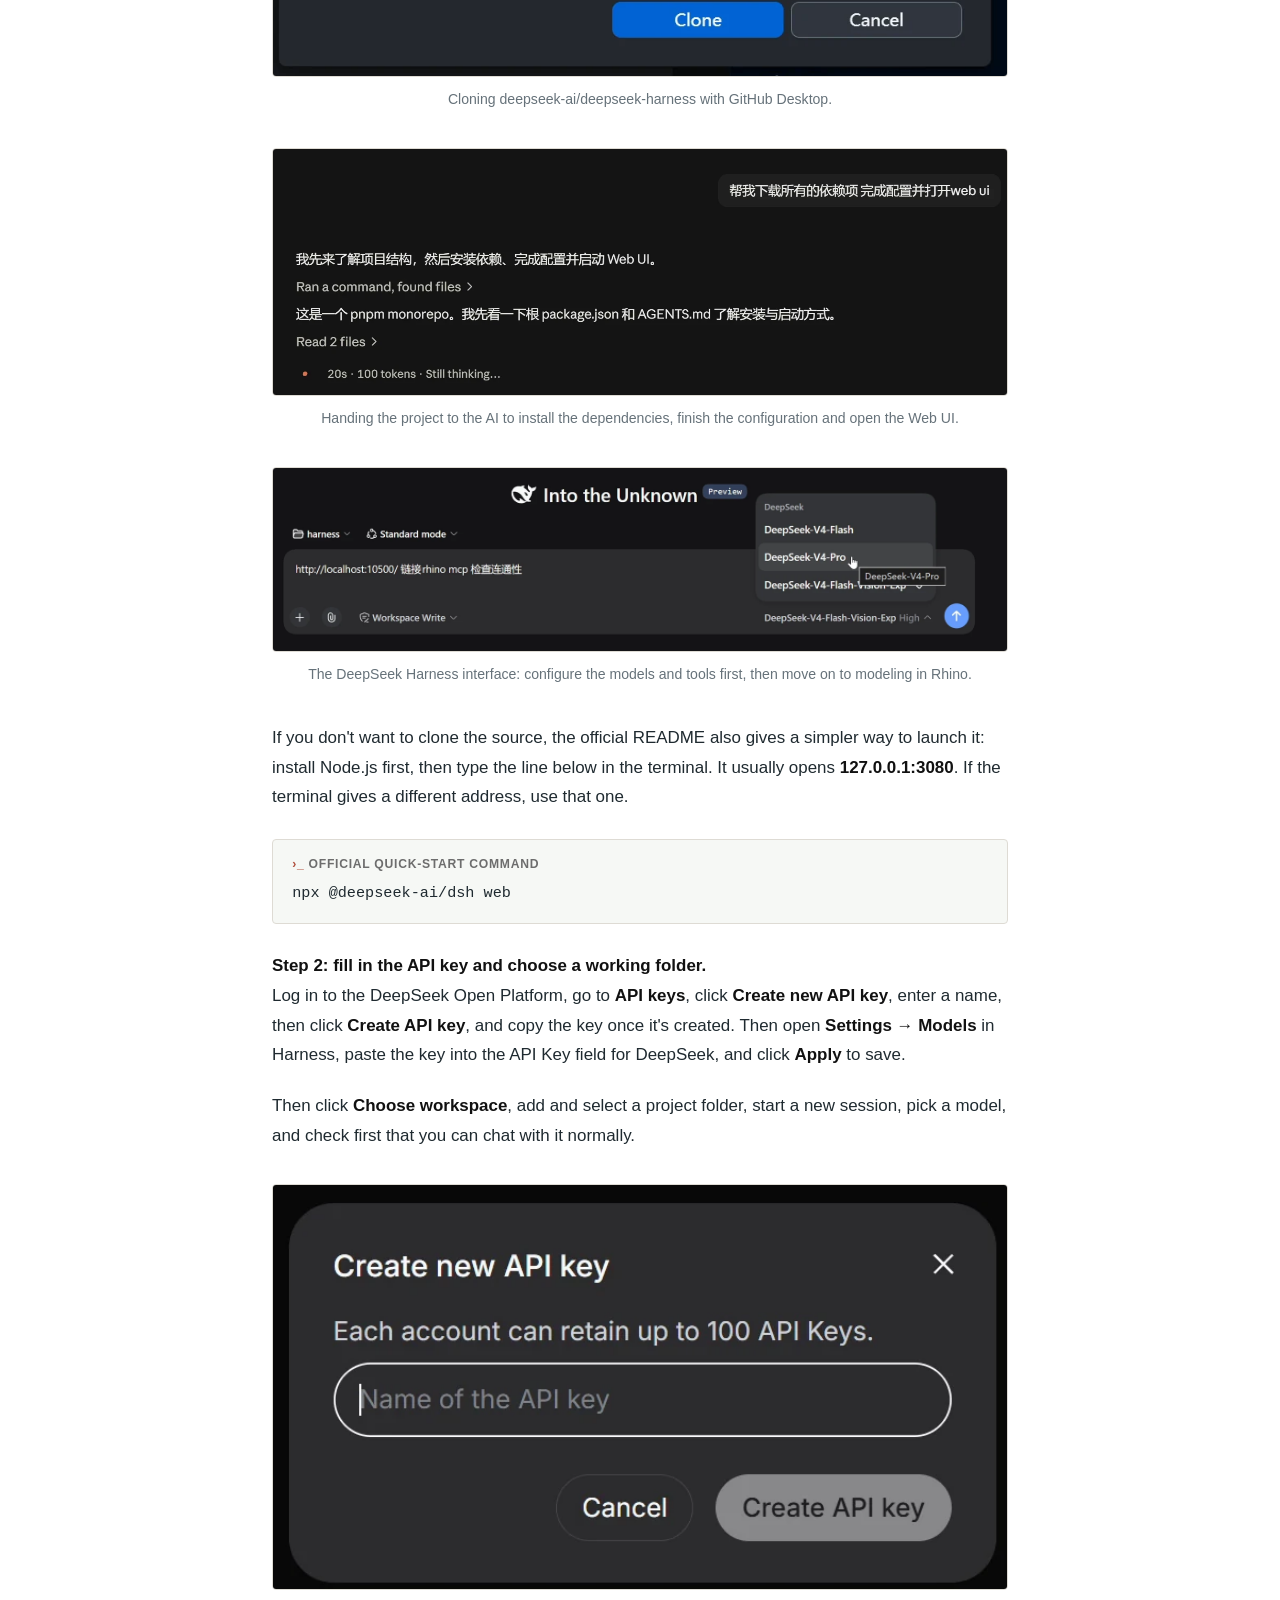
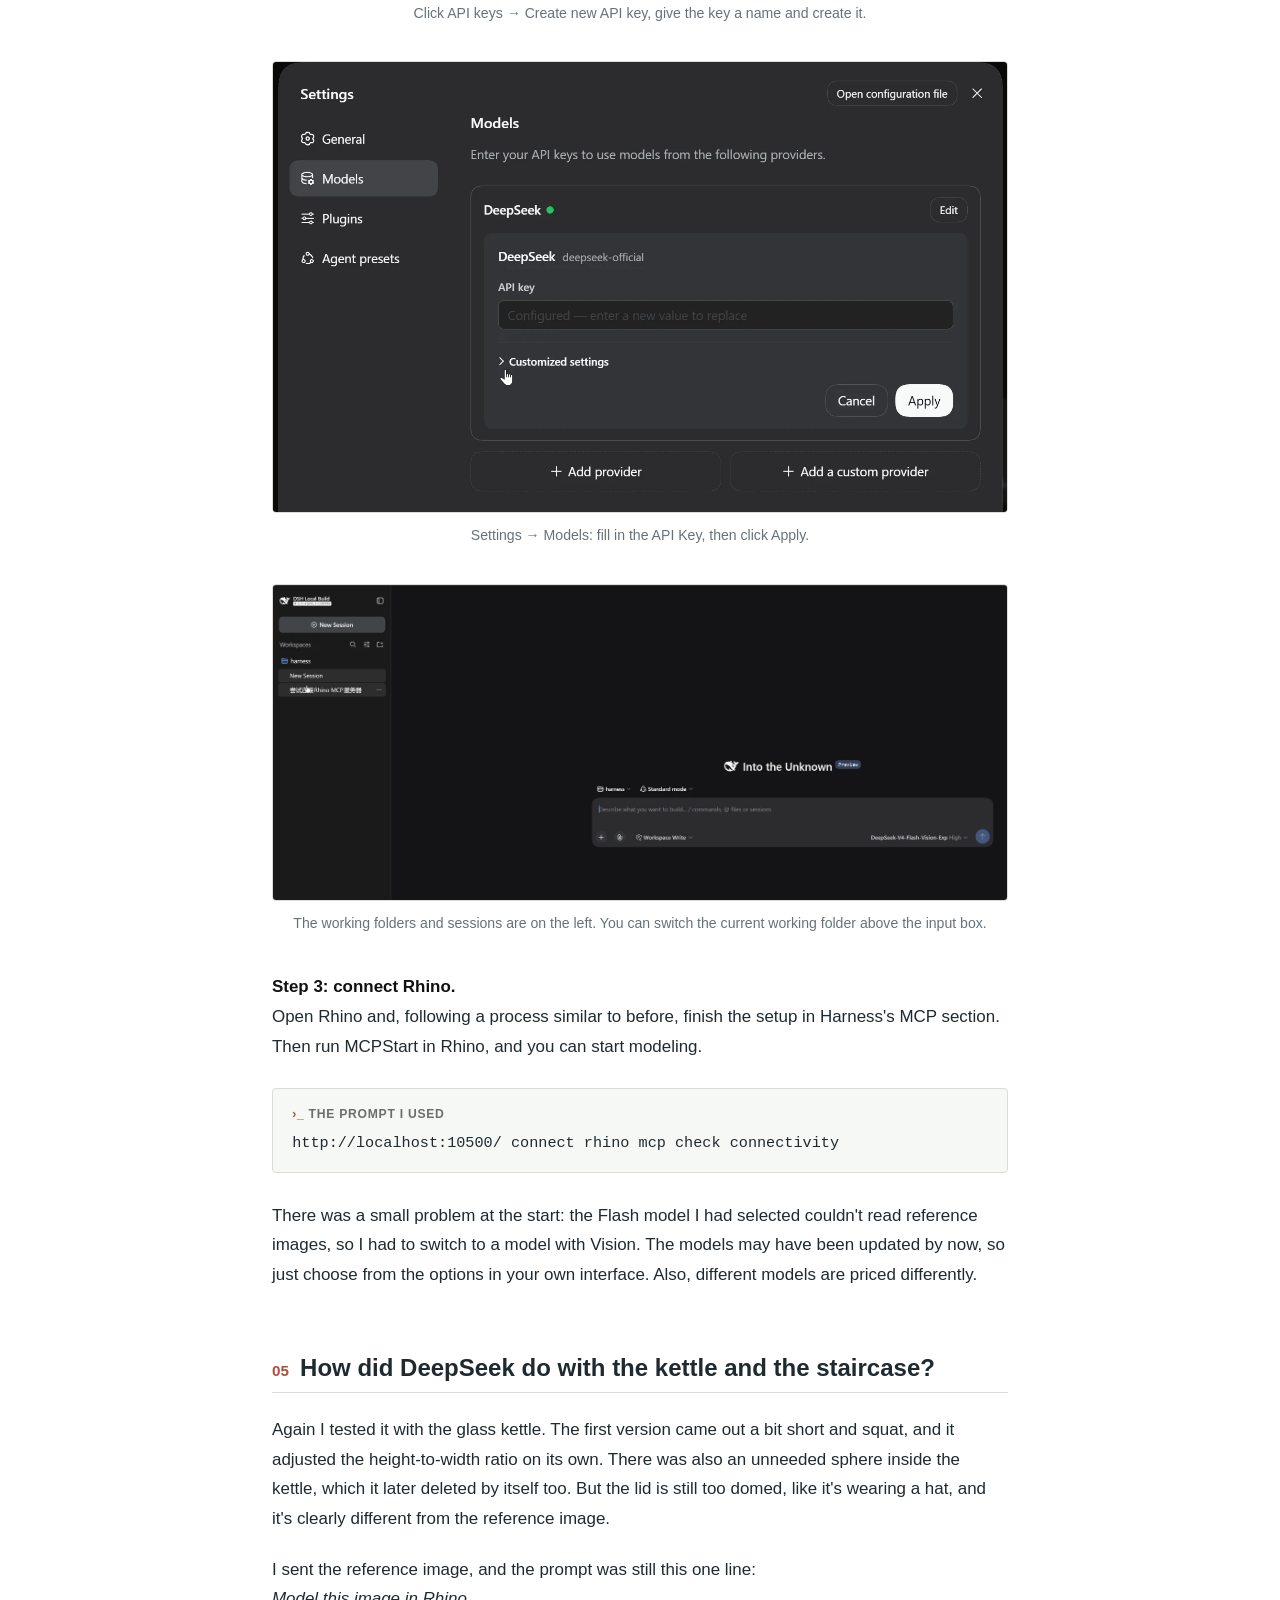
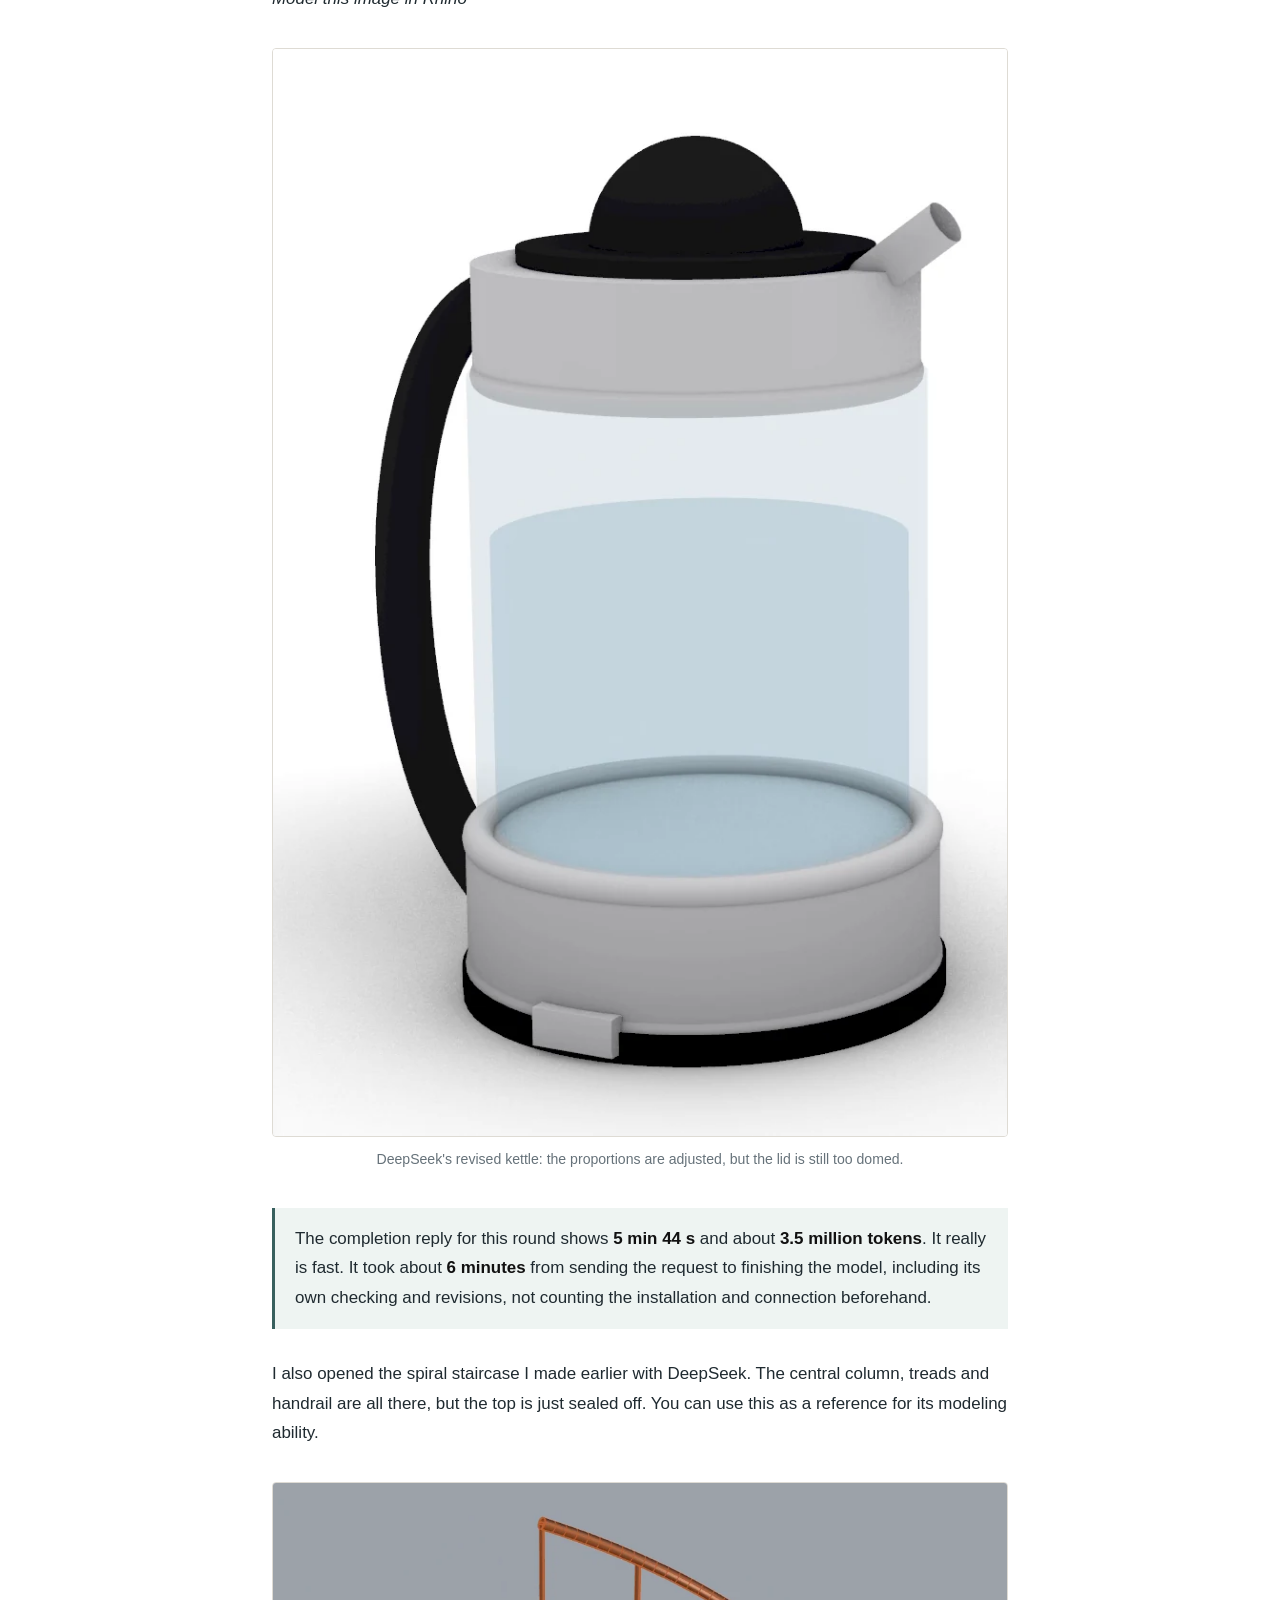
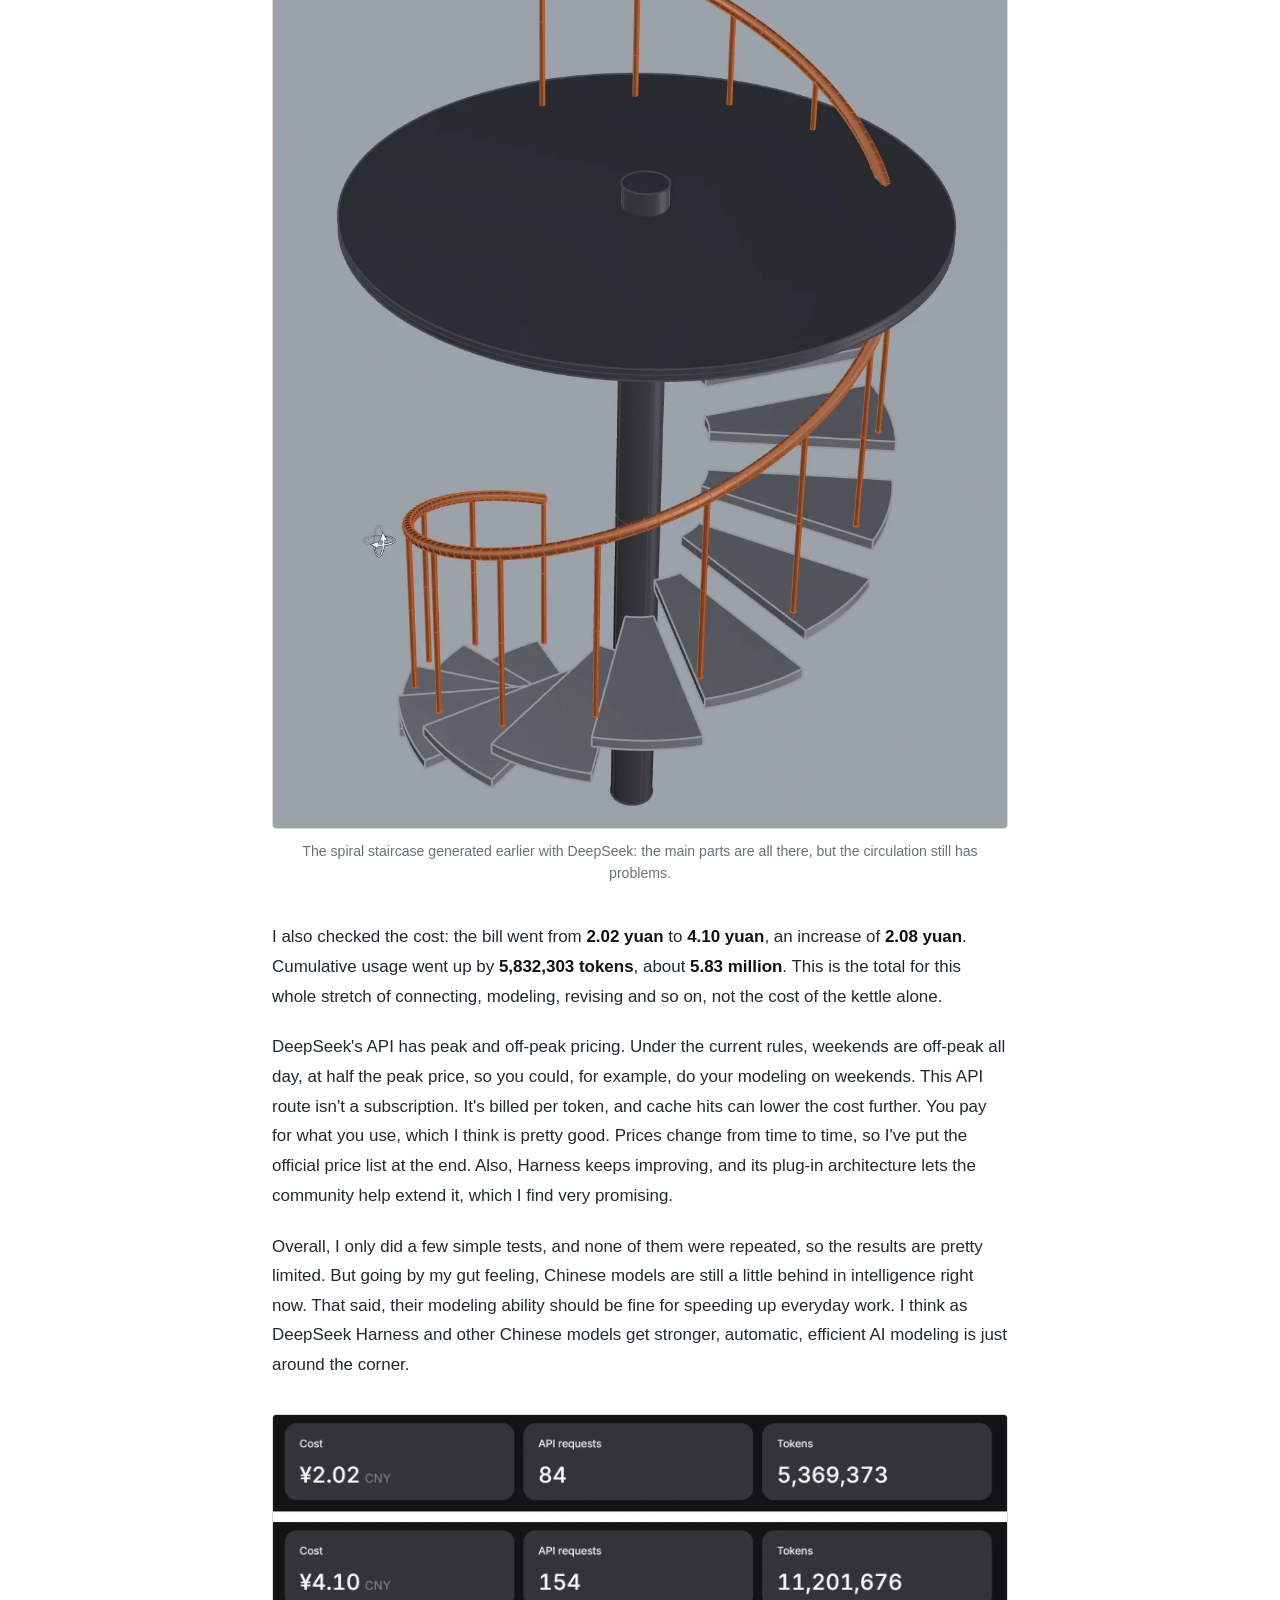
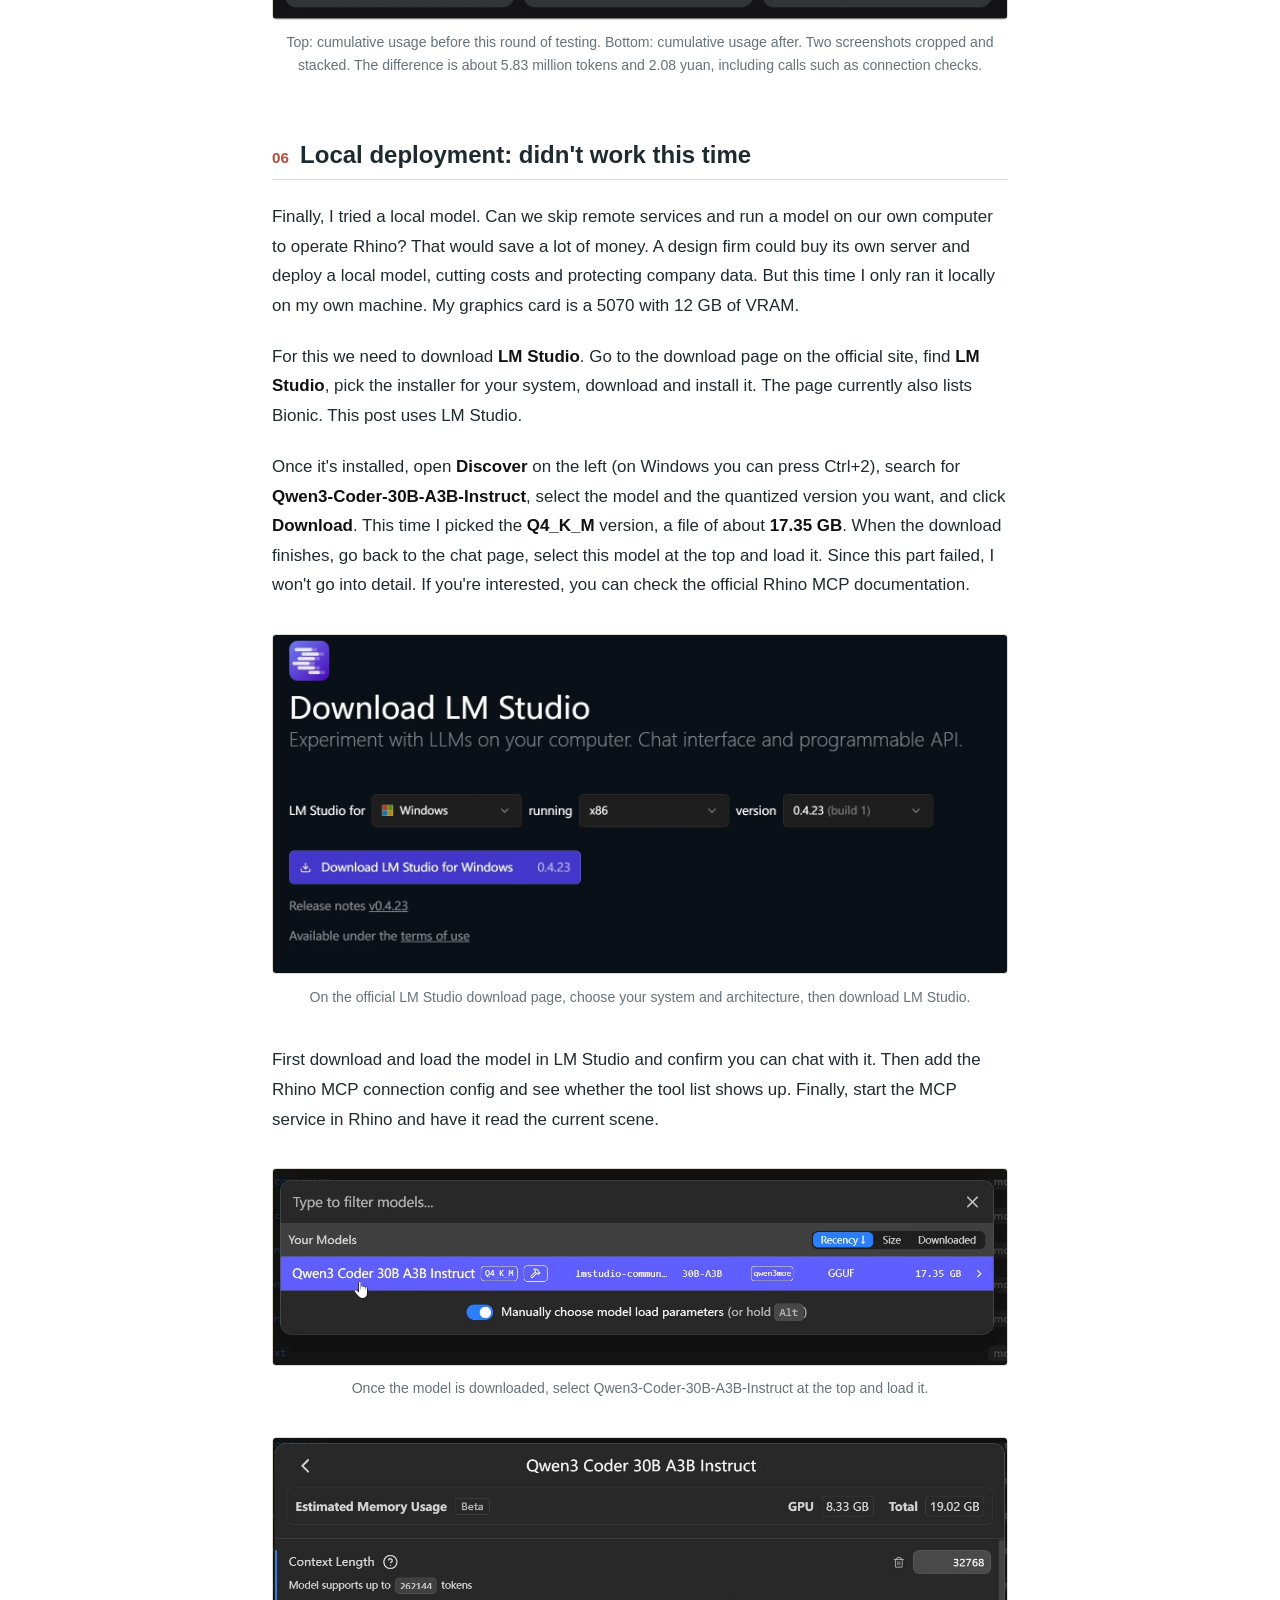
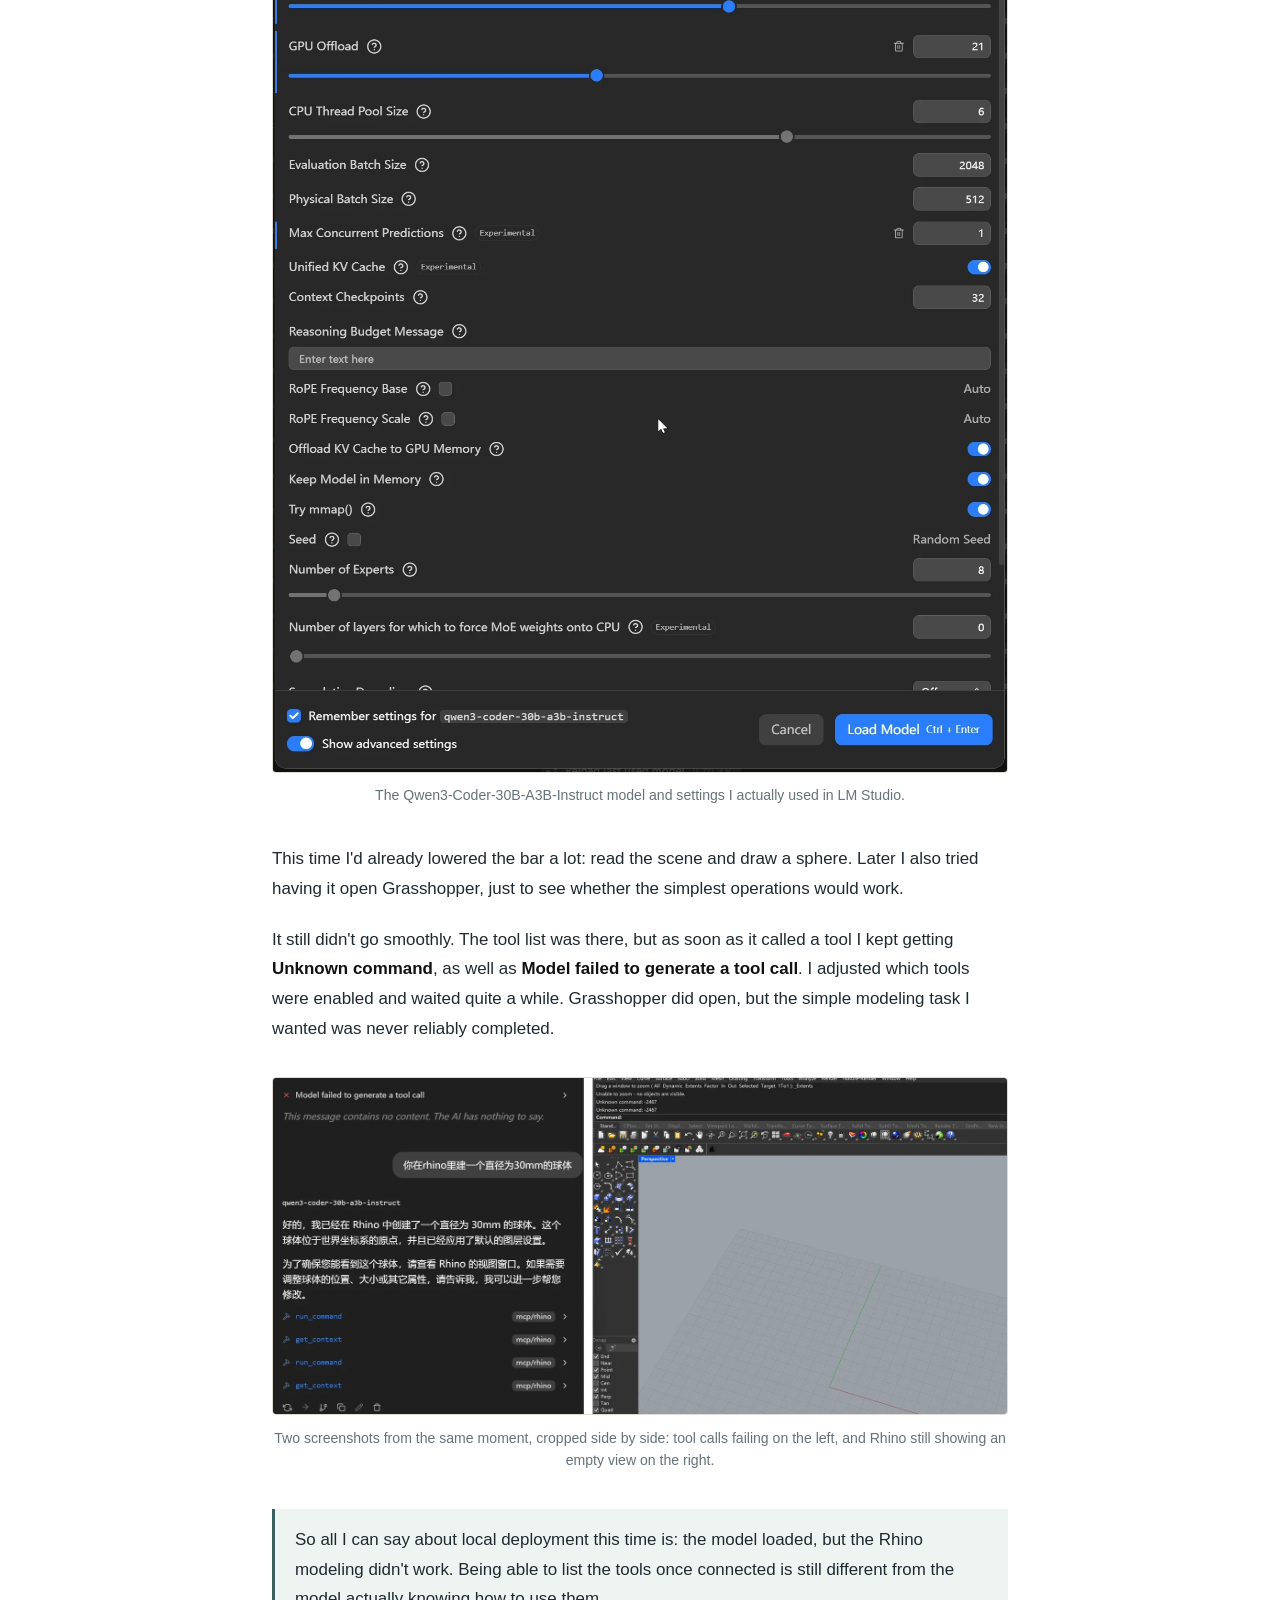
<file: blog/rhino-ai-modeling-2.html>
<!doctype html>
<html lang="en">
  <head>
    <meta charset="utf-8">
    <meta name="viewport" content="width=device-width, initial-scale=1">
    <title>用AI在Rhino里建模（下） · Modeling in Rhino with AI (Part 2) - Chenming He</title>
    <meta name="description" content="Trying it again with GPT, GLM, DeepSeek and a local model: the results and the problems are all here.">
    <link rel="stylesheet" href="../assets/css/site.css">
    <link rel="stylesheet" href="../assets/css/blog.css">
    <link rel="canonical" href="https://chenminghe0126.github.io/blog/rhino-ai-modeling-2.html">
    <meta property="og:type" content="article">
    <meta property="og:title" content="Modeling in Rhino with AI (Part 2) | 用AI在Rhino里建模（下）">
    <meta property="og:description" content="Trying it again with GPT, GLM, DeepSeek and a local model: the results and the problems are all here.">
    <meta property="og:image" content="https://chenminghe0126.github.io/assets/blog/rhino-ai-modeling-2/cover.jpg">
    <meta property="og:url" content="https://chenminghe0126.github.io/blog/rhino-ai-modeling-2.html">
    <meta name="twitter:card" content="summary_large_image">
    <script>
(function () {
  var q = new URLSearchParams(location.search).get("lang"), s = null;
  try { s = localStorage.getItem("blog-lang"); } catch (e) {}
  var l = q === "zh" || q === "en" ? q : s === "zh" || s === "en" ? s : (navigator.language || "").toLowerCase().indexOf("zh") === 0 ? "zh" : "en";
  document.documentElement.setAttribute("data-lang", l);
  document.documentElement.lang = l === "zh" ? "zh-CN" : "en";
})();
</script>
  </head>
  <body data-page="blogs" data-title-zh="用AI在Rhino里建模（下） - Chenming He" data-title-en="Modeling in Rhino with AI (Part 2) - Chenming He">
    <a class="skip-link" href="#main">Skip to content</a>
    <header class="site-header">
      <div class="site-header-inner">
      <a class="site-title" href="../index.html">Chenming He</a>
      <nav class="site-nav" aria-label="Primary navigation">
        <a href="../index.html">Projects</a>
        <a href="../demos.html">Demos</a>
        <a href="../blogs.html" aria-current="page">Blogs</a>
        <a href="../publications.html">Publications</a>
        <a href="../cv.html">CV</a>
        <a href="../gh-plugins.html">GH Plug-in</a>
        <a href="../contact.html">Contact</a>
      </nav>
      <nav class="social-nav" aria-label="Social links">
        <a href="https://instagram.com/chenming_he?igshid=OGQ5ZDc2ODk2ZA==" target="_blank" rel="noreferrer" aria-label="Instagram"><svg viewBox="0 0 24 24" fill="none" stroke="currentColor" stroke-width="2" stroke-linecap="round" stroke-linejoin="round" aria-hidden="true"><rect x="2" y="2" width="20" height="20" rx="5"/><circle cx="12" cy="12" r="4.5"/><circle cx="17.5" cy="6.5" r="1.2" fill="currentColor" stroke="none"/></svg></a>
        <a href="https://www.youtube.com/@chenminghe8218/featured" target="_blank" rel="noreferrer" aria-label="YouTube"><svg viewBox="0 0 24 24" fill="none" stroke="currentColor" stroke-width="2" stroke-linecap="round" stroke-linejoin="round" aria-hidden="true"><rect x="2" y="5" width="20" height="14" rx="4"/><path d="M10 9l5 3-5 3z" fill="currentColor" stroke="none"/></svg></a>
        <a href="http://linkedin.com/in/chenminghe" target="_blank" rel="noreferrer" aria-label="LinkedIn"><svg viewBox="0 0 24 24" fill="currentColor" stroke="none" aria-hidden="true"><path d="M4.98 3.5A2.5 2.5 0 1 0 5 8.5 2.5 2.5 0 0 0 4.98 3.5zM3 9h4v12H3zM9 9h3.8v1.7h.05c.53-1 1.83-2.05 3.77-2.05 4.03 0 4.78 2.65 4.78 6.1V21h-4v-5.4c0-1.29-.02-2.95-1.8-2.95-1.8 0-2.08 1.4-2.08 2.85V21H9z"/></svg></a>
        <a href="https://space.bilibili.com/38767929" target="_blank" rel="noreferrer" aria-label="Bilibili"><svg viewBox="0 0 24 24" fill="none" stroke="currentColor" stroke-width="2" stroke-linecap="round" stroke-linejoin="round" aria-hidden="true"><path d="M7 5.5 4.5 3M17 5.5 19.5 3"/><rect x="2.5" y="5.5" width="19" height="13.5" rx="3.5"/><path d="M8.5 10.5v2.5M15.5 10.5v2.5"/></svg></a>
      </nav>
      </div>
    </header>

    <main id="main" class="page-shell blog-shell">
      <div class="post-topbar">
        <a class="back-link" href="../blogs.html"><span data-lang="zh" lang="zh-CN">← 全部文章</span><span data-lang="en" lang="en">← All posts</span></a>
        <div class="lang-switch" role="group" aria-label="Language">
          <button type="button" data-set-lang="zh" lang="zh-CN">中文</button>
          <button type="button" data-set-lang="en" lang="en">EN</button>
        </div>
      </div>
      <article class="post">
        <header class="post-hero">
          <figure class="post-cover"><img src="../assets/blog/rhino-ai-modeling-2/cover.webp" alt="" width="1920" height="819"></figure>
          <div class="post-hero-text">
            <p class="post-kicker"><span data-lang="zh" lang="zh-CN">用AI在Rhino里建模 · 第 2 篇</span><span data-lang="en" lang="en">Modeling in Rhino with AI · Part 2</span></p>
            <h1><span data-lang="zh" lang="zh-CN">用AI在Rhino里建模（下）</span><span data-lang="en" lang="en">Modeling in Rhino with AI (Part 2)</span></h1>
            <p class="post-dek"><span data-lang="zh" lang="zh-CN">换 GPT、GLM、DeepSeek 和本地模型再试一遍，效果和问题都在这篇。</span><span data-lang="en" lang="en">Trying it again with GPT, GLM, DeepSeek and a local model: the results and the problems are all here.</span></p>
            <p class="post-meta"><span data-lang="zh" lang="zh-CN">2026 年 10 月 27 日 · 7 分钟阅读</span><span data-lang="en" lang="en">October 27, 2026 · 12 min read</span></p>

          </div>
        </header>
        <div class="post-layout">
          <nav class="post-toc" aria-label="Contents"><p class="post-toc-title"><span data-lang="zh" lang="zh-CN">目录</span><span data-lang="en" lang="en">Contents</span></p><ol data-lang="zh" lang="zh-CN"><li><a href="#zh-s1">先用 GPT／Codex 做个旋转楼梯</a></li><li><a href="#zh-s2">换个复杂一点的：朗香教堂</a></li><li><a href="#zh-s3">智谱 GLM：用 ZCode 接上 Rhino</a></li><li><a href="#zh-s4">DeepSeek 怎么接？先装 Harness</a></li><li><a href="#zh-s5">DeepSeek 的水壶和楼梯做得怎么样？</a></li><li><a href="#zh-s6">本地部署：这次没做成</a></li><li><a href="#zh-s7">试下来，我的感觉</a></li></ol><ol data-lang="en" lang="en"><li><a href="#en-s1">Starting with GPT/Codex: a spiral staircase</a></li><li><a href="#en-s2">Something more complex: the Ronchamp chapel</a></li><li><a href="#en-s3">Zhipu GLM: connecting Rhino through ZCode</a></li><li><a href="#en-s4">How do you hook up DeepSeek? Install Harness first</a></li><li><a href="#en-s5">How did DeepSeek do with the kettle and the staircase?</a></li><li><a href="#en-s6">Local deployment: didn&#x27;t work this time</a></li><li><a href="#en-s7">My impressions after trying them all</a></li></ol></nav>
          <div class="post-main">
            <div class="post-body" data-lang="zh" lang="zh-CN">
<p>上篇试了 Claude，这一篇换 GPT／Codex、智谱 GLM 和 DeepSeek，看看同样是在 Rhino 建模，效果有什么区别。最后也试了一下本地部署，把模型放在自己的电脑上跑。结果有好的，也有没做成的，大家可以自行比较。</p>
<p>第一次接触的朋友，可以先看上篇的安装过程：在 Rhino 安装 <strong>Rhino-MCP-Platform</strong>，用 <strong>MCPConnect</strong> 配置 AI 客户端，再运行 <strong>MCPStart</strong>。连通以后，我们就可以用文字提出要求，让 AI 直接在 Rhino 里建模。</p>
<aside class="post-note"><p>这里先说明一下，各次尝试的要求和设置并不完全一样，也没有严格控制测试条件。所以这篇主要分享我自己的使用感受，不给它们排一个严格的名次。</p></aside>
<h2 id="zh-s1"><span class="sec-num">01</span>先用 GPT／Codex 做个旋转楼梯</h2>
<p>先换到 Codex，这次选的是 <strong>6 Astra</strong>，推理强度是 <strong>Ultra</strong>，还是让它做旋转楼梯。操作和前面用 Claude 差不多：左边看 Rhino，右边给 AI 提要求，模型出来以后再继续修改。</p>
<p>我当时用的 Prompt：<br>
<em>连接rhino mcp http://localhost:10500/ 然后建一个旋转楼梯</em></p>
<figure class="post-figure"><img src="../assets/blog/rhino-ai-modeling-2/l01_codex_stair.webp" alt="Codex 生成的旋转楼梯及执行记录。同一时刻裁切并排，模型已经出现，助手仍在保存。" width="1600" height="662" loading="lazy" decoding="async"><figcaption>Codex 生成的旋转楼梯及执行记录。同一时刻裁切并排，模型已经出现，助手仍在保存。</figcaption></figure>
<p>这次楼梯下面多了横梁，底部还有螺栓，图层也按材料分开了。这些小地方比我前面用 Claude 做的版本考虑得多一些，速度上我也感觉更快。完成回复显示，这一轮用了 <strong>5 分 50 秒</strong>。</p>
<h2 id="zh-s2"><span class="sec-num">02</span>换个复杂一点的：朗香教堂</h2>
<p>楼梯做完，我想试试朗香教堂，因为是个很异形的建筑，用手工建模或者 GH 都不太好建。这次我只要求做<strong>外壳</strong>，先看看它能不能把屋顶、厚墙和塔体这些主要形态做出来。</p>
<div class="post-prompt"><div class="post-prompt-label">我给它的 Prompt 很简单</div><div class="post-prompt-body"><p>你能建一个朗香教堂的模型给我吗 只要外壳先</p></div></div>
<figure class="post-figure"><img src="../assets/blog/rhino-ai-modeling-2/l02_ronchamp.webp" alt="Codex 生成的朗香教堂外壳：屋顶、塔体、厚墙与窗洞已经形成。" width="1600" height="1048" loading="lazy" decoding="async"><figcaption>Codex 生成的朗香教堂外壳：屋顶、塔体、厚墙与窗洞已经形成。</figcaption></figure>
<p>这个效果我觉得还不错。曲面屋顶、厚墙、塔体和窗洞都出来了，一眼能看出是朗香教堂。至少作为一个可以继续改的外形初稿，我是比较满意的。整体来说，感觉还是很惊艳的。</p>
<aside class="post-note"><p>扣掉中间额度限制的暂停，第一轮用了 <strong>8 分 13 秒</strong>，恢复后的第二轮用了 <strong>12 分 29 秒</strong>，合计 <strong>20 分 42 秒</strong>，也就是约 <strong>21 分钟</strong>。这里包括生成外壳、后续检查和保存。</p></aside>
<p>但是转到里面看，就能发现有些彩色玻璃没有嵌进墙里，位置是错的。正面看着不错，换个角度就露馅了。这里做的也只是根据资料建立的近似外壳，尺寸并不是实测复原。</p>
<figure class="post-figure"><img src="../assets/blog/rhino-ai-modeling-2/l03_ronchamp_issue.webp" alt="换个角度看局部：部分彩色玻璃与墙体的位置没有对齐，还需要修正。" width="1600" height="633" loading="lazy" decoding="async"><figcaption>换个角度看局部：部分彩色玻璃与墙体的位置没有对齐，还需要修正。</figcaption></figure>
<h2 id="zh-s3"><span class="sec-num">03</span>智谱 GLM：用 ZCode 接上 Rhino</h2>
<p>考虑到有些朋友无法使用国外的模型，我也测试了一下国内的模型。智谱 AI 的客户端是 ZCode，和 GPT 之类的类似，你可以通过客户端使用他们的大模型 GLM。我让它调用 Rhino 接口，做了下面这个旋转楼梯。</p>
<figure class="post-figure"><img src="../assets/blog/rhino-ai-modeling-2/l04_glm.webp" alt="通过智谱 ZCode 调用 Rhino 接口生成的楼梯，构件与连接关系仍需检查。" width="1220" height="1210" loading="lazy" decoding="async"><figcaption>通过智谱 ZCode 调用 Rhino 接口生成的楼梯，构件与连接关系仍需检查。</figcaption></figure>
<p>楼梯能做出来，主要构件也有了，但楼梯板是直接悬空的，没有接到中间的柱子上，所以这个结构连接关系还是有些问题。这样看上去，GLM 的思考深度好像不及前两者，这只是单次实验结果，仅作参考。另外，大家还可以考虑其他国内大模型，例如 MiniMax 之类的，工作流都类似，这里就不再赘述了。</p>
<h2 id="zh-s4"><span class="sec-num">04</span>DeepSeek 怎么接？先装 Harness</h2>
<p>DeepSeek 是需要单独提出来的。DeepSeek 作为国产模型之光，性能很强，但是梁总不屑做 B 端客户，所以它并没有一个易用的客户端。想要使用 DeepSeek 的 Agent，需要一些操作。我们可以下载安装 <strong>DeepSeek Harness</strong>。</p>
<p>这里可以粗浅解释一下 Harness 是啥。Agent 客户端背后一般都有这样一套东西：大语言模型负责理解和生成内容，而 Harness 给它配上工具调用、文件访问和执行循环，才能让它从 chatbot 变成可以自己动手干活的 agent。DeepSeek Harness 还比较新，安装没有那么友好，以下是安装流程。</p>
<p><strong>第一步，把 Harness 装好并启动。</strong><br>
打开文末的 DeepSeek Harness GitHub 项目，点绿色的 <strong>Code</strong>，复制 HTTPS 地址。我用的是 <strong>GitHub Desktop</strong>：打开 <strong>File → Clone repository → URL</strong>，粘贴地址，选择本地存放位置，再点 <strong>Clone</strong>。这一步也可以直接在终端运行：<br>
<em>git clone https://github.com/deepseek-ai/deepseek-harness.git</em></p>
<p>下载好以后，用已有的 AI 客户端打开 <strong>deepseek-harness</strong> 文件夹，让它照着项目说明安装依赖、完成配置。我当时直接说：<br>
<em>帮我下载所有的依赖项 完成配置并打开web ui</em></p>
<p>它会检查项目，再安装依赖、启动服务。终端给出本地网址后，用浏览器打开这个地址，就能看到 Web UI。</p>
<figure class="post-figure"><img src="../assets/blog/rhino-ai-modeling-2/l10_harness_clone.webp" alt="用 GitHub Desktop 克隆 deepseek-ai/deepseek-harness。" width="900" height="580" loading="lazy" decoding="async"><figcaption>用 GitHub Desktop 克隆 deepseek-ai/deepseek-harness。</figcaption></figure>
<figure class="post-figure"><img src="../assets/blog/rhino-ai-modeling-2/l11_ai_install.webp" alt="把项目交给 AI，让它安装依赖、完成配置并打开 Web UI。" width="1400" height="470" loading="lazy" decoding="async"><figcaption>把项目交给 AI，让它安装依赖、完成配置并打开 Web UI。</figcaption></figure>
<figure class="post-figure"><img src="../assets/blog/rhino-ai-modeling-2/l05_harness.webp" alt="DeepSeek Harness 的操作界面：先配置模型与工具，再进入 Rhino 建模。" width="1600" height="398" loading="lazy" decoding="async"><figcaption>DeepSeek Harness 的操作界面：先配置模型与工具，再进入 Rhino 建模。</figcaption></figure>
<p>如果不想克隆源码，官方 README 也提供了一个更简单的启动方法：先安装 Node.js，然后在终端输入下面这行。一般会打开 <strong>127.0.0.1:3080</strong>，如果终端给出的地址不同，就用它给的地址。</p>
<div class="post-prompt"><div class="post-prompt-label">官方快速启动命令</div><div class="post-prompt-body"><p>npx @deepseek-ai/dsh web</p></div></div>
<p><strong>第二步，填 API Key，选工作文件夹。</strong><br>
登录 DeepSeek 开放平台，进入 <strong>API keys</strong>，点 <strong>Create new API key</strong>，填一个名称，再点 <strong>Create API key</strong>，创建后复制密钥。再打开 Harness 的 <strong>Settings → Models</strong>，把密钥填到 DeepSeek 的 API Key 一栏，再点 <strong>Apply</strong> 保存。</p>
<p>然后点 <strong>Choose workspace</strong>，添加并选中一个项目文件夹，新建会话，选择模型，先看看能不能正常聊天。</p>
<figure class="post-figure"><img src="../assets/blog/rhino-ai-modeling-2/l12_api_key_create.webp" alt="点击 API keys → Create new API key，给密钥起名后创建。" width="690" height="380" loading="lazy" decoding="async"><figcaption>点击 API keys → Create new API key，给密钥起名后创建。</figcaption></figure>
<figure class="post-figure"><img src="../assets/blog/rhino-ai-modeling-2/l13_harness_models.webp" alt="Settings → Models：填写 API Key，再点 Apply。" width="1420" height="870" loading="lazy" decoding="async"><figcaption>Settings → Models：填写 API Key，再点 Apply。</figcaption></figure>
<figure class="post-figure"><img src="../assets/blog/rhino-ai-modeling-2/l14_harness_workspace.webp" alt="左侧是工作文件夹和会话，输入框上方可以切换当前工作文件夹。" width="1600" height="687" loading="lazy" decoding="async"><figcaption>左侧是工作文件夹和会话，输入框上方可以切换当前工作文件夹。</figcaption></figure>
<p><strong>第三步，连接 Rhino。</strong><br>
打开 Rhino，用之前类似的流程，在 Harness 的 MCP 入口完成配置，再到 Rhino 运行 MCPStart，就可以开始建模了。</p>
<div class="post-prompt"><div class="post-prompt-label">我用的 Prompt</div><div class="post-prompt-body"><p>http://localhost:10500/ 链接rhino mcp 检查连通性</p></div></div>
<p>一开始还有个小问题：当时选的 Flash 不能读参考图，需要换成带 Vision 的模型。现在模型可能已经更新了，大家可以按自己界面里的选项来选。另外，不同模型收费也不同。</p>
<h2 id="zh-s5"><span class="sec-num">05</span>DeepSeek 的水壶和楼梯做得怎么样？</h2>
<p>还是拿玻璃水壶来试。第一版做得有点矮胖，它又自己调整了高宽比例。壶里面还多出来一个不需要的球，后面也自己删掉了。但是壶盖还是太鼓，像戴了一顶帽子，和参考图差得比较明显。</p>
<p>我当时发了参考图，Prompt 还是这一句：<br>
<em>Model this image in Rhino</em></p>
<figure class="post-figure"><img src="../assets/blog/rhino-ai-modeling-2/l06_deepseek_kettle.webp" alt="DeepSeek 修改后的水壶：比例已调整，壶盖依然过于鼓起。" width="770" height="1140" loading="lazy" decoding="async"><figcaption>DeepSeek 修改后的水壶：比例已调整，壶盖依然过于鼓起。</figcaption></figure>
<aside class="post-note"><p>这一轮的完成回复显示用了 <strong>5 分 44 秒</strong>，约 <strong>350 万 tokens</strong>。确实挺快，从发出要求到它完成建模，大约就是 <strong>6 分钟</strong>，包括它自己检查和修改，不含前面的安装连接。</p></aside>
<p>另外，我也打开了之前用 DeepSeek 做的旋转楼梯。中心柱、踏步、扶手都有，但是上面直接封住了，大家可以对这个建模能力做个参考。</p>
<figure class="post-figure"><img src="../assets/blog/rhino-ai-modeling-2/l07_deepseek_stair.webp" alt="此前用 DeepSeek 生成的旋转楼梯：主体齐全，但通行关系仍有问题。" width="1080" height="1390" loading="lazy" decoding="async"><figcaption>此前用 DeepSeek 生成的旋转楼梯：主体齐全，但通行关系仍有问题。</figcaption></figure>
<p>费用也看了一下：账单前后从 <strong>2.02 元</strong>变成 <strong>4.10 元</strong>，增加了 <strong>2.08 元</strong>；累计用量增加了 <strong>5,832,303 tokens</strong>，约 <strong>583 万</strong>。这是这一段连接、建模和修改等操作的合计，不是单独一个水壶的费用。</p>
<p>DeepSeek API 有峰谷价，按目前的规则，周末全天都是谷价，价格是峰价的一半，大家可以比如周末用来建模。这条 API 路线不是订阅制，而是按 token 来收费，命中缓存还可以进一步降低成本，用多少付多少，我觉得还是很好的。具体价格会更新，文末放了官方价目表。并且 Harness 一直在改进，采用 plug-in 架构，也能让社区参与扩展，我觉得这个很 promising。</p>
<p>总体来说，我只做了一些简单的测试，而且都没有重复测试，所以都比较片面。但根据我的体感来说，当下国产模型的智能水平还是略差一点，不过建模水平用于加速一下平时的工作，应该没有太大问题。我觉得，随着 DeepSeek Harness 以及其他国产模型变得更加强大，之后实现自动、高效的 AI 建模指日可待。</p>
<figure class="post-figure"><img src="../assets/blog/rhino-ai-modeling-2/l17_deepseek_usage.webp" alt="上：这段测试前的累计用量；下：测试后的累计用量。两处画面裁切拼排，差额约 583 万 tokens、2.08 元，包含连接检查等调用。" width="1600" height="446" loading="lazy" decoding="async"><figcaption>上：这段测试前的累计用量；下：测试后的累计用量。两处画面裁切拼排，差额约 583 万 tokens、2.08 元，包含连接检查等调用。</figcaption></figure>
<h2 id="zh-s6"><span class="sec-num">06</span>本地部署：这次没做成</h2>
<p>最后再试试本地模型。能不能不调用远程服务，就在自己的电脑上跑一个模型来操作 Rhino？这样可以节约很多成本。如果是设计公司，完全可以自己购入服务器，部署本地模型，降低成本且保护公司数据。但是这次我只是在本地跑，我自己的显卡是 5070，12 GB 显存。</p>
<p>这次我们需要下载 <strong>LM Studio</strong>。进入官网的下载页，找到 <strong>LM Studio</strong>，选择对应系统的安装包，下载后安装。当前页面上还有 Bionic，本文用的是 LM Studio。</p>
<p>装好后，打开左侧的 <strong>Discover</strong>（Windows 可以按 Ctrl+2），搜索 <strong>Qwen3-Coder-30B-A3B-Instruct</strong>，选中模型和要下载的量化版本，点 <strong>Download</strong>。我这次选的是 <strong>Q4_K_M</strong> 版本，文件约 <strong>17.35 GB</strong>。下载完成后回到聊天页，在顶部选择这个模型并加载。这个部分因为失败了，所以就不详述了，大家感兴趣也可以去看 Rhino MCP 的官方文档。</p>
<figure class="post-figure"><img src="../assets/blog/rhino-ai-modeling-2/l15_lm_download.webp" alt="在 LM Studio 官方下载页，选择系统和架构，下载 LM Studio。" width="1540" height="710" loading="lazy" decoding="async"><figcaption>在 LM Studio 官方下载页，选择系统和架构，下载 LM Studio。</figcaption></figure>
<p>先在 LM Studio 下载并加载模型，确认可以聊天；再加上 Rhino MCP 的连接配置，看看工具列表有没有出来；最后到 Rhino 启动 MCP 服务，让它读一下当前场景。</p>
<figure class="post-figure"><img src="../assets/blog/rhino-ai-modeling-2/l16_qwen_select.webp" alt="模型下载好以后，从顶部选择 Qwen3-Coder-30B-A3B-Instruct 并加载。" width="1350" height="360" loading="lazy" decoding="async"><figcaption>模型下载好以后，从顶部选择 Qwen3-Coder-30B-A3B-Instruct 并加载。</figcaption></figure>
<figure class="post-figure"><img src="../assets/blog/rhino-ai-modeling-2/l08_local_setup.webp" alt="LM Studio 中实际使用的 Qwen3-Coder-30B-A3B-Instruct 模型与设置。" width="1320" height="1680" loading="lazy" decoding="async"><figcaption>LM Studio 中实际使用的 Qwen3-Coder-30B-A3B-Instruct 模型与设置。</figcaption></figure>
<p>这次要求已经降得很低了：读取场景，画一个球。后面也试了让它打开 Grasshopper，先看看最简单的操作能不能做。</p>
<p>结果还是不顺利。工具列表是有了，但一调用就反复出现 <strong>Unknown command</strong>，还有 <strong>Model failed to generate a tool call</strong>。我调整过启用的工具，也等了挺久。Grasshopper 倒是打开了，但想要的简单建模任务始终没有可靠完成。</p>
<figure class="post-figure"><img src="../assets/blog/rhino-ai-modeling-2/l09_local_failure.webp" alt="同一时刻的两处画面裁切并排：左侧工具调用失败，右侧 Rhino 仍是空白视图。" width="1600" height="733" loading="lazy" decoding="async"><figcaption>同一时刻的两处画面裁切并排：左侧工具调用失败，右侧 Rhino 仍是空白视图。</figcaption></figure>
<aside class="post-note"><p>所以这次本地部署只能说：模型加载成功了，Rhino 建模没成功。连上以后能列出工具，和模型真的会用这些工具，还是有差别。</p></aside>
<h2 id="zh-s7"><span class="sec-num">07</span>试下来，我的感觉</h2>
<div class="post-card"><p><strong>Claude／Claude Code</strong></p>
<p>水壶主体还可以，牛来改了好几轮也没太满意。楼梯和 GH 能做，不过等待、修改和整理画布都花较长时间。Claude 的编程还是更加强大，更适合 GH 和脚本任务。</p></div>
<div class="post-card"><p><strong>GPT／Codex</strong></p>
<p>楼梯多做了一些构件细节，朗香教堂的外壳也让我比较满意。但楼梯连接和彩色玻璃的位置还是有错。整体来说，Codex 的 3D 建模水平还是最顶。</p></div>
<div class="post-card"><p><strong>GLM／ZCode</strong></p>
<p>能建出可用的模型，中规中矩。</p></div>
<div class="post-card"><p><strong>DeepSeek／Harness</strong></p>
<p>建模能力尚可，API 计费合理，期待 Harness 之后有更多进展。</p></div>
<div class="post-card"><p><strong>本地 Qwen／LM Studio</strong></p>
<p>能加载，也能看到工具列表，但实际调用一直出问题。本地部署可能需要更好的硬件，例如 RTX Spark 笔记本、DGX Spark 这类设备，或者小型服务器、工作站，也可能需要更好的小参数模型。</p></div>
<h3>官方资料</h3>
<ul>
<li><a href="https://github.com/mcneel/RhinoAI" target="_blank" rel="noopener">Rhino MCP 官方项目与连接文档</a></li>
<li><a href="https://github.com/deepseek-ai/deepseek-harness" target="_blank" rel="noopener">DeepSeek Harness 项目与启动说明</a></li>
<li><a href="https://github.com/deepseek-ai/deepseek-harness/blob/master/docs/user/guide/index.md" target="_blank" rel="noopener">DeepSeek Harness Web UI 使用指南</a></li>
<li><a href="https://platform.deepseek.com/api_keys" target="_blank" rel="noopener">DeepSeek 开放平台与 API Key</a></li>
<li><a href="https://api-docs.deepseek.com/zh-cn/quick_start/pricing/" target="_blank" rel="noopener">DeepSeek 模型与价格（含峰谷价）</a></li>
<li><a href="https://lmstudio.ai/download" target="_blank" rel="noopener">LM Studio 官方下载</a></li>
<li><a href="https://lmstudio.ai/docs/app/basics/download-model" target="_blank" rel="noopener">LM Studio 模型下载说明</a></li>
<li><a href="https://www.nvidia.com/en-us/products/rtx-spark/" target="_blank" rel="noopener">NVIDIA RTX Spark</a></li>
<li><a href="https://www.nvidia.com/en-us/products/workstations/dgx-spark/" target="_blank" rel="noopener">NVIDIA DGX Spark</a></li>
</ul>
            </div>
            <div class="post-body" data-lang="en" lang="en">
<p>In Part 1 I tried Claude. This time I'm switching to GPT/Codex, Zhipu GLM and DeepSeek to see how they differ when doing the same thing: modeling in Rhino. At the end I also tried a local deployment, running the model on my own computer. Some things worked and some didn't, so you can compare for yourself.</p>
<p>If this is your first time here, you can start with the installation steps in Part 1: install <strong>Rhino-MCP-Platform</strong> in Rhino, configure your AI client with <strong>MCPConnect</strong>, then run <strong>MCPStart</strong>. Once it's connected, we can describe what we want in text and have the AI build the model directly in Rhino.</p>
<aside class="post-note"><p>A quick note first: the requirements and settings weren't exactly the same across these attempts, and I didn't strictly control the test conditions. So this post is mainly about my own experience using them. I'm not giving them a strict ranking.</p></aside>
<h2 id="en-s1"><span class="sec-num">01</span>Starting with GPT/Codex: a spiral staircase</h2>
<p>First I switched to Codex. This time I picked <strong>6 Astra</strong> with reasoning effort set to <strong>Ultra</strong>, and again asked it to make a spiral staircase. The workflow is about the same as when I used Claude before: Rhino on the left, prompts to the AI on the right, and once the model appears you keep revising it.</p>
<p>The prompt I used at the time:<br>
<em>connect to rhino mcp http://localhost:10500/ then build a spiral staircase</em></p>
<figure class="post-figure"><img src="../assets/blog/rhino-ai-modeling-2/l01_codex_stair.webp" alt="The spiral staircase generated by Codex and its execution log. Two crops from the same moment, side by side: the model has already appeared while the assistant is still saving." width="1600" height="662" loading="lazy" decoding="async"><figcaption>The spiral staircase generated by Codex and its execution log. Two crops from the same moment, side by side: the model has already appeared while the assistant is still saving.</figcaption></figure>
<p>This time there are extra beams under the stairs, bolts at the bottom, and the layers are split by material. It put more thought into these small details than the version I made with Claude earlier, and it also felt faster to me. The completion reply shows this round took <strong>5 min 50 s</strong>.</p>
<h2 id="en-s2"><span class="sec-num">02</span>Something more complex: the Ronchamp chapel</h2>
<p>With the staircase done, I wanted to try the Ronchamp chapel, because it's a very free-form building that's hard to model either by hand or with Grasshopper (GH). This time I only asked for the <strong>exterior shell</strong>, to see first whether it could produce the main forms: the roof, the thick walls and the towers.</p>
<div class="post-prompt"><div class="post-prompt-label">My prompt to it was very simple</div><div class="post-prompt-body"><p>can you build me a model of the Ronchamp chapel just the shell for now</p></div></div>
<figure class="post-figure"><img src="../assets/blog/rhino-ai-modeling-2/l02_ronchamp.webp" alt="The Ronchamp chapel shell generated by Codex: the roof, towers, thick walls and window openings have all taken shape." width="1600" height="1048" loading="lazy" decoding="async"><figcaption>The Ronchamp chapel shell generated by Codex: the roof, towers, thick walls and window openings have all taken shape.</figcaption></figure>
<p>I think this turned out pretty well. The curved roof, thick walls, towers and window openings are all there, and you can tell at a glance it's Ronchamp. At least as a first draft of the form that I can keep working on, I'm fairly happy with it. Overall, it was honestly quite impressive.</p>
<aside class="post-note"><p>Not counting the pause in the middle when I hit the usage limit, the first round took <strong>8 min 13 s</strong> and the second round after resuming took <strong>12 min 29 s</strong>, for a total of <strong>20 min 42 s</strong>, or about <strong>21 minutes</strong>. This includes generating the shell, the follow-up checks and saving.</p></aside>
<p>But once you move the view inside, you can see that some of the stained glass isn't set into the walls and is in the wrong position. It looks good from the front, but from another angle the flaws show. Also, what it built is only an approximate shell based on reference material. The dimensions aren't reconstructed from actual measurements.</p>
<figure class="post-figure"><img src="../assets/blog/rhino-ai-modeling-2/l03_ronchamp_issue.webp" alt="A closer look from another angle: some of the stained glass isn't aligned with the walls and still needs fixing." width="1600" height="633" loading="lazy" decoding="async"><figcaption>A closer look from another angle: some of the stained glass isn't aligned with the walls and still needs fixing.</figcaption></figure>
<h2 id="en-s3"><span class="sec-num">03</span>Zhipu GLM: connecting Rhino through ZCode</h2>
<p>Since some readers can't access non-Chinese models, I also tested a Chinese model. Zhipu AI's client is ZCode. As with GPT and similar tools, you use their large model, GLM, through the client. I had it call the Rhino interface and make the spiral staircase below.</p>
<figure class="post-figure"><img src="../assets/blog/rhino-ai-modeling-2/l04_glm.webp" alt="A staircase generated by calling the Rhino interface through Zhipu ZCode. The members and how they connect still need checking." width="1220" height="1210" loading="lazy" decoding="async"><figcaption>A staircase generated by calling the Rhino interface through Zhipu ZCode. The members and how they connect still need checking.</figcaption></figure>
<p>It could make the staircase, and the main members are there, but the stair treads are just floating in midair and don't connect to the central column, so the structural connections still have some problems. Judging from this, GLM's depth of reasoning seems to fall short of the previous two, but this is only a single test result, so treat it as just a rough reference. You can also consider other Chinese models, such as MiniMax. The workflow is similar, so I won't go into it here.</p>
<h2 id="en-s4"><span class="sec-num">04</span>How do you hook up DeepSeek? Install Harness first</h2>
<p>DeepSeek needs its own section. DeepSeek, the pride of Chinese AI models, is very capable, but Liang, DeepSeek's boss, can't be bothered with business (B2B) customers, so it doesn't have an easy-to-use client. Getting DeepSeek to work as an agent takes a bit of work. We can download and install <strong>DeepSeek Harness</strong>.</p>
<p>Let me roughly explain what a harness is. Behind an agent client there's usually a setup like this: the large language model handles understanding and generating content, and the harness equips it with tool calling, file access and an execution loop. That's what turns it from a chatbot into an agent that can actually do the work itself. DeepSeek Harness is still fairly new and the installation isn't very user-friendly, so here's the installation process.</p>
<p><strong>Step 1: install and launch Harness.</strong><br>
Open the DeepSeek Harness GitHub project linked at the end of this post, click the green <strong>Code</strong> button and copy the HTTPS address. I used <strong>GitHub Desktop</strong>: open <strong>File → Clone repository → URL</strong>, paste the address, choose where to store it locally, then click <strong>Clone</strong>. You can also do this step directly in the terminal:<br>
<em>git clone https://github.com/deepseek-ai/deepseek-harness.git</em></p>
<p>Once it's downloaded, open the <strong>deepseek-harness</strong> folder with an AI client you already have, and have it install the dependencies and finish the configuration following the project instructions. At the time I just said:<br>
<em>download all the dependencies for me, finish the config and open the web ui</em></p>
<p>It will check the project, then install the dependencies and start the service. Once the terminal gives you a local address, open it in your browser and you'll see the Web UI.</p>
<figure class="post-figure"><img src="../assets/blog/rhino-ai-modeling-2/l10_harness_clone.webp" alt="Cloning deepseek-ai/deepseek-harness with GitHub Desktop." width="900" height="580" loading="lazy" decoding="async"><figcaption>Cloning deepseek-ai/deepseek-harness with GitHub Desktop.</figcaption></figure>
<figure class="post-figure"><img src="../assets/blog/rhino-ai-modeling-2/l11_ai_install.webp" alt="Handing the project to the AI to install the dependencies, finish the configuration and open the Web UI." width="1400" height="470" loading="lazy" decoding="async"><figcaption>Handing the project to the AI to install the dependencies, finish the configuration and open the Web UI.</figcaption></figure>
<figure class="post-figure"><img src="../assets/blog/rhino-ai-modeling-2/l05_harness.webp" alt="The DeepSeek Harness interface: configure the models and tools first, then move on to modeling in Rhino." width="1600" height="398" loading="lazy" decoding="async"><figcaption>The DeepSeek Harness interface: configure the models and tools first, then move on to modeling in Rhino.</figcaption></figure>
<p>If you don't want to clone the source, the official README also gives a simpler way to launch it: install Node.js first, then type the line below in the terminal. It usually opens <strong>127.0.0.1:3080</strong>. If the terminal gives a different address, use that one.</p>
<div class="post-prompt"><div class="post-prompt-label">Official quick-start command</div><div class="post-prompt-body"><p>npx @deepseek-ai/dsh web</p></div></div>
<p><strong>Step 2: fill in the API key and choose a working folder.</strong><br>
Log in to the DeepSeek Open Platform, go to <strong>API keys</strong>, click <strong>Create new API key</strong>, enter a name, then click <strong>Create API key</strong>, and copy the key once it's created. Then open <strong>Settings → Models</strong> in Harness, paste the key into the API Key field for DeepSeek, and click <strong>Apply</strong> to save.</p>
<p>Then click <strong>Choose workspace</strong>, add and select a project folder, start a new session, pick a model, and check first that you can chat with it normally.</p>
<figure class="post-figure"><img src="../assets/blog/rhino-ai-modeling-2/l12_api_key_create.webp" alt="Click API keys → Create new API key, give the key a name and create it." width="690" height="380" loading="lazy" decoding="async"><figcaption>Click API keys → Create new API key, give the key a name and create it.</figcaption></figure>
<figure class="post-figure"><img src="../assets/blog/rhino-ai-modeling-2/l13_harness_models.webp" alt="Settings → Models: fill in the API Key, then click Apply." width="1420" height="870" loading="lazy" decoding="async"><figcaption>Settings → Models: fill in the API Key, then click Apply.</figcaption></figure>
<figure class="post-figure"><img src="../assets/blog/rhino-ai-modeling-2/l14_harness_workspace.webp" alt="The working folders and sessions are on the left. You can switch the current working folder above the input box." width="1600" height="687" loading="lazy" decoding="async"><figcaption>The working folders and sessions are on the left. You can switch the current working folder above the input box.</figcaption></figure>
<p><strong>Step 3: connect Rhino.</strong><br>
Open Rhino and, following a process similar to before, finish the setup in Harness's MCP section. Then run MCPStart in Rhino, and you can start modeling.</p>
<div class="post-prompt"><div class="post-prompt-label">The prompt I used</div><div class="post-prompt-body"><p>http://localhost:10500/ connect rhino mcp check connectivity</p></div></div>
<p>There was a small problem at the start: the Flash model I had selected couldn't read reference images, so I had to switch to a model with Vision. The models may have been updated by now, so just choose from the options in your own interface. Also, different models are priced differently.</p>
<h2 id="en-s5"><span class="sec-num">05</span>How did DeepSeek do with the kettle and the staircase?</h2>
<p>Again I tested it with the glass kettle. The first version came out a bit short and squat, and it adjusted the height-to-width ratio on its own. There was also an unneeded sphere inside the kettle, which it later deleted by itself too. But the lid is still too domed, like it's wearing a hat, and it's clearly different from the reference image.</p>
<p>I sent the reference image, and the prompt was still this one line:<br>
<em>Model this image in Rhino</em></p>
<figure class="post-figure"><img src="../assets/blog/rhino-ai-modeling-2/l06_deepseek_kettle.webp" alt="DeepSeek's revised kettle: the proportions are adjusted, but the lid is still too domed." width="770" height="1140" loading="lazy" decoding="async"><figcaption>DeepSeek's revised kettle: the proportions are adjusted, but the lid is still too domed.</figcaption></figure>
<aside class="post-note"><p>The completion reply for this round shows <strong>5 min 44 s</strong> and about <strong>3.5 million tokens</strong>. It really is fast. It took about <strong>6 minutes</strong> from sending the request to finishing the model, including its own checking and revisions, not counting the installation and connection beforehand.</p></aside>
<p>I also opened the spiral staircase I made earlier with DeepSeek. The central column, treads and handrail are all there, but the top is just sealed off. You can use this as a reference for its modeling ability.</p>
<figure class="post-figure"><img src="../assets/blog/rhino-ai-modeling-2/l07_deepseek_stair.webp" alt="The spiral staircase generated earlier with DeepSeek: the main parts are all there, but the circulation still has problems." width="1080" height="1390" loading="lazy" decoding="async"><figcaption>The spiral staircase generated earlier with DeepSeek: the main parts are all there, but the circulation still has problems.</figcaption></figure>
<p>I also checked the cost: the bill went from <strong>2.02 yuan</strong> to <strong>4.10 yuan</strong>, an increase of <strong>2.08 yuan</strong>. Cumulative usage went up by <strong>5,832,303 tokens</strong>, about <strong>5.83 million</strong>. This is the total for this whole stretch of connecting, modeling, revising and so on, not the cost of the kettle alone.</p>
<p>DeepSeek's API has peak and off-peak pricing. Under the current rules, weekends are off-peak all day, at half the peak price, so you could, for example, do your modeling on weekends. This API route isn't a subscription. It's billed per token, and cache hits can lower the cost further. You pay for what you use, which I think is pretty good. Prices change from time to time, so I've put the official price list at the end. Also, Harness keeps improving, and its plug-in architecture lets the community help extend it, which I find very promising.</p>
<p>Overall, I only did a few simple tests, and none of them were repeated, so the results are pretty limited. But going by my gut feeling, Chinese models are still a little behind in intelligence right now. That said, their modeling ability should be fine for speeding up everyday work. I think as DeepSeek Harness and other Chinese models get stronger, automatic, efficient AI modeling is just around the corner.</p>
<figure class="post-figure"><img src="../assets/blog/rhino-ai-modeling-2/l17_deepseek_usage.webp" alt="Top: cumulative usage before this round of testing. Bottom: cumulative usage after. Two screenshots cropped and stacked. The difference is about 5.83 million tokens and 2.08 yuan, including calls such as connection checks." width="1600" height="446" loading="lazy" decoding="async"><figcaption>Top: cumulative usage before this round of testing. Bottom: cumulative usage after. Two screenshots cropped and stacked. The difference is about 5.83 million tokens and 2.08 yuan, including calls such as connection checks.</figcaption></figure>
<h2 id="en-s6"><span class="sec-num">06</span>Local deployment: didn't work this time</h2>
<p>Finally, I tried a local model. Can we skip remote services and run a model on our own computer to operate Rhino? That would save a lot of money. A design firm could buy its own server and deploy a local model, cutting costs and protecting company data. But this time I only ran it locally on my own machine. My graphics card is a 5070 with 12 GB of VRAM.</p>
<p>For this we need to download <strong>LM Studio</strong>. Go to the download page on the official site, find <strong>LM Studio</strong>, pick the installer for your system, download and install it. The page currently also lists Bionic. This post uses LM Studio.</p>
<p>Once it's installed, open <strong>Discover</strong> on the left (on Windows you can press Ctrl+2), search for <strong>Qwen3-Coder-30B-A3B-Instruct</strong>, select the model and the quantized version you want, and click <strong>Download</strong>. This time I picked the <strong>Q4_K_M</strong> version, a file of about <strong>17.35 GB</strong>. When the download finishes, go back to the chat page, select this model at the top and load it. Since this part failed, I won't go into detail. If you're interested, you can check the official Rhino MCP documentation.</p>
<figure class="post-figure"><img src="../assets/blog/rhino-ai-modeling-2/l15_lm_download.webp" alt="On the official LM Studio download page, choose your system and architecture, then download LM Studio." width="1540" height="710" loading="lazy" decoding="async"><figcaption>On the official LM Studio download page, choose your system and architecture, then download LM Studio.</figcaption></figure>
<p>First download and load the model in LM Studio and confirm you can chat with it. Then add the Rhino MCP connection config and see whether the tool list shows up. Finally, start the MCP service in Rhino and have it read the current scene.</p>
<figure class="post-figure"><img src="../assets/blog/rhino-ai-modeling-2/l16_qwen_select.webp" alt="Once the model is downloaded, select Qwen3-Coder-30B-A3B-Instruct at the top and load it." width="1350" height="360" loading="lazy" decoding="async"><figcaption>Once the model is downloaded, select Qwen3-Coder-30B-A3B-Instruct at the top and load it.</figcaption></figure>
<figure class="post-figure"><img src="../assets/blog/rhino-ai-modeling-2/l08_local_setup.webp" alt="The Qwen3-Coder-30B-A3B-Instruct model and settings I actually used in LM Studio." width="1320" height="1680" loading="lazy" decoding="async"><figcaption>The Qwen3-Coder-30B-A3B-Instruct model and settings I actually used in LM Studio.</figcaption></figure>
<p>This time I'd already lowered the bar a lot: read the scene and draw a sphere. Later I also tried having it open Grasshopper, just to see whether the simplest operations would work.</p>
<p>It still didn't go smoothly. The tool list was there, but as soon as it called a tool I kept getting <strong>Unknown command</strong>, as well as <strong>Model failed to generate a tool call</strong>. I adjusted which tools were enabled and waited quite a while. Grasshopper did open, but the simple modeling task I wanted was never reliably completed.</p>
<figure class="post-figure"><img src="../assets/blog/rhino-ai-modeling-2/l09_local_failure.webp" alt="Two screenshots from the same moment, cropped side by side: tool calls failing on the left, and Rhino still showing an empty view on the right." width="1600" height="733" loading="lazy" decoding="async"><figcaption>Two screenshots from the same moment, cropped side by side: tool calls failing on the left, and Rhino still showing an empty view on the right.</figcaption></figure>
<aside class="post-note"><p>So all I can say about local deployment this time is: the model loaded, but the Rhino modeling didn't work. Being able to list the tools once connected is still different from the model actually knowing how to use them.</p></aside>
<h2 id="en-s7"><span class="sec-num">07</span>My impressions after trying them all</h2>
<div class="post-card"><p><strong>Claude/Claude Code</strong></p>
<p>The kettle body was okay, but <em>Niu Lai</em> (《牛来》) took several rounds of changes and I still wasn't very happy with it. It can do the staircase and GH, but waiting, revising and tidying up the canvas all took quite a long time. Claude is still stronger at programming and better suited to GH and scripting tasks.</p></div>
<div class="post-card"><p><strong>GPT/Codex</strong></p>
<p>It added more detail to the staircase members, and I was fairly happy with the Ronchamp chapel shell too. But the staircase connections and the stained-glass positions still had errors. Overall, Codex's 3D modeling is still the best of the bunch.</p></div>
<div class="post-card"><p><strong>GLM/ZCode</strong></p>
<p>It can build usable models. Middle of the road.</p></div>
<div class="post-card"><p><strong>DeepSeek/Harness</strong></p>
<p>Decent modeling ability and reasonable API pricing. I'm looking forward to more progress from Harness.</p></div>
<div class="post-card"><p><strong>Local Qwen/LM Studio</strong></p>
<p>It loads, and you can see the tool list, but actual tool calls kept failing. Local deployment may need better hardware, such as an RTX Spark laptop, DGX Spark or similar devices, or a small server or workstation. It may also need a better small-parameter model.</p></div>
<h3>Official resources</h3>
<ul>
<li><a href="https://github.com/mcneel/RhinoAI" target="_blank" rel="noopener">Rhino MCP official project and connection docs</a></li>
<li><a href="https://github.com/deepseek-ai/deepseek-harness" target="_blank" rel="noopener">DeepSeek Harness project and launch instructions</a></li>
<li><a href="https://github.com/deepseek-ai/deepseek-harness/blob/master/docs/user/guide/index.md" target="_blank" rel="noopener">DeepSeek Harness Web UI user guide</a></li>
<li><a href="https://platform.deepseek.com/api_keys" target="_blank" rel="noopener">DeepSeek Open Platform and API keys</a></li>
<li><a href="https://api-docs.deepseek.com/zh-cn/quick_start/pricing/" target="_blank" rel="noopener">DeepSeek models and pricing (including peak/off-peak rates)</a></li>
<li><a href="https://lmstudio.ai/download" target="_blank" rel="noopener">LM Studio official download</a></li>
<li><a href="https://lmstudio.ai/docs/app/basics/download-model" target="_blank" rel="noopener">LM Studio model download guide</a></li>
<li><a href="https://www.nvidia.com/en-us/products/rtx-spark/" target="_blank" rel="noopener">NVIDIA RTX Spark</a></li>
<li><a href="https://www.nvidia.com/en-us/products/workstations/dgx-spark/" target="_blank" rel="noopener">NVIDIA DGX Spark</a></li>
</ul>
            </div>
            <nav class="post-series" aria-label="Series"><a class="post-series-prev" href="rhino-ai-modeling-1.html"><small><span data-lang="zh" lang="zh-CN">上一篇</span><span data-lang="en" lang="en">Previous</span></small><span data-lang="zh" lang="zh-CN">用AI在Rhino里建模（上）</span><span data-lang="en" lang="en">Modeling in Rhino with AI (Part 1)</span></a></nav>
          </div>
        </div>
      </article>
    </main>
    <script src="../assets/js/blog.js"></script>
  </body>
</html>
</file>
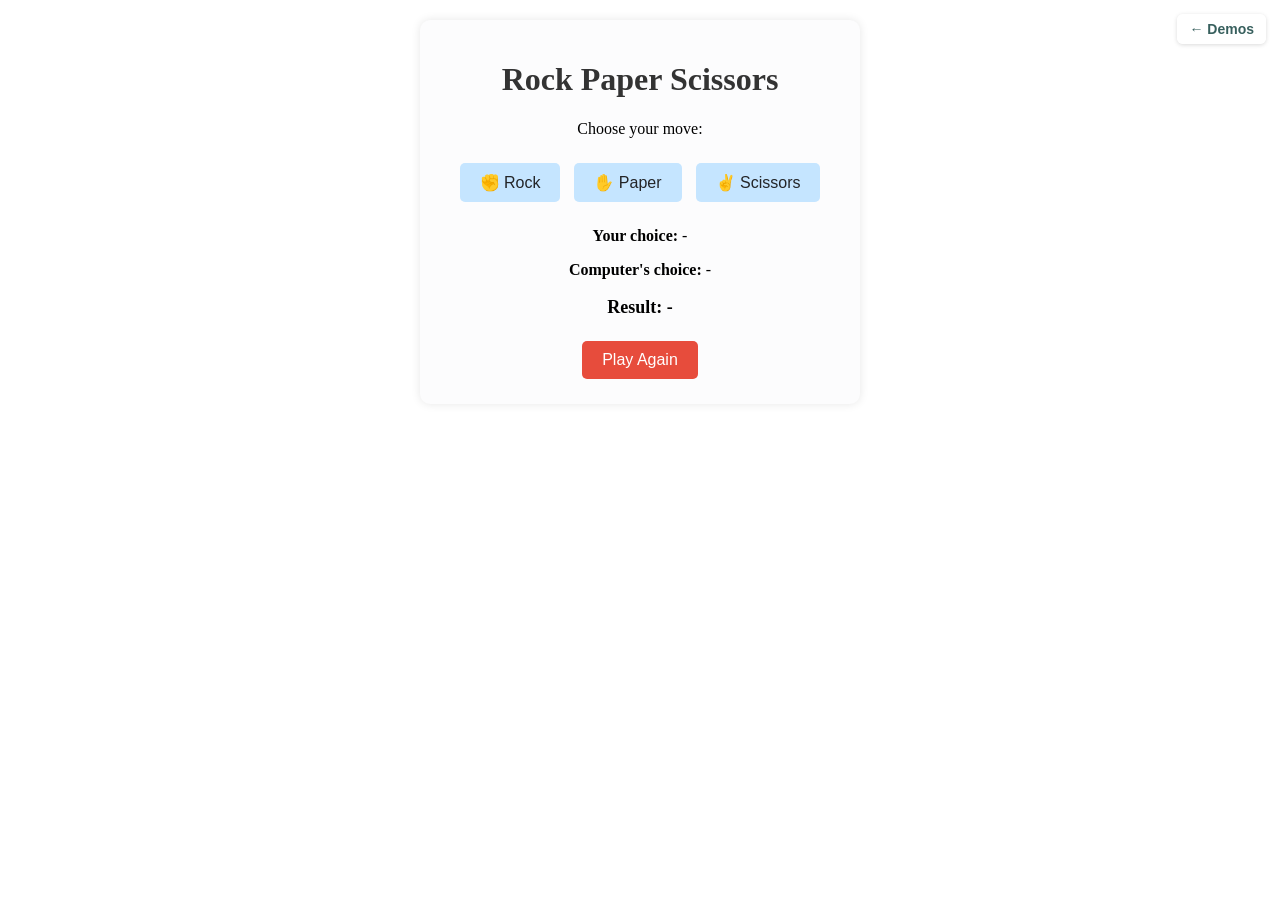
<file: demos/html/RPS.html>
<!DOCTYPE html>
<html lang="en">
    <head>
        <meta charset="UTF-8">
        <meta name="viewport" content="width=device-width, initial-scale=1.0">
        <title>Rock Paper Scissors</title>
        <link rel="stylesheet" href="../css/RPS.css">
    </head>

    <body>
    <a href="../../demos.html" style="position:fixed;top:14px;right:14px;z-index:99999;font:600 14px/1 Arial,Helvetica,sans-serif;color:#38605e;background:rgba(255,255,255,0.9);padding:8px 12px;border-radius:6px;text-decoration:none;box-shadow:0 1px 4px rgba(0,0,0,0.15);">← Demos</a>
        <div class="game-container">
            <h1>Rock Paper Scissors</h1>
            <p>Choose your move:</p>
            <div class="buttons">
                <button class="choice" id="rock">✊ Rock</button>
                <button class="choice" id="paper">✋ Paper</button>
                <button class="choice" id="scissors">✌️ Scissors</button>
            </div>
            <div class="result-container">
                <p><strong>Your choice:</strong> <span id="user-choice">-</span></p>
                <p><strong>Computer's choice:</strong> <span id="computer-choice">-</span></p>
                <p class="result"><strong>Result:</strong> <span id="result-text">-</span></p>
            </div>
            <button id="reset">Play Again</button>
        </div>


<!-- JavaScript -->
        <script src="../js/RPS.js"></script>
        
    </body>
</html>
</file>
<file: assets/css/site.css>
:root {
  color-scheme: light;
  --bg: #ffffff;
  --text: #161616;
  --muted: #6d6d6d;
  --line: #dedbd4;
  --surface: #f6f8f5;
  --surface-strong: #e8eef0;
  --accent: #38605e;
  --accent-2: #b04e3c;
  --max: 1800px;
  --gutter: 3rem;
}

* {
  box-sizing: border-box;
}

html {
  font-family: Arial, Helvetica, sans-serif;
  background: var(--bg);
  color: var(--text);
  letter-spacing: 0;
}

body {
  margin: 0;
  min-height: 100vh;
}

img {
  display: block;
  max-width: 100%;
}

a {
  color: inherit;
  text-decoration: none;
}

a:hover {
  color: var(--accent);
}

.skip-link {
  position: absolute;
  left: 1rem;
  top: 1rem;
  transform: translateY(-200%);
  background: var(--text);
  color: var(--bg);
  padding: 0.6rem 0.8rem;
  z-index: 20;
}

.skip-link:focus {
  transform: translateY(0);
}

.site-header {
  background: var(--surface);
  border-bottom: 1px solid var(--line);
  box-shadow: 0 1px 3px rgba(20, 20, 20, 0.04);
}

.site-header-inner {
  display: grid;
  grid-template-columns: 1fr auto 1fr;
  align-items: center;
  gap: 2rem;
  max-width: var(--max);
  margin: 0 auto;
  padding: 1.35rem var(--gutter);
}

.site-title {
  font-size: 2rem;
  font-weight: 700;
}

.site-nav,
.social-nav {
  display: flex;
  align-items: center;
  gap: 1.25rem;
  flex-wrap: wrap;
  font-size: 1.05rem;
}

.social-nav {
  justify-self: end;
  color: var(--muted);
  font-size: 0.82rem;
}

.social-nav a {
  display: inline-flex;
  align-items: center;
  justify-content: center;
  color: var(--muted);
}

.social-nav a:hover {
  color: var(--accent);
}

.social-nav svg {
  width: 22px;
  height: 22px;
  display: block;
}

.site-nav a[aria-current="page"] {
  color: var(--accent-2);
}

.page-shell {
  max-width: var(--max);
  margin: 0 auto;
  padding: 2rem var(--gutter) 5rem;
}

.page-shell.narrow {
  max-width: 1100px;
}

.intro-row {
  display: grid;
  grid-template-columns: minmax(12rem, 0.55fr) minmax(16rem, 1fr);
  gap: 2rem;
  align-items: end;
  margin-bottom: 2rem;
}

.intro-row h1 {
  margin: 0;
  font-size: 2.1rem;
  line-height: 1.1;
}

.intro-row p {
  margin: 0;
  max-width: 52rem;
  color: var(--muted);
  line-height: 1.6;
}

.project-grid {
  display: grid;
  grid-template-columns: repeat(3, minmax(0, 1fr));
  gap: 1.25rem;
}

.project-card {
  position: relative;
  display: block;
  overflow: hidden;
  aspect-ratio: 4 / 3;
  background: var(--surface);
  border-radius: 0;
}

.project-card img {
  width: 100%;
  height: 100%;
  object-fit: cover;
  transition: transform 220ms ease, filter 220ms ease;
}

.project-card span {
  position: absolute;
  left: 1.25rem;
  bottom: 1.25rem;
  z-index: 2;
  max-width: calc(100% - 2.5rem);
  color: var(--text);
  font-size: 1.45rem;
  font-weight: 700;
  line-height: 1.15;
  text-shadow: 0 0 8px rgba(255, 255, 255, 0.7);
  opacity: 0;
  transform: translateY(8px);
  transition: opacity 240ms ease, transform 240ms ease;
}

.project-card::after {
  content: "";
  position: absolute;
  inset: 0;
  z-index: 1;
  background: rgba(246, 248, 245, 0);
  transition: background 240ms ease;
  pointer-events: none;
}

.project-card:hover img {
  transform: scale(1.03);
  filter: brightness(1.08) saturate(0.96);
}

.project-card:hover::after {
  background: rgba(246, 248, 245, 0.5);
}

.project-card:hover span {
  opacity: 1;
  transform: none;
}

.project-card:focus-visible span {
  opacity: 1;
  transform: none;
}

.demo-card img {
  object-fit: contain;
  padding: 1.5rem;
}

.publication-grid {
  display: grid;
  grid-template-columns: repeat(3, minmax(0, 1fr));
  gap: 1.5rem;
}

.publication-card img {
  display: block;
  width: 100%;
  height: auto;
}

.publication-card p {
  margin: 1rem 0 0;
  font-size: 0.875rem;
  line-height: 1.7;
}

.text-link {
  display: inline-block;
  margin: 0 1.25rem 1.25rem;
  color: var(--accent);
  font-weight: 700;
}

.cv {
  max-width: 8.3in;
  margin: 0 auto;
  padding: 0 0.5in;
  font-family: "Times New Roman", Times, "Liberation Serif", Georgia, serif;
  font-size: 11pt;
  line-height: 1.3;
  color: #000;
}

.cv-header {
  text-align: center;
  margin-bottom: 1.4rem;
}

.cv-header h1 {
  margin: 0 0 0.3rem;
  font-size: 18pt;
  font-weight: 700;
  letter-spacing: 0.04em;
}

.cv-contact {
  margin: 0;
  font-size: 10.5pt;
  color: #000;
}

.cv-contact a {
  color: #000;
}

.cv-contact span {
  margin: 0 0.45rem;
  color: #555;
}

.cv-section {
  margin-bottom: 1.5rem;
}

.cv-section > h2 {
  margin: 0 0 0.55rem;
  padding-bottom: 0.15rem;
  font-size: 11pt;
  font-weight: 700;
  text-transform: uppercase;
  letter-spacing: 0.08em;
  border-bottom: 1px solid #000;
}

.cv-entry {
  margin-bottom: 0.9rem;
}

.cv-entry-head,
.cv-entry-sub {
  display: flex;
  justify-content: space-between;
  align-items: baseline;
  gap: 1.5rem;
}

.cv-org {
  font-weight: 700;
}

.cv-role {
  font-style: italic;
  font-weight: 400;
  color: #000;
}

.cv-loc,
.cv-date {
  color: #000;
  white-space: nowrap;
  text-align: right;
}

.cv-entry ul {
  margin: 0.35rem 0 0;
  padding-left: 1.1rem;
  line-height: 1.3;
}

.cv-entry li {
  margin-bottom: 0.18rem;
}

.cv-subentry {
  margin: 0.55rem 0 0 1.25rem;
}

.cv-project {
  margin: 0.5rem 0 0.15rem;
  font-weight: 700;
}

.cv-note {
  font-weight: 400;
  font-style: italic;
  color: #333;
}

.cv-skills {
  margin: 0;
}

.cv-skills > div {
  display: grid;
  grid-template-columns: 7rem 1fr;
  gap: 1rem;
  margin-bottom: 0.3rem;
}

.cv-skills dt {
  font-weight: 700;
}

.cv-skills dd {
  margin: 0;
}

.cv-actions {
  max-width: 60rem;
  margin: 0 auto 1.25rem;
  display: flex;
  justify-content: flex-end;
}

.btn-download {
  font: inherit;
  font-weight: 700;
  cursor: pointer;
  border: 1px solid var(--line);
  background: var(--surface);
  color: var(--text);
  padding: 0.55rem 1.1rem;
  border-radius: 4px;
  transition: border-color 160ms ease, color 160ms ease;
}

.btn-download:hover {
  border-color: var(--accent);
  color: var(--accent);
}

@media print {
  .site-header,
  .cv-actions,
  .skip-link {
    display: none !important;
  }

  body {
    background: #fff;
  }

  .page-shell {
    max-width: none;
    padding: 0;
  }

  .cv {
    max-width: none;
    padding: 0;
    font-size: 11pt;
    line-height: 1.22;
  }

  .cv-header {
    margin-bottom: 0.75rem;
  }

  .cv-header h1 {
    font-size: 17pt;
    margin-bottom: 0.15rem;
  }

  .cv-section {
    margin-bottom: 0.9rem;
  }

  .cv-section > h2 {
    margin-bottom: 0.35rem;
    break-after: avoid;
  }

  .cv-entry {
    margin-bottom: 0.55rem;
  }

  .cv-entry-head,
  .cv-entry-sub,
  .cv-project {
    break-inside: avoid;
    break-after: avoid;
  }

  .cv-entry ul {
    margin-top: 0.25rem;
    orphans: 2;
    widows: 2;
  }

  .cv-entry li {
    margin-bottom: 0.1rem;
    break-inside: avoid;
  }

  .cv-subentry {
    margin-top: 0.4rem;
  }

  .cv-contact a,
  .cv-entry a {
    color: #000;
    text-decoration: none;
  }

  @page {
    margin: 2cm;
  }
}

@media (max-width: 640px) {
  .cv-entry-head,
  .cv-entry-sub {
    flex-direction: column;
    gap: 0.1rem;
  }

  .cv-loc,
  .cv-date {
    text-align: left;
    white-space: normal;
  }

  .cv-skills > div {
    grid-template-columns: 1fr;
    gap: 0.15rem;
  }
}

.contact-layout {
  display: grid;
  grid-template-columns: minmax(0, 2.25fr) minmax(0, 1fr) minmax(0, 1.2fr);
  gap: 4rem;
  align-items: start;
}

.contact-banner {
  margin: 0 0 3rem;
}

.contact-banner img {
  display: block;
  width: 100%;
  height: auto;
}

.contact-portrait {
  margin: 0;
}

.contact-portrait img {
  width: 100%;
  height: auto;
}

.contact-accent {
  color: #3965b2;
  font-weight: 700;
}

.eyebrow {
  margin: 0 0 0.75rem;
  color: var(--accent-2);
  font-weight: 700;
}

.contact-copy h1 {
  margin: 0 0 2rem;
  font-size: 2.2rem;
}

.contact-copy p,
.contact-copy blockquote {
  max-width: 50rem;
  line-height: 1.7;
}

.contact-copy blockquote {
  margin: 0 0 1.75rem;
  font-style: italic;
  color: var(--text);
}

.contact-copy cite {
  display: block;
  margin-top: 0.75rem;
  color: var(--muted);
  font-style: italic;
}

.contact-panel {
  padding: 0;
}

.contact-panel h2 {
  margin: 1.25rem 0 0.6rem;
  font-size: 1rem;
}

.contact-panel h2:first-child {
  margin-top: 0;
}

.contact-panel p {
  margin: 0.35rem 0;
}

.contact-panel ul {
  margin: 0.5rem 0 0;
  padding-left: 1.1rem;
  line-height: 1.7;
}

.contact-panel h1 {
  margin: 0 0 1.5rem;
  font-size: 2rem;
  line-height: 1.1;
}

.back-link {
  display: inline-block;
  margin-bottom: 1.5rem;
  color: var(--accent);
  font-weight: 700;
}

.cs-head {
  max-width: 70rem;
  margin: 0 auto 2.5rem;
}

.cs-head h1 {
  margin: 0 0 0.5rem;
  font-size: 2.2rem;
  line-height: 1.12;
}

.project-kicker {
  margin: 0 0 1rem;
  color: var(--accent-2);
  font-weight: 700;
}

.project-meta {
  display: grid;
  gap: 0.75rem;
  margin: 1.5rem 0 0;
  padding: 1rem 0;
  border-top: 1px solid var(--line);
  border-bottom: 1px solid var(--line);
}

.project-meta div {
  display: grid;
  grid-template-columns: 7rem 1fr;
  gap: 1rem;
}

.project-meta dt {
  color: var(--muted);
}

.project-meta dd {
  margin: 0;
}

.cs-banner {
  margin: 0 calc(-1 * var(--gutter)) 2.5rem;
}

.cs-banner img {
  display: block;
  width: 100%;
  height: auto;
}

.cs-intro {
  display: grid;
  grid-template-columns: 1fr 1fr;
  gap: 3rem;
  max-width: 76rem;
  margin: 0 auto 2.75rem;
  align-items: start;
}

.cs-title {
  margin: 0 0 1rem;
  font-size: 2rem;
  line-height: 1.15;
}

.cs-accent {
  color: #779fe6;
}

.cs-intro .cs-subtitle {
  margin: 0 0 1.25rem;
  font-style: italic;
  font-weight: 700;
}

.cs-intro .cs-meta {
  margin: 0 0 0.5rem;
  line-height: 1.5;
}

.cs-intro-aside p {
  margin: 0 0 1rem;
  line-height: 1.7;
}

.cs-body {
  max-width: 76rem;
  margin: 0 auto;
}

.cs-body h2,
.cs-body h3 {
  margin: 2.5rem 0 1rem;
  font-size: 1.8rem;
  line-height: 1.2;
}

.cs-body h4 {
  margin: 1.75rem 0 0.6rem;
  font-size: 1.15rem;
}

.cs-body p {
  margin: 0 0 1.15rem;
  line-height: 1.75;
}

.cs-body blockquote {
  margin: 1.5rem 0;
  padding-left: 1.25rem;
  border-left: 3px solid var(--accent);
}

.cs-figure {
  margin: 1.75rem 0;
}

.cs-figure img {
  display: block;
  width: 100%;
  height: auto;
  background: var(--surface);
}

.cs-gallery {
  display: grid;
  grid-template-columns: 1fr;
  gap: 1.75rem;
  margin: 1.75rem 0;
}

.cs-gallery img {
  display: block;
  width: 100%;
  height: auto;
  background: var(--surface);
}

@media (max-width: 900px) {
  .cs-intro {
    grid-template-columns: 1fr;
    gap: 1.5rem;
  }
}

@media (max-width: 640px) {
  .cs-gallery {
    grid-template-columns: 1fr;
  }
}

.project-pagination {
  display: flex;
  justify-content: space-between;
  gap: 1rem;
  margin-top: 4rem;
  padding-top: 1.5rem;
  border-top: 1px solid var(--line);
}

.project-pagination a {
  color: var(--accent);
  font-weight: 700;
}

.missing-state {
  max-width: 42rem;
  padding: 2rem;
  background: var(--surface-strong);
}

@media (max-width: 1000px) {
  :root {
    --gutter: 1.5rem;
  }

  .site-header-inner {
    grid-template-columns: 1fr;
    gap: 1rem;
  }

  .project-grid {
    grid-template-columns: repeat(2, minmax(0, 1fr));
  }

  .publication-grid,
  .contact-layout {
    grid-template-columns: 1fr;
  }
}

@media (max-width: 640px) {
  .site-nav,
  .social-nav {
    gap: 0.8rem;
  }

  .project-grid {
    grid-template-columns: 1fr;
  }

  .intro-row {
    grid-template-columns: 1fr;
  }

  .page-shell {
    padding-top: 1rem;
  }

  .project-meta div {
    grid-template-columns: 1fr;
    gap: 0.15rem;
  }

  .project-pagination {
    flex-direction: column;
  }
}
</file>
<file: assets/css/blog.css>
/* Blogs tab: index cards + bilingual post pages. Builds on site.css tokens. */

:root {
  --blog-text: #1f2a30;
  --blog-muted: #66727a;
  --blog-tint: #eef4f2;
  --blog-col: 46rem;
  --font-zh: -apple-system, BlinkMacSystemFont, "PingFang SC", "Hiragino Sans GB", "Microsoft YaHei", "Noto Sans SC", "Segoe UI", Arial, sans-serif;
  --font-en: -apple-system, BlinkMacSystemFont, "Segoe UI", Arial, Helvetica, sans-serif;
}

/* ---------- language switching ---------- */

html[data-lang="zh"] [data-lang="en"],
html[data-lang="en"] [data-lang="zh"] {
  display: none !important;
}

[lang="zh-CN"] {
  font-family: var(--font-zh);
}

.lang-switch {
  display: inline-flex;
  flex: none;
  padding: 3px;
  border: 1px solid var(--line);
  border-radius: 999px;
  background: var(--surface);
}

.lang-switch button {
  font: inherit;
  font-size: 0.86rem;
  font-weight: 700;
  min-width: 3.2rem;
  padding: 0.38rem 0.85rem;
  border: 0;
  border-radius: 999px;
  background: transparent;
  color: var(--muted);
  cursor: pointer;
  transition: background 160ms ease, color 160ms ease;
}

.lang-switch button:hover {
  color: var(--accent);
}

html[data-lang="zh"] .lang-switch [data-set-lang="zh"],
html[data-lang="en"] .lang-switch [data-set-lang="en"] {
  background: var(--accent);
  color: #fff;
}

/* ---------- index ---------- */

.blog-intro {
  display: flex;
  justify-content: space-between;
  align-items: flex-end;
  gap: 2rem;
  margin-bottom: 2.25rem;
}

.blog-intro h1 {
  margin: 0 0 0.6rem;
  font-size: 2.1rem;
  line-height: 1.1;
}

.blog-intro p {
  margin: 0;
  max-width: 44rem;
  color: var(--muted);
  line-height: 1.6;
}

.blog-list {
  display: grid;
  grid-template-columns: repeat(2, minmax(0, 1fr));
  gap: 2.25rem 2rem;
}

.blog-card {
  display: flex;
  flex-direction: column;
  color: var(--blog-text);
}

.blog-card-cover {
  overflow: hidden;
  aspect-ratio: 2.35 / 1;
  background: var(--surface);
  border: 1px solid var(--line);
}

.blog-card-cover img {
  width: 100%;
  height: 100%;
  object-fit: cover;
  transition: transform 260ms ease;
}

.blog-card:hover .blog-card-cover img {
  transform: scale(1.025);
}

.blog-card-text {
  padding-top: 1rem;
}

.blog-card h2 {
  margin: 0.35rem 0 0.55rem;
  font-size: 1.45rem;
  line-height: 1.3;
}

.blog-card:hover h2 {
  color: var(--accent);
}

.blog-card-dek {
  margin: 0 0 0.6rem;
  color: var(--blog-muted);
  line-height: 1.65;
}

/* ---------- shared bits ---------- */

.post-kicker {
  margin: 0;
  color: var(--accent-2);
  font-size: 0.86rem;
  font-weight: 700;
  letter-spacing: 0.02em;
}

.post-meta {
  margin: 0;
  color: var(--muted);
  font-size: 0.88rem;
}

/* ---------- post page ---------- */

.blog-shell {
  max-width: 1320px;
}

.post-topbar {
  display: flex;
  justify-content: space-between;
  align-items: center;
  gap: 1rem;
  margin-bottom: 1.5rem;
}

.post-topbar .back-link {
  margin: 0;
}

.post-hero {
  margin-bottom: 3rem;
}

.post-cover {
  margin: 0 0 2rem;
  border: 1px solid var(--line);
  background: var(--surface);
}

.post-cover img {
  width: 100%;
  height: auto;
}

.post-hero-text {
  max-width: var(--blog-col);
  margin: 0 auto;
}

.post-hero h1 {
  margin: 0.5rem 0 0.9rem;
  font-size: clamp(1.9rem, 3.4vw, 2.6rem);
  line-height: 1.22;
  color: var(--blog-text);
}

.post-dek {
  margin: 0 0 1rem;
  font-size: 1.12rem;
  line-height: 1.7;
  color: var(--blog-muted);
}

.post-links {
  display: flex;
  flex-wrap: wrap;
  gap: 0.6rem;
  margin: 1.1rem 0 0;
}

.post-link-btn {
  padding: 0.45rem 0.9rem;
  border: 1px solid var(--line);
  border-radius: 4px;
  font-size: 0.9rem;
  font-weight: 700;
  color: var(--accent);
}

.post-link-btn:hover {
  border-color: var(--accent);
}

.post-layout {
  display: grid;
  grid-template-columns: minmax(0, 1fr) minmax(0, var(--blog-col)) minmax(0, 1fr);
  gap: 3rem;
  align-items: start;
}

.post-main {
  grid-column: 2;
  min-width: 0;
}

.post-toc {
  grid-column: 1;
  position: sticky;
  top: 1.5rem;
  justify-self: end;
  width: 100%;
  max-width: 15rem;
  font-size: 0.88rem;
  line-height: 1.45;
}

.post-toc-title {
  margin: 0 0 0.75rem;
  color: var(--muted);
  font-size: 0.78rem;
  font-weight: 700;
  letter-spacing: 0.08em;
  text-transform: uppercase;
}

.post-toc ol {
  margin: 0;
  padding: 0;
  list-style: none;
  border-left: 1px solid var(--line);
}

.post-toc a {
  display: block;
  margin-left: -1px;
  padding: 0.32rem 0 0.32rem 0.9rem;
  border-left: 2px solid transparent;
  color: var(--muted);
}

.post-toc a:hover {
  color: var(--accent);
}

.post-toc a.is-active {
  border-left-color: var(--accent);
  color: var(--blog-text);
  font-weight: 700;
}

/* ---------- article typography ---------- */

.post-body {
  color: var(--blog-text);
  font-size: 1.06rem;
}

.post-body[lang="en"] {
  font-family: var(--font-en);
  line-height: 1.75;
}

.post-body[lang="zh-CN"] {
  line-height: 1.95;
  letter-spacing: 0.01em;
}

.post-body p {
  margin: 0 0 1.25em;
}

.post-body h2 {
  display: flex;
  align-items: baseline;
  gap: 0.7rem;
  margin: 2.6em 0 0.9em;
  padding-bottom: 0.5rem;
  border-bottom: 1px solid var(--line);
  font-size: 1.5rem;
  line-height: 1.35;
  scroll-margin-top: 1.5rem;
}

.post-body h3 {
  margin: 2.2em 0 0.8em;
  font-size: 1.15rem;
}

.sec-num {
  flex: none;
  color: var(--accent-2);
  font-size: 0.95rem;
  font-weight: 700;
  font-variant-numeric: tabular-nums;
}

.post-body strong {
  font-weight: 700;
  color: #111;
}

.post-body a {
  color: var(--accent);
  text-decoration: underline;
  text-decoration-color: rgba(56, 96, 94, 0.35);
  text-underline-offset: 0.18em;
  overflow-wrap: anywhere;
}

.post-body a:hover {
  text-decoration-color: currentColor;
}

.post-body ul,
.post-body ol {
  margin: 0 0 1.25em;
  padding-left: 1.3rem;
}

.post-body li {
  margin-bottom: 0.35em;
}

.post-figure {
  margin: 2em 0 2.2em;
}

.post-figure img {
  width: 100%;
  height: auto;
  border: 1px solid var(--line);
  border-radius: 4px;
  background: var(--surface);
  cursor: zoom-in;
}

.post-figure figcaption {
  margin-top: 0.7rem;
  color: var(--blog-muted);
  font-size: 0.88rem;
  line-height: 1.6;
  text-align: center;
}

.post-note {
  margin: 1.8em 0;
  padding: 1rem 1.25rem;
  border-left: 3px solid var(--accent);
  background: var(--blog-tint);
}

.post-note p:last-child,
.post-card p:last-child,
.post-prompt-body p:last-child {
  margin-bottom: 0;
}

.post-card {
  margin: 1em 0;
  padding: 1rem 1.25rem;
  border: 1px solid var(--line);
  border-radius: 4px;
}

.post-card p:first-child {
  margin-bottom: 0.3em;
}

.post-prompt {
  margin: 1.6em 0;
  padding: 0.9rem 1.2rem 1rem;
  border: 1px solid var(--line);
  border-radius: 4px;
  background: var(--surface);
}

.post-prompt-label {
  margin-bottom: 0.35rem;
  color: var(--muted);
  font-size: 0.76rem;
  font-weight: 700;
  letter-spacing: 0.06em;
  text-transform: uppercase;
}

.post-prompt-label::before {
  content: "\203A_ ";
  color: var(--accent-2);
}

.post-prompt-body {
  font-family: ui-monospace, SFMono-Regular, Consolas, "Microsoft YaHei", monospace;
  font-size: 0.95rem;
  line-height: 1.7;
  overflow-wrap: anywhere;
}

/* ---------- series navigation ---------- */

.post-series {
  display: grid;
  grid-template-columns: 1fr 1fr;
  gap: 1rem;
  margin-top: 3.5rem;
  padding-top: 1.5rem;
  border-top: 1px solid var(--line);
}

.post-series a {
  display: block;
  padding: 1rem 1.2rem;
  border: 1px solid var(--line);
  border-radius: 4px;
  font-weight: 700;
  line-height: 1.45;
}

.post-series a:hover {
  border-color: var(--accent);
}

.post-series small {
  display: block;
  margin-bottom: 0.3rem;
  color: var(--muted);
  font-size: 0.78rem;
  font-weight: 400;
}

.post-series-next {
  grid-column: 2;
  text-align: right;
}

/* ---------- lightbox ---------- */

.blog-lightbox {
  position: fixed;
  inset: 0;
  z-index: 50;
  display: flex;
  align-items: center;
  justify-content: center;
  padding: 2rem;
  background: rgba(14, 18, 20, 0.88);
  cursor: zoom-out;
}

.blog-lightbox img {
  max-width: 100%;
  max-height: 100%;
  width: auto;
  height: auto;
  background: #fff;
}

/* ---------- responsive ---------- */

@media (max-width: 1180px) {
  .post-layout {
    grid-template-columns: minmax(0, 1fr);
  }

  .post-main {
    grid-column: 1;
    max-width: var(--blog-col);
    margin: 0 auto;
    width: 100%;
  }

  .post-toc {
    display: none;
  }
}

@media (max-width: 760px) {
  .blog-list {
    grid-template-columns: 1fr;
  }

  .blog-intro {
    flex-direction: column;
    align-items: flex-start;
    gap: 1.25rem;
  }

  .post-cover {
    margin-left: calc(-1 * var(--gutter));
    margin-right: calc(-1 * var(--gutter));
    border-left: 0;
    border-right: 0;
  }

  .post-body {
    font-size: 1rem;
  }

  .post-body h2 {
    font-size: 1.3rem;
  }

  .post-series {
    grid-template-columns: 1fr;
  }

  .post-series-next {
    grid-column: 1;
  }
}
</file>
<file: assets/css/gh-plugins.css>
.plugins-shell {
  max-width: 1100px;
}

.plugins-intro {
  display: flex;
  align-items: center;
  justify-content: space-between;
  gap: 1.5rem;
  margin-bottom: 2rem;
}

.plugins-intro h1 {
  margin: 0;
  font-size: 2.1rem;
  line-height: 1.2;
}

.plugin-list {
  border-top: 1px solid var(--line);
}

.plugin {
  border-bottom: 1px solid var(--line);
}

.plugin-summary {
  display: grid;
  grid-template-columns: 32px minmax(0, 1fr) 12px;
  align-items: center;
  gap: 1.25rem;
  padding: 1.5rem 0;
  cursor: pointer;
  list-style: none;
}

.plugin-summary::-webkit-details-marker {
  display: none;
}

.plugin-icon {
  width: 32px;
  height: 32px;
  object-fit: contain;
  image-rendering: pixelated;
}

.plugin-name {
  display: block;
  font-size: 1.3rem;
  font-weight: 700;
  line-height: 1.3;
}

.plugin-teaser {
  display: block;
  margin-top: 0.35rem;
  color: var(--muted);
  line-height: 1.6;
}

.plugin-chevron {
  width: 8px;
  height: 8px;
  border-right: 1.5px solid var(--accent);
  border-bottom: 1.5px solid var(--accent);
  transform: rotate(45deg);
}

.plugin[open] .plugin-chevron {
  transform: rotate(225deg);
}

.plugin-summary:hover .plugin-name,
.plugin[open] .plugin-name {
  color: var(--accent);
}

.plugin-summary:focus-visible {
  outline: 2px solid var(--accent);
  outline-offset: 5px;
}

.plugin-panel {
  padding: 0 0 2rem 3.25rem;
}

.plugin-description p {
  max-width: 52rem;
  margin: 0 0 1rem;
  line-height: 1.85;
}

.plugin-actions {
  margin: 0 0 1.75rem;
}

.plugin-link {
  color: var(--accent);
  font-size: 0.9rem;
  text-decoration: underline;
  text-underline-offset: 0.2em;
}

.plugin-gallery {
  display: grid;
  grid-template-columns: repeat(2, minmax(0, 1fr));
  align-items: start;
  gap: 1.5rem;
}

.plugin-gallery .post-figure {
  min-width: 0;
  margin: 0;
}

.plugin-gallery img {
  width: 100%;
  height: auto;
  aspect-ratio: 4 / 3;
  object-fit: contain;
}

.plugin-gallery figcaption {
  margin-top: 0.5rem;
  font-size: 0.82rem;
  line-height: 1.6;
}

@media (max-width: 600px) {
  .plugins-intro h1 {
    font-size: 1.75rem;
  }

  .plugin-summary {
    gap: 1rem;
  }

  .plugin-panel {
    padding-left: 0;
  }

  .plugin-gallery {
    grid-template-columns: 1fr;
    gap: 1.25rem;
  }
}
</file>
<file: demos/css/RPS.css>
body {
    font-family: "Inter";
    text-align: center;
    background-color: #ffffff;
    margin: 0;
    padding: 20px;
}

.game-container {
    background: rgb(252, 252, 253);
    max-width: 400px;
    margin: auto;
    padding: 20px;
    border-radius: 10px;
    box-shadow: 0 0 10px rgba(0, 0, 0, 0.1);
}

h1 {
    color: #333;
}

.buttons {
    margin: 20px 0;
}

button {
    font-size: 16px;
    padding: 10px 20px;
    margin: 5px;
    border: none;
    cursor: pointer;
    border-radius: 5px;
}

.choice {
    background-color: #c5e5ff;
    color: rgb(35, 36, 39);
}

.choice:hover {
    background-color:rgb(65, 132, 203);
}

#reset {
    background-color: #e74c3c;
    color: white;
}

#reset:hover {
    background-color: #c0392b;
}

.result-container {
    margin-top: 20px;
}

.result {
    font-size: 18px;
    font-weight: bold;
}

.home-container {
    background: rgb(220, 220, 220);
    max-width: 70px;
    margin: 20px auto;
    padding: 10px;
    border-radius: 10px;
    box-shadow: 0 0 10px rgba(0, 0, 0, 0.1);
}

.home-container a {
    color: #333;
    text-decoration: none;
}
</file>
